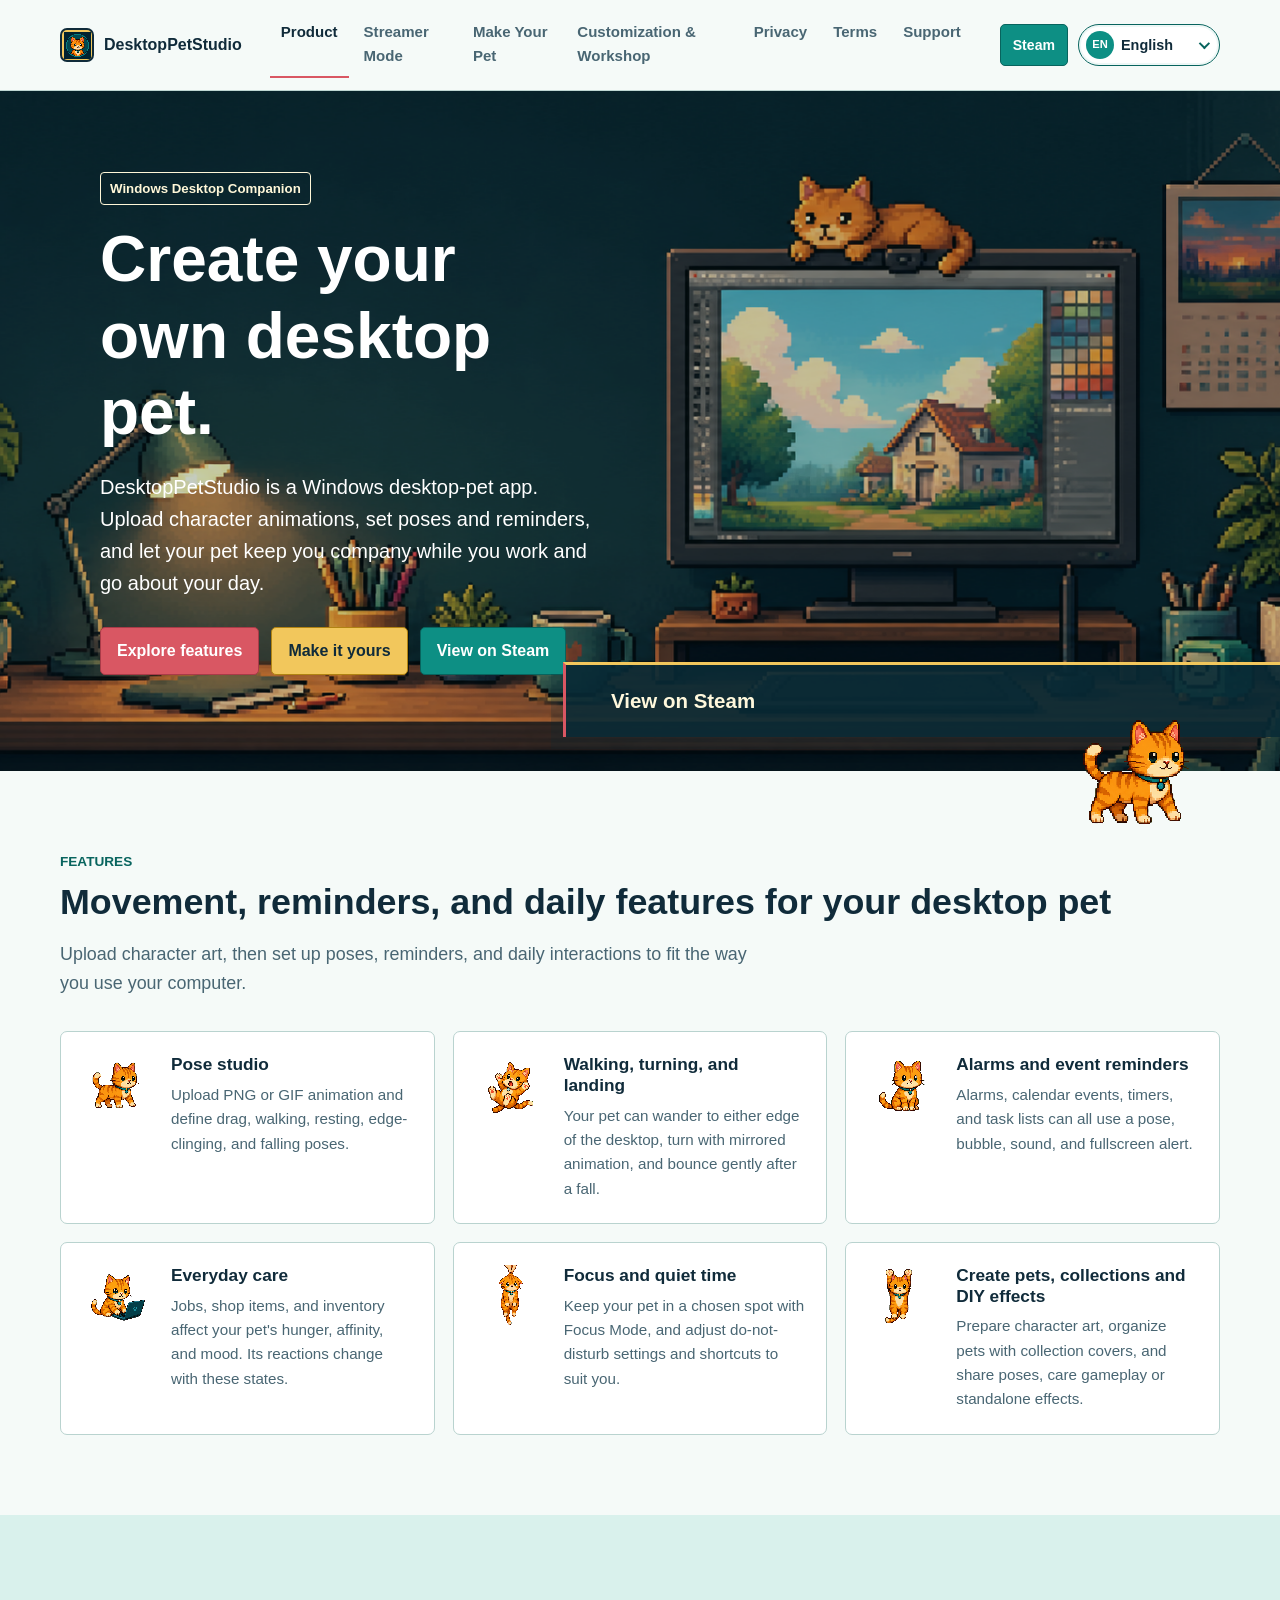
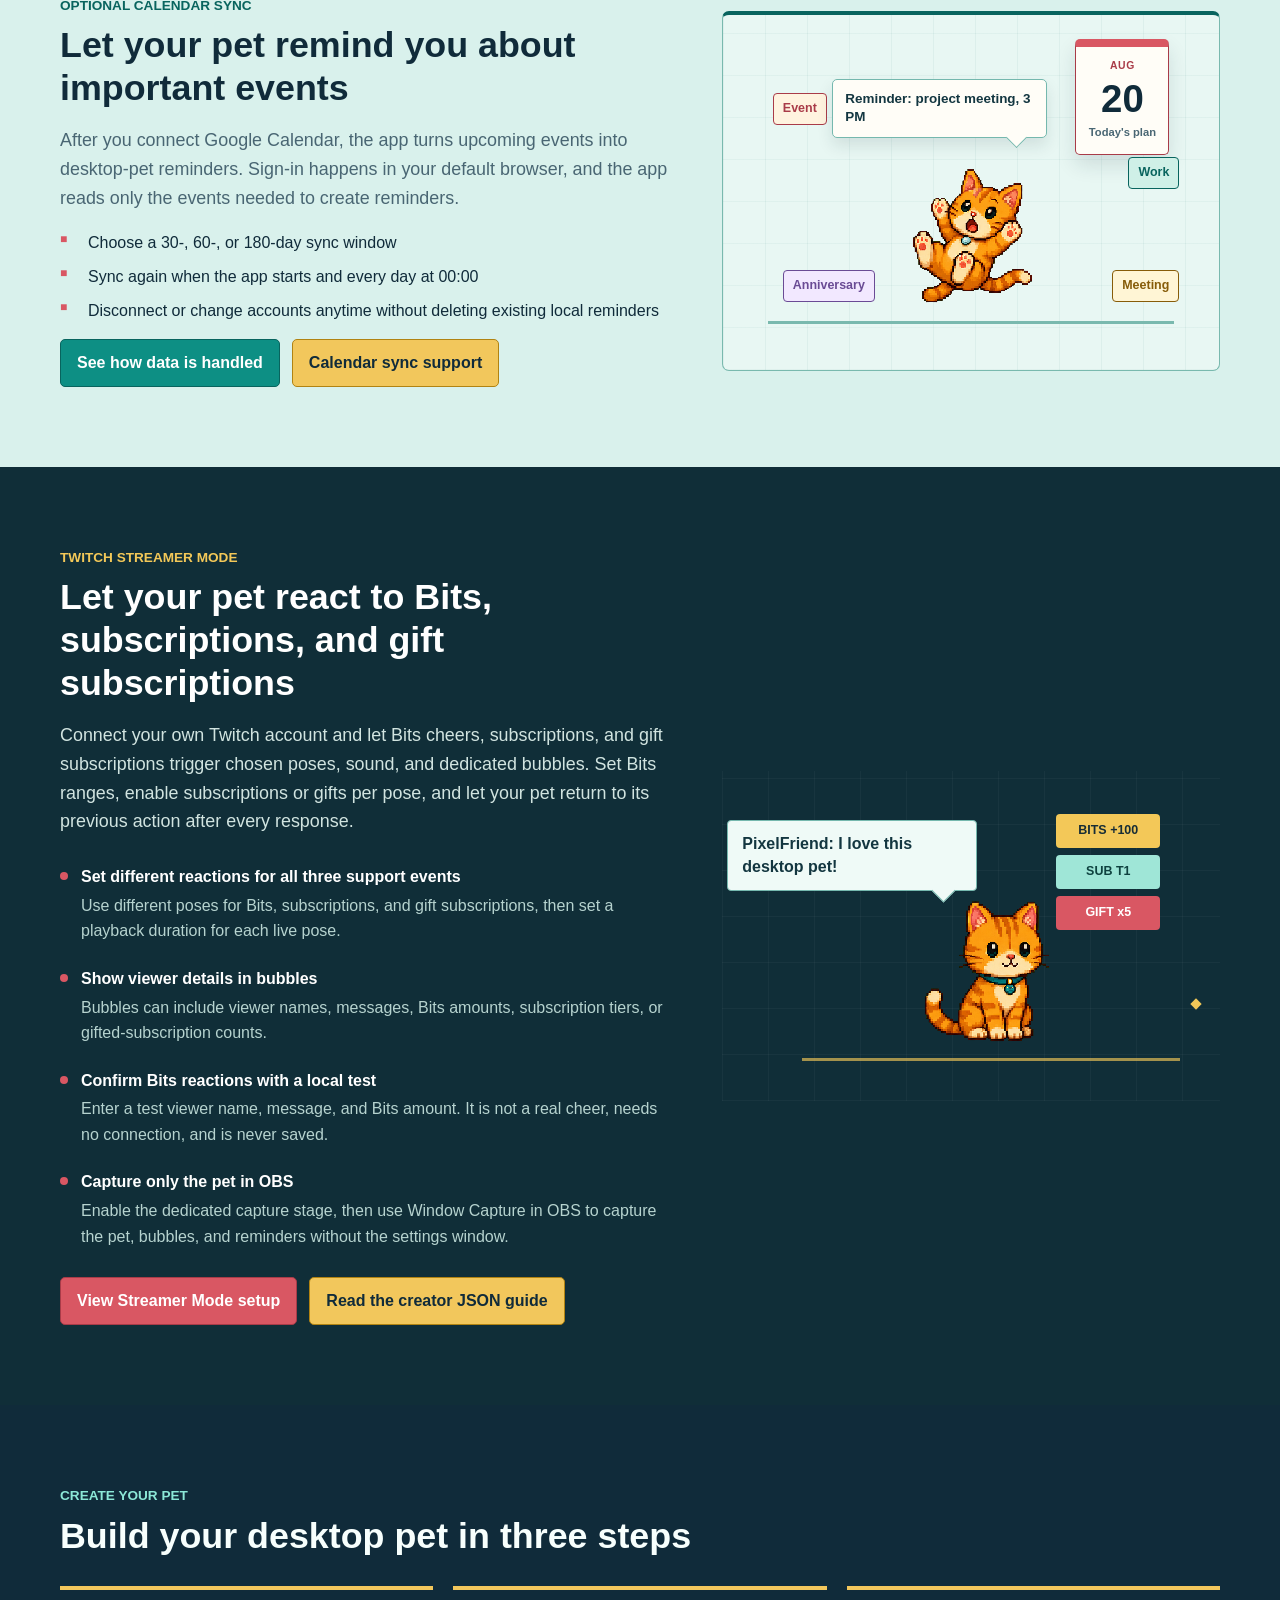
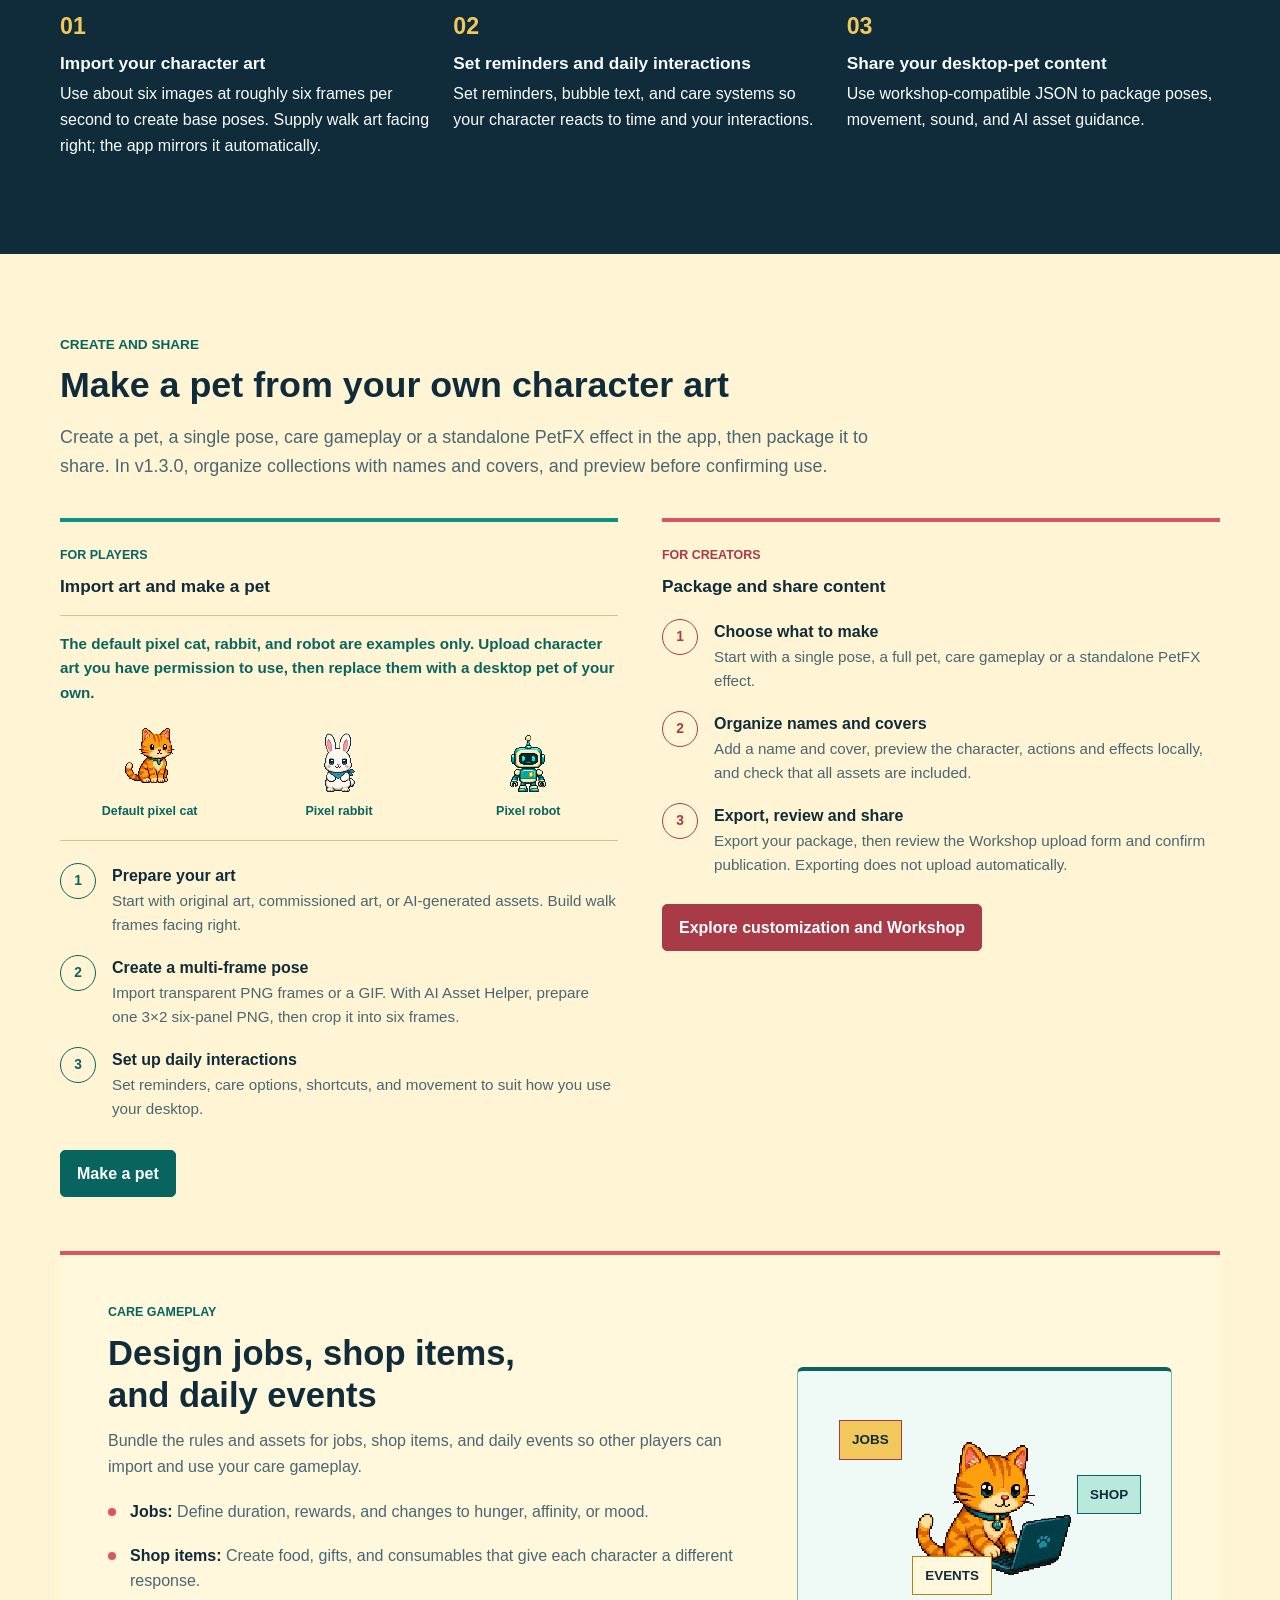
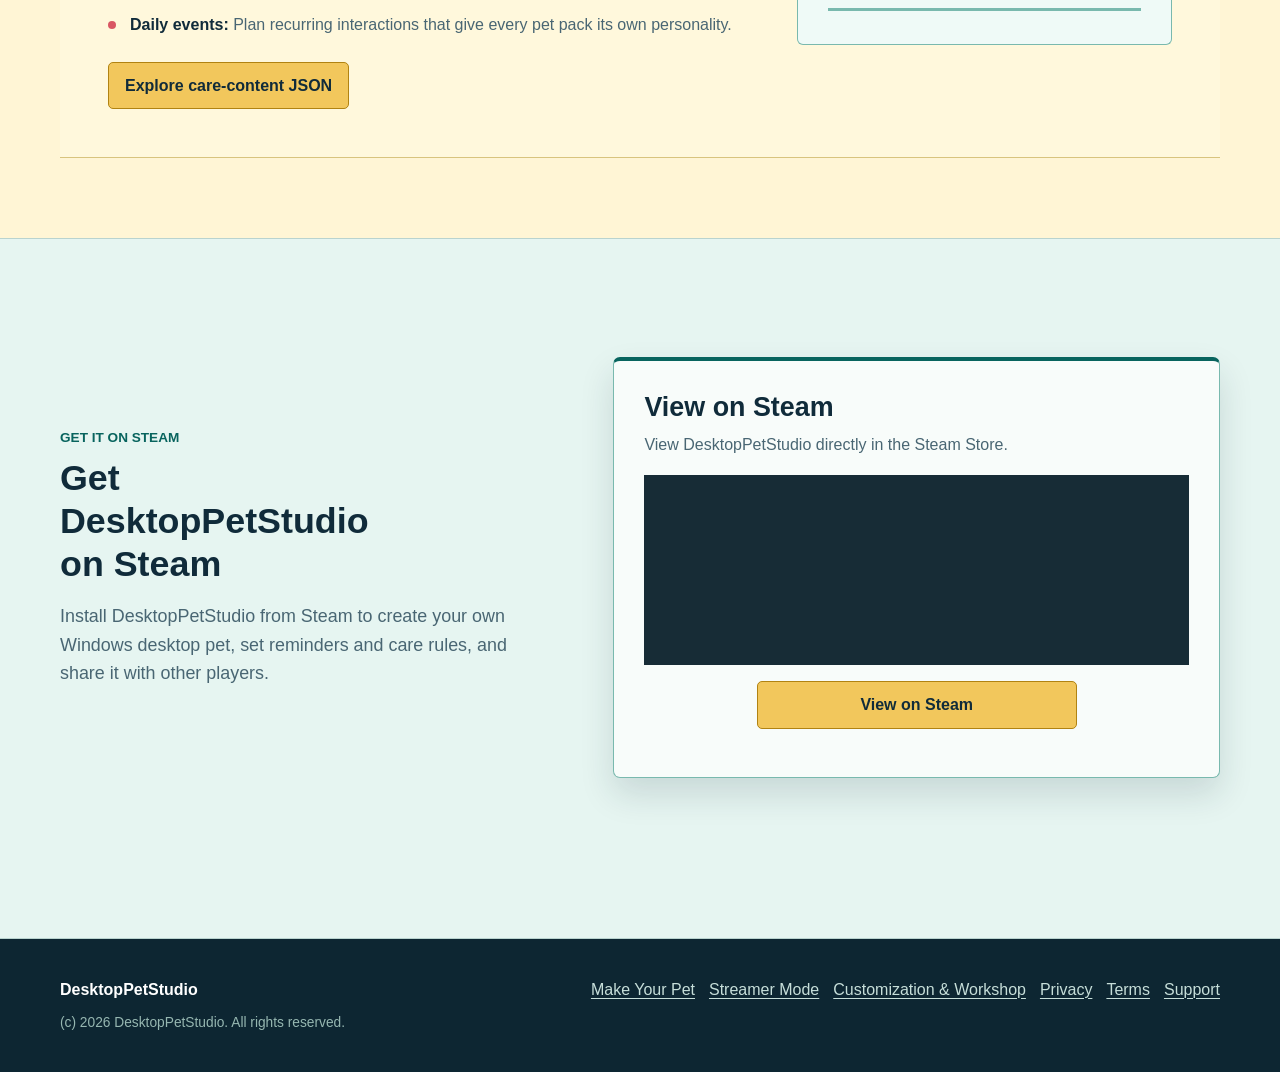
<file: index.html>
<!doctype html>
<html lang="zh-Hant">
<head>
  <meta charset="utf-8">
  <!-- Google tag (gtag.js) -->
  <script async src="https://www.googletagmanager.com/gtag/js?id=G-77XW5XVXXJ"></script>
  <script>
    window.dataLayer = window.dataLayer || [];
    function gtag(){dataLayer.push(arguments);}
    gtag('js', new Date());
    gtag('config', 'G-77XW5XVXXJ');
  </script>
  <meta name="viewport" content="width=device-width, initial-scale=1">
  <meta name="description" content="DesktopPetStudio 是 Windows 桌面寵物應用程式，可自訂姿勢動畫、設定提醒與照顧玩法，並讓 Twitch Bits、訂閱、贈送訂閱觸發直播互動。創作者也能分享工作、商城與日常事件玩法。">
  <meta name="theme-color" content="#0d8f84">
  <meta name="robots" content="index, follow">
  <meta property="og:type" content="website">
  <meta property="og:site_name" content="DesktopPetStudio">
  <meta property="og:locale" content="zh_TW">
  <meta property="og:locale:alternate" content="zh_CN">
  <meta property="og:locale:alternate" content="en_US">
  <meta property="og:title" content="DesktopPetStudio | 自訂你的桌面寵物">
  <meta property="og:description" content="用自己的角色素材建立姿勢動畫、提醒與日常互動；也能用 Twitch Bits、訂閱與贈送訂閱觸發桌寵反應，並在 OBS 單獨擷取桌寵與氣泡。">
  <meta property="og:url" content="https://www.desktoppetstudio.com/">
  <meta property="og:image" content="https://www.desktoppetstudio.com/assets/images/hero-pixel-studio.png">
  <meta property="og:image:alt" content="DesktopPetStudio customizable Windows desktop pet studio">
  <meta name="twitter:card" content="summary_large_image">
  <meta name="twitter:title" content="DesktopPetStudio | 自訂你的桌面寵物">
  <meta name="twitter:description" content="用自己的角色素材建立姿勢動畫、提醒與日常互動；也能用 Twitch Bits、訂閱與贈送訂閱觸發桌寵反應，並在 OBS 單獨擷取桌寵與氣泡。">
  <meta name="twitter:image" content="https://www.desktoppetstudio.com/assets/images/hero-pixel-studio.png">
  <meta name="twitter:image:alt" content="DesktopPetStudio customizable Windows desktop pet studio">
  <link rel="canonical" href="https://www.desktoppetstudio.com/">
  <meta name="application-name" content="DesktopPetStudio">
  <link rel="preload" as="image" href="assets/images/hero-pixel-studio-wide.png" fetchpriority="high">
  <title>DesktopPetStudio | 自訂你的桌面寵物</title>
  <link rel="icon" href="assets/images/app-icon.png" type="image/png">
  <link rel="stylesheet" href="assets/css/site.css?v=20261029-01">
  <script src="site.config.js"></script>
  <script src="assets/js/site.js?v=20261028-01" defer></script>
  <script type="application/ld+json">
  {
    "@context": "https://schema.org",
    "@graph": [
      {
        "@type": "WebSite",
        "@id": "https://www.desktoppetstudio.com/#website",
        "name": "DesktopPetStudio",
        "url": "https://www.desktoppetstudio.com/",
        "inLanguage": ["zh-Hant", "zh-Hans", "en"]
      },
      {
        "@type": "SoftwareApplication",
        "@id": "https://www.desktoppetstudio.com/#software",
        "name": "DesktopPetStudio",
        "applicationCategory": "UtilitiesApplication",
        "operatingSystem": "Windows",
        "description": "A customizable Windows desktop-pet creation and reminder application with multi-frame poses, care features, Twitch Bits, subscriptions, and gift subscription reactions, OBS pet capture, and Workshop creator content.",
        "url": "https://www.desktoppetstudio.com/",
        "image": "https://www.desktoppetstudio.com/assets/images/hero-pixel-studio.png",
        "isPartOf": { "@id": "https://www.desktoppetstudio.com/#website" },
        "inLanguage": ["zh-Hant", "zh-Hans", "en"]
      }
    ]
  }
  </script>
</head>
<body class="home-page">
  <a class="skip-link" href="#main" data-i18n="skip">跳至主要內容</a>
  <header class="site-header">
    <a class="brand" href="index.html" aria-label="DesktopPetStudio home">
      <span class="brand-mark"><img src="assets/images/app-icon.png" alt=""></span>
      <span>DesktopPetStudio</span>
    </a>
    <nav class="main-nav" id="primary-nav" aria-label="Primary navigation">
      <a href="index.html" aria-current="page" data-i18n="product">產品介紹</a>
      <a href="streamer-mode.html" data-i18n="streamer">實況模式</a>
      <a href="make-your-pet.html" data-i18n="createPet">製作專屬桌寵</a>
      <a href="creator-json.html" data-i18n="workshop">自訂與工作坊</a>
      <a href="privacy.html" data-i18n="privacy">隱私權政策</a>
      <a href="terms.html" data-i18n="terms">使用條款</a>
      <a href="support.html" data-i18n="support">支援資訊</a>
    </nav>
    <div class="header-actions">
      <a class="header-download" href="https://store.steampowered.com/app/5069160/__DesktopPetStudio/" target="_blank" rel="noopener noreferrer" data-i18n="download">Steam</a>
      <label class="sr-only" for="language" data-i18n="language">語言</label>
      <select class="language-select" id="language" aria-label="Language">
        <option value="zh-Hant">繁體中文</option>
        <option value="zh-Hans">简体中文</option>
        <option value="en">English</option>
      </select>
      <button class="menu-toggle" type="button" aria-controls="primary-nav" aria-expanded="false" aria-label="開啟導覽選單" data-i18n-aria="menu">&#8801;</button>
    </div>
  </header>

  <main id="main">
    <section class="hero">
      <div class="hero-content" data-lang-content="zh-Hant">
        <span class="eyebrow">Windows Desktop Companion</span>
        <h1>做出專屬於你的桌面寵物。</h1>
        <p class="hero-copy">DesktopPetStudio 是 Windows 桌面寵物應用程式。上傳角色動畫、設定動作與提醒，讓桌寵陪你工作和生活。</p>
        <div class="hero-actions"><a class="button button-primary" href="#features">探索功能</a><a class="button button-secondary" href="#workshop">打造你的桌寵</a><a class="button button-steam" href="https://store.steampowered.com/app/5069160/__DesktopPetStudio/" target="_blank" rel="noopener noreferrer">前往 Steam</a></div>
      </div>
      <div class="hero-content" data-lang-content="zh-Hans" hidden>
        <span class="eyebrow">Windows Desktop Companion</span>
        <h1>做出专属于你的桌面宠物。</h1>
        <p class="hero-copy">DesktopPetStudio 是 Windows 桌面宠物应用程序。上传角色动画、设置动作与提醒，让桌宠陪你工作和生活。</p>
        <div class="hero-actions"><a class="button button-primary" href="#features">探索功能</a><a class="button button-secondary" href="#workshop">打造你的桌宠</a><a class="button button-steam" href="https://store.steampowered.com/app/5069160/__DesktopPetStudio/" target="_blank" rel="noopener noreferrer">前往 Steam</a></div>
      </div>
      <div class="hero-content" data-lang-content="en" hidden>
        <span class="eyebrow">Windows Desktop Companion</span>
        <h1>Create your own desktop pet.</h1>
        <p class="hero-copy">DesktopPetStudio is a Windows desktop-pet app. Upload character animations, set poses and reminders, and let your pet keep you company while you work and go about your day.</p>
        <div class="hero-actions"><a class="button button-primary" href="#features">Explore features</a><a class="button button-secondary" href="#workshop">Make it yours</a><a class="button button-steam" href="https://store.steampowered.com/app/5069160/__DesktopPetStudio/" target="_blank" rel="noopener noreferrer">View on Steam</a></div>
      </div>
      <a class="hero-launch-strip" href="https://store.steampowered.com/app/5069160/__DesktopPetStudio/" target="_blank" rel="noopener noreferrer" aria-label="View DesktopPetStudio on Steam">
        <span class="hero-launch-date" data-launch-state data-lang-content="zh-Hant">Steam 預計發行日期：09 / 08</span>
        <span class="hero-launch-date" data-launch-state data-lang-content="zh-Hans" hidden>Steam 预计发行日期：09 / 08</span>
        <span class="hero-launch-date" data-launch-state data-lang-content="en" hidden>Planned Steam release: 09 / 08</span>
        <span class="hero-launch-discount" data-lang-content="zh-Hant">首發 -30% 優惠</span>
        <span class="hero-launch-discount" data-lang-content="zh-Hans" hidden>首发 -30% 优惠</span>
        <span class="hero-launch-discount" data-lang-content="en" hidden>Launch -30% Off</span>
      </a>
    </section>

    <div class="hero-pet" aria-hidden="true">
      <span class="hero-pixel hero-pixel-one"></span>
      <span class="hero-pixel hero-pixel-two"></span>
      <span class="hero-pixel hero-pixel-three"></span>
      <span class="hero-pixel hero-pixel-four"></span>
      <div class="hero-pet-stage">
        <img class="hero-pet-frame hero-pet-frame-01" src="assets/images/hero-walk/walk_01.png" alt="">
        <img class="hero-pet-frame hero-pet-frame-02" src="assets/images/hero-walk/walk_02.png" alt="">
        <img class="hero-pet-frame hero-pet-frame-03" src="assets/images/hero-walk/walk_03.png" alt="">
        <img class="hero-pet-frame hero-pet-frame-04" src="assets/images/hero-walk/walk_04.png" alt="">
        <img class="hero-pet-frame hero-pet-frame-05" src="assets/images/hero-walk/walk_05.png" alt="">
        <img class="hero-pet-frame hero-pet-frame-06" src="assets/images/hero-walk/walk_06.png" alt="">
      </div>
    </div>

    <section class="section" id="features">
      <div class="section-inner" data-lang-content="zh-Hant">
        <p class="section-kicker">FEATURES</p>
        <h2>桌寵需要的動作、提醒與日常功能</h2>
        <p class="lead">上傳角色素材後，就能設定動作、提醒和日常互動，讓桌寵配合你的使用習慣。</p>
        <div class="feature-grid">
          <article class="feature-card"><div class="pose-animation pose-animation-walk" role="img" aria-label="像素貓走路姿勢"><img src="assets/images/pose-animations/walk/walk_01.png" alt=""><img src="assets/images/pose-animations/walk/walk_02.png" alt=""><img src="assets/images/pose-animations/walk/walk_03.png" alt=""><img src="assets/images/pose-animations/walk/walk_04.png" alt=""><img src="assets/images/pose-animations/walk/walk_05.png" alt=""><img src="assets/images/pose-animations/walk/walk_06.png" alt=""></div><div><h3>姿勢工作台</h3><p>上傳 PNG 或 GIF 動畫，設定拖曳、走動、休息、攀附與下墜等姿勢。</p></div></article>
          <article class="feature-card"><div class="pose-animation pose-animation-fall" role="img" aria-label="像素貓下墜姿勢"><img src="assets/images/pose-animations/fall/fall_01.png" alt=""><img src="assets/images/pose-animations/fall/fall_02.png" alt=""><img src="assets/images/pose-animations/fall/fall_03.png" alt=""><img src="assets/images/pose-animations/fall/fall_04.png" alt=""><img src="assets/images/pose-animations/fall/fall_05.png" alt=""><img src="assets/images/pose-animations/fall/fall_06.png" alt=""></div><div><h3>走動、轉向與落地</h3><p>桌寵可隨機走到桌面左右邊界，轉向時會自動鏡像；掉落後還會輕輕彈跳。</p></div></article>
          <article class="feature-card"><div class="pose-animation pose-animation-idle" role="img" aria-label="像素貓原地休息姿勢"><img src="assets/images/pose-animations/idle/idle_01.png" alt=""><img src="assets/images/pose-animations/idle/idle_02.png" alt=""><img src="assets/images/pose-animations/idle/idle_03.png" alt=""><img src="assets/images/pose-animations/idle/idle_04.png" alt=""><img src="assets/images/pose-animations/idle/idle_05.png" alt=""><img src="assets/images/pose-animations/idle/idle_06.png" alt=""></div><div><h3>鬧鐘與行程提醒</h3><p>鬧鐘、行事曆、倒數計時與任務清單，都能搭配姿勢、氣泡、音效與全螢幕提醒。</p></div></article>
          <article class="feature-card"><div class="pose-animation pose-animation-focus" role="img" aria-label="像素貓專注姿勢"><img src="assets/images/pose-animations/focus/focus_01.png" alt=""><img src="assets/images/pose-animations/focus/focus_02.png" alt=""><img src="assets/images/pose-animations/focus/focus_03.png" alt=""><img src="assets/images/pose-animations/focus/focus_04.png" alt=""><img src="assets/images/pose-animations/focus/focus_05.png" alt=""><img src="assets/images/pose-animations/focus/focus_06.png" alt=""></div><div><h3>照顧日常</h3><p>透過工作、商城與背包調整桌寵的飽食度、親合度與心情，桌寵會依狀態做出不同回應。</p></div></article>
          <article class="feature-card"><div class="pose-animation pose-animation-drag" role="img" aria-label="左鍵提起像素貓姿勢"><img src="assets/images/pose-animations/drag/drag_01.png" alt=""><img src="assets/images/pose-animations/drag/drag_02.png" alt=""><img src="assets/images/pose-animations/drag/drag_03.png" alt=""><img src="assets/images/pose-animations/drag/drag_04.png" alt=""><img src="assets/images/pose-animations/drag/drag_05.png" alt=""><img src="assets/images/pose-animations/drag/drag_06.png" alt=""></div><div><h3>專注與免打擾</h3><p>固定專注模式讓桌寵停在指定位置，也可搭配免打擾與快捷鍵設定。</p></div></article>
          <article class="feature-card"><div class="pose-animation pose-animation-screen-top" role="img" aria-label="像素貓攀附螢幕姿勢"><img src="assets/images/pose-animations/screen_top/screen_top_01.png" alt=""><img src="assets/images/pose-animations/screen_top/screen_top_02.png" alt=""><img src="assets/images/pose-animations/screen_top/screen_top_03.png" alt=""><img src="assets/images/pose-animations/screen_top/screen_top_04.png" alt=""><img src="assets/images/pose-animations/screen_top/screen_top_05.png" alt=""><img src="assets/images/pose-animations/screen_top/screen_top_06.png" alt=""></div><div><h3>角色創作、收藏與 DIY 特效</h3><p>準備角色素材，整理桌寵收藏與封面，製作姿勢、照顧玩法或獨立特效，再打包分享。</p></div></article>
        </div>
      </div>
      <div class="section-inner" data-lang-content="zh-Hans" hidden>
        <p class="section-kicker">FEATURES</p>
        <h2>桌宠需要的动作、提醒与日常功能</h2>
        <p class="lead">上传角色素材后，就能设置动作、提醒和日常互动，让桌宠配合你的使用习惯。</p>
        <div class="feature-grid">
          <article class="feature-card"><div class="pose-animation pose-animation-walk" role="img" aria-label="像素猫走路姿势"><img src="assets/images/pose-animations/walk/walk_01.png" alt=""><img src="assets/images/pose-animations/walk/walk_02.png" alt=""><img src="assets/images/pose-animations/walk/walk_03.png" alt=""><img src="assets/images/pose-animations/walk/walk_04.png" alt=""><img src="assets/images/pose-animations/walk/walk_05.png" alt=""><img src="assets/images/pose-animations/walk/walk_06.png" alt=""></div><div><h3>姿势工作台</h3><p>上传 PNG 或 GIF 动画，设置拖曳、走动、休息、攀附与下坠等姿势。</p></div></article>
          <article class="feature-card"><div class="pose-animation pose-animation-fall" role="img" aria-label="像素猫下坠姿势"><img src="assets/images/pose-animations/fall/fall_01.png" alt=""><img src="assets/images/pose-animations/fall/fall_02.png" alt=""><img src="assets/images/pose-animations/fall/fall_03.png" alt=""><img src="assets/images/pose-animations/fall/fall_04.png" alt=""><img src="assets/images/pose-animations/fall/fall_05.png" alt=""><img src="assets/images/pose-animations/fall/fall_06.png" alt=""></div><div><h3>走动、转向与落地</h3><p>桌宠可随机走到桌面左右边界，转向时会自动镜像；掉落后还会轻轻弹跳。</p></div></article>
          <article class="feature-card"><div class="pose-animation pose-animation-idle" role="img" aria-label="像素猫原地休息姿势"><img src="assets/images/pose-animations/idle/idle_01.png" alt=""><img src="assets/images/pose-animations/idle/idle_02.png" alt=""><img src="assets/images/pose-animations/idle/idle_03.png" alt=""><img src="assets/images/pose-animations/idle/idle_04.png" alt=""><img src="assets/images/pose-animations/idle/idle_05.png" alt=""><img src="assets/images/pose-animations/idle/idle_06.png" alt=""></div><div><h3>闹钟与日程提醒</h3><p>闹钟、日历、倒数计时与任务清单，都能搭配姿势、气泡、音效与全屏提醒。</p></div></article>
          <article class="feature-card"><div class="pose-animation pose-animation-focus" role="img" aria-label="像素猫专注姿势"><img src="assets/images/pose-animations/focus/focus_01.png" alt=""><img src="assets/images/pose-animations/focus/focus_02.png" alt=""><img src="assets/images/pose-animations/focus/focus_03.png" alt=""><img src="assets/images/pose-animations/focus/focus_04.png" alt=""><img src="assets/images/pose-animations/focus/focus_05.png" alt=""><img src="assets/images/pose-animations/focus/focus_06.png" alt=""></div><div><h3>照顾日常</h3><p>通过工作、商城与背包调整桌宠的饱食度、亲合度与心情，桌宠会根据状态做出不同回应。</p></div></article>
          <article class="feature-card"><div class="pose-animation pose-animation-drag" role="img" aria-label="左键提起像素猫姿势"><img src="assets/images/pose-animations/drag/drag_01.png" alt=""><img src="assets/images/pose-animations/drag/drag_02.png" alt=""><img src="assets/images/pose-animations/drag/drag_03.png" alt=""><img src="assets/images/pose-animations/drag/drag_04.png" alt=""><img src="assets/images/pose-animations/drag/drag_05.png" alt=""><img src="assets/images/pose-animations/drag/drag_06.png" alt=""></div><div><h3>专注与免打扰</h3><p>固定专注模式让桌宠停在指定位置，也可搭配免打扰与快捷键设置。</p></div></article>
          <article class="feature-card"><div class="pose-animation pose-animation-screen-top" role="img" aria-label="像素猫攀附屏幕姿势"><img src="assets/images/pose-animations/screen_top/screen_top_01.png" alt=""><img src="assets/images/pose-animations/screen_top/screen_top_02.png" alt=""><img src="assets/images/pose-animations/screen_top/screen_top_03.png" alt=""><img src="assets/images/pose-animations/screen_top/screen_top_04.png" alt=""><img src="assets/images/pose-animations/screen_top/screen_top_05.png" alt=""><img src="assets/images/pose-animations/screen_top/screen_top_06.png" alt=""></div><div><h3>角色创作、收藏与 DIY 特效</h3><p>准备角色素材，整理桌宠收藏与封面，制作姿势、照顾玩法或独立特效，再打包分享。</p></div></article>
        </div>
      </div>
      <div class="section-inner" data-lang-content="en" hidden>
        <p class="section-kicker">FEATURES</p>
        <h2>Movement, reminders, and daily features for your desktop pet</h2>
        <p class="lead">Upload character art, then set up poses, reminders, and daily interactions to fit the way you use your computer.</p>
        <div class="feature-grid">
          <article class="feature-card"><div class="pose-animation pose-animation-walk" role="img" aria-label="Pixel cat walking pose"><img src="assets/images/pose-animations/walk/walk_01.png" alt=""><img src="assets/images/pose-animations/walk/walk_02.png" alt=""><img src="assets/images/pose-animations/walk/walk_03.png" alt=""><img src="assets/images/pose-animations/walk/walk_04.png" alt=""><img src="assets/images/pose-animations/walk/walk_05.png" alt=""><img src="assets/images/pose-animations/walk/walk_06.png" alt=""></div><div><h3>Pose studio</h3><p>Upload PNG or GIF animation and define drag, walking, resting, edge-clinging, and falling poses.</p></div></article>
          <article class="feature-card"><div class="pose-animation pose-animation-fall" role="img" aria-label="Pixel cat falling pose"><img src="assets/images/pose-animations/fall/fall_01.png" alt=""><img src="assets/images/pose-animations/fall/fall_02.png" alt=""><img src="assets/images/pose-animations/fall/fall_03.png" alt=""><img src="assets/images/pose-animations/fall/fall_04.png" alt=""><img src="assets/images/pose-animations/fall/fall_05.png" alt=""><img src="assets/images/pose-animations/fall/fall_06.png" alt=""></div><div><h3>Walking, turning, and landing</h3><p>Your pet can wander to either edge of the desktop, turn with mirrored animation, and bounce gently after a fall.</p></div></article>
          <article class="feature-card"><div class="pose-animation pose-animation-idle" role="img" aria-label="Pixel cat idle pose"><img src="assets/images/pose-animations/idle/idle_01.png" alt=""><img src="assets/images/pose-animations/idle/idle_02.png" alt=""><img src="assets/images/pose-animations/idle/idle_03.png" alt=""><img src="assets/images/pose-animations/idle/idle_04.png" alt=""><img src="assets/images/pose-animations/idle/idle_05.png" alt=""><img src="assets/images/pose-animations/idle/idle_06.png" alt=""></div><div><h3>Alarms and event reminders</h3><p>Alarms, calendar events, timers, and task lists can all use a pose, bubble, sound, and fullscreen alert.</p></div></article>
          <article class="feature-card"><div class="pose-animation pose-animation-focus" role="img" aria-label="Pixel cat focus pose"><img src="assets/images/pose-animations/focus/focus_01.png" alt=""><img src="assets/images/pose-animations/focus/focus_02.png" alt=""><img src="assets/images/pose-animations/focus/focus_03.png" alt=""><img src="assets/images/pose-animations/focus/focus_04.png" alt=""><img src="assets/images/pose-animations/focus/focus_05.png" alt=""><img src="assets/images/pose-animations/focus/focus_06.png" alt=""></div><div><h3>Everyday care</h3><p>Jobs, shop items, and inventory affect your pet's hunger, affinity, and mood. Its reactions change with these states.</p></div></article>
          <article class="feature-card"><div class="pose-animation pose-animation-drag" role="img" aria-label="Pixel cat lifted by the left mouse button"><img src="assets/images/pose-animations/drag/drag_01.png" alt=""><img src="assets/images/pose-animations/drag/drag_02.png" alt=""><img src="assets/images/pose-animations/drag/drag_03.png" alt=""><img src="assets/images/pose-animations/drag/drag_04.png" alt=""><img src="assets/images/pose-animations/drag/drag_05.png" alt=""><img src="assets/images/pose-animations/drag/drag_06.png" alt=""></div><div><h3>Focus and quiet time</h3><p>Keep your pet in a chosen spot with Focus Mode, and adjust do-not-disturb settings and shortcuts to suit you.</p></div></article>
          <article class="feature-card"><div class="pose-animation pose-animation-screen-top" role="img" aria-label="Pixel cat clinging to a screen"><img src="assets/images/pose-animations/screen_top/screen_top_01.png" alt=""><img src="assets/images/pose-animations/screen_top/screen_top_02.png" alt=""><img src="assets/images/pose-animations/screen_top/screen_top_03.png" alt=""><img src="assets/images/pose-animations/screen_top/screen_top_04.png" alt=""><img src="assets/images/pose-animations/screen_top/screen_top_05.png" alt=""><img src="assets/images/pose-animations/screen_top/screen_top_06.png" alt=""></div><div><h3>Create pets, collections and DIY effects</h3><p>Prepare character art, organize pets with collection covers, and share poses, care gameplay or standalone effects.</p></div></article>
        </div>
      </div>
    </section>

    <section class="section section-soft">
      <div class="section-inner split" data-lang-content="zh-Hant">
        <div><p class="section-kicker">OPTIONAL CALENDAR SYNC</p><h2>讓桌寵提醒你的重要行程</h2><p class="lead">連接 Google Calendar 後，程式會把近期行程建立成桌寵提醒。登入會在預設瀏覽器完成，程式只讀取建立提醒需要的行事曆事件。</p><ul class="check-list"><li>可選擇同步近 30、60 或 180 天</li><li>啟動程式與每日 00:00 會再次同步</li><li>可隨時中斷連線或切換帳號，既有本機提醒不會被刪除</li></ul><div class="button-row"><a class="button button-teal" href="privacy.html">閱讀資料處理方式</a><a class="button button-secondary" href="support.html">查看同步支援</a></div></div>
        <figure class="reminder-scene" role="img" aria-label="桌寵提醒活動、工作、會議與紀念日的情境"><div class="reminder-calendar-card" aria-hidden="true"><small>8 月</small><b>20</b><span>今日行程</span></div><span class="reminder-tag reminder-tag-event">活動</span><span class="reminder-tag reminder-tag-work">工作</span><span class="reminder-tag reminder-tag-meeting">會議</span><span class="reminder-tag reminder-tag-anniversary">紀念日</span><span class="reminder-bubble">提醒：下午 3:00 專案會議</span><div class="pose-animation pose-animation-fall reminder-pet" aria-hidden="true"><img src="assets/images/pose-animations/fall/fall_01.png" alt=""><img src="assets/images/pose-animations/fall/fall_02.png" alt=""><img src="assets/images/pose-animations/fall/fall_03.png" alt=""><img src="assets/images/pose-animations/fall/fall_04.png" alt=""><img src="assets/images/pose-animations/fall/fall_05.png" alt=""><img src="assets/images/pose-animations/fall/fall_06.png" alt=""></div></figure>
      </div>
      <div class="section-inner split" data-lang-content="zh-Hans" hidden>
        <div><p class="section-kicker">OPTIONAL CALENDAR SYNC</p><h2>让桌宠提醒你的重要日程</h2><p class="lead">连接 Google Calendar 后，程序会把近期日程建立成桌宠提醒。登录会在默认浏览器完成，程序只读取建立提醒需要的日历事件。</p><ul class="check-list"><li>可选择同步近 30、60 或 180 天</li><li>启动程序与每日 00:00 会再次同步</li><li>可随时断开连接或切换账号，既有本地提醒不会被删除</li></ul><div class="button-row"><a class="button button-teal" href="privacy.html">阅读数据处理方式</a><a class="button button-secondary" href="support.html">查看同步支持</a></div></div>
        <figure class="reminder-scene" role="img" aria-label="桌宠提醒活动、工作、会议与纪念日的情境"><div class="reminder-calendar-card" aria-hidden="true"><small>8 月</small><b>20</b><span>今日行程</span></div><span class="reminder-tag reminder-tag-event">活动</span><span class="reminder-tag reminder-tag-work">工作</span><span class="reminder-tag reminder-tag-meeting">会议</span><span class="reminder-tag reminder-tag-anniversary">纪念日</span><span class="reminder-bubble">提醒：下午 3:00 项目会议</span><div class="pose-animation pose-animation-fall reminder-pet" aria-hidden="true"><img src="assets/images/pose-animations/fall/fall_01.png" alt=""><img src="assets/images/pose-animations/fall/fall_02.png" alt=""><img src="assets/images/pose-animations/fall/fall_03.png" alt=""><img src="assets/images/pose-animations/fall/fall_04.png" alt=""><img src="assets/images/pose-animations/fall/fall_05.png" alt=""><img src="assets/images/pose-animations/fall/fall_06.png" alt=""></div></figure>
      </div>
      <div class="section-inner split" data-lang-content="en" hidden>
        <div><p class="section-kicker">OPTIONAL CALENDAR SYNC</p><h2>Let your pet remind you about important events</h2><p class="lead">After you connect Google Calendar, the app turns upcoming events into desktop-pet reminders. Sign-in happens in your default browser, and the app reads only the events needed to create reminders.</p><ul class="check-list"><li>Choose a 30-, 60-, or 180-day sync window</li><li>Sync again when the app starts and every day at 00:00</li><li>Disconnect or change accounts anytime without deleting existing local reminders</li></ul><div class="button-row"><a class="button button-teal" href="privacy.html">See how data is handled</a><a class="button button-secondary" href="support.html">Calendar sync support</a></div></div>
        <figure class="reminder-scene" role="img" aria-label="Desktop pet reminding you about events, work, meetings, and anniversaries"><div class="reminder-calendar-card" aria-hidden="true"><small>AUG</small><b>20</b><span>Today's plan</span></div><span class="reminder-tag reminder-tag-event">Event</span><span class="reminder-tag reminder-tag-work">Work</span><span class="reminder-tag reminder-tag-meeting">Meeting</span><span class="reminder-tag reminder-tag-anniversary">Anniversary</span><span class="reminder-bubble">Reminder: project meeting, 3 PM</span><div class="pose-animation pose-animation-fall reminder-pet" aria-hidden="true"><img src="assets/images/pose-animations/fall/fall_01.png" alt=""><img src="assets/images/pose-animations/fall/fall_02.png" alt=""><img src="assets/images/pose-animations/fall/fall_03.png" alt=""><img src="assets/images/pose-animations/fall/fall_04.png" alt=""><img src="assets/images/pose-animations/fall/fall_05.png" alt=""><img src="assets/images/pose-animations/fall/fall_06.png" alt=""></div></figure>
      </div>
    </section>

    <section class="section section-dark streamer-section" id="streamer-mode">
      <div class="section-inner split streamer-layout" data-lang-content="zh-Hant">
        <div><p class="section-kicker">TWITCH 實況主模式</p><h2>讓桌寵回應 Bits、訂閱與贈送訂閱</h2><p class="lead">連接你自己的 Twitch 後，觀眾送出的 Bits、一般訂閱與贈送訂閱都能觸發指定姿勢、音效與專屬氣泡。Bits 可設定金額區間；訂閱與贈送訂閱可在每個姿勢分別開啟，結束後桌寵會自動回到原本動作。</p><ul class="streamer-points"><li><strong>為三種支持事件設定不同反應</strong><span>用不同姿勢回應 Bits、一般訂閱或贈送訂閱，並為每個直播姿勢設定播放秒數。</span></li><li><strong>在氣泡顯示觀眾資訊</strong><span>氣泡可帶入觀眾暱稱、訊息、Bits 金額、訂閱層級或贈送數量。</span></li><li><strong>先用本機測試 Bits 效果</strong><span>直接填入測試暱稱、訊息和 Bits；不會真的斗內、不需先連線，也不會保存測試事件。</span></li><li><strong>搭配 OBS 只擷取桌寵</strong><span>啟用專用擷取舞台後，可在 OBS 視窗擷取桌寵、氣泡與提醒，不會擷取設定視窗。</span></li></ul><div class="button-row"><a class="button button-primary" href="streamer-mode.html">查看實況模式設定教學</a><a class="button button-secondary" href="creator-json.html">查看創作者 JSON 指南</a></div></div>
        <div class="streamer-scene" aria-hidden="true"><div class="streamer-event-stack"><span class="streamer-chip streamer-chip-bits">BITS +100</span><span class="streamer-chip streamer-chip-sub">訂閱 T1</span><span class="streamer-chip streamer-chip-gift">贈訂 x5</span></div><span class="streamer-bubble">PixelFriend：好喜歡這隻桌寵！</span><div class="pose-animation streamer-pet"><img src="assets/images/pose-animations/idle/idle_01.png" alt=""><img src="assets/images/pose-animations/idle/idle_02.png" alt=""><img src="assets/images/pose-animations/idle/idle_03.png" alt=""><img src="assets/images/pose-animations/idle/idle_04.png" alt=""><img src="assets/images/pose-animations/idle/idle_05.png" alt=""><img src="assets/images/pose-animations/idle/idle_06.png" alt=""></div><span class="streamer-spark streamer-spark-one"></span><span class="streamer-spark streamer-spark-two"></span></div>
      </div>
      <div class="section-inner split streamer-layout" data-lang-content="zh-Hans" hidden>
        <div><p class="section-kicker">TWITCH 主播模式</p><h2>让桌宠回应 Bits、订阅与赠送订阅</h2><p class="lead">连接你自己的 Twitch 后，观众送出的 Bits、普通订阅与赠送订阅都能触发指定姿势、音效与专属气泡。Bits 可设置金额区间；订阅与赠送订阅可在每个姿势分别开启，结束后桌宠会自动回到原本动作。</p><ul class="streamer-points"><li><strong>为三种支持事件设置不同反应</strong><span>用不同姿势回应 Bits、普通订阅或赠送订阅，并为每个直播姿势设置播放秒数。</span></li><li><strong>在气泡显示观众信息</strong><span>气泡可带入观众昵称、留言、Bits 数量、订阅等级或赠送数量。</span></li><li><strong>先用本地测试 Bits 效果</strong><span>直接填入测试昵称、消息和 Bits；不会真的打赏、不需先连接，也不会保存测试事件。</span></li><li><strong>搭配 OBS 只捕获桌宠</strong><span>启用专用捕获舞台后，可在 OBS 窗口捕获桌宠、气泡与提醒，不会捕获设置窗口。</span></li></ul><div class="button-row"><a class="button button-primary" href="streamer-mode.html">查看主播模式设置教学</a><a class="button button-secondary" href="creator-json.html">查看创作者 JSON 指南</a></div></div>
        <div class="streamer-scene" aria-hidden="true"><div class="streamer-event-stack"><span class="streamer-chip streamer-chip-bits">BITS +100</span><span class="streamer-chip streamer-chip-sub">订阅 T1</span><span class="streamer-chip streamer-chip-gift">赠订 x5</span></div><span class="streamer-bubble">PixelFriend：好喜欢这只桌宠！</span><div class="pose-animation streamer-pet"><img src="assets/images/pose-animations/idle/idle_01.png" alt=""><img src="assets/images/pose-animations/idle/idle_02.png" alt=""><img src="assets/images/pose-animations/idle/idle_03.png" alt=""><img src="assets/images/pose-animations/idle/idle_04.png" alt=""><img src="assets/images/pose-animations/idle/idle_05.png" alt=""><img src="assets/images/pose-animations/idle/idle_06.png" alt=""></div><span class="streamer-spark streamer-spark-one"></span><span class="streamer-spark streamer-spark-two"></span></div>
      </div>
      <div class="section-inner split streamer-layout" data-lang-content="en" hidden>
        <div><p class="section-kicker">TWITCH STREAMER MODE</p><h2>Let your pet react to Bits, subscriptions, and gift subscriptions</h2><p class="lead">Connect your own Twitch account and let Bits cheers, subscriptions, and gift subscriptions trigger chosen poses, sound, and dedicated bubbles. Set Bits ranges, enable subscriptions or gifts per pose, and let your pet return to its previous action after every response.</p><ul class="streamer-points"><li><strong>Set different reactions for all three support events</strong><span>Use different poses for Bits, subscriptions, and gift subscriptions, then set a playback duration for each live pose.</span></li><li><strong>Show viewer details in bubbles</strong><span>Bubbles can include viewer names, messages, Bits amounts, subscription tiers, or gifted-subscription counts.</span></li><li><strong>Confirm Bits reactions with a local test</strong><span>Enter a test viewer name, message, and Bits amount. It is not a real cheer, needs no connection, and is never saved.</span></li><li><strong>Capture only the pet in OBS</strong><span>Enable the dedicated capture stage, then use Window Capture in OBS to capture the pet, bubbles, and reminders without the settings window.</span></li></ul><div class="button-row"><a class="button button-primary" href="streamer-mode.html">View Streamer Mode setup</a><a class="button button-secondary" href="creator-json.html">Read the creator JSON guide</a></div></div>
        <div class="streamer-scene" aria-hidden="true"><div class="streamer-event-stack"><span class="streamer-chip streamer-chip-bits">BITS +100</span><span class="streamer-chip streamer-chip-sub">SUB T1</span><span class="streamer-chip streamer-chip-gift">GIFT x5</span></div><span class="streamer-bubble">PixelFriend: I love this desktop pet!</span><div class="pose-animation streamer-pet"><img src="assets/images/pose-animations/idle/idle_01.png" alt=""><img src="assets/images/pose-animations/idle/idle_02.png" alt=""><img src="assets/images/pose-animations/idle/idle_03.png" alt=""><img src="assets/images/pose-animations/idle/idle_04.png" alt=""><img src="assets/images/pose-animations/idle/idle_05.png" alt=""><img src="assets/images/pose-animations/idle/idle_06.png" alt=""></div><span class="streamer-spark streamer-spark-one"></span><span class="streamer-spark streamer-spark-two"></span></div>
      </div>
    </section>

    <section class="section section-dark">
      <div class="section-inner" data-lang-content="zh-Hant">
        <p class="section-kicker">CREATE YOUR PET</p><h2>三步建立你的桌寵</h2><div class="steps"><div class="step"><strong>01</strong><h3>匯入角色素材</h3><p>使用約 6 張、每秒約 6 幀的圖片建立基礎姿勢。走動圖請朝右，系統會自動鏡像。</p></div><div class="step"><strong>02</strong><h3>設定提醒與日常互動</h3><p>設定提醒、氣泡文字和照顧系統，讓角色依時間和互動做出不同反應。</p></div><div class="step"><strong>03</strong><h3>分享你的桌寵內容</h3><p>使用工作坊相容的 JSON，整理姿勢、移動、音效和 AI 素材說明。</p></div></div>
      </div>
      <div class="section-inner" data-lang-content="zh-Hans" hidden>
        <p class="section-kicker">CREATE YOUR PET</p><h2>三步建立你的桌宠</h2><div class="steps"><div class="step"><strong>01</strong><h3>导入角色素材</h3><p>使用约 6 张、每秒约 6 帧的图片建立基础姿势。走动图请朝右，系统会自动镜像。</p></div><div class="step"><strong>02</strong><h3>设置提醒与日常互动</h3><p>设置提醒、气泡文字和照顾系统，让角色依时间和互动做出不同反应。</p></div><div class="step"><strong>03</strong><h3>分享你的桌宠内容</h3><p>使用创意工坊兼容的 JSON，整理姿势、移动、音效和 AI 素材说明。</p></div></div>
      </div>
      <div class="section-inner" data-lang-content="en" hidden>
        <p class="section-kicker">CREATE YOUR PET</p><h2>Build your desktop pet in three steps</h2><div class="steps"><div class="step"><strong>01</strong><h3>Import your character art</h3><p>Use about six images at roughly six frames per second to create base poses. Supply walk art facing right; the app mirrors it automatically.</p></div><div class="step"><strong>02</strong><h3>Set reminders and daily interactions</h3><p>Set reminders, bubble text, and care systems so your character reacts to time and your interactions.</p></div><div class="step"><strong>03</strong><h3>Share your desktop-pet content</h3><p>Use workshop-compatible JSON to package poses, movement, sound, and AI asset guidance.</p></div></div>
      </div>
    </section>

    <section class="section section-butter workshop-spotlight" id="workshop">
<div class="section-inner" data-lang-content="zh-Hant">
<p class="section-kicker">CREATE AND SHARE</p>
<h2>用自己的角色素材製作桌寵</h2>
<p class="lead">在程式中製作桌寵、單一姿勢、照顧玩法或獨立 PetFX 特效，再打包分享。v1.3.0 可用名稱與封面整理收藏，使用前先預覽並確認。</p>
<div class="creator-paths">
<article class="creator-path"><p class="creator-path-kicker">FOR PLAYERS</p><h3>匯入角色素材，製作桌寵</h3><div class="creator-character-inline"><p>預設像素貓、兔子和機器人都只是範例。上傳你有使用權的角色素材，就能替換成專屬的桌面寵物。</p><div class="creator-character-choices"><div><div aria-label="預設像素貓六幀動畫" class="pose-animation pose-animation-idle" role="img"><img alt="" src="assets/images/pose-animations/idle/idle_01.png"/><img alt="" src="assets/images/pose-animations/idle/idle_02.png"/><img alt="" src="assets/images/pose-animations/idle/idle_03.png"/><img alt="" src="assets/images/pose-animations/idle/idle_04.png"/><img alt="" src="assets/images/pose-animations/idle/idle_05.png"/><img alt="" src="assets/images/pose-animations/idle/idle_06.png"/></div><span>預設像素貓</span></div><div><div aria-label="像素兔子六幀動畫" class="pose-animation" role="img"><img alt="" src="assets/images/demo-characters/bunny/bunny_01.png"/><img alt="" src="assets/images/demo-characters/bunny/bunny_02.png"/><img alt="" src="assets/images/demo-characters/bunny/bunny_03.png"/><img alt="" src="assets/images/demo-characters/bunny/bunny_04.png"/><img alt="" src="assets/images/demo-characters/bunny/bunny_05.png"/><img alt="" src="assets/images/demo-characters/bunny/bunny_06.png"/></div><span>像素兔子</span></div><div><div aria-label="像素機器人六幀動畫" class="pose-animation" role="img"><img alt="" src="assets/images/demo-characters/robot/robot_01.png"/><img alt="" src="assets/images/demo-characters/robot/robot_02.png"/><img alt="" src="assets/images/demo-characters/robot/robot_03.png"/><img alt="" src="assets/images/demo-characters/robot/robot_04.png"/><img alt="" src="assets/images/demo-characters/robot/robot_05.png"/><img alt="" src="assets/images/demo-characters/robot/robot_06.png"/></div><span>像素機器人</span></div></div></div><ol class="creator-flow"><li><strong>準備角色素材</strong><span>可從原創圖片、委託作品或 AI 素材開始；走動姿勢請製作朝右的影格。</span></li><li><strong>建立多幀姿勢</strong><span>匯入透明 PNG 影格或 GIF；使用 AI 素材助手時，先準備一張 3×2 六宮格 PNG，再裁切成六張影格。</span></li><li><strong>設定桌寵的日常互動</strong><span>依照使用習慣，設定桌寵的提醒、照顧、快捷鍵與移動方式。</span></li></ol><a class="button button-teal creator-tutorial-link" href="make-your-pet.html">製作桌寵</a></article>
<article class="creator-path creator-path-accent"><p class="creator-path-kicker">FOR CREATORS</p><h3>打包並分享作品</h3><ol class="creator-flow"><li><strong>選擇作品類型</strong><span>從單一姿勢、完整桌寵、照顧玩法或獨立 PetFX 特效開始。</span></li><li><strong>整理收藏與封面</strong><span>設定作品名稱與封面，在本機預覽角色、動作及效果，確認素材完整。</span></li><li><strong>匯出後確認分享</strong><span>將作品匯出為套件，再檢查工作坊上傳表單並確認發布；匯出不會自動上傳。</span></li></ol><a class="button button-primary" href="creator-json.html">探索自訂與工作坊</a></article>
</div>
<section aria-labelledby="creator-care-title-zh-hant" class="creator-care-highlight">
<div><p class="creator-path-kicker">CARE GAMEPLAY</p><h3 id="creator-care-title-zh-hant">設計桌寵的工作、商城與日常事件</h3><p>把工作、商城物品與日常事件的規則和素材一起打包，其他玩家匯入後就能使用這套照顧玩法。</p><ul class="creator-care-points"><li><strong>工作內容：</strong>設定完成時間、獎勵，以及會影響的飽食度、親合度或心情。</li><li><strong>商城物品：</strong>設計食物、禮物與消耗品，替角色帶來不同回應。</li><li><strong>日常事件：</strong>安排角色會遇到的互動，讓每一套桌寵有自己的個性。</li></ul><a class="button button-secondary" href="creator-json.html">查看照顧內容 JSON 說明</a></div>
<figure aria-label="照顧玩法動畫示範" class="care-label-stage"><span class="care-creator-chip">工作</span><span class="care-creator-chip care-creator-chip-shop">商城</span><span class="care-creator-chip care-creator-chip-event">事件</span><div aria-label="像素小貓正在專注工作" class="pose-animation pose-animation-focus creator-care-pet" role="img"><img alt="" src="assets/images/pose-animations/focus/focus_01.png"/><img alt="" src="assets/images/pose-animations/focus/focus_02.png"/><img alt="" src="assets/images/pose-animations/focus/focus_03.png"/><img alt="" src="assets/images/pose-animations/focus/focus_04.png"/><img alt="" src="assets/images/pose-animations/focus/focus_05.png"/><img alt="" src="assets/images/pose-animations/focus/focus_06.png"/></div></figure>
</section>
</div>
<div class="section-inner" data-lang-content="zh-Hans" hidden="">
<p class="section-kicker">CREATE AND SHARE</p>
<h2>用自己的角色素材制作桌宠</h2>
<p class="lead">在程序中制作桌宠、单一姿势、照顾玩法或独立 PetFX 特效，再打包分享。v1.3.0 可用名称与封面整理收藏，使用前先预览并确认。</p>
<div class="creator-paths">
<article class="creator-path"><p class="creator-path-kicker">FOR PLAYERS</p><h3>导入角色素材，制作桌宠</h3><div class="creator-character-inline"><p>默认像素猫、兔子和机器人都只是范例。上传你有使用权的角色素材，就能替换成专属的桌面宠物。</p><div class="creator-character-choices"><div><div aria-label="默认像素猫六帧动画" class="pose-animation pose-animation-idle" role="img"><img alt="" src="assets/images/pose-animations/idle/idle_01.png"/><img alt="" src="assets/images/pose-animations/idle/idle_02.png"/><img alt="" src="assets/images/pose-animations/idle/idle_03.png"/><img alt="" src="assets/images/pose-animations/idle/idle_04.png"/><img alt="" src="assets/images/pose-animations/idle/idle_05.png"/><img alt="" src="assets/images/pose-animations/idle/idle_06.png"/></div><span>默认像素猫</span></div><div><div aria-label="像素兔子六帧动画" class="pose-animation" role="img"><img alt="" src="assets/images/demo-characters/bunny/bunny_01.png"/><img alt="" src="assets/images/demo-characters/bunny/bunny_02.png"/><img alt="" src="assets/images/demo-characters/bunny/bunny_03.png"/><img alt="" src="assets/images/demo-characters/bunny/bunny_04.png"/><img alt="" src="assets/images/demo-characters/bunny/bunny_05.png"/><img alt="" src="assets/images/demo-characters/bunny/bunny_06.png"/></div><span>像素兔子</span></div><div><div aria-label="像素机器人六帧动画" class="pose-animation" role="img"><img alt="" src="assets/images/demo-characters/robot/robot_01.png"/><img alt="" src="assets/images/demo-characters/robot/robot_02.png"/><img alt="" src="assets/images/demo-characters/robot/robot_03.png"/><img alt="" src="assets/images/demo-characters/robot/robot_04.png"/><img alt="" src="assets/images/demo-characters/robot/robot_05.png"/><img alt="" src="assets/images/demo-characters/robot/robot_06.png"/></div><span>像素机器人</span></div></div></div><ol class="creator-flow"><li><strong>准备角色素材</strong><span>可从原创图片、委托作品或 AI 素材开始；走动姿势请制作朝右的帧。</span></li><li><strong>建立多帧姿势</strong><span>导入透明 PNG 帧或 GIF；使用 AI 素材助手时，先准备一张 3×2 六宫格 PNG，再裁切成六张帧。</span></li><li><strong>设置桌宠的日常互动</strong><span>根据使用习惯，设置桌宠的提醒、照顾、快捷键与移动方式。</span></li></ol><a class="button button-teal creator-tutorial-link" href="make-your-pet.html">制作桌宠</a></article>
<article class="creator-path creator-path-accent"><p class="creator-path-kicker">FOR CREATORS</p><h3>打包并分享作品</h3><ol class="creator-flow"><li><strong>选择作品类型</strong><span>从单一姿势、完整桌宠、照顾玩法或独立 PetFX 特效开始。</span></li><li><strong>整理收藏与封面</strong><span>设置作品名称与封面，在本地预览角色、动作及效果，确认素材完整。</span></li><li><strong>导出后确认分享</strong><span>将作品导出为套件，再检查创意工坊上传表单并确认发布；导出不会自动上传。</span></li></ol><a class="button button-primary" href="creator-json.html">探索自定义与创意工坊</a></article>
</div>
<section aria-labelledby="creator-care-title-zh-hans" class="creator-care-highlight">
<div><p class="creator-path-kicker">CARE GAMEPLAY</p><h3 id="creator-care-title-zh-hans">设计桌宠的工作、商城与日常事件</h3><p>把工作、商城物品与日常事件的规则和素材一起打包，其他玩家导入后就能使用这套照顾玩法。</p><ul class="creator-care-points"><li><strong>工作内容：</strong>设置完成时间、奖励，以及会影响的饱食度、亲合度或心情。</li><li><strong>商城物品：</strong>设计食物、礼物与消耗品，为角色带来不同回应。</li><li><strong>日常事件：</strong>安排角色会遇到的互动，让每一套桌宠有自己的个性。</li></ul><a class="button button-secondary" href="creator-json.html">查看照顾内容 JSON 说明</a></div>
<figure aria-label="照顾玩法动画示范" class="care-label-stage"><span class="care-creator-chip">工作</span><span class="care-creator-chip care-creator-chip-shop">商城</span><span class="care-creator-chip care-creator-chip-event">事件</span><div aria-label="像素小猫正在专注工作" class="pose-animation pose-animation-focus creator-care-pet" role="img"><img alt="" src="assets/images/pose-animations/focus/focus_01.png"/><img alt="" src="assets/images/pose-animations/focus/focus_02.png"/><img alt="" src="assets/images/pose-animations/focus/focus_03.png"/><img alt="" src="assets/images/pose-animations/focus/focus_04.png"/><img alt="" src="assets/images/pose-animations/focus/focus_05.png"/><img alt="" src="assets/images/pose-animations/focus/focus_06.png"/></div></figure>
</section>
</div>
<div class="section-inner" data-lang-content="en" hidden="">
<p class="section-kicker">CREATE AND SHARE</p>
<h2>Make a pet from your own character art</h2>
<p class="lead">Create a pet, a single pose, care gameplay or a standalone PetFX effect in the app, then package it to share. In v1.3.0, organize collections with names and covers, and preview before confirming use.</p>
<div class="creator-paths">
<article class="creator-path"><p class="creator-path-kicker">FOR PLAYERS</p><h3>Import art and make a pet</h3><div class="creator-character-inline"><p>The default pixel cat, rabbit, and robot are examples only. Upload character art you have permission to use, then replace them with a desktop pet of your own.</p><div class="creator-character-choices"><div><div aria-label="Default pixel cat six-frame animation" class="pose-animation pose-animation-idle" role="img"><img alt="" src="assets/images/pose-animations/idle/idle_01.png"/><img alt="" src="assets/images/pose-animations/idle/idle_02.png"/><img alt="" src="assets/images/pose-animations/idle/idle_03.png"/><img alt="" src="assets/images/pose-animations/idle/idle_04.png"/><img alt="" src="assets/images/pose-animations/idle/idle_05.png"/><img alt="" src="assets/images/pose-animations/idle/idle_06.png"/></div><span>Default pixel cat</span></div><div><div aria-label="Pixel rabbit six-frame animation" class="pose-animation" role="img"><img alt="" src="assets/images/demo-characters/bunny/bunny_01.png"/><img alt="" src="assets/images/demo-characters/bunny/bunny_02.png"/><img alt="" src="assets/images/demo-characters/bunny/bunny_03.png"/><img alt="" src="assets/images/demo-characters/bunny/bunny_04.png"/><img alt="" src="assets/images/demo-characters/bunny/bunny_05.png"/><img alt="" src="assets/images/demo-characters/bunny/bunny_06.png"/></div><span>Pixel rabbit</span></div><div><div aria-label="Pixel robot six-frame animation" class="pose-animation" role="img"><img alt="" src="assets/images/demo-characters/robot/robot_01.png"/><img alt="" src="assets/images/demo-characters/robot/robot_02.png"/><img alt="" src="assets/images/demo-characters/robot/robot_03.png"/><img alt="" src="assets/images/demo-characters/robot/robot_04.png"/><img alt="" src="assets/images/demo-characters/robot/robot_05.png"/><img alt="" src="assets/images/demo-characters/robot/robot_06.png"/></div><span>Pixel robot</span></div></div></div><ol class="creator-flow"><li><strong>Prepare your art</strong><span>Start with original art, commissioned art, or AI-generated assets. Build walk frames facing right.</span></li><li><strong>Create a multi-frame pose</strong><span>Import transparent PNG frames or a GIF. With AI Asset Helper, prepare one 3×2 six-panel PNG, then crop it into six frames.</span></li><li><strong>Set up daily interactions</strong><span>Set reminders, care options, shortcuts, and movement to suit how you use your desktop.</span></li></ol><a class="button button-teal creator-tutorial-link" href="make-your-pet.html">Make a pet</a></article>
<article class="creator-path creator-path-accent"><p class="creator-path-kicker">FOR CREATORS</p><h3>Package and share content</h3><ol class="creator-flow"><li><strong>Choose what to make</strong><span>Start with a single pose, a full pet, care gameplay or a standalone PetFX effect.</span></li><li><strong>Organize names and covers</strong><span>Add a name and cover, preview the character, actions and effects locally, and check that all assets are included.</span></li><li><strong>Export, review and share</strong><span>Export your package, then review the Workshop upload form and confirm publication. Exporting does not upload automatically.</span></li></ol><a class="button button-primary" href="creator-json.html">Explore customization and Workshop</a></article>
</div>
<section aria-labelledby="creator-care-title-en" class="creator-care-highlight">
<div><p class="creator-path-kicker">CARE GAMEPLAY</p><h3 id="creator-care-title-en">Design jobs, shop items, and daily events</h3><p>Bundle the rules and assets for jobs, shop items, and daily events so other players can import and use your care gameplay.</p><ul class="creator-care-points"><li><strong>Jobs:</strong> Define duration, rewards, and changes to hunger, affinity, or mood.</li><li><strong>Shop items:</strong> Create food, gifts, and consumables that give each character a different response.</li><li><strong>Daily events:</strong> Plan recurring interactions that give every pet pack its own personality.</li></ul><a class="button button-secondary" href="creator-json.html">Explore care-content JSON</a></div>
<figure aria-label="Care gameplay animation preview" class="care-label-stage"><span class="care-creator-chip">JOBS</span><span class="care-creator-chip care-creator-chip-shop">SHOP</span><span class="care-creator-chip care-creator-chip-event">EVENTS</span><div aria-label="Pixel cat focusing at work" class="pose-animation pose-animation-focus creator-care-pet" role="img"><img alt="" src="assets/images/pose-animations/focus/focus_01.png"/><img alt="" src="assets/images/pose-animations/focus/focus_02.png"/><img alt="" src="assets/images/pose-animations/focus/focus_03.png"/><img alt="" src="assets/images/pose-animations/focus/focus_04.png"/><img alt="" src="assets/images/pose-animations/focus/focus_05.png"/><img alt="" src="assets/images/pose-animations/focus/focus_06.png"/></div></figure>
</section>
</div>
</section>
    <section class="steam-download-section" aria-labelledby="steam-download-title">
      <div class="section-inner steam-download-layout">
        <div class="steam-download-copy">
          <p class="section-kicker">GET IT ON STEAM</p>
          <h2 id="steam-download-title"><span data-lang-content="zh-Hant">在 Steam 取得 DesktopPetStudio</span><span data-lang-content="zh-Hans" hidden>在 Steam 获取 DesktopPetStudio</span><span data-lang-content="en" hidden>Get DesktopPetStudio on Steam</span></h2>
          <p class="lead"><span data-lang-content="zh-Hant">從 Steam 安裝 DesktopPetStudio，建立自己的 Windows 桌寵，設定提醒與照顧玩法，再分享給其他玩家。</span><span data-lang-content="zh-Hans" hidden>从 Steam 安装 DesktopPetStudio，创建自己的 Windows 桌宠，设置提醒与照顾玩法，再分享给其他玩家。</span><span data-lang-content="en" hidden>Install DesktopPetStudio from Steam to create your own Windows desktop pet, set reminders and care rules, and share it with other players.</span></p>
        </div>
        <section class="steam-download-card" aria-labelledby="steam-widget-heading">
          <h3 id="steam-widget-heading"><span data-lang-content="zh-Hant">前往 Steam</span><span data-lang-content="zh-Hans" hidden>前往 Steam</span><span data-lang-content="en" hidden>View on Steam</span></h3>
          <p><span data-lang-content="zh-Hant">直接在 Steam 商店查看 DesktopPetStudio。</span><span data-lang-content="zh-Hans" hidden>直接在 Steam 商店查看 DesktopPetStudio。</span><span data-lang-content="en" hidden>View DesktopPetStudio directly in the Steam Store.</span></p>
          <iframe class="steam-store-widget" src="https://store.steampowered.com/widget/5069160/?utm_source=desktoppetstudio.com&amp;utm_campaign=official_download" title="DesktopPetStudio on Steam" width="646" height="190" frameborder="0" loading="lazy"></iframe>
          <p class="steam-store-fallback"><a class="button button-secondary" href="https://store.steampowered.com/app/5069160/__DesktopPetStudio/" target="_blank" rel="noopener noreferrer"><span data-lang-content="zh-Hant">前往 Steam</span><span data-lang-content="zh-Hans" hidden>前往 Steam</span><span data-lang-content="en" hidden>View on Steam</span></a></p>
        </section>
      </div>
    </section>
  </main>

  <footer class="site-footer"><div class="footer-inner"><div><div class="footer-brand">DesktopPetStudio</div><p class="footer-note">(c) <span data-year></span> <span data-i18n="copyright">DesktopPetStudio. 保留所有權利。</span></p></div><div class="footer-links"><a href="make-your-pet.html" data-i18n="createPet">製作專屬桌寵</a><a href="streamer-mode.html" data-i18n="streamer">實況模式</a><a href="creator-json.html" data-i18n="workshop">自訂與工作坊</a><a href="privacy.html" data-i18n="privacy">隱私權政策</a><a href="terms.html" data-i18n="terms">使用條款</a><a href="support.html" data-i18n="support">支援資訊</a></div></div></footer>
</body>
</html>
</file>
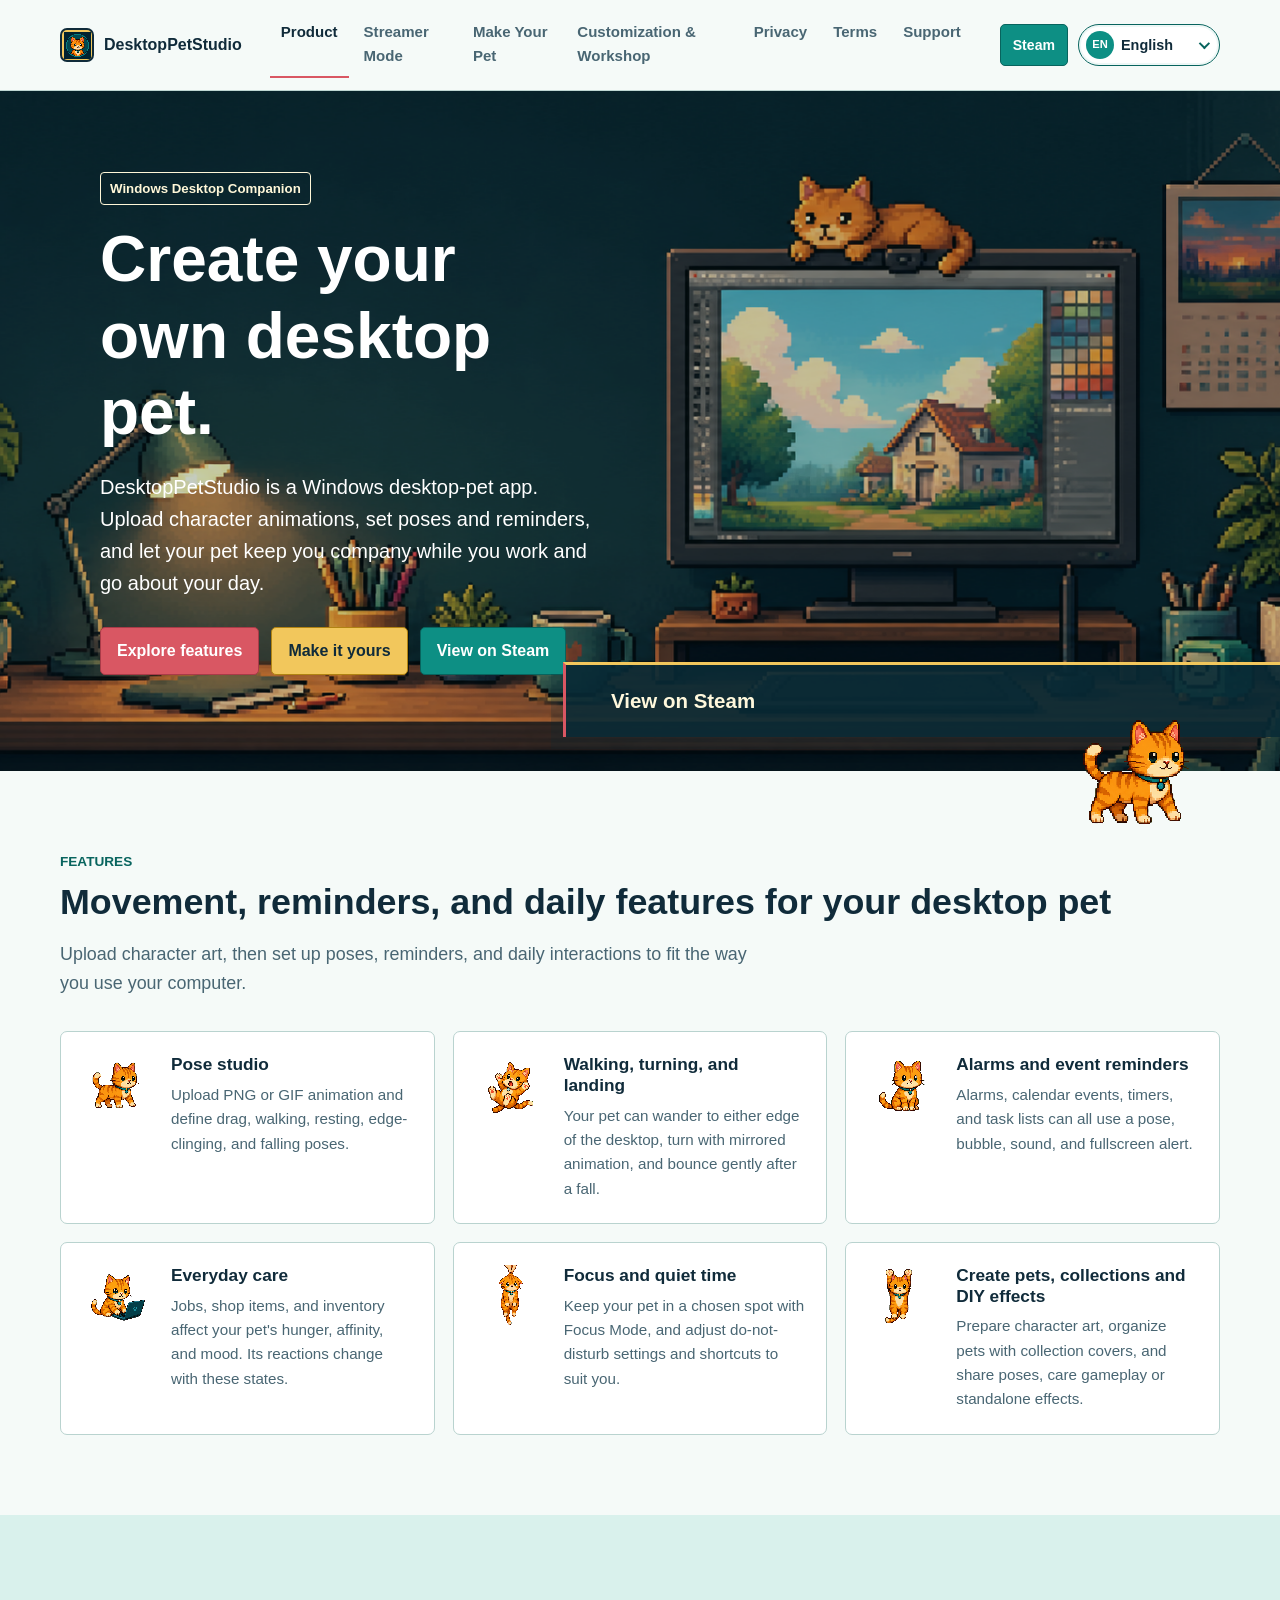
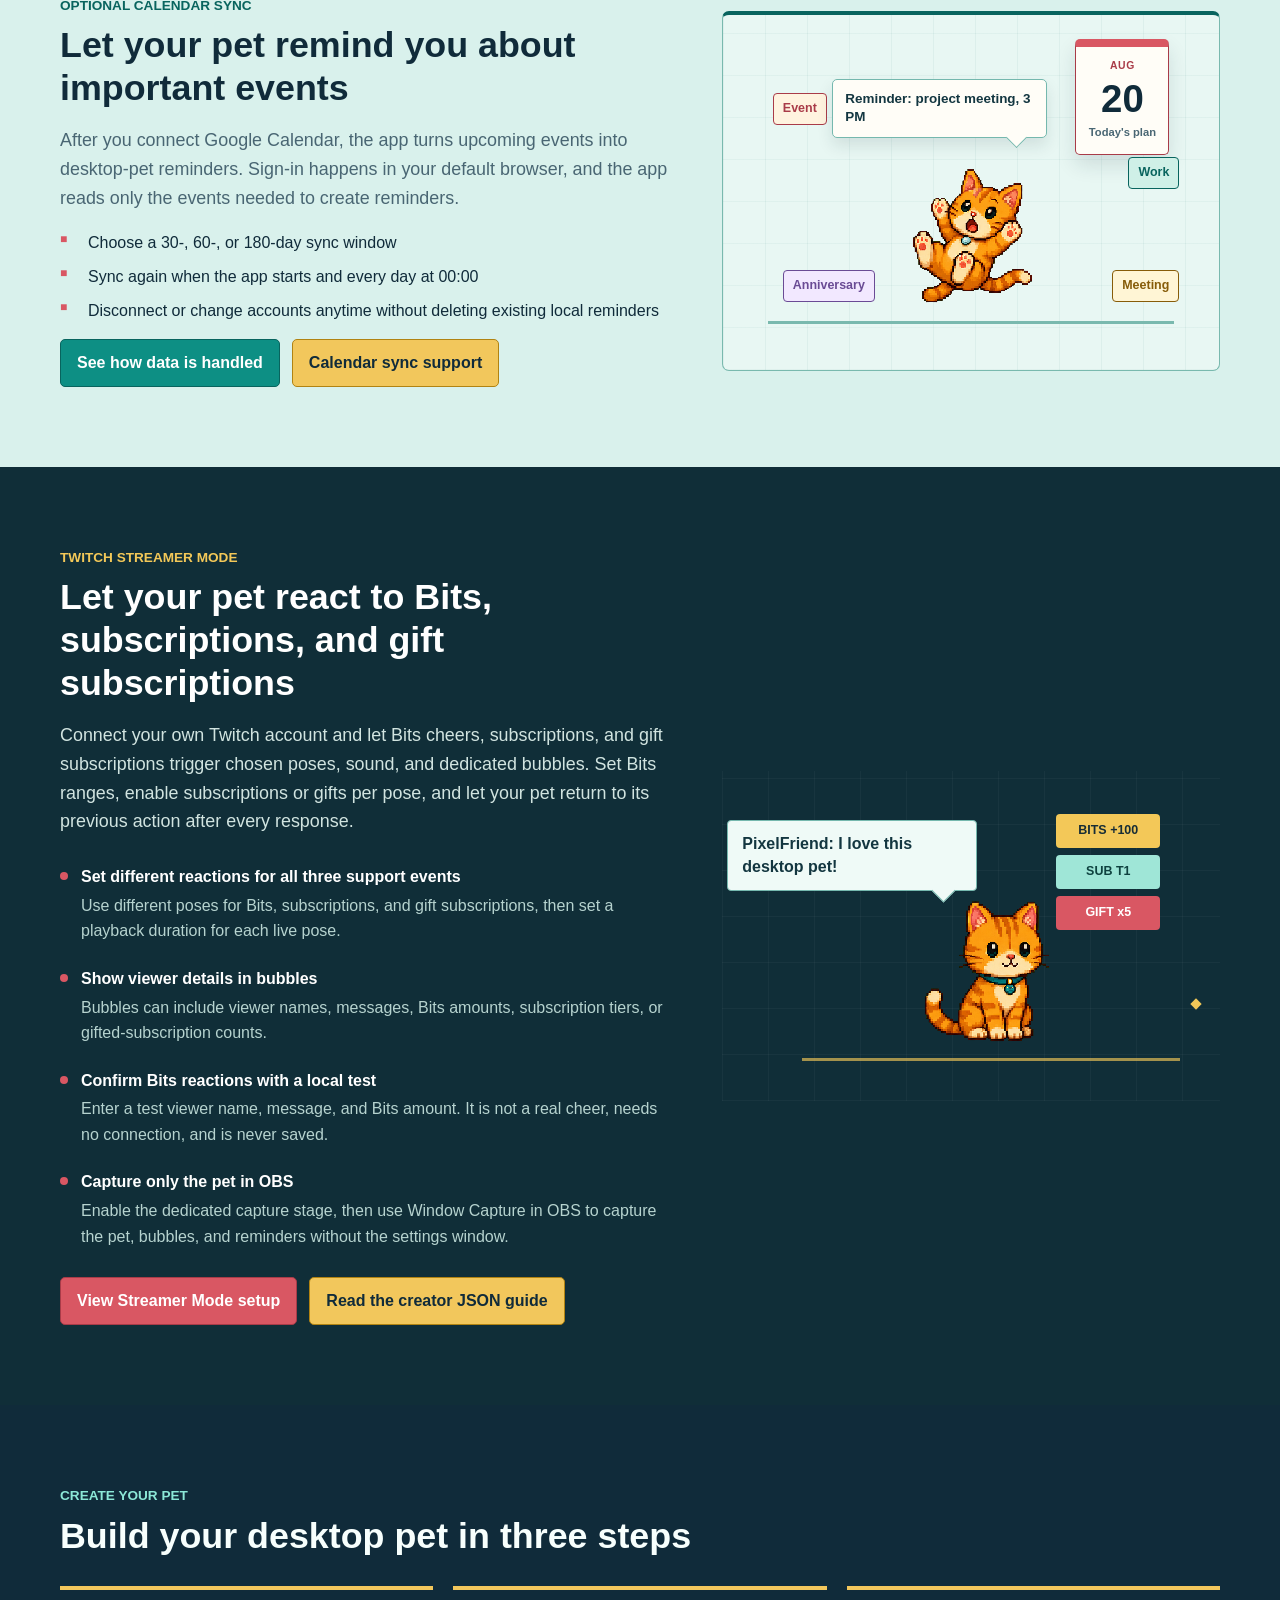
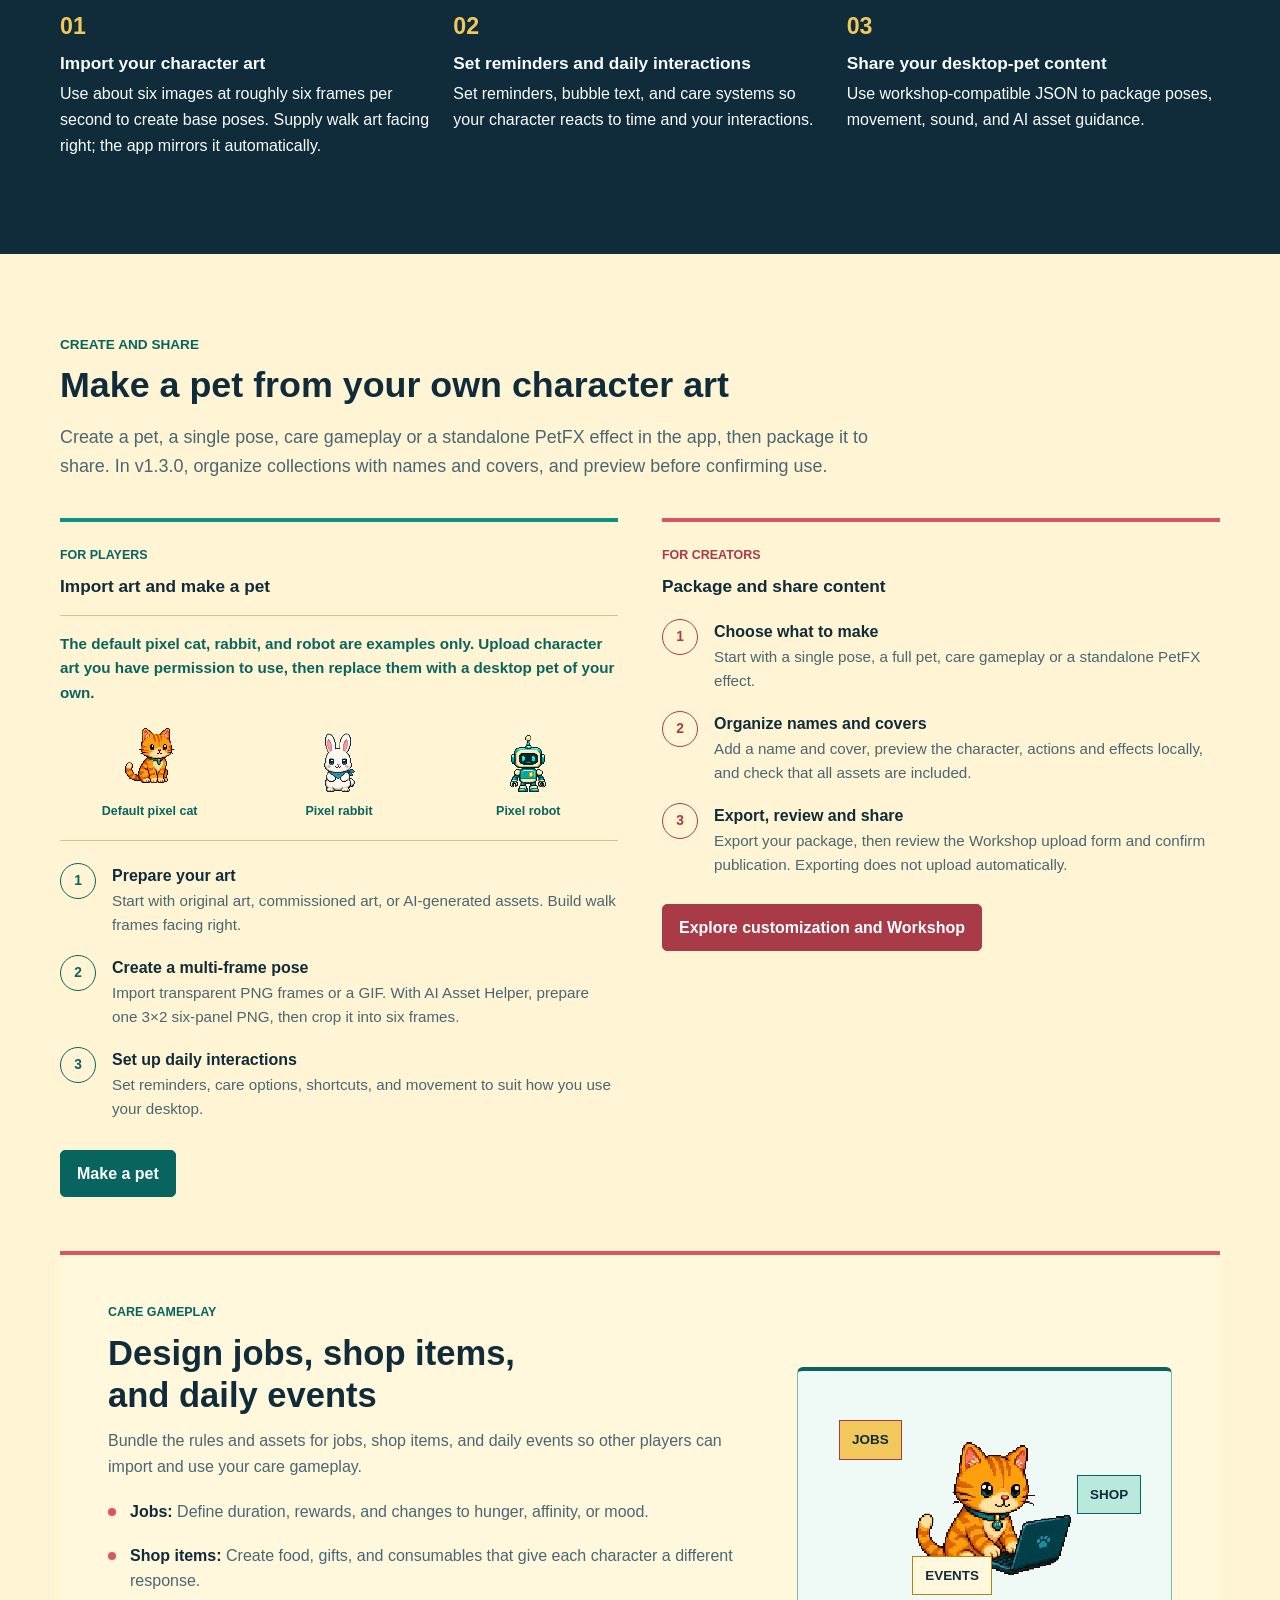
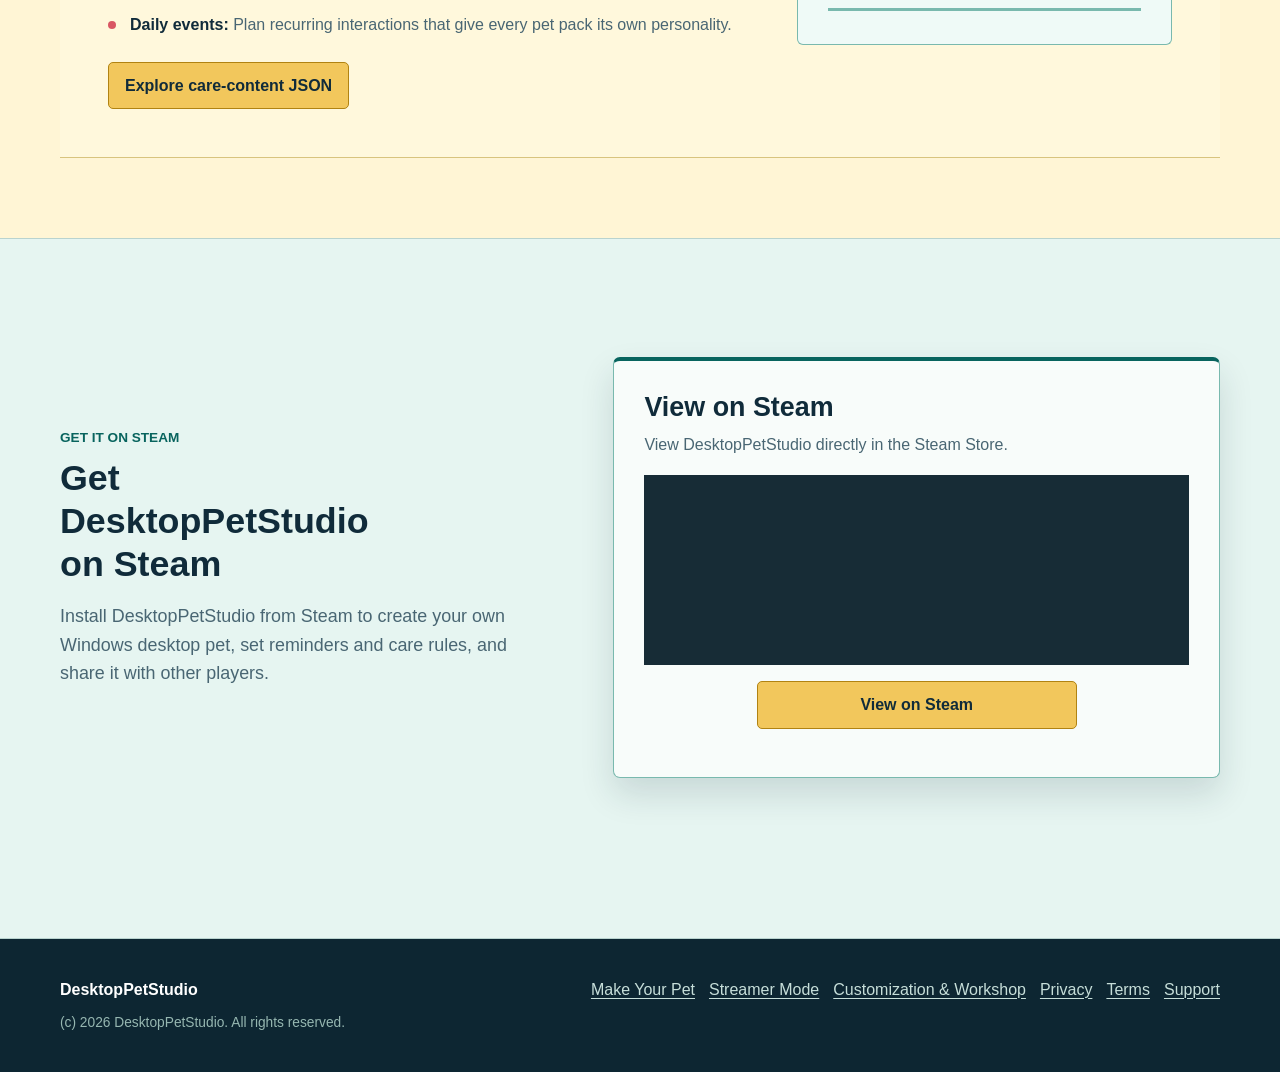
<file: docs/ai-team/design/2026-10-28-creator-overview/index.html>
<!DOCTYPE html>

<html lang="zh-Hant">
<head>
<meta charset="utf-8"/>
<!-- Google tag (gtag.js) -->
<meta content="width=device-width, initial-scale=1" name="viewport"/>
<meta content="DesktopPetStudio 是 Windows 桌面寵物應用程式，可自訂姿勢動畫、設定提醒與照顧玩法，並讓 Twitch Bits、訂閱、贈送訂閱觸發直播互動。創作者也能分享工作、商城與日常事件玩法。" name="description"/>
<meta content="#0d8f84" name="theme-color"/>
<meta content="noindex, nofollow" name="robots"/>
<meta content="website" property="og:type"/>
<meta content="DesktopPetStudio" property="og:site_name"/>
<meta content="zh_TW" property="og:locale"/>
<meta content="zh_CN" property="og:locale:alternate"/>
<meta content="en_US" property="og:locale:alternate"/>
<meta content="DesktopPetStudio | 自訂你的桌面寵物" property="og:title"/>
<meta content="用自己的角色素材建立姿勢動畫、提醒與日常互動；也能用 Twitch Bits、訂閱與贈送訂閱觸發桌寵反應，並在 OBS 單獨擷取桌寵與氣泡。" property="og:description"/>
<meta content="https://www.desktoppetstudio.com/" property="og:url"/>
<meta content="https://www.desktoppetstudio.com/assets/images/hero-pixel-studio.png" property="og:image"/>
<meta content="DesktopPetStudio customizable Windows desktop pet studio" property="og:image:alt"/>
<meta content="summary_large_image" name="twitter:card"/>
<meta content="DesktopPetStudio | 自訂你的桌面寵物" name="twitter:title"/>
<meta content="用自己的角色素材建立姿勢動畫、提醒與日常互動；也能用 Twitch Bits、訂閱與贈送訂閱觸發桌寵反應，並在 OBS 單獨擷取桌寵與氣泡。" name="twitter:description"/>
<meta content="https://www.desktoppetstudio.com/assets/images/hero-pixel-studio.png" name="twitter:image"/>
<meta content="DesktopPetStudio customizable Windows desktop pet studio" name="twitter:image:alt"/>
<link href="https://www.desktoppetstudio.com/" rel="canonical"/>
<meta content="DesktopPetStudio" name="application-name"/>
<link as="image" fetchpriority="high" href="../../../../assets/images/hero-pixel-studio-wide.png" rel="preload"/>
<title>DesktopPetStudio | 自訂你的桌面寵物</title>
<link href="../../../../assets/images/app-icon.png" rel="icon" type="image/png"/>
<link href="../../../../assets/css/site.css?v=20260826-05" rel="stylesheet"/>
<script src="../../../../site.config.js"></script>
<script defer="" src="../../../../assets/js/site.js?v=20261028-01"></script>
<script type="application/ld+json">
  {
    "@context": "https://schema.org",
    "@graph": [
      {
        "@type": "WebSite",
        "@id": "https://www.desktoppetstudio.com/#website",
        "name": "DesktopPetStudio",
        "url": "https://www.desktoppetstudio.com/",
        "inLanguage": ["zh-Hant", "zh-Hans", "en"]
      },
      {
        "@type": "SoftwareApplication",
        "@id": "https://www.desktoppetstudio.com/#software",
        "name": "DesktopPetStudio",
        "applicationCategory": "UtilitiesApplication",
        "operatingSystem": "Windows",
        "description": "A customizable Windows desktop-pet creation and reminder application with multi-frame poses, care features, Twitch Bits, subscriptions, and gift subscription reactions, OBS pet capture, and Workshop creator content.",
        "url": "https://www.desktoppetstudio.com/",
        "image": "https://www.desktoppetstudio.com/assets/images/hero-pixel-studio.png",
        "isPartOf": { "@id": "https://www.desktoppetstudio.com/#website" },
        "inLanguage": ["zh-Hant", "zh-Hans", "en"]
      }
    ]
  }
  </script>
<link href="overview.css?v=20261029-05" rel="stylesheet"/></head>
<body class="home-page">
<a class="skip-link" data-i18n="skip" href="#main">跳至主要內容</a>
<header class="site-header">
<a aria-label="DesktopPetStudio home" class="brand" href="index.html">
<span class="brand-mark"><img alt="" src="../../../../assets/images/app-icon.png"/></span>
<span>DesktopPetStudio</span>
</a>
<nav aria-label="Primary navigation" class="main-nav" id="primary-nav">
<a aria-current="page" data-i18n="product" href="index.html">產品介紹</a>
<a data-i18n="streamer" href="../../../../streamer-mode.html">實況模式</a>
<a data-i18n="createPet" href="../../../../make-your-pet.html">製作專屬桌寵</a>
<a data-i18n="workshop" href="creator-json.html">自訂與工作坊</a>
<a data-i18n="privacy" href="../../../../privacy.html">隱私權政策</a>
<a data-i18n="terms" href="../../../../terms.html">使用條款</a>
<a data-i18n="support" href="../../../../support.html">支援資訊</a>
</nav>
<div class="header-actions">
<a class="header-download" data-i18n="download" href="https://store.steampowered.com/app/5069160/__DesktopPetStudio/" rel="noopener noreferrer" target="_blank">Steam</a>
<label class="sr-only" data-i18n="language" for="language">語言</label>
<select aria-label="Language" class="language-select" id="language">
<option value="zh-Hant">繁體中文</option>
<option value="zh-Hans">简体中文</option>
<option value="en">English</option>
</select>
<button aria-controls="primary-nav" aria-expanded="false" aria-label="開啟導覽選單" class="menu-toggle" data-i18n-aria="menu" type="button">≡</button>
</div>
</header>
<main id="main">
<section class="hero">
<div class="hero-content" data-lang-content="zh-Hant">
<span class="eyebrow">Windows Desktop Companion</span>
<h1>做出專屬於你的桌面寵物。</h1>
<p class="hero-copy">DesktopPetStudio 是 Windows 桌面寵物應用程式。上傳角色動畫、設定動作與提醒，讓桌寵陪你工作和生活。</p>
<div class="hero-actions"><a class="button button-primary" href="#features">探索功能</a><a class="button button-secondary" href="#workshop">打造你的桌寵</a><a class="button button-steam" href="https://store.steampowered.com/app/5069160/__DesktopPetStudio/" rel="noopener noreferrer" target="_blank">前往 Steam</a></div>
</div>
<div class="hero-content" data-lang-content="zh-Hans" hidden="">
<span class="eyebrow">Windows Desktop Companion</span>
<h1>做出专属于你的桌面宠物。</h1>
<p class="hero-copy">DesktopPetStudio 是 Windows 桌面宠物应用程序。上传角色动画、设置动作与提醒，让桌宠陪你工作和生活。</p>
<div class="hero-actions"><a class="button button-primary" href="#features">探索功能</a><a class="button button-secondary" href="#workshop">打造你的桌宠</a><a class="button button-steam" href="https://store.steampowered.com/app/5069160/__DesktopPetStudio/" rel="noopener noreferrer" target="_blank">前往 Steam</a></div>
</div>
<div class="hero-content" data-lang-content="en" hidden="">
<span class="eyebrow">Windows Desktop Companion</span>
<h1>Create your own desktop pet.</h1>
<p class="hero-copy">DesktopPetStudio is a Windows desktop-pet app. Upload character animations, set poses and reminders, and let your pet keep you company while you work and go about your day.</p>
<div class="hero-actions"><a class="button button-primary" href="#features">Explore features</a><a class="button button-secondary" href="#workshop">Make it yours</a><a class="button button-steam" href="https://store.steampowered.com/app/5069160/__DesktopPetStudio/" rel="noopener noreferrer" target="_blank">View on Steam</a></div>
</div>
<a aria-label="View DesktopPetStudio on Steam" class="hero-launch-strip" href="https://store.steampowered.com/app/5069160/__DesktopPetStudio/" rel="noopener noreferrer" target="_blank">
<span class="hero-launch-date" data-lang-content="zh-Hant" data-launch-state="">Steam 預計發行日期：09 / 08</span>
<span class="hero-launch-date" data-lang-content="zh-Hans" data-launch-state="" hidden="">Steam 预计发行日期：09 / 08</span>
<span class="hero-launch-date" data-lang-content="en" data-launch-state="" hidden="">Planned Steam release: 09 / 08</span>
<span class="hero-launch-discount" data-lang-content="zh-Hant">首發 -30% 優惠</span>
<span class="hero-launch-discount" data-lang-content="zh-Hans" hidden="">首发 -30% 优惠</span>
<span class="hero-launch-discount" data-lang-content="en" hidden="">Launch -30% Off</span>
</a>
</section>
<div aria-hidden="true" class="hero-pet">
<span class="hero-pixel hero-pixel-one"></span>
<span class="hero-pixel hero-pixel-two"></span>
<span class="hero-pixel hero-pixel-three"></span>
<span class="hero-pixel hero-pixel-four"></span>
<div class="hero-pet-stage">
<img alt="" class="hero-pet-frame hero-pet-frame-01" src="../../../../assets/images/hero-walk/walk_01.png"/>
<img alt="" class="hero-pet-frame hero-pet-frame-02" src="../../../../assets/images/hero-walk/walk_02.png"/>
<img alt="" class="hero-pet-frame hero-pet-frame-03" src="../../../../assets/images/hero-walk/walk_03.png"/>
<img alt="" class="hero-pet-frame hero-pet-frame-04" src="../../../../assets/images/hero-walk/walk_04.png"/>
<img alt="" class="hero-pet-frame hero-pet-frame-05" src="../../../../assets/images/hero-walk/walk_05.png"/>
<img alt="" class="hero-pet-frame hero-pet-frame-06" src="../../../../assets/images/hero-walk/walk_06.png"/>
</div>
</div>
<section class="section" id="features">
<div class="section-inner" data-lang-content="zh-Hant">
<p class="section-kicker">FEATURES</p>
<h2>桌寵需要的動作、提醒與日常功能</h2>
<p class="lead">上傳角色素材後，就能設定動作、提醒和日常互動，讓桌寵配合你的使用習慣。</p>
<div class="feature-grid">
<article class="feature-card"><div aria-label="像素貓走路姿勢" class="pose-animation pose-animation-walk" role="img"><img alt="" src="../../../../assets/images/pose-animations/walk/walk_01.png"/><img alt="" src="../../../../assets/images/pose-animations/walk/walk_02.png"/><img alt="" src="../../../../assets/images/pose-animations/walk/walk_03.png"/><img alt="" src="../../../../assets/images/pose-animations/walk/walk_04.png"/><img alt="" src="../../../../assets/images/pose-animations/walk/walk_05.png"/><img alt="" src="../../../../assets/images/pose-animations/walk/walk_06.png"/></div><div><h3>姿勢工作台</h3><p>上傳 PNG 或 GIF 動畫，設定拖曳、走動、休息、攀附與下墜等姿勢。</p></div></article>
<article class="feature-card"><div aria-label="像素貓下墜姿勢" class="pose-animation pose-animation-fall" role="img"><img alt="" src="../../../../assets/images/pose-animations/fall/fall_01.png"/><img alt="" src="../../../../assets/images/pose-animations/fall/fall_02.png"/><img alt="" src="../../../../assets/images/pose-animations/fall/fall_03.png"/><img alt="" src="../../../../assets/images/pose-animations/fall/fall_04.png"/><img alt="" src="../../../../assets/images/pose-animations/fall/fall_05.png"/><img alt="" src="../../../../assets/images/pose-animations/fall/fall_06.png"/></div><div><h3>走動、轉向與落地</h3><p>桌寵可隨機走到桌面左右邊界，轉向時會自動鏡像；掉落後還會輕輕彈跳。</p></div></article>
<article class="feature-card"><div aria-label="像素貓原地休息姿勢" class="pose-animation pose-animation-idle" role="img"><img alt="" src="../../../../assets/images/pose-animations/idle/idle_01.png"/><img alt="" src="../../../../assets/images/pose-animations/idle/idle_02.png"/><img alt="" src="../../../../assets/images/pose-animations/idle/idle_03.png"/><img alt="" src="../../../../assets/images/pose-animations/idle/idle_04.png"/><img alt="" src="../../../../assets/images/pose-animations/idle/idle_05.png"/><img alt="" src="../../../../assets/images/pose-animations/idle/idle_06.png"/></div><div><h3>鬧鐘與行程提醒</h3><p>鬧鐘、行事曆、倒數計時與任務清單，都能搭配姿勢、氣泡、音效與全螢幕提醒。</p></div></article>
<article class="feature-card"><div aria-label="像素貓專注姿勢" class="pose-animation pose-animation-focus" role="img"><img alt="" src="../../../../assets/images/pose-animations/focus/focus_01.png"/><img alt="" src="../../../../assets/images/pose-animations/focus/focus_02.png"/><img alt="" src="../../../../assets/images/pose-animations/focus/focus_03.png"/><img alt="" src="../../../../assets/images/pose-animations/focus/focus_04.png"/><img alt="" src="../../../../assets/images/pose-animations/focus/focus_05.png"/><img alt="" src="../../../../assets/images/pose-animations/focus/focus_06.png"/></div><div><h3>照顧日常</h3><p>透過工作、商城與背包調整桌寵的飽食度、親合度與心情，桌寵會依狀態做出不同回應。</p></div></article>
<article class="feature-card"><div aria-label="左鍵提起像素貓姿勢" class="pose-animation pose-animation-drag" role="img"><img alt="" src="../../../../assets/images/pose-animations/drag/drag_01.png"/><img alt="" src="../../../../assets/images/pose-animations/drag/drag_02.png"/><img alt="" src="../../../../assets/images/pose-animations/drag/drag_03.png"/><img alt="" src="../../../../assets/images/pose-animations/drag/drag_04.png"/><img alt="" src="../../../../assets/images/pose-animations/drag/drag_05.png"/><img alt="" src="../../../../assets/images/pose-animations/drag/drag_06.png"/></div><div><h3>專注與免打擾</h3><p>固定專注模式讓桌寵停在指定位置，也可搭配免打擾與快捷鍵設定。</p></div></article>
<article class="feature-card"><div aria-label="像素貓攀附螢幕姿勢" class="pose-animation pose-animation-screen-top" role="img"><img alt="" src="../../../../assets/images/pose-animations/screen_top/screen_top_01.png"/><img alt="" src="../../../../assets/images/pose-animations/screen_top/screen_top_02.png"/><img alt="" src="../../../../assets/images/pose-animations/screen_top/screen_top_03.png"/><img alt="" src="../../../../assets/images/pose-animations/screen_top/screen_top_04.png"/><img alt="" src="../../../../assets/images/pose-animations/screen_top/screen_top_05.png"/><img alt="" src="../../../../assets/images/pose-animations/screen_top/screen_top_06.png"/></div><div><h3>角色創作、收藏與 DIY 特效</h3><p>準備角色素材，整理桌寵收藏與封面，製作姿勢、照顧玩法或獨立特效，再打包分享。</p></div></article>
</div>
</div>
<div class="section-inner" data-lang-content="zh-Hans" hidden="">
<p class="section-kicker">FEATURES</p>
<h2>桌宠需要的动作、提醒与日常功能</h2>
<p class="lead">上传角色素材后，就能设置动作、提醒和日常互动，让桌宠配合你的使用习惯。</p>
<div class="feature-grid">
<article class="feature-card"><div aria-label="像素猫走路姿势" class="pose-animation pose-animation-walk" role="img"><img alt="" src="../../../../assets/images/pose-animations/walk/walk_01.png"/><img alt="" src="../../../../assets/images/pose-animations/walk/walk_02.png"/><img alt="" src="../../../../assets/images/pose-animations/walk/walk_03.png"/><img alt="" src="../../../../assets/images/pose-animations/walk/walk_04.png"/><img alt="" src="../../../../assets/images/pose-animations/walk/walk_05.png"/><img alt="" src="../../../../assets/images/pose-animations/walk/walk_06.png"/></div><div><h3>姿势工作台</h3><p>上传 PNG 或 GIF 动画，设置拖曳、走动、休息、攀附与下坠等姿势。</p></div></article>
<article class="feature-card"><div aria-label="像素猫下坠姿势" class="pose-animation pose-animation-fall" role="img"><img alt="" src="../../../../assets/images/pose-animations/fall/fall_01.png"/><img alt="" src="../../../../assets/images/pose-animations/fall/fall_02.png"/><img alt="" src="../../../../assets/images/pose-animations/fall/fall_03.png"/><img alt="" src="../../../../assets/images/pose-animations/fall/fall_04.png"/><img alt="" src="../../../../assets/images/pose-animations/fall/fall_05.png"/><img alt="" src="../../../../assets/images/pose-animations/fall/fall_06.png"/></div><div><h3>走动、转向与落地</h3><p>桌宠可随机走到桌面左右边界，转向时会自动镜像；掉落后还会轻轻弹跳。</p></div></article>
<article class="feature-card"><div aria-label="像素猫原地休息姿势" class="pose-animation pose-animation-idle" role="img"><img alt="" src="../../../../assets/images/pose-animations/idle/idle_01.png"/><img alt="" src="../../../../assets/images/pose-animations/idle/idle_02.png"/><img alt="" src="../../../../assets/images/pose-animations/idle/idle_03.png"/><img alt="" src="../../../../assets/images/pose-animations/idle/idle_04.png"/><img alt="" src="../../../../assets/images/pose-animations/idle/idle_05.png"/><img alt="" src="../../../../assets/images/pose-animations/idle/idle_06.png"/></div><div><h3>闹钟与日程提醒</h3><p>闹钟、日历、倒数计时与任务清单，都能搭配姿势、气泡、音效与全屏提醒。</p></div></article>
<article class="feature-card"><div aria-label="像素猫专注姿势" class="pose-animation pose-animation-focus" role="img"><img alt="" src="../../../../assets/images/pose-animations/focus/focus_01.png"/><img alt="" src="../../../../assets/images/pose-animations/focus/focus_02.png"/><img alt="" src="../../../../assets/images/pose-animations/focus/focus_03.png"/><img alt="" src="../../../../assets/images/pose-animations/focus/focus_04.png"/><img alt="" src="../../../../assets/images/pose-animations/focus/focus_05.png"/><img alt="" src="../../../../assets/images/pose-animations/focus/focus_06.png"/></div><div><h3>照顾日常</h3><p>通过工作、商城与背包调整桌宠的饱食度、亲合度与心情，桌宠会根据状态做出不同回应。</p></div></article>
<article class="feature-card"><div aria-label="左键提起像素猫姿势" class="pose-animation pose-animation-drag" role="img"><img alt="" src="../../../../assets/images/pose-animations/drag/drag_01.png"/><img alt="" src="../../../../assets/images/pose-animations/drag/drag_02.png"/><img alt="" src="../../../../assets/images/pose-animations/drag/drag_03.png"/><img alt="" src="../../../../assets/images/pose-animations/drag/drag_04.png"/><img alt="" src="../../../../assets/images/pose-animations/drag/drag_05.png"/><img alt="" src="../../../../assets/images/pose-animations/drag/drag_06.png"/></div><div><h3>专注与免打扰</h3><p>固定专注模式让桌宠停在指定位置，也可搭配免打扰与快捷键设置。</p></div></article>
<article class="feature-card"><div aria-label="像素猫攀附屏幕姿势" class="pose-animation pose-animation-screen-top" role="img"><img alt="" src="../../../../assets/images/pose-animations/screen_top/screen_top_01.png"/><img alt="" src="../../../../assets/images/pose-animations/screen_top/screen_top_02.png"/><img alt="" src="../../../../assets/images/pose-animations/screen_top/screen_top_03.png"/><img alt="" src="../../../../assets/images/pose-animations/screen_top/screen_top_04.png"/><img alt="" src="../../../../assets/images/pose-animations/screen_top/screen_top_05.png"/><img alt="" src="../../../../assets/images/pose-animations/screen_top/screen_top_06.png"/></div><div><h3>角色创作、收藏与 DIY 特效</h3><p>准备角色素材，整理桌宠收藏与封面，制作姿势、照顾玩法或独立特效，再打包分享。</p></div></article>
</div>
</div>
<div class="section-inner" data-lang-content="en" hidden="">
<p class="section-kicker">FEATURES</p>
<h2>Movement, reminders, and daily features for your desktop pet</h2>
<p class="lead">Upload character art, then set up poses, reminders, and daily interactions to fit the way you use your computer.</p>
<div class="feature-grid">
<article class="feature-card"><div aria-label="Pixel cat walking pose" class="pose-animation pose-animation-walk" role="img"><img alt="" src="../../../../assets/images/pose-animations/walk/walk_01.png"/><img alt="" src="../../../../assets/images/pose-animations/walk/walk_02.png"/><img alt="" src="../../../../assets/images/pose-animations/walk/walk_03.png"/><img alt="" src="../../../../assets/images/pose-animations/walk/walk_04.png"/><img alt="" src="../../../../assets/images/pose-animations/walk/walk_05.png"/><img alt="" src="../../../../assets/images/pose-animations/walk/walk_06.png"/></div><div><h3>Pose studio</h3><p>Upload PNG or GIF animation and define drag, walking, resting, edge-clinging, and falling poses.</p></div></article>
<article class="feature-card"><div aria-label="Pixel cat falling pose" class="pose-animation pose-animation-fall" role="img"><img alt="" src="../../../../assets/images/pose-animations/fall/fall_01.png"/><img alt="" src="../../../../assets/images/pose-animations/fall/fall_02.png"/><img alt="" src="../../../../assets/images/pose-animations/fall/fall_03.png"/><img alt="" src="../../../../assets/images/pose-animations/fall/fall_04.png"/><img alt="" src="../../../../assets/images/pose-animations/fall/fall_05.png"/><img alt="" src="../../../../assets/images/pose-animations/fall/fall_06.png"/></div><div><h3>Walking, turning, and landing</h3><p>Your pet can wander to either edge of the desktop, turn with mirrored animation, and bounce gently after a fall.</p></div></article>
<article class="feature-card"><div aria-label="Pixel cat idle pose" class="pose-animation pose-animation-idle" role="img"><img alt="" src="../../../../assets/images/pose-animations/idle/idle_01.png"/><img alt="" src="../../../../assets/images/pose-animations/idle/idle_02.png"/><img alt="" src="../../../../assets/images/pose-animations/idle/idle_03.png"/><img alt="" src="../../../../assets/images/pose-animations/idle/idle_04.png"/><img alt="" src="../../../../assets/images/pose-animations/idle/idle_05.png"/><img alt="" src="../../../../assets/images/pose-animations/idle/idle_06.png"/></div><div><h3>Alarms and event reminders</h3><p>Alarms, calendar events, timers, and task lists can all use a pose, bubble, sound, and fullscreen alert.</p></div></article>
<article class="feature-card"><div aria-label="Pixel cat focus pose" class="pose-animation pose-animation-focus" role="img"><img alt="" src="../../../../assets/images/pose-animations/focus/focus_01.png"/><img alt="" src="../../../../assets/images/pose-animations/focus/focus_02.png"/><img alt="" src="../../../../assets/images/pose-animations/focus/focus_03.png"/><img alt="" src="../../../../assets/images/pose-animations/focus/focus_04.png"/><img alt="" src="../../../../assets/images/pose-animations/focus/focus_05.png"/><img alt="" src="../../../../assets/images/pose-animations/focus/focus_06.png"/></div><div><h3>Everyday care</h3><p>Jobs, shop items, and inventory affect your pet's hunger, affinity, and mood. Its reactions change with these states.</p></div></article>
<article class="feature-card"><div aria-label="Pixel cat lifted by the left mouse button" class="pose-animation pose-animation-drag" role="img"><img alt="" src="../../../../assets/images/pose-animations/drag/drag_01.png"/><img alt="" src="../../../../assets/images/pose-animations/drag/drag_02.png"/><img alt="" src="../../../../assets/images/pose-animations/drag/drag_03.png"/><img alt="" src="../../../../assets/images/pose-animations/drag/drag_04.png"/><img alt="" src="../../../../assets/images/pose-animations/drag/drag_05.png"/><img alt="" src="../../../../assets/images/pose-animations/drag/drag_06.png"/></div><div><h3>Focus and quiet time</h3><p>Keep your pet in a chosen spot with Focus Mode, and adjust do-not-disturb settings and shortcuts to suit you.</p></div></article>
<article class="feature-card"><div aria-label="Pixel cat clinging to a screen" class="pose-animation pose-animation-screen-top" role="img"><img alt="" src="../../../../assets/images/pose-animations/screen_top/screen_top_01.png"/><img alt="" src="../../../../assets/images/pose-animations/screen_top/screen_top_02.png"/><img alt="" src="../../../../assets/images/pose-animations/screen_top/screen_top_03.png"/><img alt="" src="../../../../assets/images/pose-animations/screen_top/screen_top_04.png"/><img alt="" src="../../../../assets/images/pose-animations/screen_top/screen_top_05.png"/><img alt="" src="../../../../assets/images/pose-animations/screen_top/screen_top_06.png"/></div><div><h3>Create pets, collections and DIY effects</h3><p>Prepare character art, organize pets with collection covers, and share poses, care gameplay or standalone effects.</p></div></article>
</div>
</div>
</section>
<section class="section section-soft">
<div class="section-inner split" data-lang-content="zh-Hant">
<div><p class="section-kicker">OPTIONAL CALENDAR SYNC</p><h2>讓桌寵提醒你的重要行程</h2><p class="lead">連接 Google Calendar 後，程式會把近期行程建立成桌寵提醒。登入會在預設瀏覽器完成，程式只讀取建立提醒需要的行事曆事件。</p><ul class="check-list"><li>可選擇同步近 30、60 或 180 天</li><li>啟動程式與每日 00:00 會再次同步</li><li>可隨時中斷連線或切換帳號，既有本機提醒不會被刪除</li></ul><div class="button-row"><a class="button button-teal" href="../../../../privacy.html">閱讀資料處理方式</a><a class="button button-secondary" href="../../../../support.html">查看同步支援</a></div></div>
<figure aria-label="桌寵提醒活動、工作、會議與紀念日的情境" class="reminder-scene" role="img"><div aria-hidden="true" class="reminder-calendar-card"><small>8 月</small><b>20</b><span>今日行程</span></div><span class="reminder-tag reminder-tag-event">活動</span><span class="reminder-tag reminder-tag-work">工作</span><span class="reminder-tag reminder-tag-meeting">會議</span><span class="reminder-tag reminder-tag-anniversary">紀念日</span><span class="reminder-bubble">提醒：下午 3:00 專案會議</span><div aria-hidden="true" class="pose-animation pose-animation-fall reminder-pet"><img alt="" src="../../../../assets/images/pose-animations/fall/fall_01.png"/><img alt="" src="../../../../assets/images/pose-animations/fall/fall_02.png"/><img alt="" src="../../../../assets/images/pose-animations/fall/fall_03.png"/><img alt="" src="../../../../assets/images/pose-animations/fall/fall_04.png"/><img alt="" src="../../../../assets/images/pose-animations/fall/fall_05.png"/><img alt="" src="../../../../assets/images/pose-animations/fall/fall_06.png"/></div></figure>
</div>
<div class="section-inner split" data-lang-content="zh-Hans" hidden="">
<div><p class="section-kicker">OPTIONAL CALENDAR SYNC</p><h2>让桌宠提醒你的重要日程</h2><p class="lead">连接 Google Calendar 后，程序会把近期日程建立成桌宠提醒。登录会在默认浏览器完成，程序只读取建立提醒需要的日历事件。</p><ul class="check-list"><li>可选择同步近 30、60 或 180 天</li><li>启动程序与每日 00:00 会再次同步</li><li>可随时断开连接或切换账号，既有本地提醒不会被删除</li></ul><div class="button-row"><a class="button button-teal" href="../../../../privacy.html">阅读数据处理方式</a><a class="button button-secondary" href="../../../../support.html">查看同步支持</a></div></div>
<figure aria-label="桌宠提醒活动、工作、会议与纪念日的情境" class="reminder-scene" role="img"><div aria-hidden="true" class="reminder-calendar-card"><small>8 月</small><b>20</b><span>今日行程</span></div><span class="reminder-tag reminder-tag-event">活动</span><span class="reminder-tag reminder-tag-work">工作</span><span class="reminder-tag reminder-tag-meeting">会议</span><span class="reminder-tag reminder-tag-anniversary">纪念日</span><span class="reminder-bubble">提醒：下午 3:00 项目会议</span><div aria-hidden="true" class="pose-animation pose-animation-fall reminder-pet"><img alt="" src="../../../../assets/images/pose-animations/fall/fall_01.png"/><img alt="" src="../../../../assets/images/pose-animations/fall/fall_02.png"/><img alt="" src="../../../../assets/images/pose-animations/fall/fall_03.png"/><img alt="" src="../../../../assets/images/pose-animations/fall/fall_04.png"/><img alt="" src="../../../../assets/images/pose-animations/fall/fall_05.png"/><img alt="" src="../../../../assets/images/pose-animations/fall/fall_06.png"/></div></figure>
</div>
<div class="section-inner split" data-lang-content="en" hidden="">
<div><p class="section-kicker">OPTIONAL CALENDAR SYNC</p><h2>Let your pet remind you about important events</h2><p class="lead">After you connect Google Calendar, the app turns upcoming events into desktop-pet reminders. Sign-in happens in your default browser, and the app reads only the events needed to create reminders.</p><ul class="check-list"><li>Choose a 30-, 60-, or 180-day sync window</li><li>Sync again when the app starts and every day at 00:00</li><li>Disconnect or change accounts anytime without deleting existing local reminders</li></ul><div class="button-row"><a class="button button-teal" href="../../../../privacy.html">See how data is handled</a><a class="button button-secondary" href="../../../../support.html">Calendar sync support</a></div></div>
<figure aria-label="Desktop pet reminding you about events, work, meetings, and anniversaries" class="reminder-scene" role="img"><div aria-hidden="true" class="reminder-calendar-card"><small>AUG</small><b>20</b><span>Today's plan</span></div><span class="reminder-tag reminder-tag-event">Event</span><span class="reminder-tag reminder-tag-work">Work</span><span class="reminder-tag reminder-tag-meeting">Meeting</span><span class="reminder-tag reminder-tag-anniversary">Anniversary</span><span class="reminder-bubble">Reminder: project meeting, 3 PM</span><div aria-hidden="true" class="pose-animation pose-animation-fall reminder-pet"><img alt="" src="../../../../assets/images/pose-animations/fall/fall_01.png"/><img alt="" src="../../../../assets/images/pose-animations/fall/fall_02.png"/><img alt="" src="../../../../assets/images/pose-animations/fall/fall_03.png"/><img alt="" src="../../../../assets/images/pose-animations/fall/fall_04.png"/><img alt="" src="../../../../assets/images/pose-animations/fall/fall_05.png"/><img alt="" src="../../../../assets/images/pose-animations/fall/fall_06.png"/></div></figure>
</div>
</section>
<section class="section section-dark streamer-section" id="streamer-mode">
<div class="section-inner split streamer-layout" data-lang-content="zh-Hant">
<div><p class="section-kicker">TWITCH 實況主模式</p><h2>讓桌寵回應 Bits、訂閱與贈送訂閱</h2><p class="lead">連接你自己的 Twitch 後，觀眾送出的 Bits、一般訂閱與贈送訂閱都能觸發指定姿勢、音效與專屬氣泡。Bits 可設定金額區間；訂閱與贈送訂閱可在每個姿勢分別開啟，結束後桌寵會自動回到原本動作。</p><ul class="streamer-points"><li><strong>為三種支持事件設定不同反應</strong><span>用不同姿勢回應 Bits、一般訂閱或贈送訂閱，並為每個直播姿勢設定播放秒數。</span></li><li><strong>在氣泡顯示觀眾資訊</strong><span>氣泡可帶入觀眾暱稱、訊息、Bits 金額、訂閱層級或贈送數量。</span></li><li><strong>先用本機測試 Bits 效果</strong><span>直接填入測試暱稱、訊息和 Bits；不會真的斗內、不需先連線，也不會保存測試事件。</span></li><li><strong>搭配 OBS 只擷取桌寵</strong><span>啟用專用擷取舞台後，可在 OBS 視窗擷取桌寵、氣泡與提醒，不會擷取設定視窗。</span></li></ul><div class="button-row"><a class="button button-primary" href="../../../../streamer-mode.html">查看實況模式設定教學</a><a class="button button-secondary" href="creator-json.html">查看創作者 JSON 指南</a></div></div>
<div aria-hidden="true" class="streamer-scene"><div class="streamer-event-stack"><span class="streamer-chip streamer-chip-bits">BITS +100</span><span class="streamer-chip streamer-chip-sub">訂閱 T1</span><span class="streamer-chip streamer-chip-gift">贈訂 x5</span></div><span class="streamer-bubble">PixelFriend：好喜歡這隻桌寵！</span><div class="pose-animation streamer-pet"><img alt="" src="../../../../assets/images/pose-animations/idle/idle_01.png"/><img alt="" src="../../../../assets/images/pose-animations/idle/idle_02.png"/><img alt="" src="../../../../assets/images/pose-animations/idle/idle_03.png"/><img alt="" src="../../../../assets/images/pose-animations/idle/idle_04.png"/><img alt="" src="../../../../assets/images/pose-animations/idle/idle_05.png"/><img alt="" src="../../../../assets/images/pose-animations/idle/idle_06.png"/></div><span class="streamer-spark streamer-spark-one"></span><span class="streamer-spark streamer-spark-two"></span></div>
</div>
<div class="section-inner split streamer-layout" data-lang-content="zh-Hans" hidden="">
<div><p class="section-kicker">TWITCH 主播模式</p><h2>让桌宠回应 Bits、订阅与赠送订阅</h2><p class="lead">连接你自己的 Twitch 后，观众送出的 Bits、普通订阅与赠送订阅都能触发指定姿势、音效与专属气泡。Bits 可设置金额区间；订阅与赠送订阅可在每个姿势分别开启，结束后桌宠会自动回到原本动作。</p><ul class="streamer-points"><li><strong>为三种支持事件设置不同反应</strong><span>用不同姿势回应 Bits、普通订阅或赠送订阅，并为每个直播姿势设置播放秒数。</span></li><li><strong>在气泡显示观众信息</strong><span>气泡可带入观众昵称、留言、Bits 数量、订阅等级或赠送数量。</span></li><li><strong>先用本地测试 Bits 效果</strong><span>直接填入测试昵称、消息和 Bits；不会真的打赏、不需先连接，也不会保存测试事件。</span></li><li><strong>搭配 OBS 只捕获桌宠</strong><span>启用专用捕获舞台后，可在 OBS 窗口捕获桌宠、气泡与提醒，不会捕获设置窗口。</span></li></ul><div class="button-row"><a class="button button-primary" href="../../../../streamer-mode.html">查看主播模式设置教学</a><a class="button button-secondary" href="creator-json.html">查看创作者 JSON 指南</a></div></div>
<div aria-hidden="true" class="streamer-scene"><div class="streamer-event-stack"><span class="streamer-chip streamer-chip-bits">BITS +100</span><span class="streamer-chip streamer-chip-sub">订阅 T1</span><span class="streamer-chip streamer-chip-gift">赠订 x5</span></div><span class="streamer-bubble">PixelFriend：好喜欢这只桌宠！</span><div class="pose-animation streamer-pet"><img alt="" src="../../../../assets/images/pose-animations/idle/idle_01.png"/><img alt="" src="../../../../assets/images/pose-animations/idle/idle_02.png"/><img alt="" src="../../../../assets/images/pose-animations/idle/idle_03.png"/><img alt="" src="../../../../assets/images/pose-animations/idle/idle_04.png"/><img alt="" src="../../../../assets/images/pose-animations/idle/idle_05.png"/><img alt="" src="../../../../assets/images/pose-animations/idle/idle_06.png"/></div><span class="streamer-spark streamer-spark-one"></span><span class="streamer-spark streamer-spark-two"></span></div>
</div>
<div class="section-inner split streamer-layout" data-lang-content="en" hidden="">
<div><p class="section-kicker">TWITCH STREAMER MODE</p><h2>Let your pet react to Bits, subscriptions, and gift subscriptions</h2><p class="lead">Connect your own Twitch account and let Bits cheers, subscriptions, and gift subscriptions trigger chosen poses, sound, and dedicated bubbles. Set Bits ranges, enable subscriptions or gifts per pose, and let your pet return to its previous action after every response.</p><ul class="streamer-points"><li><strong>Set different reactions for all three support events</strong><span>Use different poses for Bits, subscriptions, and gift subscriptions, then set a playback duration for each live pose.</span></li><li><strong>Show viewer details in bubbles</strong><span>Bubbles can include viewer names, messages, Bits amounts, subscription tiers, or gifted-subscription counts.</span></li><li><strong>Confirm Bits reactions with a local test</strong><span>Enter a test viewer name, message, and Bits amount. It is not a real cheer, needs no connection, and is never saved.</span></li><li><strong>Capture only the pet in OBS</strong><span>Enable the dedicated capture stage, then use Window Capture in OBS to capture the pet, bubbles, and reminders without the settings window.</span></li></ul><div class="button-row"><a class="button button-primary" href="../../../../streamer-mode.html">View Streamer Mode setup</a><a class="button button-secondary" href="creator-json.html">Read the creator JSON guide</a></div></div>
<div aria-hidden="true" class="streamer-scene"><div class="streamer-event-stack"><span class="streamer-chip streamer-chip-bits">BITS +100</span><span class="streamer-chip streamer-chip-sub">SUB T1</span><span class="streamer-chip streamer-chip-gift">GIFT x5</span></div><span class="streamer-bubble">PixelFriend: I love this desktop pet!</span><div class="pose-animation streamer-pet"><img alt="" src="../../../../assets/images/pose-animations/idle/idle_01.png"/><img alt="" src="../../../../assets/images/pose-animations/idle/idle_02.png"/><img alt="" src="../../../../assets/images/pose-animations/idle/idle_03.png"/><img alt="" src="../../../../assets/images/pose-animations/idle/idle_04.png"/><img alt="" src="../../../../assets/images/pose-animations/idle/idle_05.png"/><img alt="" src="../../../../assets/images/pose-animations/idle/idle_06.png"/></div><span class="streamer-spark streamer-spark-one"></span><span class="streamer-spark streamer-spark-two"></span></div>
</div>
</section>
<section class="section section-dark">
<div class="section-inner" data-lang-content="zh-Hant">
<p class="section-kicker">CREATE YOUR PET</p><h2>三步建立你的桌寵</h2><div class="steps"><div class="step"><strong>01</strong><h3>匯入角色素材</h3><p>使用約 6 張、每秒約 6 幀的圖片建立基礎姿勢。走動圖請朝右，系統會自動鏡像。</p></div><div class="step"><strong>02</strong><h3>設定提醒與日常互動</h3><p>設定提醒、氣泡文字和照顧系統，讓角色依時間和互動做出不同反應。</p></div><div class="step"><strong>03</strong><h3>分享你的桌寵內容</h3><p>使用工作坊相容的 JSON，整理姿勢、移動、音效和 AI 素材說明。</p></div></div>
</div>
<div class="section-inner" data-lang-content="zh-Hans" hidden="">
<p class="section-kicker">CREATE YOUR PET</p><h2>三步建立你的桌宠</h2><div class="steps"><div class="step"><strong>01</strong><h3>导入角色素材</h3><p>使用约 6 张、每秒约 6 帧的图片建立基础姿势。走动图请朝右，系统会自动镜像。</p></div><div class="step"><strong>02</strong><h3>设置提醒与日常互动</h3><p>设置提醒、气泡文字和照顾系统，让角色依时间和互动做出不同反应。</p></div><div class="step"><strong>03</strong><h3>分享你的桌宠内容</h3><p>使用创意工坊兼容的 JSON，整理姿势、移动、音效和 AI 素材说明。</p></div></div>
</div>
<div class="section-inner" data-lang-content="en" hidden="">
<p class="section-kicker">CREATE YOUR PET</p><h2>Build your desktop pet in three steps</h2><div class="steps"><div class="step"><strong>01</strong><h3>Import your character art</h3><p>Use about six images at roughly six frames per second to create base poses. Supply walk art facing right; the app mirrors it automatically.</p></div><div class="step"><strong>02</strong><h3>Set reminders and daily interactions</h3><p>Set reminders, bubble text, and care systems so your character reacts to time and your interactions.</p></div><div class="step"><strong>03</strong><h3>Share your desktop-pet content</h3><p>Use workshop-compatible JSON to package poses, movement, sound, and AI asset guidance.</p></div></div>
</div>
</section>
<section class="section section-butter workshop-spotlight" id="workshop">
<div class="section-inner" data-lang-content="zh-Hant">
<p class="section-kicker">CREATE AND SHARE</p>
<h2>用自己的角色素材製作桌寵</h2>
<p class="lead">在程式中製作桌寵、單一姿勢、照顧玩法或獨立 PetFX 特效，再打包分享。v1.3.0 可用名稱與封面整理收藏，使用前先預覽並確認。</p>
<div class="creator-paths">
<article class="creator-path"><p class="creator-path-kicker">FOR PLAYERS</p><h3>匯入角色素材，製作桌寵</h3><div class="creator-character-inline"><p>預設像素貓、兔子和機器人都只是範例。上傳你有使用權的角色素材，就能替換成專屬的桌面寵物。</p><div class="creator-character-choices"><div><div aria-label="預設像素貓六幀動畫" class="pose-animation pose-animation-idle" role="img"><img alt="" src="../../../../assets/images/pose-animations/idle/idle_01.png"/><img alt="" src="../../../../assets/images/pose-animations/idle/idle_02.png"/><img alt="" src="../../../../assets/images/pose-animations/idle/idle_03.png"/><img alt="" src="../../../../assets/images/pose-animations/idle/idle_04.png"/><img alt="" src="../../../../assets/images/pose-animations/idle/idle_05.png"/><img alt="" src="../../../../assets/images/pose-animations/idle/idle_06.png"/></div><span>預設像素貓</span></div><div><div aria-label="像素兔子六幀動畫" class="pose-animation" role="img"><img alt="" src="../../../../assets/images/demo-characters/bunny/bunny_01.png"/><img alt="" src="../../../../assets/images/demo-characters/bunny/bunny_02.png"/><img alt="" src="../../../../assets/images/demo-characters/bunny/bunny_03.png"/><img alt="" src="../../../../assets/images/demo-characters/bunny/bunny_04.png"/><img alt="" src="../../../../assets/images/demo-characters/bunny/bunny_05.png"/><img alt="" src="../../../../assets/images/demo-characters/bunny/bunny_06.png"/></div><span>像素兔子</span></div><div><div aria-label="像素機器人六幀動畫" class="pose-animation" role="img"><img alt="" src="../../../../assets/images/demo-characters/robot/robot_01.png"/><img alt="" src="../../../../assets/images/demo-characters/robot/robot_02.png"/><img alt="" src="../../../../assets/images/demo-characters/robot/robot_03.png"/><img alt="" src="../../../../assets/images/demo-characters/robot/robot_04.png"/><img alt="" src="../../../../assets/images/demo-characters/robot/robot_05.png"/><img alt="" src="../../../../assets/images/demo-characters/robot/robot_06.png"/></div><span>像素機器人</span></div></div></div><ol class="creator-flow"><li><strong>準備角色素材</strong><span>可從原創圖片、委託作品或 AI 素材開始；走動姿勢請製作朝右的影格。</span></li><li><strong>建立多幀姿勢</strong><span>匯入透明 PNG 影格或 GIF；使用 AI 素材助手時，先準備一張 3×2 六宮格 PNG，再裁切成六張影格。</span></li><li><strong>設定桌寵的日常互動</strong><span>依照使用習慣，設定桌寵的提醒、照顧、快捷鍵與移動方式。</span></li></ol><a class="button button-teal creator-tutorial-link" href="../../../../make-your-pet.html">製作桌寵</a></article>
<article class="creator-path creator-path-accent"><p class="creator-path-kicker">FOR CREATORS</p><h3>打包並分享作品</h3><ol class="creator-flow"><li><strong>選擇作品類型</strong><span>從單一姿勢、完整桌寵、照顧玩法或獨立 PetFX 特效開始。</span></li><li><strong>整理收藏與封面</strong><span>設定作品名稱與封面，在本機預覽角色、動作及效果，確認素材完整。</span></li><li><strong>匯出後確認分享</strong><span>將作品匯出為套件，再檢查工作坊上傳表單並確認發布；匯出不會自動上傳。</span></li></ol><a class="button button-primary" href="creator-json.html">探索自訂與工作坊</a></article>
</div>
<section aria-labelledby="creator-care-title-zh-hant" class="creator-care-highlight">
<div><p class="creator-path-kicker">CARE GAMEPLAY</p><h3 id="creator-care-title-zh-hant">設計桌寵的工作、商城與日常事件</h3><p>把工作、商城物品與日常事件的規則和素材一起打包，其他玩家匯入後就能使用這套照顧玩法。</p><ul class="creator-care-points"><li><strong>工作內容：</strong>設定完成時間、獎勵，以及會影響的飽食度、親合度或心情。</li><li><strong>商城物品：</strong>設計食物、禮物與消耗品，替角色帶來不同回應。</li><li><strong>日常事件：</strong>安排角色會遇到的互動，讓每一套桌寵有自己的個性。</li></ul><a class="button button-secondary" href="creator-json.html">查看照顧內容 JSON 說明</a></div>
<figure aria-label="照顧玩法動畫示範" class="care-label-stage"><span class="care-creator-chip">工作</span><span class="care-creator-chip care-creator-chip-shop">商城</span><span class="care-creator-chip care-creator-chip-event">事件</span><div aria-label="像素小貓正在專注工作" class="pose-animation pose-animation-focus creator-care-pet" role="img"><img alt="" src="../../../../assets/images/pose-animations/focus/focus_01.png"/><img alt="" src="../../../../assets/images/pose-animations/focus/focus_02.png"/><img alt="" src="../../../../assets/images/pose-animations/focus/focus_03.png"/><img alt="" src="../../../../assets/images/pose-animations/focus/focus_04.png"/><img alt="" src="../../../../assets/images/pose-animations/focus/focus_05.png"/><img alt="" src="../../../../assets/images/pose-animations/focus/focus_06.png"/></div></figure>
</section>
</div>
<div class="section-inner" data-lang-content="zh-Hans" hidden="">
<p class="section-kicker">CREATE AND SHARE</p>
<h2>用自己的角色素材制作桌宠</h2>
<p class="lead">在程序中制作桌宠、单一姿势、照顾玩法或独立 PetFX 特效，再打包分享。v1.3.0 可用名称与封面整理收藏，使用前先预览并确认。</p>
<div class="creator-paths">
<article class="creator-path"><p class="creator-path-kicker">FOR PLAYERS</p><h3>导入角色素材，制作桌宠</h3><div class="creator-character-inline"><p>默认像素猫、兔子和机器人都只是范例。上传你有使用权的角色素材，就能替换成专属的桌面宠物。</p><div class="creator-character-choices"><div><div aria-label="默认像素猫六帧动画" class="pose-animation pose-animation-idle" role="img"><img alt="" src="../../../../assets/images/pose-animations/idle/idle_01.png"/><img alt="" src="../../../../assets/images/pose-animations/idle/idle_02.png"/><img alt="" src="../../../../assets/images/pose-animations/idle/idle_03.png"/><img alt="" src="../../../../assets/images/pose-animations/idle/idle_04.png"/><img alt="" src="../../../../assets/images/pose-animations/idle/idle_05.png"/><img alt="" src="../../../../assets/images/pose-animations/idle/idle_06.png"/></div><span>默认像素猫</span></div><div><div aria-label="像素兔子六帧动画" class="pose-animation" role="img"><img alt="" src="../../../../assets/images/demo-characters/bunny/bunny_01.png"/><img alt="" src="../../../../assets/images/demo-characters/bunny/bunny_02.png"/><img alt="" src="../../../../assets/images/demo-characters/bunny/bunny_03.png"/><img alt="" src="../../../../assets/images/demo-characters/bunny/bunny_04.png"/><img alt="" src="../../../../assets/images/demo-characters/bunny/bunny_05.png"/><img alt="" src="../../../../assets/images/demo-characters/bunny/bunny_06.png"/></div><span>像素兔子</span></div><div><div aria-label="像素机器人六帧动画" class="pose-animation" role="img"><img alt="" src="../../../../assets/images/demo-characters/robot/robot_01.png"/><img alt="" src="../../../../assets/images/demo-characters/robot/robot_02.png"/><img alt="" src="../../../../assets/images/demo-characters/robot/robot_03.png"/><img alt="" src="../../../../assets/images/demo-characters/robot/robot_04.png"/><img alt="" src="../../../../assets/images/demo-characters/robot/robot_05.png"/><img alt="" src="../../../../assets/images/demo-characters/robot/robot_06.png"/></div><span>像素机器人</span></div></div></div><ol class="creator-flow"><li><strong>准备角色素材</strong><span>可从原创图片、委托作品或 AI 素材开始；走动姿势请制作朝右的帧。</span></li><li><strong>建立多帧姿势</strong><span>导入透明 PNG 帧或 GIF；使用 AI 素材助手时，先准备一张 3×2 六宫格 PNG，再裁切成六张帧。</span></li><li><strong>设置桌宠的日常互动</strong><span>根据使用习惯，设置桌宠的提醒、照顾、快捷键与移动方式。</span></li></ol><a class="button button-teal creator-tutorial-link" href="../../../../make-your-pet.html">制作桌宠</a></article>
<article class="creator-path creator-path-accent"><p class="creator-path-kicker">FOR CREATORS</p><h3>打包并分享作品</h3><ol class="creator-flow"><li><strong>选择作品类型</strong><span>从单一姿势、完整桌宠、照顾玩法或独立 PetFX 特效开始。</span></li><li><strong>整理收藏与封面</strong><span>设置作品名称与封面，在本地预览角色、动作及效果，确认素材完整。</span></li><li><strong>导出后确认分享</strong><span>将作品导出为套件，再检查创意工坊上传表单并确认发布；导出不会自动上传。</span></li></ol><a class="button button-primary" href="creator-json.html">探索自定义与创意工坊</a></article>
</div>
<section aria-labelledby="creator-care-title-zh-hans" class="creator-care-highlight">
<div><p class="creator-path-kicker">CARE GAMEPLAY</p><h3 id="creator-care-title-zh-hans">设计桌宠的工作、商城与日常事件</h3><p>把工作、商城物品与日常事件的规则和素材一起打包，其他玩家导入后就能使用这套照顾玩法。</p><ul class="creator-care-points"><li><strong>工作内容：</strong>设置完成时间、奖励，以及会影响的饱食度、亲合度或心情。</li><li><strong>商城物品：</strong>设计食物、礼物与消耗品，为角色带来不同回应。</li><li><strong>日常事件：</strong>安排角色会遇到的互动，让每一套桌宠有自己的个性。</li></ul><a class="button button-secondary" href="creator-json.html">查看照顾内容 JSON 说明</a></div>
<figure aria-label="照顾玩法动画示范" class="care-label-stage"><span class="care-creator-chip">工作</span><span class="care-creator-chip care-creator-chip-shop">商城</span><span class="care-creator-chip care-creator-chip-event">事件</span><div aria-label="像素小猫正在专注工作" class="pose-animation pose-animation-focus creator-care-pet" role="img"><img alt="" src="../../../../assets/images/pose-animations/focus/focus_01.png"/><img alt="" src="../../../../assets/images/pose-animations/focus/focus_02.png"/><img alt="" src="../../../../assets/images/pose-animations/focus/focus_03.png"/><img alt="" src="../../../../assets/images/pose-animations/focus/focus_04.png"/><img alt="" src="../../../../assets/images/pose-animations/focus/focus_05.png"/><img alt="" src="../../../../assets/images/pose-animations/focus/focus_06.png"/></div></figure>
</section>
</div>
<div class="section-inner" data-lang-content="en" hidden="">
<p class="section-kicker">CREATE AND SHARE</p>
<h2>Make a pet from your own character art</h2>
<p class="lead">Create a pet, a single pose, care gameplay or a standalone PetFX effect in the app, then package it to share. In v1.3.0, organize collections with names and covers, and preview before confirming use.</p>
<div class="creator-paths">
<article class="creator-path"><p class="creator-path-kicker">FOR PLAYERS</p><h3>Import art and make a pet</h3><div class="creator-character-inline"><p>The default pixel cat, rabbit, and robot are examples only. Upload character art you have permission to use, then replace them with a desktop pet of your own.</p><div class="creator-character-choices"><div><div aria-label="Default pixel cat six-frame animation" class="pose-animation pose-animation-idle" role="img"><img alt="" src="../../../../assets/images/pose-animations/idle/idle_01.png"/><img alt="" src="../../../../assets/images/pose-animations/idle/idle_02.png"/><img alt="" src="../../../../assets/images/pose-animations/idle/idle_03.png"/><img alt="" src="../../../../assets/images/pose-animations/idle/idle_04.png"/><img alt="" src="../../../../assets/images/pose-animations/idle/idle_05.png"/><img alt="" src="../../../../assets/images/pose-animations/idle/idle_06.png"/></div><span>Default pixel cat</span></div><div><div aria-label="Pixel rabbit six-frame animation" class="pose-animation" role="img"><img alt="" src="../../../../assets/images/demo-characters/bunny/bunny_01.png"/><img alt="" src="../../../../assets/images/demo-characters/bunny/bunny_02.png"/><img alt="" src="../../../../assets/images/demo-characters/bunny/bunny_03.png"/><img alt="" src="../../../../assets/images/demo-characters/bunny/bunny_04.png"/><img alt="" src="../../../../assets/images/demo-characters/bunny/bunny_05.png"/><img alt="" src="../../../../assets/images/demo-characters/bunny/bunny_06.png"/></div><span>Pixel rabbit</span></div><div><div aria-label="Pixel robot six-frame animation" class="pose-animation" role="img"><img alt="" src="../../../../assets/images/demo-characters/robot/robot_01.png"/><img alt="" src="../../../../assets/images/demo-characters/robot/robot_02.png"/><img alt="" src="../../../../assets/images/demo-characters/robot/robot_03.png"/><img alt="" src="../../../../assets/images/demo-characters/robot/robot_04.png"/><img alt="" src="../../../../assets/images/demo-characters/robot/robot_05.png"/><img alt="" src="../../../../assets/images/demo-characters/robot/robot_06.png"/></div><span>Pixel robot</span></div></div></div><ol class="creator-flow"><li><strong>Prepare your art</strong><span>Start with original art, commissioned art, or AI-generated assets. Build walk frames facing right.</span></li><li><strong>Create a multi-frame pose</strong><span>Import transparent PNG frames or a GIF. With AI Asset Helper, prepare one 3×2 six-panel PNG, then crop it into six frames.</span></li><li><strong>Set up daily interactions</strong><span>Set reminders, care options, shortcuts, and movement to suit how you use your desktop.</span></li></ol><a class="button button-teal creator-tutorial-link" href="../../../../make-your-pet.html">Make a pet</a></article>
<article class="creator-path creator-path-accent"><p class="creator-path-kicker">FOR CREATORS</p><h3>Package and share content</h3><ol class="creator-flow"><li><strong>Choose what to make</strong><span>Start with a single pose, a full pet, care gameplay or a standalone PetFX effect.</span></li><li><strong>Organize names and covers</strong><span>Add a name and cover, preview the character, actions and effects locally, and check that all assets are included.</span></li><li><strong>Export, review and share</strong><span>Export your package, then review the Workshop upload form and confirm publication. Exporting does not upload automatically.</span></li></ol><a class="button button-primary" href="creator-json.html">Explore customization and Workshop</a></article>
</div>
<section aria-labelledby="creator-care-title-en" class="creator-care-highlight">
<div><p class="creator-path-kicker">CARE GAMEPLAY</p><h3 id="creator-care-title-en">Design jobs, shop items, and daily events</h3><p>Bundle the rules and assets for jobs, shop items, and daily events so other players can import and use your care gameplay.</p><ul class="creator-care-points"><li><strong>Jobs:</strong> Define duration, rewards, and changes to hunger, affinity, or mood.</li><li><strong>Shop items:</strong> Create food, gifts, and consumables that give each character a different response.</li><li><strong>Daily events:</strong> Plan recurring interactions that give every pet pack its own personality.</li></ul><a class="button button-secondary" href="creator-json.html">Explore care-content JSON</a></div>
<figure aria-label="Care gameplay animation preview" class="care-label-stage"><span class="care-creator-chip">JOBS</span><span class="care-creator-chip care-creator-chip-shop">SHOP</span><span class="care-creator-chip care-creator-chip-event">EVENTS</span><div aria-label="Pixel cat focusing at work" class="pose-animation pose-animation-focus creator-care-pet" role="img"><img alt="" src="../../../../assets/images/pose-animations/focus/focus_01.png"/><img alt="" src="../../../../assets/images/pose-animations/focus/focus_02.png"/><img alt="" src="../../../../assets/images/pose-animations/focus/focus_03.png"/><img alt="" src="../../../../assets/images/pose-animations/focus/focus_04.png"/><img alt="" src="../../../../assets/images/pose-animations/focus/focus_05.png"/><img alt="" src="../../../../assets/images/pose-animations/focus/focus_06.png"/></div></figure>
</section>
</div>
</section>
<section aria-labelledby="steam-download-title" class="steam-download-section">
<div class="section-inner steam-download-layout">
<div class="steam-download-copy">
<p class="section-kicker">GET IT ON STEAM</p>
<h2 id="steam-download-title"><span data-lang-content="zh-Hant">在 Steam 取得 DesktopPetStudio</span><span data-lang-content="zh-Hans" hidden="">在 Steam 获取 DesktopPetStudio</span><span data-lang-content="en" hidden="">Get DesktopPetStudio on Steam</span></h2>
<p class="lead"><span data-lang-content="zh-Hant">從 Steam 安裝 DesktopPetStudio，建立自己的 Windows 桌寵，設定提醒與照顧玩法，再分享給其他玩家。</span><span data-lang-content="zh-Hans" hidden="">从 Steam 安装 DesktopPetStudio，创建自己的 Windows 桌宠，设置提醒与照顾玩法，再分享给其他玩家。</span><span data-lang-content="en" hidden="">Install DesktopPetStudio from Steam to create your own Windows desktop pet, set reminders and care rules, and share it with other players.</span></p>
</div>
<section aria-labelledby="steam-widget-heading" class="steam-download-card">
<h3 id="steam-widget-heading"><span data-lang-content="zh-Hant">前往 Steam</span><span data-lang-content="zh-Hans" hidden="">前往 Steam</span><span data-lang-content="en" hidden="">View on Steam</span></h3>
<p><span data-lang-content="zh-Hant">直接在 Steam 商店查看 DesktopPetStudio。</span><span data-lang-content="zh-Hans" hidden="">直接在 Steam 商店查看 DesktopPetStudio。</span><span data-lang-content="en" hidden="">View DesktopPetStudio directly in the Steam Store.</span></p>
<iframe class="steam-store-widget" frameborder="0" height="190" loading="lazy" src="https://store.steampowered.com/widget/5069160/?utm_source=desktoppetstudio.com&amp;utm_campaign=official_download" title="DesktopPetStudio on Steam" width="646"></iframe>
<p class="steam-store-fallback"><a class="button button-secondary" href="https://store.steampowered.com/app/5069160/__DesktopPetStudio/" rel="noopener noreferrer" target="_blank"><span data-lang-content="zh-Hant">前往 Steam</span><span data-lang-content="zh-Hans" hidden="">前往 Steam</span><span data-lang-content="en" hidden="">View on Steam</span></a></p>
</section>
</div>
</section>
</main>
<footer class="site-footer"><div class="footer-inner"><div><div class="footer-brand">DesktopPetStudio</div><p class="footer-note">(c) <span data-year=""></span> <span data-i18n="copyright">DesktopPetStudio. 保留所有權利。</span></p></div><div class="footer-links"><a data-i18n="createPet" href="../../../../make-your-pet.html">製作專屬桌寵</a><a data-i18n="streamer" href="../../../../streamer-mode.html">實況模式</a><a data-i18n="workshop" href="creator-json.html">自訂與工作坊</a><a data-i18n="privacy" href="../../../../privacy.html">隱私權政策</a><a data-i18n="terms" href="../../../../terms.html">使用條款</a><a data-i18n="support" href="../../../../support.html">支援資訊</a></div></div></footer>
</body>
</html>
</file>
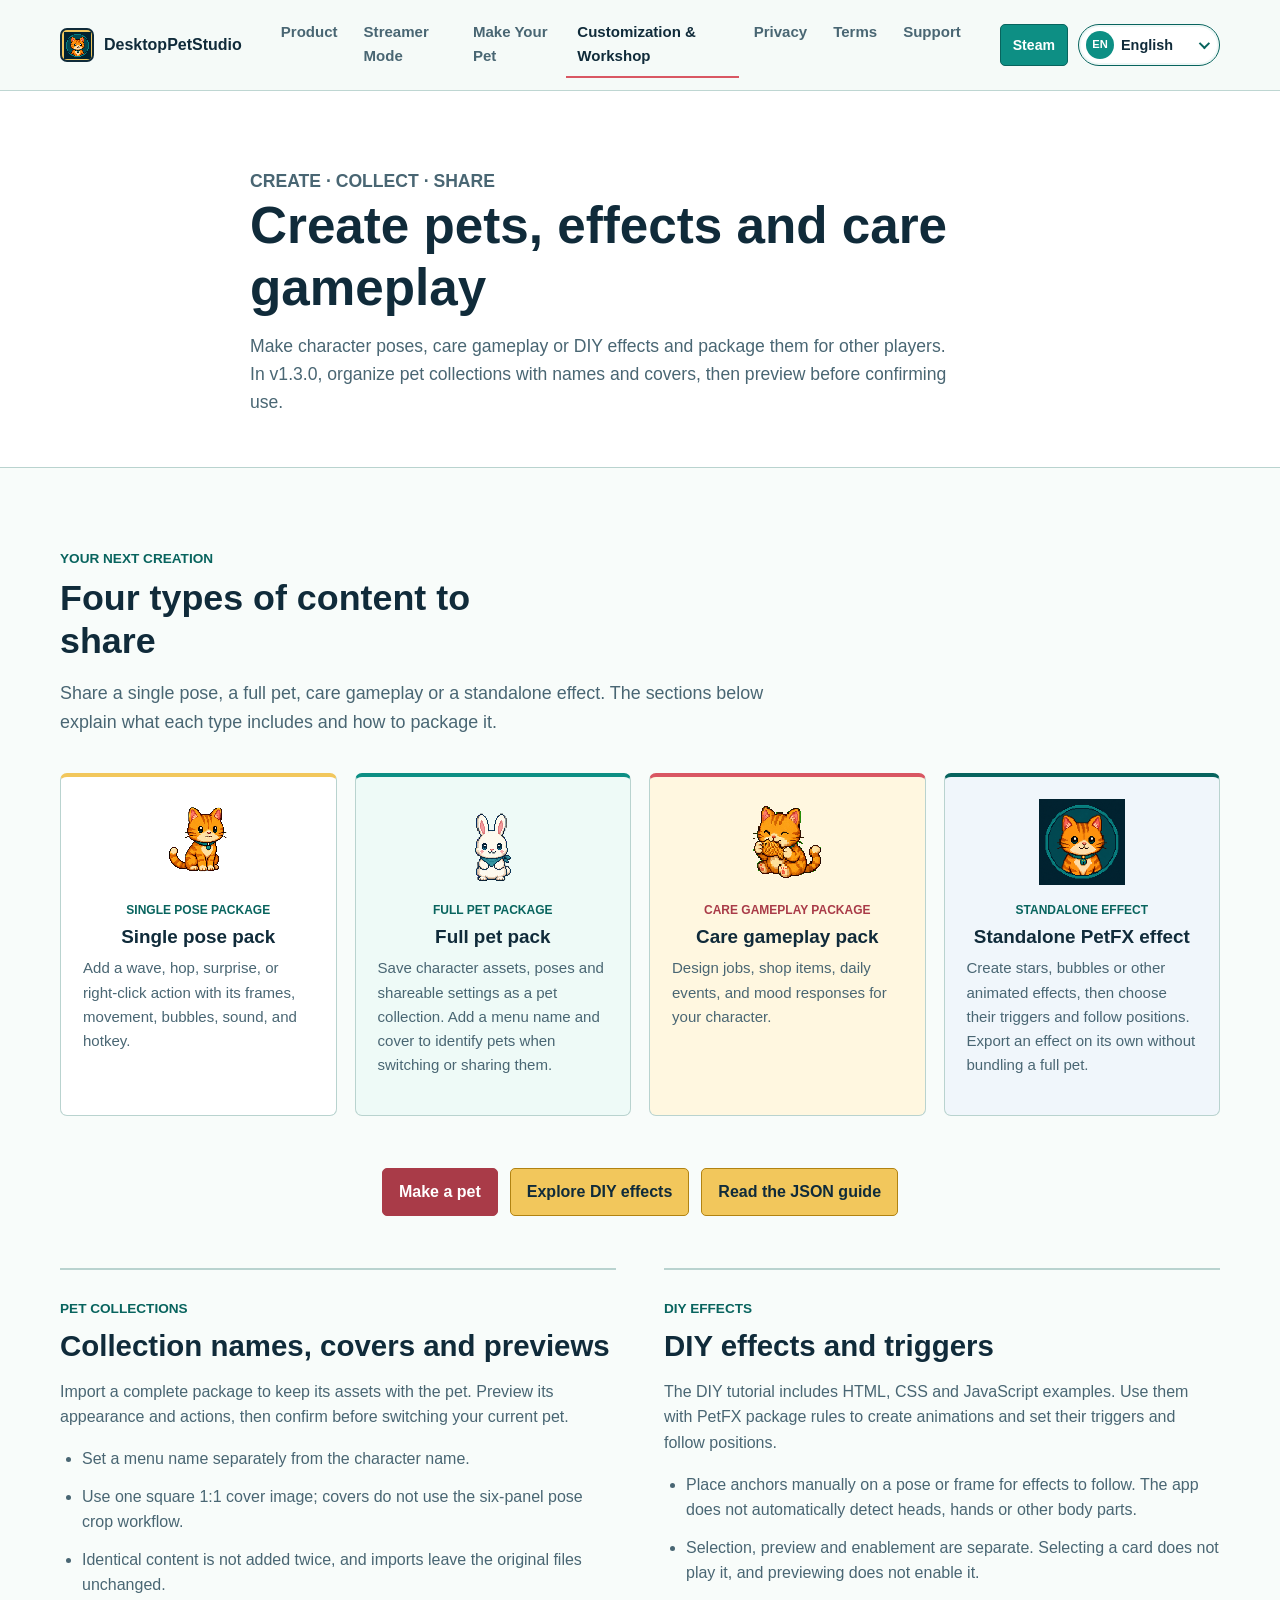
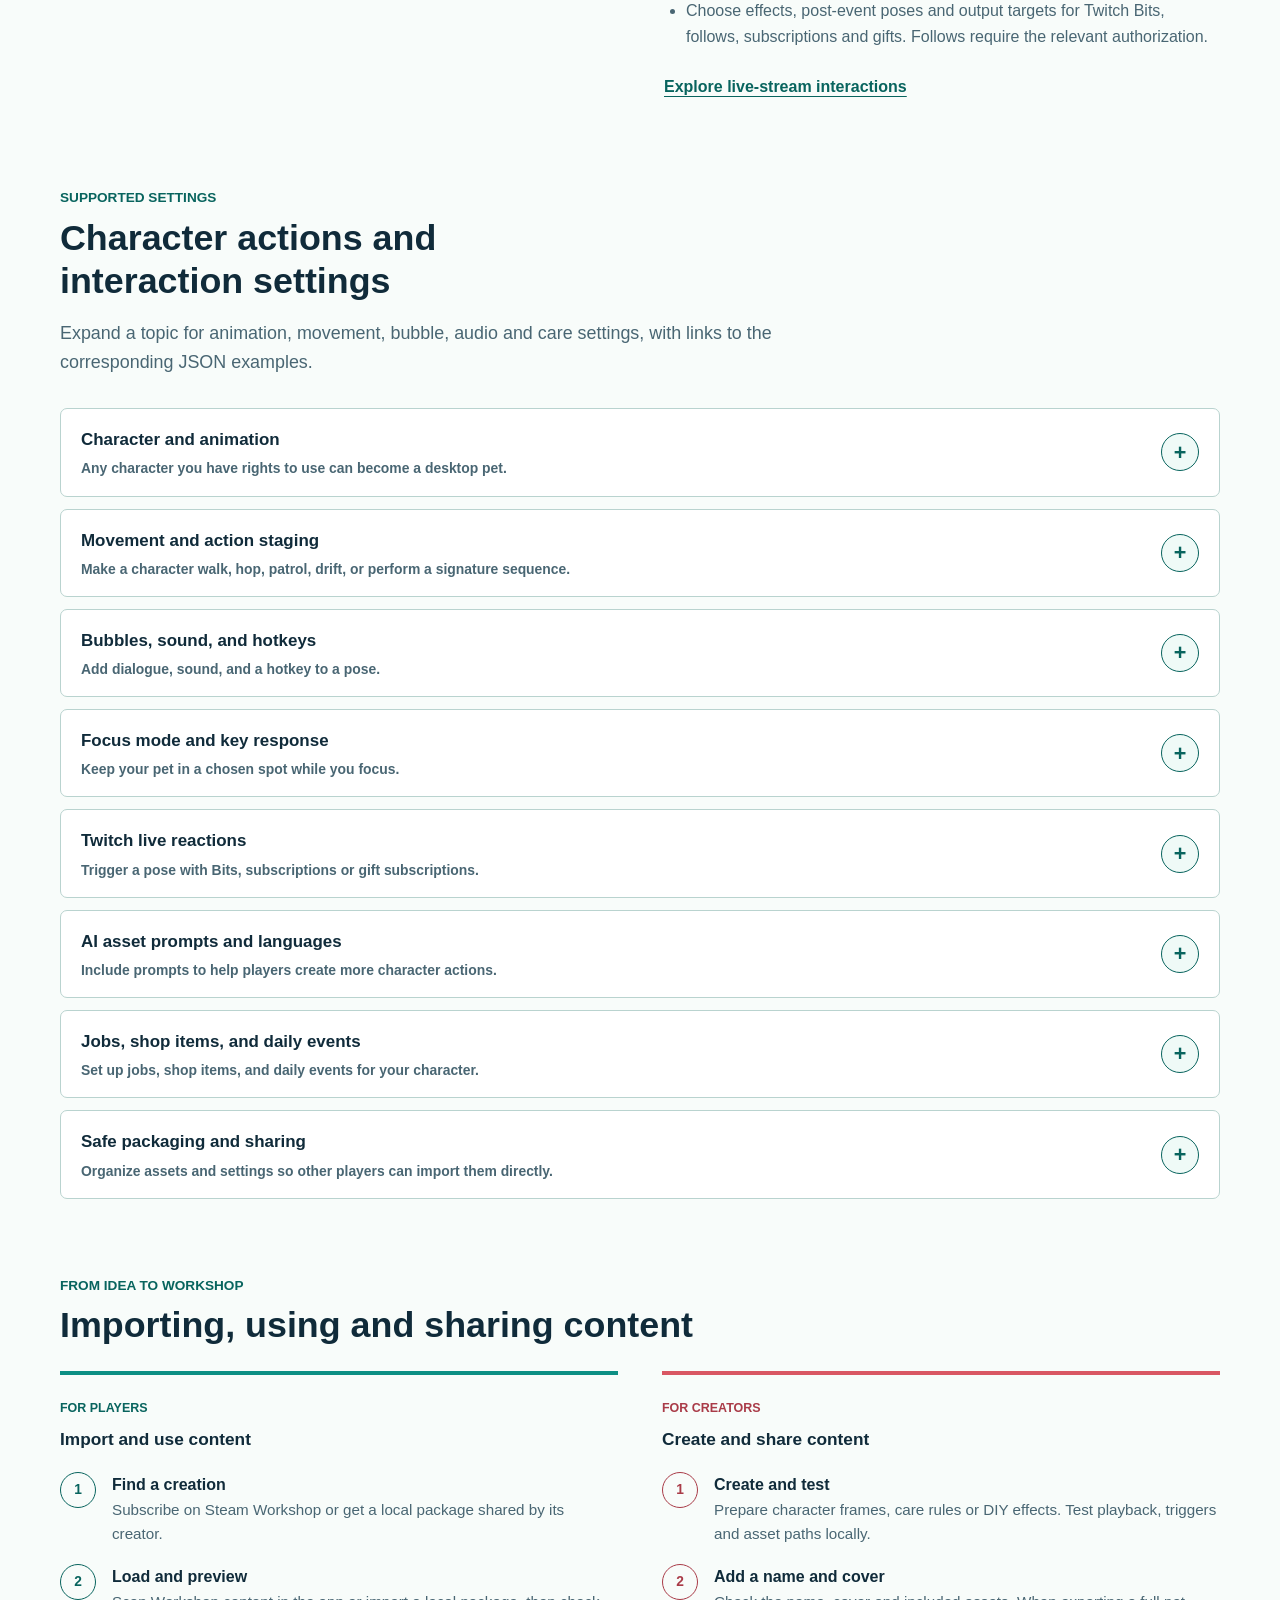
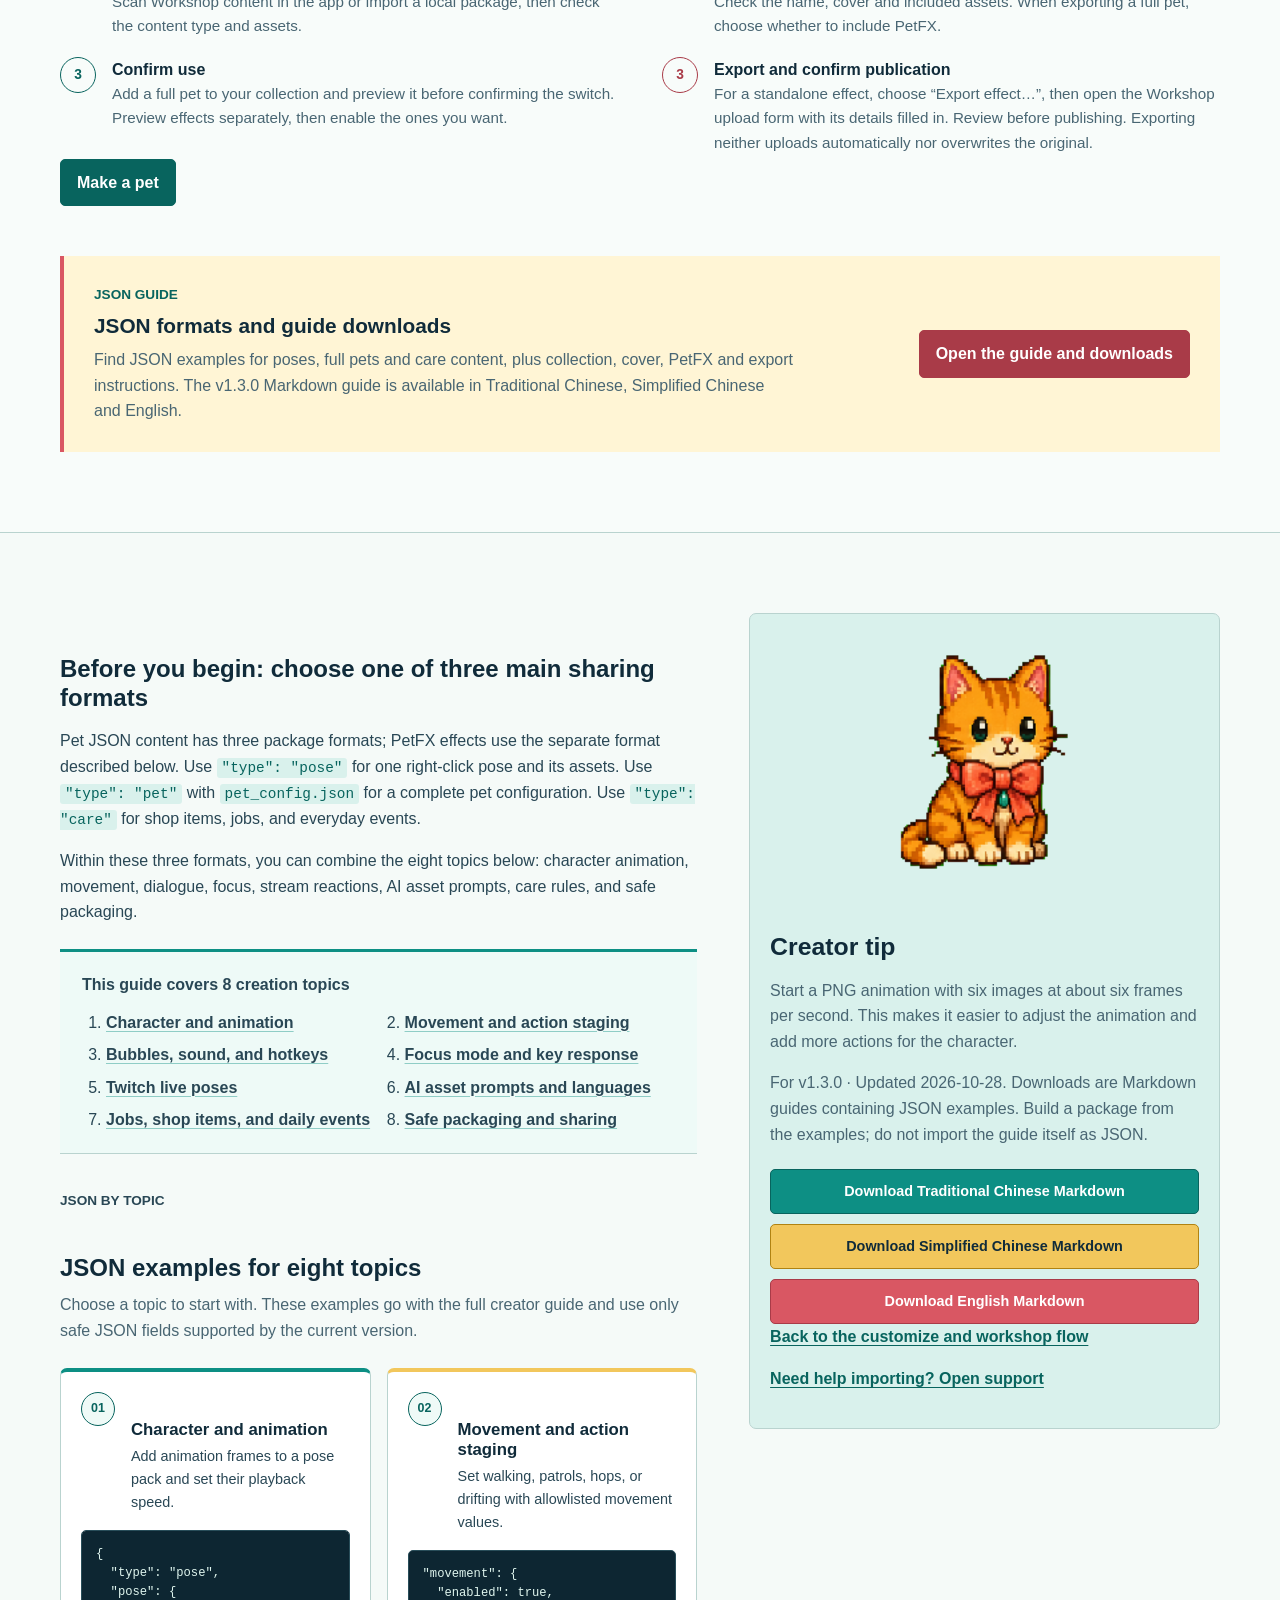
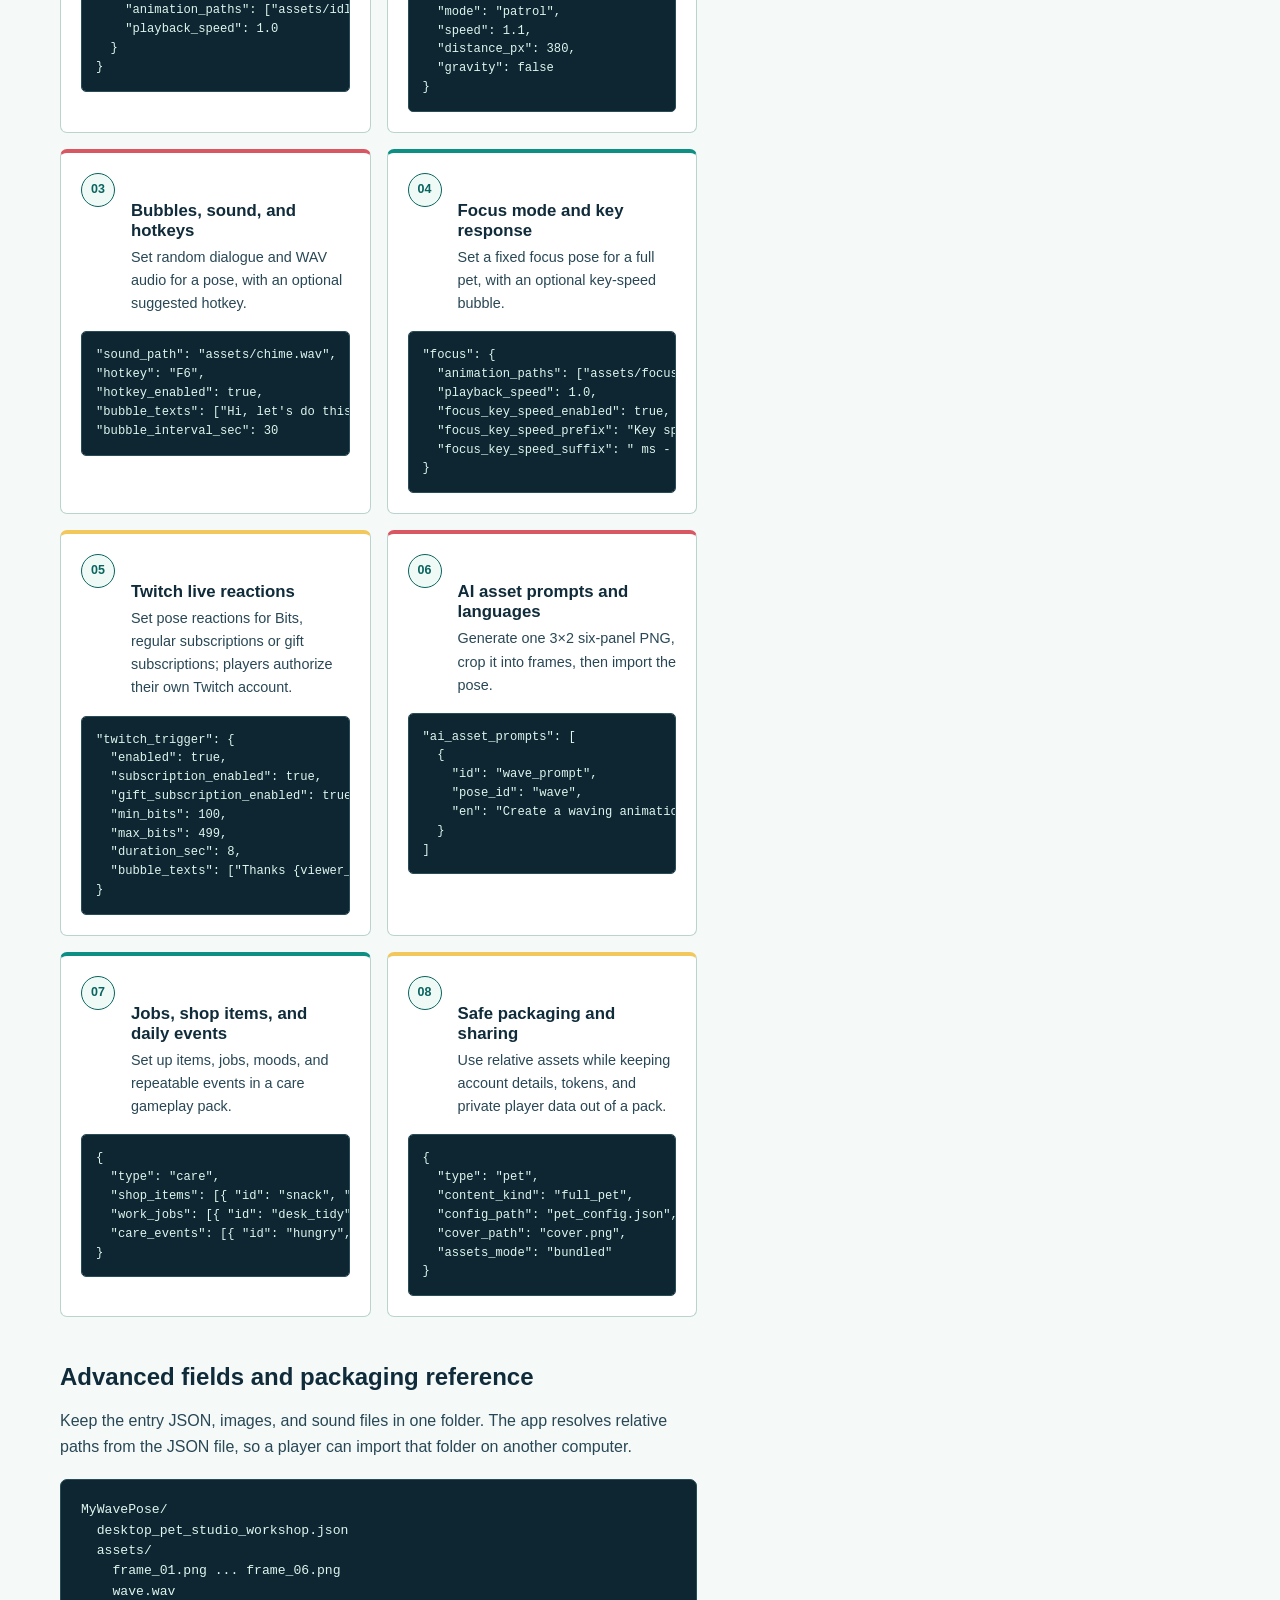
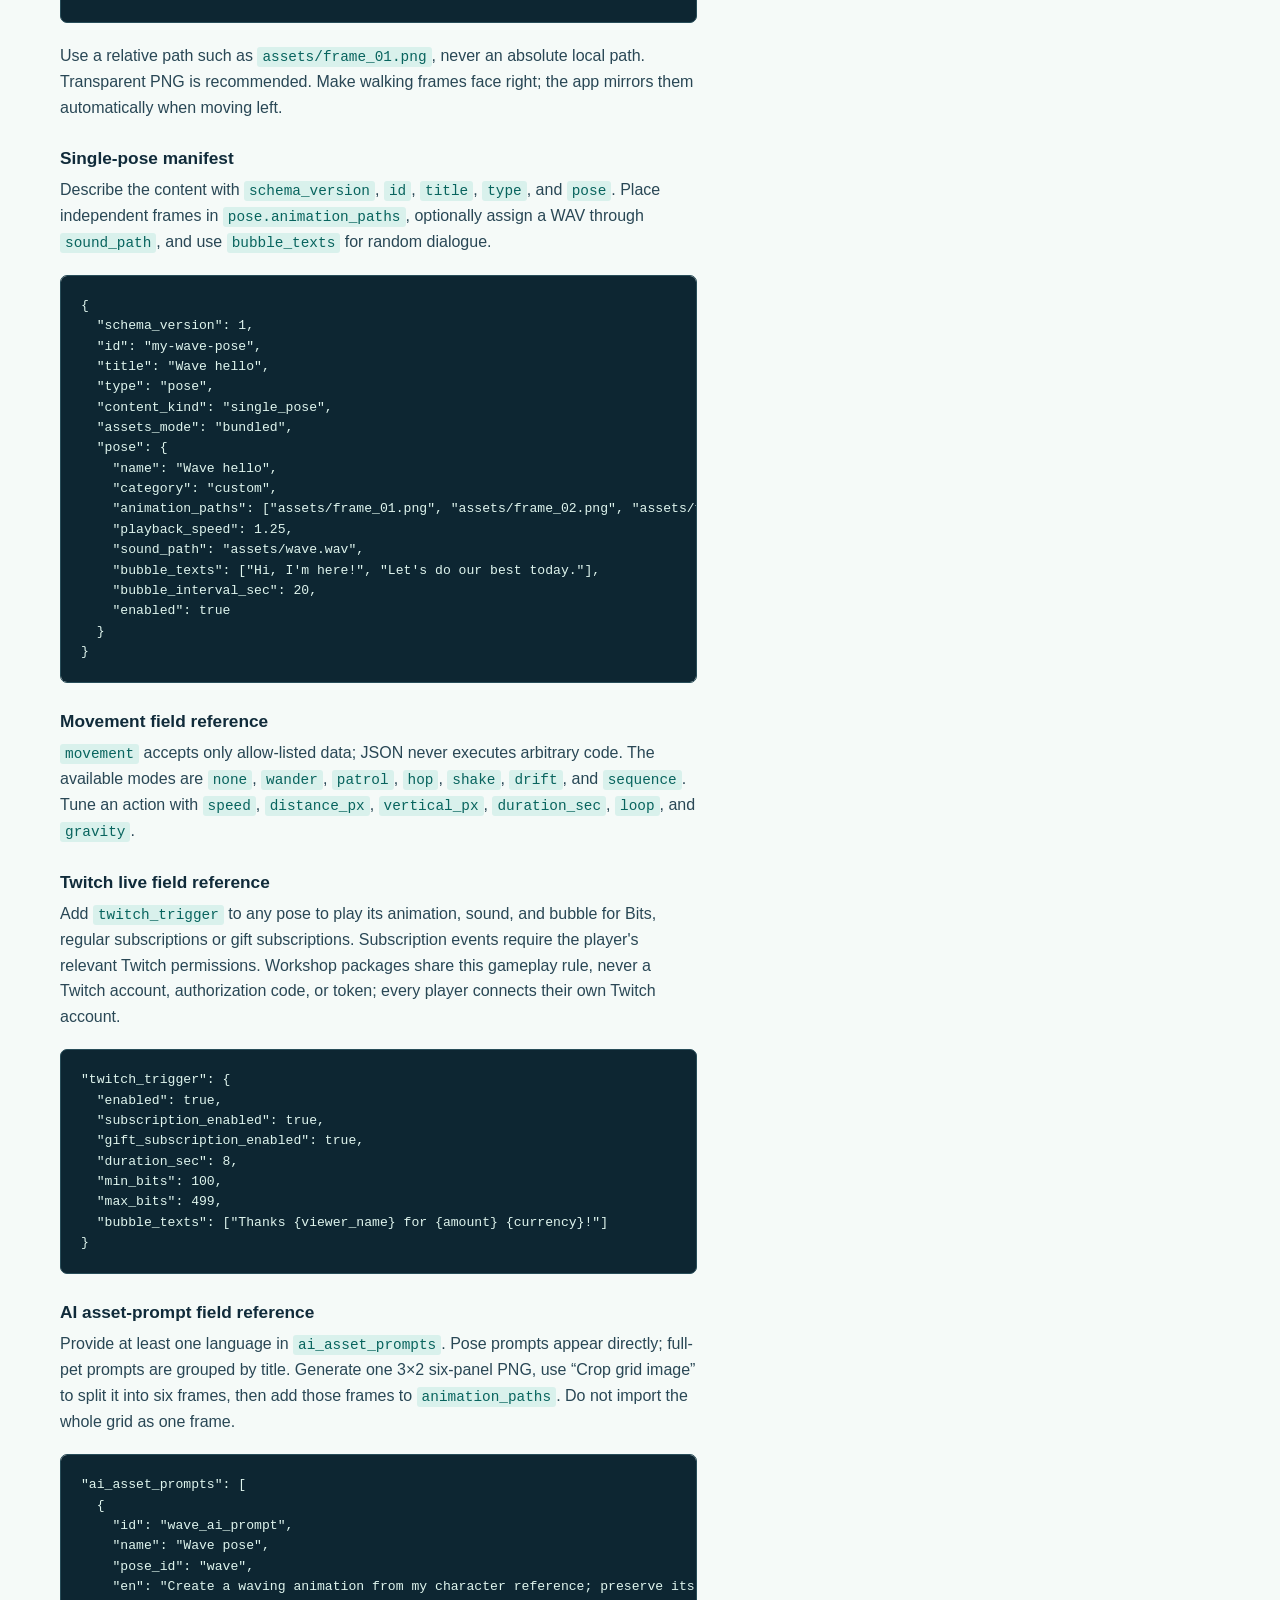
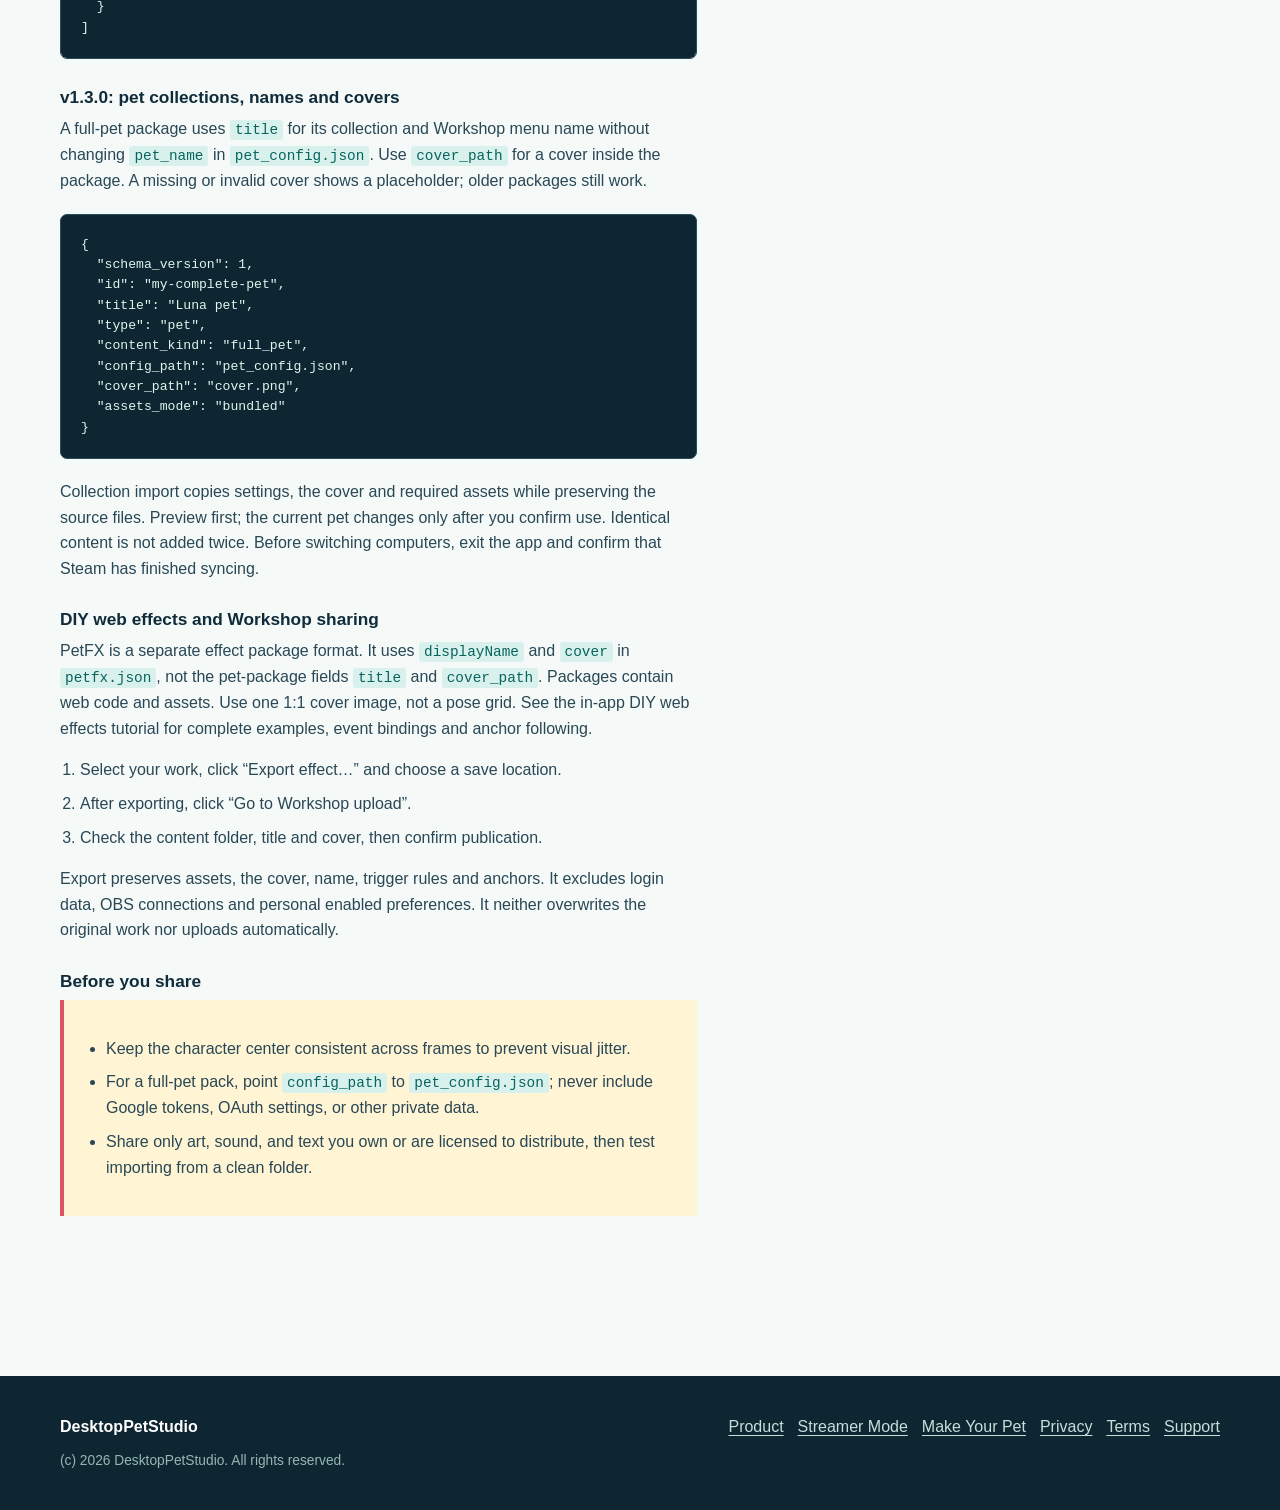
<file: creator-json.html>
<!DOCTYPE html>
<html lang="zh-Hant">
<head>
  <meta charset="utf-8">
  <!-- Google tag (gtag.js) -->
  <script async src="https://www.googletagmanager.com/gtag/js?id=G-77XW5XVXXJ"></script>
  <script>
    window.dataLayer = window.dataLayer || [];
    function gtag(){dataLayer.push(arguments);}
    gtag('js', new Date());
    gtag('config', 'G-77XW5XVXXJ');
  </script>
  <meta name="viewport" content="width=device-width, initial-scale=1">
  <meta name="description" content="探索單一姿勢、完整桌寵、照顧玩法與獨立 PetFX 特效，了解 v1.3.0 收藏、封面、預覽與工作坊分享流程，並下載三語 JSON 指南。">
  <meta name="theme-color" content="#0d8f84">
  <meta name="robots" content="index, follow">
  <meta property="og:type" content="article">
  <meta property="og:site_name" content="DesktopPetStudio">
  <meta property="og:locale" content="zh_TW">
  <meta property="og:locale:alternate" content="zh_CN">
  <meta property="og:locale:alternate" content="en_US">
  <meta property="og:title" content="自訂桌寵、收藏與 DIY 特效 | DesktopPetStudio">
  <meta property="og:description" content="探索單一姿勢、完整桌寵、照顧玩法與獨立 PetFX 特效，了解 v1.3.0 收藏、封面、預覽與工作坊分享流程，並下載三語 JSON 指南。">
  <meta property="og:url" content="https://www.desktoppetstudio.com/creator-json.html">
  <meta property="og:image" content="https://www.desktoppetstudio.com/assets/images/cat-ribbon.png">
  <meta property="og:image:alt" content="DesktopPetStudio creator JSON guide">
  <meta name="twitter:card" content="summary_large_image">
  <meta name="twitter:title" content="自訂桌寵、收藏與 DIY 特效 | DesktopPetStudio">
  <meta name="twitter:description" content="探索單一姿勢、完整桌寵、照顧玩法與獨立 PetFX 特效，了解 v1.3.0 收藏、封面、預覽與工作坊分享流程，並下載三語 JSON 指南。">
  <meta name="twitter:image" content="https://www.desktoppetstudio.com/assets/images/cat-ribbon.png">
  <meta name="twitter:image:alt" content="DesktopPetStudio creator JSON guide">
  <link rel="canonical" href="https://www.desktoppetstudio.com/creator-json.html">
  <title>自訂桌寵、收藏與 DIY 特效 | DesktopPetStudio</title>
  <link rel="icon" href="assets/images/app-icon.png" type="image/png">
  <link rel="stylesheet" href="assets/css/site.css?v=20261029-01">
  <script src="site.config.js"></script>
  <script src="assets/js/site.js?v=20261028-01" defer></script>
  <script type="application/ld+json">
{
  "@context": "https://schema.org",
  "@type": "TechArticle",
  "headline": "自訂桌寵、收藏與 DIY 特效",
  "description": "探索單一姿勢、完整桌寵、照顧玩法與獨立 PetFX 特效，了解 v1.3.0 收藏、封面、預覽與工作坊分享流程，並下載三語 JSON 指南。",
  "url": "https://www.desktoppetstudio.com/creator-json.html",
  "mainEntityOfPage": "https://www.desktoppetstudio.com/creator-json.html",
  "inLanguage": "zh-Hant",
  "publisher": {
    "@type": "Organization",
    "name": "DesktopPetStudio"
  }
}
  </script>
</head>
<body>
  <a class="skip-link" href="#main" data-i18n="skip">跳至主要內容</a>
  <header class="site-header">
    <a class="brand" href="index.html" aria-label="DesktopPetStudio home"><span class="brand-mark"><img src="assets/images/app-icon.png" alt=""></span><span>DesktopPetStudio</span></a>
    <nav class="main-nav" id="primary-nav" aria-label="Primary navigation"><a href="index.html" data-i18n="product">產品介紹</a><a href="streamer-mode.html" data-i18n="streamer">實況模式</a><a href="make-your-pet.html" data-i18n="createPet">製作專屬桌寵</a><a href="creator-json.html" aria-current="page" data-i18n="workshop">自訂與工作坊</a><a href="privacy.html" data-i18n="privacy">隱私權政策</a><a href="terms.html" data-i18n="terms">使用條款</a><a href="support.html" data-i18n="support">支援資訊</a></nav>
    <div class="header-actions"><a class="header-download" href="https://store.steampowered.com/app/5069160/__DesktopPetStudio/" target="_blank" rel="noopener noreferrer" data-i18n="download">Steam</a><label class="sr-only" for="language" data-i18n="language">語言</label><select class="language-select" id="language" aria-label="Language"><option value="zh-Hant">繁體中文</option><option value="zh-Hans">简体中文</option><option value="en">English</option></select><button class="menu-toggle" type="button" aria-controls="primary-nav" aria-expanded="false" aria-label="開啟導覽選單" data-i18n-aria="menu">&#8801;</button></div>
  </header>

  <main id="main">
    <section class="page-hero">
<div class="section-inner creator-guide-intro" data-lang-content="zh-Hant"><p class="section-kicker">CREATE · COLLECT · SHARE</p><h1><span class="creator-title-phrase">製作桌寵、</span><wbr/><span class="creator-title-phrase">特效與照顧玩法</span></h1><p>製作角色動作、照顧玩法或 DIY 特效，打包分享給其他玩家。v1.3.0 可用名稱與封面整理桌寵收藏，預覽後再確認使用。</p></div>
<div class="section-inner creator-guide-intro" data-lang-content="zh-Hans" hidden=""><p class="section-kicker">CREATE · COLLECT · SHARE</p><h1><span class="creator-title-phrase">制作桌宠、</span><wbr/><span class="creator-title-phrase">特效与照顾玩法</span></h1><p>制作角色动作、照顾玩法或 DIY 特效，打包分享给其他玩家。v1.3.0 可用名称与封面整理桌宠收藏，预览后再确认使用。</p></div>
<div class="section-inner creator-guide-intro" data-lang-content="en" hidden=""><p class="section-kicker">CREATE · COLLECT · SHARE</p><h1>Create pets, effects and care gameplay</h1><p>Make character poses, care gameplay or DIY effects and package them for other players. In v1.3.0, organize pet collections with names and covers, then preview before confirming use.</p></div>
</section>

    <section class="section creator-overview-section" id="creator-capabilities">
<div class="section-inner creator-overview" data-lang-content="zh-Hant">
<div class="creator-overview-heading" data-reveal=""><p class="section-kicker">YOUR NEXT CREATION</p><h2>四種可分享的作品</h2><p class="lead">單一姿勢、完整桌寵、照顧玩法與獨立特效都能分開分享。下方說明各類型的用途與格式。</p></div>
<div class="creator-pack-grid" data-reveal="">
<article class="creator-pack-card"><div aria-hidden="true" class="creator-pack-art creator-pack-art-pose"><img alt="" src="assets/images/pose-animations/idle/idle_01.png"/></div><p class="creator-card-kicker">SINGLE POSE PACKAGE</p><h3>單一姿勢包</h3><p>替角色新增揮手、跳躍、驚訝或右鍵呼叫動作，連同影格、移動、氣泡、音效與快捷鍵一起分享。</p></article>
<article class="creator-pack-card creator-pack-card-teal"><div aria-hidden="true" class="creator-pack-art creator-pack-art-pet"><img alt="" src="assets/images/demo-characters/bunny/bunny_01.png"/></div><p class="creator-card-kicker">FULL PET PACKAGE</p><h3>完整桌寵包</h3><p>將角色素材、姿勢與可分享的設定存成桌寵收藏，並設定選單名稱與封面，方便切換或分享。</p></article>
<article class="creator-pack-card creator-pack-card-coral"><div aria-hidden="true" class="creator-pack-art creator-pack-art-care"><img alt="" src="assets/images/cat-eat.png"/></div><p class="creator-card-kicker">CARE GAMEPLAY PACKAGE</p><h3>照顧玩法包</h3><p>為角色設計工作、商城、道具、日常事件與心情回應。</p></article>
<article class="creator-pack-card creator-pack-card-effects"><div aria-hidden="true" class="creator-pack-art"><img alt="" src="assets/images/app-icon.png"/></div><p class="creator-card-kicker">STANDALONE EFFECT</p><h3>獨立 PetFX 特效</h3><p>製作星光、泡泡或其他動畫效果，設定觸發與跟隨位置。特效可獨立匯出，不必打包成完整桌寵。</p></article></div>
<div class="creator-pack-action" data-reveal=""><a class="button button-primary" href="make-your-pet.html">製作桌寵</a><a class="button button-secondary" href="#creator-effects-zh-Hant">了解 DIY 特效</a><a class="button button-secondary" href="#technical-guide">閱讀 JSON 指南</a></div>
<div class="creator-update-grid"><section aria-labelledby="collection-title-zh-Hant" class="creator-update-block" id="creator-collection-zh-Hant">
<p class="section-kicker">PET COLLECTIONS</p><h2 id="collection-title-zh-Hant">收藏名稱、封面與預覽</h2>
<p class="lead">匯入完整套件後，素材會和桌寵一起保存。先預覽外觀與動作，確認使用後再切換目前的桌寵。</p><ul class="creator-update-points"><li>選單名稱用來辨識作品，與角色名稱分開設定。</li><li>封面使用一張 1:1 圖片，不必走姿勢六宮格裁切流程。</li><li>相同內容不重複收藏，匯入不會改動原始檔案。</li></ul></section><section aria-labelledby="effects-title-zh-Hant" class="creator-update-block" id="creator-effects-zh-Hant">
<p class="section-kicker">DIY EFFECTS</p><h2 id="effects-title-zh-Hant">DIY 特效與觸發設定</h2>
<p class="lead">DIY 教學提供 HTML、CSS 與 JavaScript 範例，可搭配 PetFX 套件規則製作動畫，設定觸發事件與跟隨位置。</p><ul class="creator-update-points"><li>為指定姿勢或影格手動標記位置，讓效果跟隨標點；程式不會自動辨識頭、手等部位。</li><li>選取、預覽與啟用分開操作：點選卡片不會直接播放，預覽也不代表已啟用。</li><li>可為 Twitch Bits、追隨、訂閱與贈禮設定不同效果、事件後姿勢及輸出目標；追隨需要相應授權。</li></ul><a class="creator-overview-link" href="streamer-mode.html">查看實況互動介紹</a></section></div><div class="creator-overview-heading creator-topic-heading" data-reveal=""><p class="section-kicker">SUPPORTED SETTINGS</p><h2>角色動作與互動設定</h2><p class="lead">展開下列主題，可查看動畫、移動、氣泡、音效與照顧玩法的設定，以及對應 JSON 範例。</p></div>
<div class="creator-capability-grid">
<details class="creator-capability-card"><summary><span>角色與動畫</span><small>任何有授權的角色，都能成為桌寵。</small></summary><div class="creator-capability-detail"><div class="creator-capability-copy"><p>可放入多張透明 PNG 或 GIF 動畫，設定播放速度，讓原創角色、兔子、機器人或其他形象都有自己的動作。</p></div><div aria-hidden="true" class="creator-capability-visual visual-character"><img alt="" src="assets/images/demo-characters/robot/robot_01.png"/></div></div><ul class="creator-capability-list"><li>多幀動畫影格與相對素材路徑</li><li>動畫速度 0.25x 到 4x</li><li>走動素材面向右方，向左移動會自動鏡像</li></ul></details>
<details class="creator-capability-card"><summary><span>移動與動作演出</span><small>讓角色走、跳、巡邏、漂浮，或演出一段專屬動作。</small></summary><div class="creator-capability-detail"><div class="creator-capability-copy"><p>用安全的 JSON 參數設定移動距離、速度、重力與循環，不需要在工作坊內容裡執行程式。</p></div><div aria-hidden="true" class="creator-capability-visual visual-motion"><img alt="" src="assets/images/pose-animations/walk/walk_01.png"/></div></div><ul class="creator-capability-list"><li>隨機走動、巡邏、跳躍、抖動、漂浮</li><li>多段 sequence 與 easing 演出曲線</li><li>可決定姿勢期間是否受到自然下墜影響</li></ul></details>
<details class="creator-capability-card"><summary><span>氣泡、音效與快捷鍵</span><small>替姿勢加入對話、音效與快捷鍵。</small></summary><div class="creator-capability-detail"><div class="creator-capability-copy"><p>每個姿勢都能有隨機文字氣泡、WAV 音效、啟用狀態與建議快捷鍵，玩家仍能依自己的習慣調整。</p></div><div aria-hidden="true" class="creator-capability-visual visual-dialogue"><img alt="" src="assets/images/pose-animations/idle/idle_01.png"/></div></div><ul class="creator-capability-list"><li>多句隨機氣泡與出現間隔</li><li>右鍵呼叫姿勢的 WAV 音效</li><li>建議快捷鍵與預設啟用狀態</li></ul></details>
<details class="creator-capability-card"><summary><span>專注模式與按鍵反應</span><small>專注時，讓桌寵停在你指定的位置。</small></summary><div class="creator-capability-detail"><div class="creator-capability-copy"><p>完整桌寵包可設定固定專注姿勢。玩家能拖曳桌寵調整位置，也能選擇顯示按鍵反應速度，並自訂數值前後的文字。</p></div><div aria-hidden="true" class="creator-capability-visual visual-focus"><img alt="" src="assets/images/pose-animations/focus/focus_01.png"/></div></div><ul class="creator-capability-list"><li>固定位置，不觸發走動、攀附或下墜</li><li>按鍵時重新播放專注動畫</li><li>可自訂毫秒數前後文字，不記錄按鍵內容</li></ul></details>
<details class="creator-capability-card"><summary><span>Twitch 實況反應</span><small>依 Bits、訂閱或贈送訂閱觸發指定姿勢。</small></summary><div class="creator-capability-detail"><div class="creator-capability-copy"><p>為姿勢設定 Bits 金額範圍、一般訂閱或贈送訂閱觸發規則與持續秒數，氣泡可帶入觀眾暱稱、留言和 Bits 數量；觸發後會回到原本動作。</p></div><div aria-hidden="true" class="creator-capability-visual visual-stream"><img alt="" src="assets/images/pose-animations/fall/fall_01.png"/></div></div><ul class="creator-capability-list"><li>金額區間與播放持續時間</li><li>專屬動畫、音效與文字氣泡</li><li>不會打包任何 Twitch 帳號或授權資料</li></ul></details>
<details class="creator-capability-card"><summary><span>AI 素材提示與多語系</span><small>附上 Prompt，讓玩家製作更多角色動作。</small></summary><div class="creator-capability-detail"><div class="creator-capability-copy"><p>可為作品提供 AI 素材助手 Prompt，玩家能依自己的角色圖延伸新姿勢；提示可提供多種語言版本。</p></div><div aria-hidden="true" class="creator-capability-visual visual-prompt"><img alt="" src="assets/images/pose-animations/drag/drag_01.png"/></div></div><ul class="creator-capability-list"><li>姿勢包直接顯示，完整桌寵可分組展開</li><li>支援繁中、簡中、英文、日文與更多語系文案</li><li>指定一張 3×2 六宮格，裁切後再匯入姿勢</li></ul></details>
<details class="creator-capability-card"><summary><span>工作、商城與日常事件</span><small>設定角色的工作、商品與日常事件。</small></summary><div class="creator-capability-detail"><div class="creator-capability-copy"><p>創作者能做出角色專屬的工作、商品和事件，改變飽食度、親合度、心情與遊戲內金幣，並安排刷新規則。</p></div><div aria-hidden="true" class="creator-capability-visual visual-care"><img alt="" src="assets/images/cat-eat.png"/></div></div><ul class="creator-capability-list"><li>食物、禮物、收藏品與有限庫存</li><li>工作時長、獎勵、消耗與心情風險</li><li>依飽食度、親合度、心情觸發日常對話</li></ul></details>
<details class="creator-capability-card"><summary><span>安全打包與分享</span><small>把素材和設定整理好，其他玩家就能直接匯入。</small></summary><div class="creator-capability-detail"><div class="creator-capability-copy"><p>桌寵、姿勢與養成包使用相對路徑與允許的 JSON 欄位。程式不會執行 JSON 程式碼，也不需要把私人帳號資訊分享出去。</p></div><div aria-hidden="true" class="creator-capability-visual visual-share"><img alt="" src="assets/images/app-icon.png"/></div></div><ul class="creator-capability-list"><li>支援姿勢、完整桌寵與養成內容分開分享</li><li>素材與 WAV 音效可一併打包</li><li>不包含 Google、Twitch 權杖或玩家私密設定</li></ul></details>
</div>
<section aria-labelledby="flow-title-zh-Hant" class="creator-workflow"><p class="section-kicker">FROM IDEA TO WORKSHOP</p><h2 id="flow-title-zh-Hant">匯入、使用與分享流程</h2><div class="creator-paths"><article class="creator-path"><p class="creator-path-kicker">FOR PLAYERS</p><h3>匯入與使用作品</h3><ol class="creator-flow"><li><strong>選擇作品</strong><span>在 Steam 工作坊訂閱作品，或準備創作者分享的本機套件。</span></li><li><strong>載入並預覽</strong><span>在程式中掃描工作坊內容或匯入本機套件，確認作品類型與素材。</span></li><li><strong>確認使用</strong><span>完整桌寵先加入收藏並預覽，再確認切換；特效則先預覽，再依需要啟用。</span></li></ol><a class="button button-teal creator-tutorial-link" href="make-your-pet.html">製作桌寵</a></article><article class="creator-path creator-path-accent"><p class="creator-path-kicker">FOR CREATORS</p><h3>製作與分享作品</h3><ol class="creator-flow"><li><strong>製作與測試</strong><span>整理角色影格、照顧規則或 DIY 特效，先在本機測試播放、觸發與素材路徑。</span></li><li><strong>整理名稱與封面</strong><span>確認作品名稱、封面及要包含的素材；完整桌寵可依需要選擇是否附帶 PetFX。</span></li><li><strong>匯出並確認發布</strong><span>獨立特效使用「匯出特效…」，再按「前往工作坊上傳」帶入表單。檢查內容後確認發布；匯出不會自動上傳，也不覆寫原作品。</span></li></ol></article></div></section><div class="creator-overview-cta" data-reveal=""><div><p class="section-kicker">JSON GUIDE</p><h3>JSON 格式與指南下載</h3><p>提供姿勢、完整桌寵與照顧內容的 JSON 範例，以及收藏、封面、PetFX 與匯出說明。v1.3.0 Markdown 指南有繁中、簡中、英文版本。</p></div><a class="button button-primary" href="#technical-guide">前往技術指南與下載</a></div>
</div>
<div class="section-inner creator-overview" data-lang-content="zh-Hans" hidden="">
<div class="creator-overview-heading" data-reveal=""><p class="section-kicker">YOUR NEXT CREATION</p><h2>四种可分享的作品</h2><p class="lead">单一姿势、完整桌宠、照顾玩法与独立特效都能分开分享。下方说明各类型的用途与格式。</p></div>
<div class="creator-pack-grid" data-reveal="">
<article class="creator-pack-card"><div aria-hidden="true" class="creator-pack-art creator-pack-art-pose"><img alt="" src="assets/images/pose-animations/idle/idle_01.png"/></div><p class="creator-card-kicker">SINGLE POSE PACKAGE</p><h3>单一姿势包</h3><p>替角色新增挥手、跳跃、惊讶或右键调用动作，连同帧、移动、气泡、音效与快捷键一起分享。</p></article>
<article class="creator-pack-card creator-pack-card-teal"><div aria-hidden="true" class="creator-pack-art creator-pack-art-pet"><img alt="" src="assets/images/demo-characters/bunny/bunny_01.png"/></div><p class="creator-card-kicker">FULL PET PACKAGE</p><h3>完整桌宠包</h3><p>将角色素材、姿势与可分享的设置存为桌宠收藏，并设置菜单名称与封面，方便切换或分享。</p></article>
<article class="creator-pack-card creator-pack-card-coral"><div aria-hidden="true" class="creator-pack-art creator-pack-art-care"><img alt="" src="assets/images/cat-eat.png"/></div><p class="creator-card-kicker">CARE GAMEPLAY PACKAGE</p><h3>照顾玩法包</h3><p>为角色设计工作、商城、道具、日常事件与心情回应。</p></article>
<article class="creator-pack-card creator-pack-card-effects"><div aria-hidden="true" class="creator-pack-art"><img alt="" src="assets/images/app-icon.png"/></div><p class="creator-card-kicker">STANDALONE EFFECT</p><h3>独立 PetFX 特效</h3><p>制作星光、泡泡或其他动画效果，设置触发与跟随位置。特效可独立导出，不必打包成完整桌宠。</p></article></div>
<div class="creator-pack-action" data-reveal=""><a class="button button-primary" href="make-your-pet.html">制作桌宠</a><a class="button button-secondary" href="#creator-effects-zh-Hans">了解 DIY 特效</a><a class="button button-secondary" href="#technical-guide">阅读 JSON 指南</a></div>
<div class="creator-update-grid"><section aria-labelledby="collection-title-zh-Hans" class="creator-update-block" id="creator-collection-zh-Hans">
<p class="section-kicker">PET COLLECTIONS</p><h2 id="collection-title-zh-Hans">收藏名称、封面与预览</h2>
<p class="lead">导入完整套件后，素材会和桌宠一起保存。先预览外观与动作，确认使用后再切换当前桌宠。</p><ul class="creator-update-points"><li>菜单名称用来辨识作品，与角色名称分开设置。</li><li>封面使用一张 1:1 图片，不必走姿势六宫格裁切流程。</li><li>相同内容不重复收藏，导入不会改动原始文件。</li></ul></section><section aria-labelledby="effects-title-zh-Hans" class="creator-update-block" id="creator-effects-zh-Hans">
<p class="section-kicker">DIY EFFECTS</p><h2 id="effects-title-zh-Hans">DIY 特效与触发设置</h2>
<p class="lead">DIY 教程提供 HTML、CSS 与 JavaScript 示例，可搭配 PetFX 套件规则制作动画，设置触发事件与跟随位置。</p><ul class="creator-update-points"><li>为指定姿势或帧手动标记位置，让效果跟随标记；程序不会自动识别头、手等部位。</li><li>选取、预览与启用分开操作：点击卡片不会直接播放，预览也不代表已启用。</li><li>可为 Twitch Bits、关注、订阅与赠礼设置不同效果、事件后姿势及输出目标；关注需要相应授权。</li></ul><a class="creator-overview-link" href="streamer-mode.html">查看直播互动介绍</a></section></div><div class="creator-overview-heading creator-topic-heading" data-reveal=""><p class="section-kicker">SUPPORTED SETTINGS</p><h2>角色动作与互动设置</h2><p class="lead">展开下列主题，可查看动画、移动、气泡、音效与照顾玩法的设置，以及对应 JSON 示例。</p></div>
<div class="creator-capability-grid">
<details class="creator-capability-card"><summary><span>角色与动画</span><small>任何有授权的角色，都能成为桌宠。</small></summary><div class="creator-capability-detail"><div class="creator-capability-copy"><p>可放入多张透明 PNG 或 GIF 动画，设置播放速度，让原创角色、兔子、机器人或其他形象都有自己的动作。</p></div><div aria-hidden="true" class="creator-capability-visual visual-character"><img alt="" src="assets/images/demo-characters/robot/robot_01.png"/></div></div><ul class="creator-capability-list"><li>多帧动画与相对素材路径</li><li>动画速度 0.25x 到 4x</li><li>走动素材面向右方，向左移动会自动镜像</li></ul></details>
<details class="creator-capability-card"><summary><span>移动与动作演出</span><small>让角色走、跳、巡逻、漂浮，或演出一段专属动作。</small></summary><div class="creator-capability-detail"><div class="creator-capability-copy"><p>用安全的 JSON 参数设置移动距离、速度、重力与循环，不需要在创意工坊内容里执行程序。</p></div><div aria-hidden="true" class="creator-capability-visual visual-motion"><img alt="" src="assets/images/pose-animations/walk/walk_01.png"/></div></div><ul class="creator-capability-list"><li>随机走动、巡逻、跳跃、抖动、漂浮</li><li>多段 sequence 与 easing 演出曲线</li><li>可决定姿势期间是否受到自然下坠影响</li></ul></details>
<details class="creator-capability-card"><summary><span>气泡、音效与快捷键</span><small>为姿势加入对话、音效与快捷键。</small></summary><div class="creator-capability-detail"><div class="creator-capability-copy"><p>每个姿势都能有随机文字气泡、WAV 音效、启用状态与建议快捷键，玩家仍能依自己的习惯调整。</p></div><div aria-hidden="true" class="creator-capability-visual visual-dialogue"><img alt="" src="assets/images/pose-animations/idle/idle_01.png"/></div></div><ul class="creator-capability-list"><li>多句随机气泡与出现间隔</li><li>右键调用姿势的 WAV 音效</li><li>建议快捷键与默认启用状态</li></ul></details>
<details class="creator-capability-card"><summary><span>专注模式与按键反应</span><small>专注时，让桌宠停在你指定的位置。</small></summary><div class="creator-capability-detail"><div class="creator-capability-copy"><p>完整桌宠包可设置固定专注姿势。玩家能拖动桌宠调整位置，也能选择显示按键反应速度，并自定义数值前后的文字。</p></div><div aria-hidden="true" class="creator-capability-visual visual-focus"><img alt="" src="assets/images/pose-animations/focus/focus_01.png"/></div></div><ul class="creator-capability-list"><li>固定位置，不触发走动、攀附或下坠</li><li>按键时重新播放专注动画</li><li>可自定义毫秒数前后文字，不记录按键内容</li></ul></details>
<details class="creator-capability-card"><summary><span>Twitch 直播反应</span><small>按 Bits、订阅或赠送订阅触发指定姿势。</small></summary><div class="creator-capability-detail"><div class="creator-capability-copy"><p>为姿势设置 Bits 金额范围、一般订阅或赠送订阅触发规则与持续秒数，气泡可带入观众昵称、留言和 Bits 数量；触发后会回到原本动作。</p></div><div aria-hidden="true" class="creator-capability-visual visual-stream"><img alt="" src="assets/images/pose-animations/fall/fall_01.png"/></div></div><ul class="creator-capability-list"><li>金额区间与播放持续时间</li><li>专属动画、音效与文字气泡</li><li>不会打包任何 Twitch 账号或授权资料</li></ul></details>
<details class="creator-capability-card"><summary><span>AI 素材提示与多语言</span><small>附上 Prompt，让玩家制作更多角色动作。</small></summary><div class="creator-capability-detail"><div class="creator-capability-copy"><p>可为作品提供 AI 素材助手 Prompt，玩家能依自己的角色图延伸新姿势；提示可提供多种语言版本。</p></div><div aria-hidden="true" class="creator-capability-visual visual-prompt"><img alt="" src="assets/images/pose-animations/drag/drag_01.png"/></div></div><ul class="creator-capability-list"><li>姿势包直接显示，完整桌宠可分组展开</li><li>支持繁中、简中、英文、日文与更多语言文案</li><li>指定一张 3×2 六宫格，裁切后再导入姿势</li></ul></details>
<details class="creator-capability-card"><summary><span>工作、商城与日常事件</span><small>设置角色的工作、商品与日常事件。</small></summary><div class="creator-capability-detail"><div class="creator-capability-copy"><p>创作者能做出角色专属的工作、商品和事件，改变饱食度、亲合度、心情与游戏内金币，并安排刷新规则。</p></div><div aria-hidden="true" class="creator-capability-visual visual-care"><img alt="" src="assets/images/cat-eat.png"/></div></div><ul class="creator-capability-list"><li>食物、礼物、收藏品与有限库存</li><li>工作时长、奖励、消耗与心情风险</li><li>依饱食度、亲合度、心情触发日常对话</li></ul></details>
<details class="creator-capability-card"><summary><span>安全打包与分享</span><small>把素材和设置整理好，其他玩家就能直接导入。</small></summary><div class="creator-capability-detail"><div class="creator-capability-copy"><p>桌宠、姿势与养成包使用相对路径与允许的 JSON 字段。程序不会执行 JSON 代码，也不需要把私人账号信息分享出去。</p></div><div aria-hidden="true" class="creator-capability-visual visual-share"><img alt="" src="assets/images/app-icon.png"/></div></div><ul class="creator-capability-list"><li>支持姿势、完整桌宠与养成内容分开分享</li><li>素材与 WAV 音效可一并打包</li><li>不包含 Google、Twitch 令牌或玩家私密设置</li></ul></details>
</div>
<section aria-labelledby="flow-title-zh-Hans" class="creator-workflow"><p class="section-kicker">FROM IDEA TO WORKSHOP</p><h2 id="flow-title-zh-Hans">导入、使用与分享流程</h2><div class="creator-paths"><article class="creator-path"><p class="creator-path-kicker">FOR PLAYERS</p><h3>导入与使用作品</h3><ol class="creator-flow"><li><strong>选择作品</strong><span>在 Steam 创意工坊订阅作品，或准备创作者分享的本地套件。</span></li><li><strong>加载并预览</strong><span>在程序中扫描创意工坊内容或导入本地套件，确认作品类型与素材。</span></li><li><strong>确认使用</strong><span>完整桌宠先加入收藏并预览，再确认切换；特效则先预览，再按需启用。</span></li></ol><a class="button button-teal creator-tutorial-link" href="make-your-pet.html">制作桌宠</a></article><article class="creator-path creator-path-accent"><p class="creator-path-kicker">FOR CREATORS</p><h3>制作与分享作品</h3><ol class="creator-flow"><li><strong>制作与测试</strong><span>整理角色帧、照顾规则或 DIY 特效，先在本地测试播放、触发与素材路径。</span></li><li><strong>整理名称与封面</strong><span>确认作品名称、封面及要包含的素材；完整桌宠可按需选择是否附带 PetFX。</span></li><li><strong>导出并确认发布</strong><span>独立特效使用“导出特效…”，再点击“前往创意工坊上传”带入表单。检查内容后确认发布；导出不会自动上传，也不覆盖原作品。</span></li></ol></article></div></section><div class="creator-overview-cta" data-reveal=""><div><p class="section-kicker">JSON GUIDE</p><h3>JSON 格式与指南下载</h3><p>提供姿势、完整桌宠与照顾内容的 JSON 示例，以及收藏、封面、PetFX 与导出说明。v1.3.0 Markdown 指南有繁中、简中、英文版本。</p></div><a class="button button-primary" href="#technical-guide">前往技术指南与下载</a></div>
</div>
<div class="section-inner creator-overview" data-lang-content="en" hidden="">
<div class="creator-overview-heading" data-reveal=""><p class="section-kicker">YOUR NEXT CREATION</p><h2>Four types of content to share</h2><p class="lead">Share a single pose, a full pet, care gameplay or a standalone effect. The sections below explain what each type includes and how to package it.</p></div>
<div class="creator-pack-grid" data-reveal="">
<article class="creator-pack-card"><div aria-hidden="true" class="creator-pack-art creator-pack-art-pose"><img alt="" src="assets/images/pose-animations/idle/idle_01.png"/></div><p class="creator-card-kicker">SINGLE POSE PACKAGE</p><h3>Single pose pack</h3><p>Add a wave, hop, surprise, or right-click action with its frames, movement, bubbles, sound, and hotkey.</p></article>
<article class="creator-pack-card creator-pack-card-teal"><div aria-hidden="true" class="creator-pack-art creator-pack-art-pet"><img alt="" src="assets/images/demo-characters/bunny/bunny_01.png"/></div><p class="creator-card-kicker">FULL PET PACKAGE</p><h3>Full pet pack</h3><p>Save character assets, poses and shareable settings as a pet collection. Add a menu name and cover to identify pets when switching or sharing them.</p></article>
<article class="creator-pack-card creator-pack-card-coral"><div aria-hidden="true" class="creator-pack-art creator-pack-art-care"><img alt="" src="assets/images/cat-eat.png"/></div><p class="creator-card-kicker">CARE GAMEPLAY PACKAGE</p><h3>Care gameplay pack</h3><p>Design jobs, shop items, daily events, and mood responses for your character.</p></article>
<article class="creator-pack-card creator-pack-card-effects"><div aria-hidden="true" class="creator-pack-art"><img alt="" src="assets/images/app-icon.png"/></div><p class="creator-card-kicker">STANDALONE EFFECT</p><h3>Standalone PetFX effect</h3><p>Create stars, bubbles or other animated effects, then choose their triggers and follow positions. Export an effect on its own without bundling a full pet.</p></article></div>
<div class="creator-pack-action" data-reveal=""><a class="button button-primary" href="make-your-pet.html">Make a pet</a><a class="button button-secondary" href="#creator-effects-en">Explore DIY effects</a><a class="button button-secondary" href="#technical-guide">Read the JSON guide</a></div>
<div class="creator-update-grid"><section aria-labelledby="collection-title-en" class="creator-update-block" id="creator-collection-en">
<p class="section-kicker">PET COLLECTIONS</p><h2 id="collection-title-en">Collection names, covers and previews</h2>
<p class="lead">Import a complete package to keep its assets with the pet. Preview its appearance and actions, then confirm before switching your current pet.</p><ul class="creator-update-points"><li>Set a menu name separately from the character name.</li><li>Use one square 1:1 cover image; covers do not use the six-panel pose crop workflow.</li><li>Identical content is not added twice, and imports leave the original files unchanged.</li></ul></section><section aria-labelledby="effects-title-en" class="creator-update-block" id="creator-effects-en">
<p class="section-kicker">DIY EFFECTS</p><h2 id="effects-title-en">DIY effects and triggers</h2>
<p class="lead">The DIY tutorial includes HTML, CSS and JavaScript examples. Use them with PetFX package rules to create animations and set their triggers and follow positions.</p><ul class="creator-update-points"><li>Place anchors manually on a pose or frame for effects to follow. The app does not automatically detect heads, hands or other body parts.</li><li>Selection, preview and enablement are separate. Selecting a card does not play it, and previewing does not enable it.</li><li>Choose effects, post-event poses and output targets for Twitch Bits, follows, subscriptions and gifts. Follows require the relevant authorization.</li></ul><a class="creator-overview-link" href="streamer-mode.html">Explore live-stream interactions</a></section></div><div class="creator-overview-heading creator-topic-heading" data-reveal=""><p class="section-kicker">SUPPORTED SETTINGS</p><h2>Character actions and interaction settings</h2><p class="lead">Expand a topic for animation, movement, bubble, audio and care settings, with links to the corresponding JSON examples.</p></div>
<div class="creator-capability-grid">
<details class="creator-capability-card"><summary><span>Character and animation</span><small>Any character you have rights to use can become a desktop pet.</small></summary><div class="creator-capability-detail"><div class="creator-capability-copy"><p>Add multiple transparent PNG frames or a GIF, adjust playback speed, and give an original character, rabbit, robot, or another design its own movement.</p></div><div aria-hidden="true" class="creator-capability-visual visual-character"><img alt="" src="assets/images/demo-characters/robot/robot_01.png"/></div></div><ul class="creator-capability-list"><li>Multi-frame animation and relative asset paths</li><li>Playback from 0.25x to 4x</li><li>Right-facing walk art mirrors automatically when moving left</li></ul></details>
<details class="creator-capability-card"><summary><span>Movement and action staging</span><small>Make a character walk, hop, patrol, drift, or perform a signature sequence.</small></summary><div class="creator-capability-detail"><div class="creator-capability-copy"><p>Use safe JSON values for distance, speed, gravity, and looping. Workshop content never needs to run executable code.</p></div><div aria-hidden="true" class="creator-capability-visual visual-motion"><img alt="" src="assets/images/pose-animations/walk/walk_01.png"/></div></div><ul class="creator-capability-list"><li>Wander, patrol, hop, shake, and drift</li><li>Multi-step sequences with easing curves</li><li>Choose whether gravity applies during a pose</li></ul></details>
<details class="creator-capability-card"><summary><span>Bubbles, sound, and hotkeys</span><small>Add dialogue, sound, and a hotkey to a pose.</small></summary><div class="creator-capability-detail"><div class="creator-capability-copy"><p>Each pose can include random bubble text, a WAV sound, an enabled state, and a suggested hotkey. Players can adjust these settings.</p></div><div aria-hidden="true" class="creator-capability-visual visual-dialogue"><img alt="" src="assets/images/pose-animations/idle/idle_01.png"/></div></div><ul class="creator-capability-list"><li>Multiple random bubbles and intervals</li><li>WAV sound for right-click poses</li><li>Suggested hotkeys and default enabled state</li></ul></details>
<details class="creator-capability-card"><summary><span>Focus mode and key response</span><small>Keep your pet in a chosen spot while you focus.</small></summary><div class="creator-capability-detail"><div class="creator-capability-copy"><p>A full pet pack can include a fixed focus pose. Players can drag the pet to a new position and optionally show key-response speed with custom text before and after the value.</p></div><div aria-hidden="true" class="creator-capability-visual visual-focus"><img alt="" src="assets/images/pose-animations/focus/focus_01.png"/></div></div><ul class="creator-capability-list"><li>Stay put without walking, clinging, or falling</li><li>Replay the focus animation on key input</li><li>Customize the millisecond bubble without recording keys</li></ul></details>
<details class="creator-capability-card"><summary><span>Twitch live reactions</span><small>Trigger a pose with Bits, subscriptions or gift subscriptions.</small></summary><div class="creator-capability-detail"><div class="creator-capability-copy"><p>Set a Bits range, regular or gift subscription triggers, and a duration for a pose. Bubbles can include a viewer name, message, and Bits amount; the pet returns to its earlier action afterward.</p></div><div aria-hidden="true" class="creator-capability-visual visual-stream"><img alt="" src="assets/images/pose-animations/fall/fall_01.png"/></div></div><ul class="creator-capability-list"><li>Amount ranges and playback duration</li><li>Dedicated animation, sound, and bubbles</li><li>No Twitch account or authorization data is packaged</li></ul></details>
<details class="creator-capability-card"><summary><span>AI asset prompts and languages</span><small>Include prompts to help players create more character actions.</small></summary><div class="creator-capability-detail"><div class="creator-capability-copy"><p>Add AI Asset Helper prompts so a player can create more poses from their own reference art. Prompts may include multiple languages.</p></div><div aria-hidden="true" class="creator-capability-visual visual-prompt"><img alt="" src="assets/images/pose-animations/drag/drag_01.png"/></div></div><ul class="creator-capability-list"><li>Pose packs display directly; full pets group prompts</li><li>Traditional Chinese, Simplified Chinese, English, Japanese, and more</li><li>Ask for one 3×2 six-panel PNG; crop it into frames before import</li></ul></details>
<details class="creator-capability-card"><summary><span>Jobs, shop items, and daily events</span><small>Set up jobs, shop items, and daily events for your character.</small></summary><div class="creator-capability-detail"><div class="creator-capability-copy"><p>Creators can make character-specific jobs, items, and events that affect hunger, affinity, mood, and in-game coins, and set rules for when they refresh.</p></div><div aria-hidden="true" class="creator-capability-visual visual-care"><img alt="" src="assets/images/cat-eat.png"/></div></div><ul class="creator-capability-list"><li>Food, gifts, collectibles, and limited stock</li><li>Job duration, rewards, costs, and mood risk</li><li>Daily dialogue triggered by hunger, affinity, and mood</li></ul></details>
<details class="creator-capability-card"><summary><span>Safe packaging and sharing</span><small>Organize assets and settings so other players can import them directly.</small></summary><div class="creator-capability-detail"><div class="creator-capability-copy"><p>Pet, pose and care packs use relative paths and allow-listed JSON data. The app never runs JSON as code, and private account information stays out of a shared pack.</p></div><div aria-hidden="true" class="creator-capability-visual visual-share"><img alt="" src="assets/images/app-icon.png"/></div></div><ul class="creator-capability-list"><li>Share poses, full pets, and care content separately</li><li>Bundle art and WAV sound together</li><li>No Google or Twitch tokens, or private player settings</li></ul></details>
</div>
<section aria-labelledby="flow-title-en" class="creator-workflow"><p class="section-kicker">FROM IDEA TO WORKSHOP</p><h2 id="flow-title-en">Importing, using and sharing content</h2><div class="creator-paths"><article class="creator-path"><p class="creator-path-kicker">FOR PLAYERS</p><h3>Import and use content</h3><ol class="creator-flow"><li><strong>Find a creation</strong><span>Subscribe on Steam Workshop or get a local package shared by its creator.</span></li><li><strong>Load and preview</strong><span>Scan Workshop content in the app or import a local package, then check the content type and assets.</span></li><li><strong>Confirm use</strong><span>Add a full pet to your collection and preview it before confirming the switch. Preview effects separately, then enable the ones you want.</span></li></ol><a class="button button-teal creator-tutorial-link" href="make-your-pet.html">Make a pet</a></article><article class="creator-path creator-path-accent"><p class="creator-path-kicker">FOR CREATORS</p><h3>Create and share content</h3><ol class="creator-flow"><li><strong>Create and test</strong><span>Prepare character frames, care rules or DIY effects. Test playback, triggers and asset paths locally.</span></li><li><strong>Add a name and cover</strong><span>Check the name, cover and included assets. When exporting a full pet, choose whether to include PetFX.</span></li><li><strong>Export and confirm publication</strong><span>For a standalone effect, choose “Export effect…”, then open the Workshop upload form with its details filled in. Review before publishing. Exporting neither uploads automatically nor overwrites the original.</span></li></ol></article></div></section><div class="creator-overview-cta" data-reveal=""><div><p class="section-kicker">JSON GUIDE</p><h3>JSON formats and guide downloads</h3><p>Find JSON examples for poses, full pets and care content, plus collection, cover, PetFX and export instructions. The v1.3.0 Markdown guide is available in Traditional Chinese, Simplified Chinese and English.</p></div><a class="button button-primary" href="#technical-guide">Open the guide and downloads</a></div>
</div>
</section>

    <section class="section" id="technical-guide">
      <div class="section-inner creator-guide-layout" data-lang-content="zh-Hant">
        <article class="legal-copy">
          <h2>開始前：從三種主要分享方式中選擇</h2>
          <p>桌寵 JSON 有三種封裝方式；PetFX 特效使用另列的獨立格式：姿勢包使用 <code>"type": "pose"</code>，適合分享一個右鍵呼叫姿勢與它的素材；完整桌寵包使用 <code>"type": "pet"</code>，以 <code>pet_config.json</code> 帶入基礎姿勢、提醒、快捷鍵與其他設定；養成內容則使用 <code>"type": "care"</code>，提供商城物品、工作與日常事件。</p>
          <p>你可以在這三種封裝方式中，組合下方八個創作主題：角色動畫、移動、對話、專注、實況反應、AI 素材提示、養成規則與安全打包。</p>
          <div class="creator-guide-topic-map"><p>本指南涵蓋的 8 個創作主題</p><ol><li>角色與動畫</li><li>移動與動作演出</li><li>氣泡、音效與快捷鍵</li><li>專注模式與按鍵反應</li><li>Twitch 直播姿勢</li><li>AI 素材提示與多語系</li><li>工作、商城與日常事件</li><li>安全打包與分享</li></ol></div>
          <div class="creator-topic-examples" data-topic-examples></div>
          <h2>進階欄位與打包參考</h2>
          <p>把入口 JSON 和所有圖片、音效放在同一個資料夾，方便整包分享。其他玩家匯入時，程式會從 JSON 所在位置解析相對路徑。</p>
          <pre class="code-panel"><code>MyWavePose/
  desktop_pet_studio_workshop.json
  assets/
    frame_01.png
    frame_02.png
    frame_03.png
    frame_04.png
    frame_05.png
    frame_06.png
    wave.wav</code></pre>
          <p>請使用 <code>assets/frame_01.png</code> 這類相對路徑，不要填入 <code>C:\Users\...</code> 等本機絕對路徑。素材建議使用透明背景 PNG；走動影格請面向右方，桌寵在往左移動時會自動鏡像。</p>
          <h3>單一姿勢 manifest</h3>
          <p>以下範例能建立一個揮手姿勢：使用六張獨立影格、播放音效、隨機氣泡，並以小跳躍方式移動。</p>
          <pre class="code-panel"><code>{
  "schema_version": 1,
  "id": "my-wave-pose",
  "title": "揮手打招呼",
  "type": "pose",
  "content_kind": "single_pose",
  "assets_mode": "bundled",
  "pose": {
    "name": "揮手打招呼",
    "category": "custom",
    "animation_paths": [
      "assets/frame_01.png", "assets/frame_02.png", "assets/frame_03.png",
      "assets/frame_04.png", "assets/frame_05.png", "assets/frame_06.png"
    ],
    "playback_speed": 1.25,
    "sound_path": "assets/wave.wav",
    "bubble_texts": ["嗨，我在這裡！", "今天也一起加油"],
    "bubble_interval_sec": 20,
    "enabled": true,
    "movement": {
      "enabled": true,
      "mode": "hop",
      "speed": 1.2,
      "distance_px": 160,
      "vertical_px": 36,
      "duration_sec": 2.4,
      "loop": false,
      "gravity": false
    }
  }
}</code></pre>
          <h3>移動參數補充</h3>
          <p><code>movement</code> 只接受白名單資料，JSON 不會執行任意程式碼。可用模式為 <code>none</code>、<code>wander</code>、<code>patrol</code>、<code>hop</code>、<code>shake</code>、<code>drift</code> 與 <code>sequence</code>。其中 <code>sequence</code> 可用多段 <code>dx</code>、<code>dy</code>、<code>duration_ms</code> 與 <code>easing</code> 組成演出。</p>
          <div class="creator-field-list">
            <div class="creator-field"><code>playback_speed</code><p>動畫倍率，支援 0.25 到 4.0；多數姿勢建議 0.75 到 1.5。</p></div>
            <div class="creator-field"><code>distance_px</code><p>水平距離或抖動幅度，範圍 0 到 2400。</p></div>
            <div class="creator-field"><code>vertical_px</code><p>垂直距離或跳躍高度；負數可用於向上漂移。</p></div>
            <div class="creator-field"><code>gravity</code><p>設為 false 時，姿勢期間不會進入自然下墜流程。</p></div>
          </div>
          <h3>Twitch 直播欄位補充</h3>
          <p>可在任一姿勢內加入 <code>twitch_trigger</code>，依觀眾 Bits 金額、一般訂閱或贈送訂閱播放對應動畫、音效與氣泡。訂閱事件需要玩家授予相應 Twitch 權限。工作坊會分享這組玩法規則，但不會包含 Twitch 帳號、授權碼或權杖；每位玩家都必須連接自己的 Twitch。</p>
          <pre class="code-panel"><code>"twitch_trigger": {
  "enabled": true,
  "subscription_enabled": true,
  "gift_subscription_enabled": true,
  "duration_sec": 8,
  "min_bits": 100,
  "max_bits": 499,
  "bubble_texts": ["謝謝 {viewer_name} 的 {amount} {currency}！"]
}</code></pre>
          <h3>AI 素材提示欄位補充</h3>
          <p><code>ai_asset_prompts</code> 至少提供一個語系。姿勢包直接顯示提示，完整桌寵包以標題分組。請 AI 先輸出一張 3×2 六宮格 PNG，再用「宮格圖片裁切」拆成六張影格，最後加入 <code>animation_paths</code>；不要直接把整張宮格當作單一影格。</p>
          <pre class="code-panel"><code>"ai_asset_prompts": [
  {
    "id": "wave_ai_prompt",
    "name": "揮手姿勢",
    "pose_id": "wave",
    "zh": "使用我的角色參考圖製作揮手動畫，保留原有特徵與配件。輸出 1 張 3 x 2 六宮格透明 PNG，不拆成獨立檔案；每格 256 x 256 px，角色大小、中心點與底部定位一致，格間正好 5px。只在外側留白放 #0CB8EC 細虛線與 90 度直角裁切標記，不壓到角色；不要文字、格號或浮水印。"
  }
]</code></pre>
          <h3>v1.3.0：桌寵收藏、名稱與封面</h3>
          <p>完整桌寵包的 <code>title</code> 是收藏與工作坊選單名稱，不會改寫 <code>pet_config.json</code> 的 <code>pet_name</code>。可用 <code>cover_path</code> 指定包內封面；沒有有效封面時顯示占位圖，舊包仍可使用。</p>
          <pre class="code-panel"><code>{
  "schema_version": 1,
  "id": "my-complete-pet",
  "title": "小露娜桌寵",
  "type": "pet",
  "content_kind": "full_pet",
  "config_path": "pet_config.json",
  "cover_path": "cover.png",
  "assets_mode": "bundled"
}</code></pre>
          <p>匯入收藏會複製設定、封面與必要素材，保留原始檔案；先預覽，確認使用後才替換目前桌寵。同內容不重複收藏。跨電腦使用前，請先退出程式並在 Steam 確認同步完成。</p>
          <h3>DIY 網頁特效與工作坊分享</h3>
          <p>PetFX 是獨立的特效套件，使用 <code>petfx.json</code> 的 <code>displayName</code> 與 <code>cover</code>，不可替換成桌寵包的 <code>title</code>／<code>cover_path</code>。套件包含網頁程式與素材；封面用 1:1 單張圖片，不走姿勢六宮格裁切流程。完整範例、事件綁定與標點跟隨請參考程式內的 DIY 網頁特效教學。</p>
          <ol><li>選取作品，按「匯出特效…」並選擇存放位置。</li><li>匯出完成後，按「前往工作坊上傳」。</li><li>檢查內容資料夾、標題與封面，再確認發布。</li></ol>
          <p>匯出保留素材、封面、名稱、觸發規則與標點，不含登入資料、OBS 連線或個人啟停偏好；不覆寫原作品，也不會自動上傳。</p>
          <h3>分享前檢查</h3>
          <div class="creator-checklist"><ul><li>每張影格的角色中心點盡量一致，避免播放時晃動。</li><li>完整桌寵包以 <code>config_path</code> 指向 <code>pet_config.json</code>；不要包含 Google token、OAuth 設定、本機訂閱清單或其他私密資料。</li><li>只放入你擁有或已取得授權的圖片、音效與文字；為素材來源與使用條件做清楚標記。</li><li>先以工作坊頁的掃描與匯入流程在乾淨資料夾測試，再分享給其他玩家。</li></ul></div>
        </article>
        <aside class="creator-aside" aria-labelledby="creator-tip-zh-hant"><img src="assets/images/cat-ribbon.png" alt="像素貓與緞帶"><h2 id="creator-tip-zh-hant">創作小提醒</h2><p>PNG 多幀動畫可先用 6 張圖片、每秒約 6 幀。這樣容易調整，也方便玩家替角色建立更多動作。</p><p>適用 v1.3.0・更新於 2026-10-28。下載的是含 JSON 範例的 Markdown 指南；請依範例建立套件，不要把指南當作 JSON 匯入。</p><div class="guide-downloads"><a class="button button-teal" href="docs/workshop-creator-json-guide.zh-Hant.md?v=1.3.0" download>下載繁中 Markdown</a><a class="button button-secondary" href="docs/workshop-creator-json-guide.zh-Hans.md?v=1.3.0" download>下載簡中 Markdown</a><a class="button button-primary" href="docs/workshop-creator-json-guide.en.md?v=1.3.0" download>下載英文 Markdown</a></div><p><a href="index.html#workshop">回到自訂與工作坊流程</a></p><p><a href="support.html">遇到匯入問題？前往支援資訊</a></p></aside>
      </div>
      <div class="section-inner creator-guide-layout" data-lang-content="zh-Hans" hidden>
        <article class="legal-copy">
          <h2>开始前：从三种主要分享方式中选择</h2>
          <p>桌宠 JSON 有三种封装方式；PetFX 特效使用下文说明的独立格式：姿势包使用 <code>"type": "pose"</code>，适合分享一个右键调用姿势与它的素材；完整桌宠包使用 <code>"type": "pet"</code>，以 <code>pet_config.json</code> 带入基础姿势、提醒、快捷键与其他设置；养成内容使用 <code>"type": "care"</code>，提供商城物品、工作与日常事件。</p>
          <p>你可以在这三种封装方式中，组合下方八个创作主题：角色动画、移动、对话、专注、直播反应、AI 素材提示、养成规则与安全打包。</p>
          <div class="creator-guide-topic-map"><p>本指南涵盖的 8 个创作主题</p><ol><li>角色与动画</li><li>移动与动作演出</li><li>气泡、音效与快捷键</li><li>专注模式与按键反应</li><li>Twitch 直播姿势</li><li>AI 素材提示与多语言</li><li>工作、商城与日常事件</li><li>安全打包与分享</li></ol></div>
          <div class="creator-topic-examples" data-topic-examples></div>
          <h2>进阶字段与打包参考</h2>
          <p>把入口 JSON 和所有图片、音效放在同一个文件夹，方便整包分享。其他玩家导入时，程序会从 JSON 所在位置解析相对路径。</p>
          <pre class="code-panel"><code>MyWavePose/
  desktop_pet_studio_workshop.json
  assets/
    frame_01.png ... frame_06.png
    wave.wav</code></pre>
          <p>请使用 <code>assets/frame_01.png</code> 这类相对路径，不要填入本机绝对路径。素材建议使用透明背景 PNG；走动帧请面向右方，桌宠在往左移动时会自动镜像。</p>
          <h3>单一姿势 manifest</h3>
          <p>使用 <code>schema_version</code>、<code>id</code>、<code>title</code>、<code>type</code> 与 <code>pose</code> 描述内容。<code>pose.animation_paths</code> 放入六张独立帧，<code>sound_path</code> 可指定 WAV，<code>bubble_texts</code> 可设置随机气泡。</p>
          <pre class="code-panel"><code>{
  "schema_version": 1,
  "id": "my-wave-pose",
  "title": "挥手打招呼",
  "type": "pose",
  "content_kind": "single_pose",
  "assets_mode": "bundled",
  "pose": {
    "name": "挥手打招呼",
    "category": "custom",
    "animation_paths": ["assets/frame_01.png", "assets/frame_02.png", "assets/frame_03.png", "assets/frame_04.png", "assets/frame_05.png", "assets/frame_06.png"],
    "playback_speed": 1.25,
    "sound_path": "assets/wave.wav",
    "bubble_texts": ["嗨，我在这里！", "今天也一起加油"],
    "bubble_interval_sec": 20,
    "enabled": true
  }
}</code></pre>
          <h3>移动参数补充</h3>
          <p><code>movement</code> 只接受白名单数据，JSON 不会执行任意代码。可用模式为 <code>none</code>、<code>wander</code>、<code>patrol</code>、<code>hop</code>、<code>shake</code>、<code>drift</code> 与 <code>sequence</code>。可用 <code>speed</code>、<code>distance_px</code>、<code>vertical_px</code>、<code>duration_sec</code>、<code>loop</code> 与 <code>gravity</code> 调整演出。</p>
          <h3>Twitch 直播字段补充</h3>
          <p>可在任一姿势内加入 <code>twitch_trigger</code>，依观众 Bits 金额、一般订阅或赠送订阅播放对应动画、音效与气泡。订阅事件需要玩家授予相应 Twitch 权限。创意工坊会分享这组玩法规则，但不会包含 Twitch 账号、授权码或令牌；每位玩家都必须连接自己的 Twitch。</p>
          <pre class="code-panel"><code>"twitch_trigger": {
  "enabled": true,
  "subscription_enabled": true,
  "gift_subscription_enabled": true,
  "duration_sec": 8,
  "min_bits": 100,
  "max_bits": 499,
  "bubble_texts": ["谢谢 {viewer_name} 的 {amount} {currency}！"]
}</code></pre>
          <h3>AI 素材提示字段补充</h3>
          <p><code>ai_asset_prompts</code> 至少提供一种语言。姿势包直接显示提示，完整桌宠包按标题分组。请 AI 先输出一张 3×2 六宫格 PNG，再用“宫格图片裁切”拆成六张帧，最后加入 <code>animation_paths</code>；不要直接把整张宫格作为单帧。</p>
          <pre class="code-panel"><code>"ai_asset_prompts": [
  {
    "id": "wave_ai_prompt",
    "name": "挥手姿势",
    "pose_id": "wave",
    "zh_cn": "使用我的角色参考图制作挥手动画，保留原有特征与配件。输出 1 张 3 x 2 六宫格透明 PNG，不拆成独立文件；每格 256 x 256 px，角色大小、中心点与底部定位一致，格间正好 5px。只在外侧留白放 #0CB8EC 细虚线与 90 度直角裁切标记，不压到角色；不要文字、格号或水印。"
  }
]</code></pre>
          <h3>v1.3.0：桌宠收藏、名称与封面</h3>
          <p>完整桌宠包的 <code>title</code> 是收藏与创意工坊菜单名称，不会改写 <code>pet_config.json</code> 的 <code>pet_name</code>。可用 <code>cover_path</code> 指定包内封面；没有有效封面时显示占位图，旧包仍可使用。</p>
          <pre class="code-panel"><code>{
  "schema_version": 1,
  "id": "my-complete-pet",
  "title": "小露娜桌宠",
  "type": "pet",
  "content_kind": "full_pet",
  "config_path": "pet_config.json",
  "cover_path": "cover.png",
  "assets_mode": "bundled"
}</code></pre>
          <p>导入收藏会复制设置、封面与必要素材，保留原始文件；先预览，确认使用后才替换当前桌宠。相同内容不重复收藏。跨电脑使用前，请先退出程序并在 Steam 确认同步完成。</p>
          <h3>DIY 网页特效与创意工坊分享</h3>
          <p>PetFX 是独立的特效套件，使用 <code>petfx.json</code> 的 <code>displayName</code> 与 <code>cover</code>，不可替换为桌宠包的 <code>title</code>／<code>cover_path</code>。套件包含网页代码与素材；封面使用 1:1 单张图片，不走姿势六宫格裁切流程。完整示例、事件绑定与标点跟随请参考程序内的 DIY 网页特效教学。</p>
          <ol><li>选择作品，点击“导出特效…”并选择保存位置。</li><li>导出完成后，点击“前往创意工坊上传”。</li><li>检查内容文件夹、标题与封面，再确认发布。</li></ol>
          <p>导出保留素材、封面、名称、触发规则与标点，不包含登录资料、OBS 连接或个人启停偏好；不覆盖原作品，也不会自动上传。</p>
          <h3>分享前检查</h3>
          <div class="creator-checklist"><ul><li>每张帧的角色中心点尽量一致，避免播放时晃动。</li><li>完整桌宠包以 <code>config_path</code> 指向 <code>pet_config.json</code>，不要包含 Google token、OAuth 设置或其他私密资料。</li><li>只放入你拥有或已取得授权的图片、音效与文字，并先在干净资料夹测试导入。</li></ul></div>
        </article>
        <aside class="creator-aside" aria-labelledby="creator-tip-zh-hans"><img src="assets/images/cat-ribbon.png" alt="像素猫与缎带"><h2 id="creator-tip-zh-hans">创作小提醒</h2><p>PNG 多帧动画可先用 6 张图片、每秒约 6 帧。这样容易调整，也方便玩家为角色建立更多动作。</p><p>适用 v1.3.0・更新于 2026-10-28。下载的是包含 JSON 示例的 Markdown 指南；请按示例建立套件，不要把指南作为 JSON 导入。</p><div class="guide-downloads"><a class="button button-teal" href="docs/workshop-creator-json-guide.zh-Hant.md?v=1.3.0" download>下载繁中 Markdown</a><a class="button button-secondary" href="docs/workshop-creator-json-guide.zh-Hans.md?v=1.3.0" download>下载简中 Markdown</a><a class="button button-primary" href="docs/workshop-creator-json-guide.en.md?v=1.3.0" download>下载英文 Markdown</a></div><p><a href="index.html#workshop">回到自定义与创意工坊流程</a></p><p><a href="support.html">遇到导入问题？前往支持信息</a></p></aside>
      </div>
      <div class="section-inner creator-guide-layout" data-lang-content="en" hidden>
        <article class="legal-copy">
          <h2>Before you begin: choose one of three main sharing formats</h2>
          <p>Pet JSON content has three package formats; PetFX effects use the separate format described below. Use <code>"type": "pose"</code> for one right-click pose and its assets. Use <code>"type": "pet"</code> with <code>pet_config.json</code> for a complete pet configuration. Use <code>"type": "care"</code> for shop items, jobs, and everyday events.</p>
          <p>Within these three formats, you can combine the eight topics below: character animation, movement, dialogue, focus, stream reactions, AI asset prompts, care rules, and safe packaging.</p>
          <div class="creator-guide-topic-map"><p>This guide covers 8 creation topics</p><ol><li>Character and animation</li><li>Movement and action staging</li><li>Bubbles, sound, and hotkeys</li><li>Focus mode and key response</li><li>Twitch live poses</li><li>AI asset prompts and languages</li><li>Jobs, shop items, and daily events</li><li>Safe packaging and sharing</li></ol></div>
          <div class="creator-topic-examples" data-topic-examples></div>
          <h2>Advanced fields and packaging reference</h2>
          <p>Keep the entry JSON, images, and sound files in one folder. The app resolves relative paths from the JSON file, so a player can import that folder on another computer.</p>
          <pre class="code-panel"><code>MyWavePose/
  desktop_pet_studio_workshop.json
  assets/
    frame_01.png ... frame_06.png
    wave.wav</code></pre>
          <p>Use a relative path such as <code>assets/frame_01.png</code>, never an absolute local path. Transparent PNG is recommended. Make walking frames face right; the app mirrors them automatically when moving left.</p>
          <h3>Single-pose manifest</h3>
          <p>Describe the content with <code>schema_version</code>, <code>id</code>, <code>title</code>, <code>type</code>, and <code>pose</code>. Place independent frames in <code>pose.animation_paths</code>, optionally assign a WAV through <code>sound_path</code>, and use <code>bubble_texts</code> for random dialogue.</p>
          <pre class="code-panel"><code>{
  "schema_version": 1,
  "id": "my-wave-pose",
  "title": "Wave hello",
  "type": "pose",
  "content_kind": "single_pose",
  "assets_mode": "bundled",
  "pose": {
    "name": "Wave hello",
    "category": "custom",
    "animation_paths": ["assets/frame_01.png", "assets/frame_02.png", "assets/frame_03.png", "assets/frame_04.png", "assets/frame_05.png", "assets/frame_06.png"],
    "playback_speed": 1.25,
    "sound_path": "assets/wave.wav",
    "bubble_texts": ["Hi, I'm here!", "Let's do our best today."],
    "bubble_interval_sec": 20,
    "enabled": true
  }
}</code></pre>
          <h3>Movement field reference</h3>
          <p><code>movement</code> accepts only allow-listed data; JSON never executes arbitrary code. The available modes are <code>none</code>, <code>wander</code>, <code>patrol</code>, <code>hop</code>, <code>shake</code>, <code>drift</code>, and <code>sequence</code>. Tune an action with <code>speed</code>, <code>distance_px</code>, <code>vertical_px</code>, <code>duration_sec</code>, <code>loop</code>, and <code>gravity</code>.</p>
          <h3>Twitch live field reference</h3>
          <p>Add <code>twitch_trigger</code> to any pose to play its animation, sound, and bubble for Bits, regular subscriptions or gift subscriptions. Subscription events require the player's relevant Twitch permissions. Workshop packages share this gameplay rule, never a Twitch account, authorization code, or token; every player connects their own Twitch account.</p>
          <pre class="code-panel"><code>"twitch_trigger": {
  "enabled": true,
  "subscription_enabled": true,
  "gift_subscription_enabled": true,
  "duration_sec": 8,
  "min_bits": 100,
  "max_bits": 499,
  "bubble_texts": ["Thanks {viewer_name} for {amount} {currency}!"]
}</code></pre>
          <h3>AI asset-prompt field reference</h3>
          <p>Provide at least one language in <code>ai_asset_prompts</code>. Pose prompts appear directly; full-pet prompts are grouped by title. Generate one 3×2 six-panel PNG, use “Crop grid image” to split it into six frames, then add those frames to <code>animation_paths</code>. Do not import the whole grid as one frame.</p>
          <pre class="code-panel"><code>"ai_asset_prompts": [
  {
    "id": "wave_ai_prompt",
    "name": "Wave pose",
    "pose_id": "wave",
    "en": "Create a waving animation from my character reference; preserve its features and accessories. Output one transparent 3 x 2 six-panel PNG, not separate files. Use 256 x 256 px panels, identical scale, centers and bottom anchors, and exactly 5px gaps. Place thin #0CB8EC dashed guides and sharp 90-degree crop marks only in outer margins, never over the character. No text, panel numbers or watermark."
  }
]</code></pre>
          <h3>v1.3.0: pet collections, names and covers</h3>
          <p>A full-pet package uses <code>title</code> for its collection and Workshop menu name without changing <code>pet_name</code> in <code>pet_config.json</code>. Use <code>cover_path</code> for a cover inside the package. A missing or invalid cover shows a placeholder; older packages still work.</p>
          <pre class="code-panel"><code>{
  "schema_version": 1,
  "id": "my-complete-pet",
  "title": "Luna pet",
  "type": "pet",
  "content_kind": "full_pet",
  "config_path": "pet_config.json",
  "cover_path": "cover.png",
  "assets_mode": "bundled"
}</code></pre>
          <p>Collection import copies settings, the cover and required assets while preserving the source files. Preview first; the current pet changes only after you confirm use. Identical content is not added twice. Before switching computers, exit the app and confirm that Steam has finished syncing.</p>
          <h3>DIY web effects and Workshop sharing</h3>
          <p>PetFX is a separate effect package format. It uses <code>displayName</code> and <code>cover</code> in <code>petfx.json</code>, not the pet-package fields <code>title</code> and <code>cover_path</code>. Packages contain web code and assets. Use one 1:1 cover image, not a pose grid. See the in-app DIY web effects tutorial for complete examples, event bindings and anchor following.</p>
          <ol><li>Select your work, click “Export effect…” and choose a save location.</li><li>After exporting, click “Go to Workshop upload”.</li><li>Check the content folder, title and cover, then confirm publication.</li></ol>
          <p>Export preserves assets, the cover, name, trigger rules and anchors. It excludes login data, OBS connections and personal enabled preferences. It neither overwrites the original work nor uploads automatically.</p>
          <h3>Before you share</h3>
          <div class="creator-checklist"><ul><li>Keep the character center consistent across frames to prevent visual jitter.</li><li>For a full-pet pack, point <code>config_path</code> to <code>pet_config.json</code>; never include Google tokens, OAuth settings, or other private data.</li><li>Share only art, sound, and text you own or are licensed to distribute, then test importing from a clean folder.</li></ul></div>
        </article>
        <aside class="creator-aside" aria-labelledby="creator-tip-en"><img src="assets/images/cat-ribbon.png" alt="Pixel cat with a ribbon"><h2 id="creator-tip-en">Creator tip</h2><p>Start a PNG animation with six images at about six frames per second. This makes it easier to adjust the animation and add more actions for the character.</p><p>For v1.3.0 · Updated 2026-10-28. Downloads are Markdown guides containing JSON examples. Build a package from the examples; do not import the guide itself as JSON.</p><div class="guide-downloads"><a class="button button-teal" href="docs/workshop-creator-json-guide.zh-Hant.md?v=1.3.0" download>Download Traditional Chinese Markdown</a><a class="button button-secondary" href="docs/workshop-creator-json-guide.zh-Hans.md?v=1.3.0" download>Download Simplified Chinese Markdown</a><a class="button button-primary" href="docs/workshop-creator-json-guide.en.md?v=1.3.0" download>Download English Markdown</a></div><p><a href="index.html#workshop">Back to the customize and workshop flow</a></p><p><a href="support.html">Need help importing? Open support</a></p></aside>
      </div>
    </section>
  </main>

  <footer class="site-footer"><div class="footer-inner"><div><div class="footer-brand">DesktopPetStudio</div><p class="footer-note">(c) <span data-year></span> <span data-i18n="copyright">DesktopPetStudio. 保留所有權利。</span></p></div><div class="footer-links"><a href="index.html" data-i18n="product">產品介紹</a><a href="streamer-mode.html" data-i18n="streamer">實況模式</a><a href="make-your-pet.html" data-i18n="createPet">製作專屬桌寵</a><a href="privacy.html" data-i18n="privacy">隱私權政策</a><a href="terms.html" data-i18n="terms">使用條款</a><a href="support.html" data-i18n="support">支援資訊</a></div></div></footer>
</body>
</html>
</file>
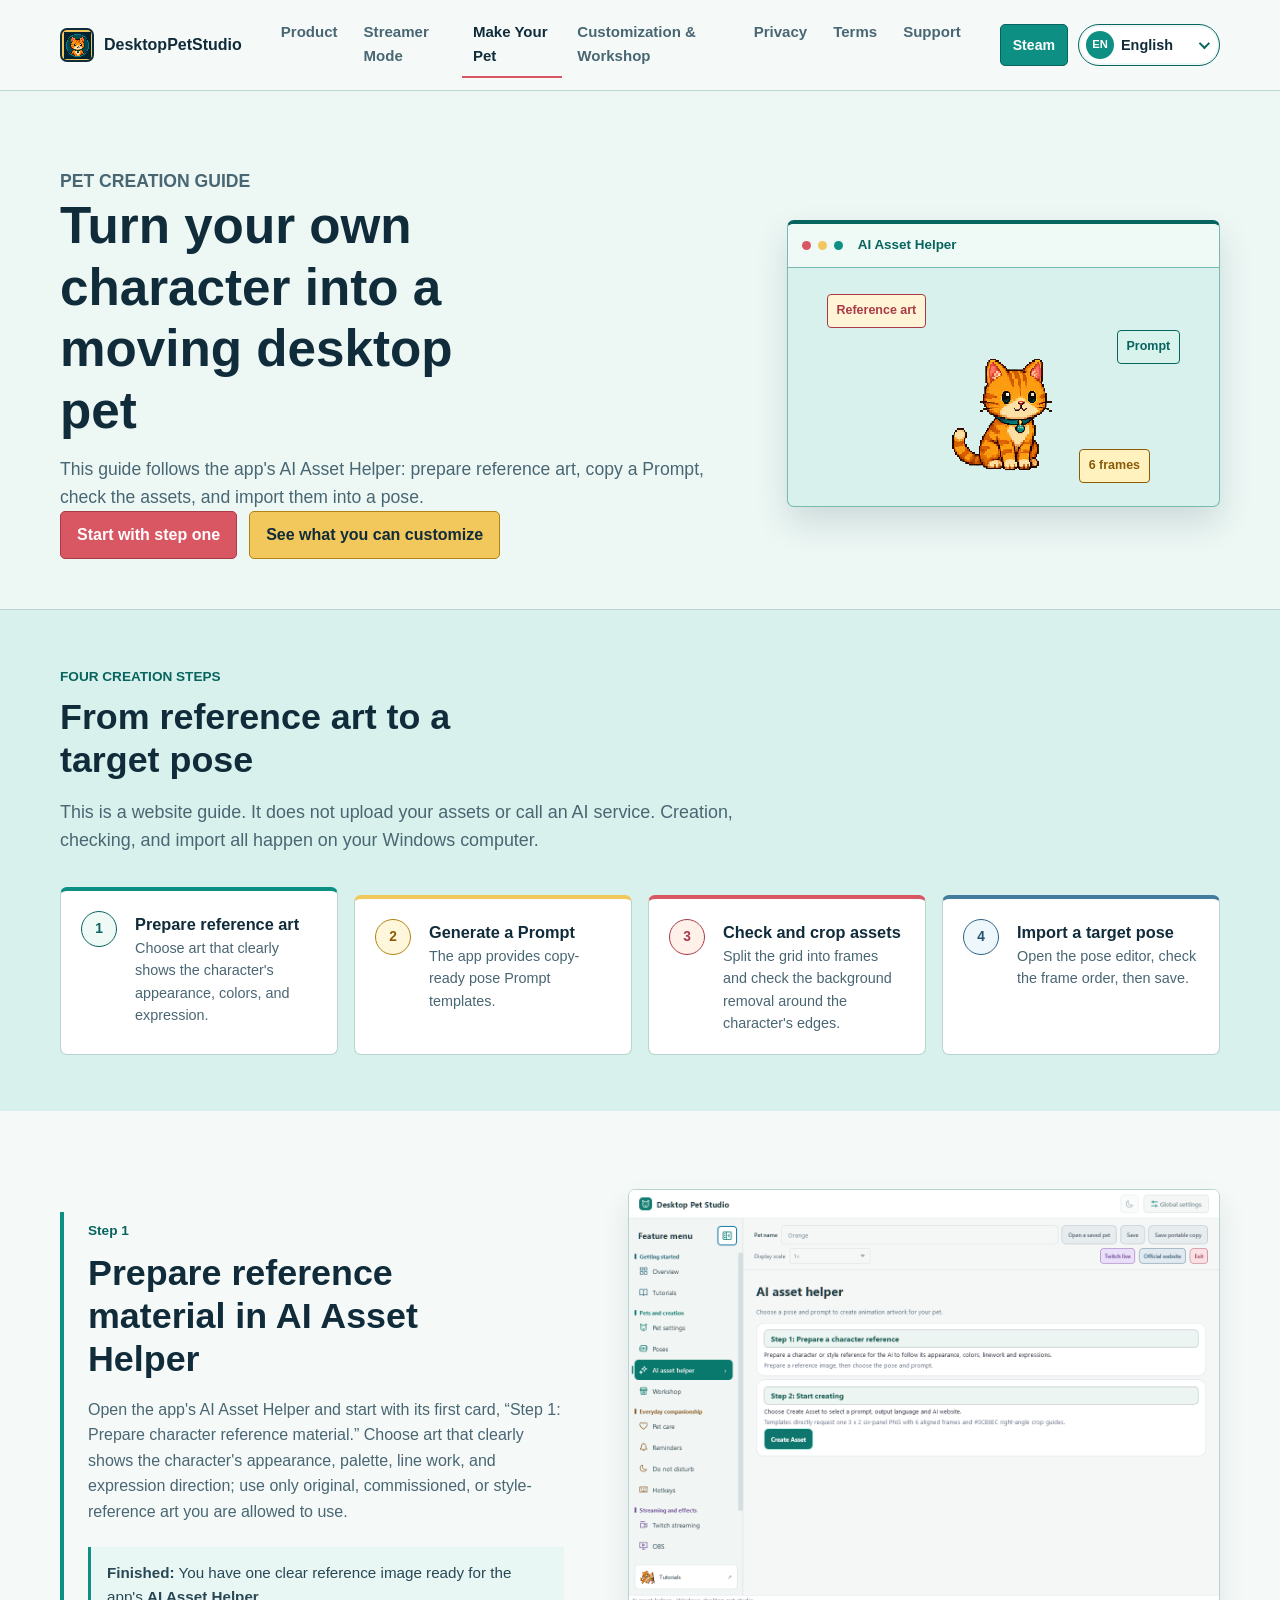
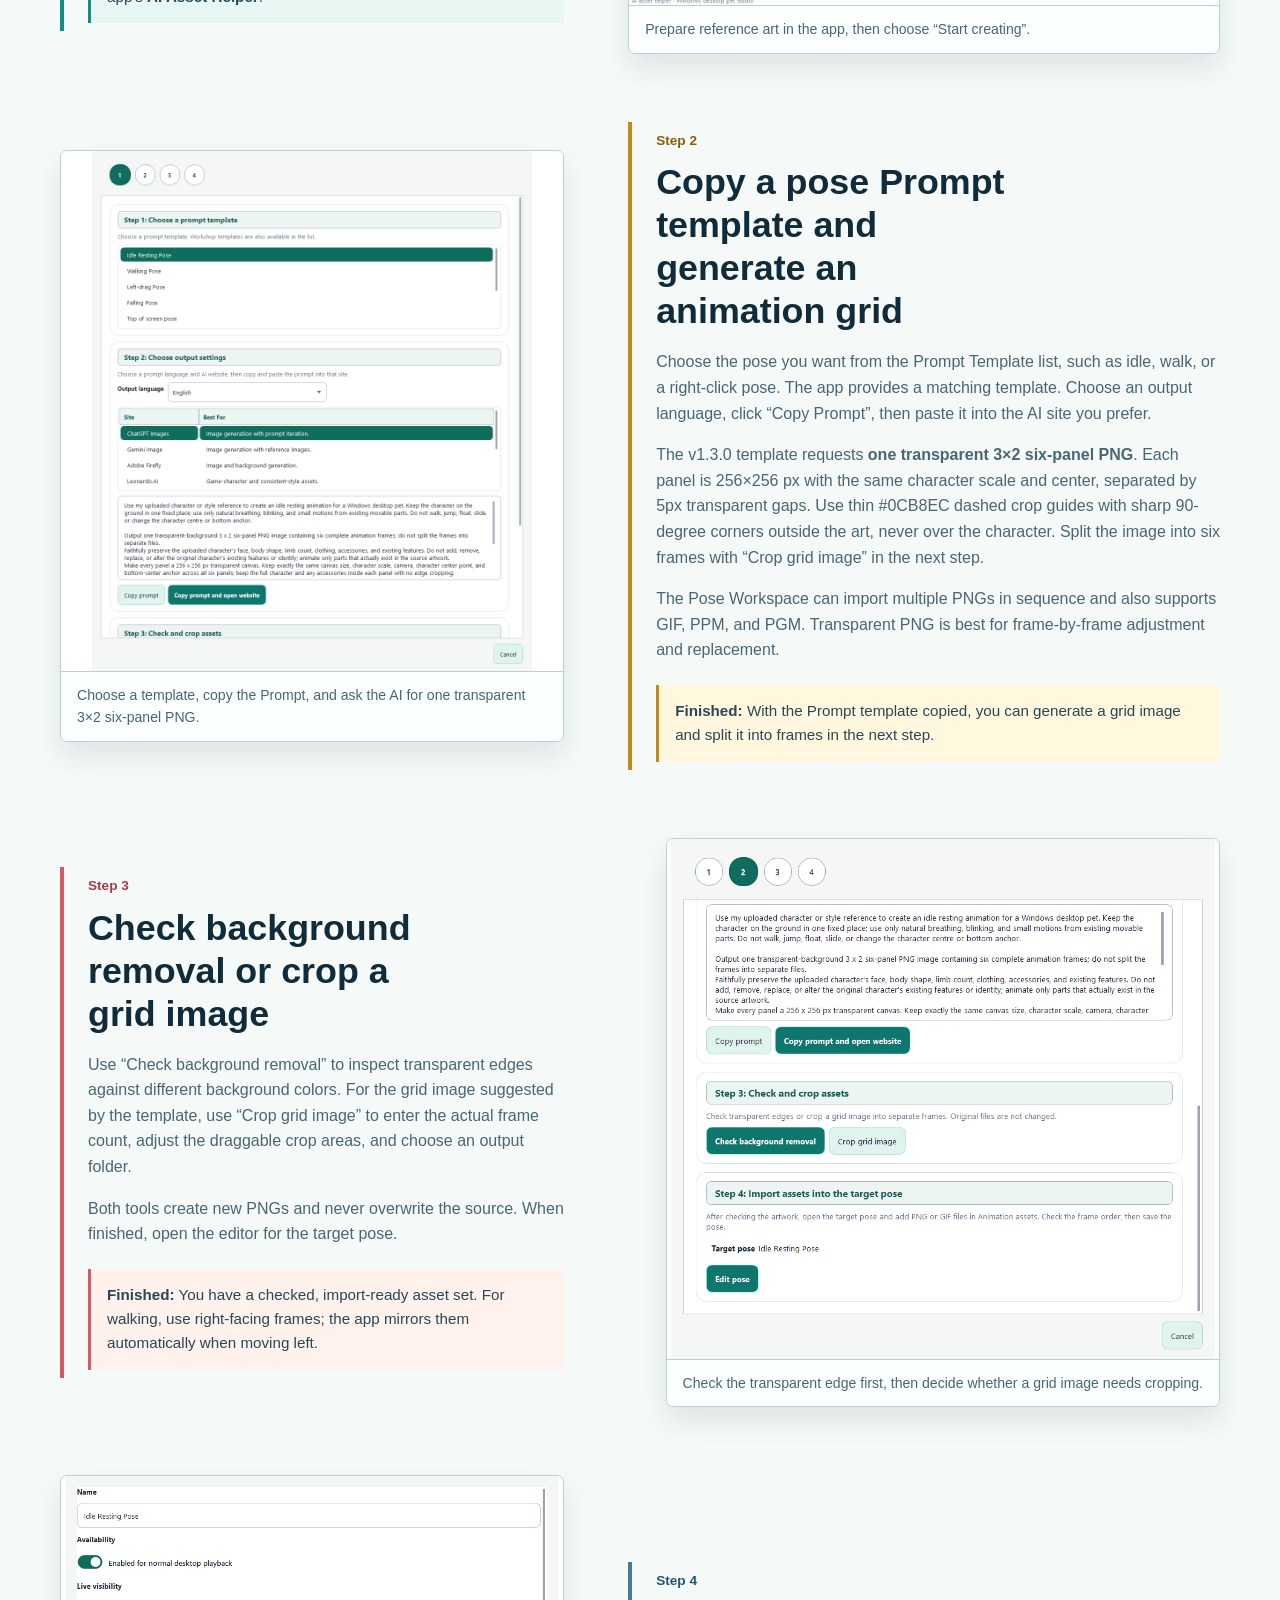
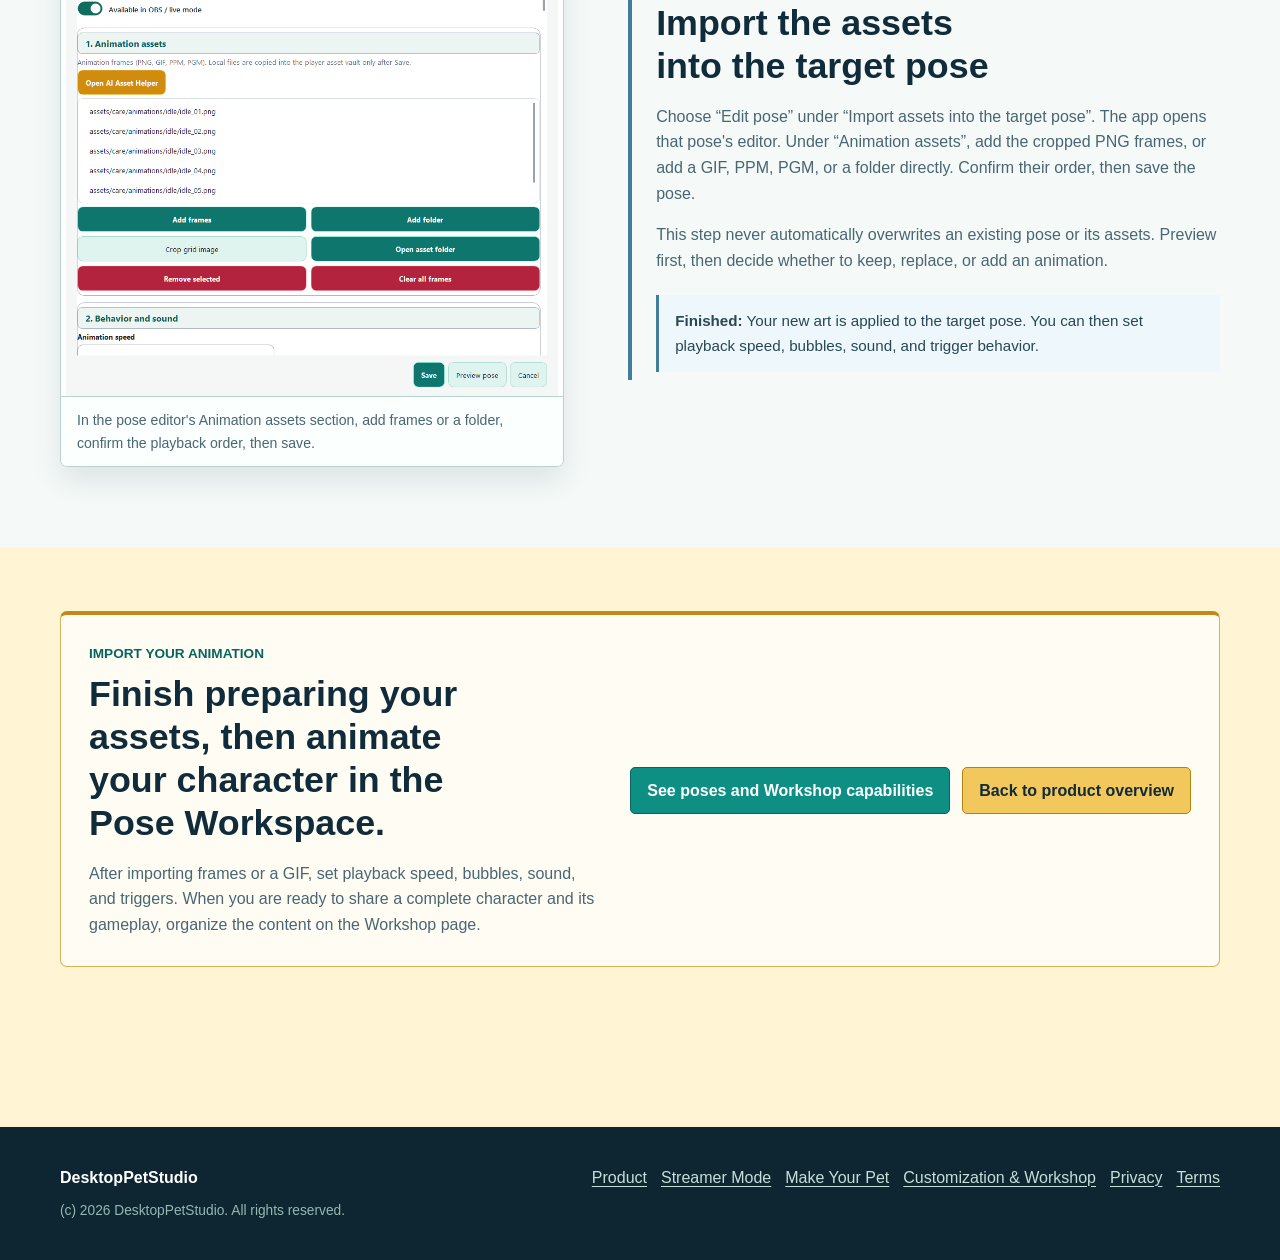
<file: make-your-pet.html>
﻿<!doctype html>
<html lang="zh-Hant">
<head>
  <meta charset="utf-8">
  <!-- Google tag (gtag.js) -->
  <script async src="https://www.googletagmanager.com/gtag/js?id=G-77XW5XVXXJ"></script>
  <script>
    window.dataLayer = window.dataLayer || [];
    function gtag(){dataLayer.push(arguments);}
    gtag('js', new Date());
    gtag('config', 'G-77XW5XVXXJ');
  </script>
  <meta name="viewport" content="width=device-width, initial-scale=1">
  <meta name="description" content="依 DesktopPetStudio AI 素材助手的四個步驟，複製姿勢 Prompt 模板、產生一張 3×2 六宮格 PNG、裁切並匯入指定姿勢，製作專屬 Windows 桌面寵物。">
  <meta name="theme-color" content="#0d8f84">
  <meta name="robots" content="index, follow">
  <meta property="og:type" content="article">
  <meta property="og:site_name" content="DesktopPetStudio">
  <meta property="og:locale" content="zh_TW">
  <meta property="og:locale:alternate" content="zh_CN">
  <meta property="og:locale:alternate" content="en_US">
  <meta property="og:title" content="製作專屬桌寵 | DesktopPetStudio">
  <meta property="og:description" content="用可複製的 Prompt 模板、宮格裁切與姿勢匯入，把角色素材整理成會動的桌面寵物。">
  <meta property="og:url" content="https://www.desktoppetstudio.com/make-your-pet.html">
  <meta property="og:image" content="https://www.desktoppetstudio.com/assets/images/make-pet/v1.3.0/step-1-qt-ai-helper-entry-zh-Hant.png">
  <meta property="og:image:alt" content="DesktopPetStudio Qt AI Asset Helper entry screen">
  <meta name="twitter:card" content="summary_large_image">
  <meta name="twitter:title" content="製作專屬桌寵 | DesktopPetStudio">
  <meta name="twitter:description" content="複製姿勢 Prompt 模板，產生宮格素材、裁切並匯入，開始製作自己的桌面寵物。">
  <meta name="twitter:image" content="https://www.desktoppetstudio.com/assets/images/make-pet/v1.3.0/step-1-qt-ai-helper-entry-zh-Hant.png">
  <meta name="twitter:image:alt" content="DesktopPetStudio Qt AI Asset Helper entry screen">
  <link rel="canonical" href="https://www.desktoppetstudio.com/make-your-pet.html">
  <title>製作專屬桌寵 | DesktopPetStudio</title>
  <link rel="icon" href="assets/images/app-icon.png" type="image/png">
  <link rel="stylesheet" href="assets/css/site.css?v=20261029-01">
  <script src="site.config.js"></script>
  <script src="assets/js/site.js?v=20261028-01" defer></script>
  <script type="application/ld+json">
  {
    "@context": "https://schema.org",
    "@type": "HowTo",
    "name": "製作專屬桌寵的四個步驟",
    "description": "使用 DesktopPetStudio AI 素材助手，從角色參考圖、Prompt、宮格圖片裁切到姿勢匯入，製作專屬 Windows 桌面寵物。",
    "url": "https://www.desktoppetstudio.com/make-your-pet.html",
    "inLanguage": "zh-Hant",
    "step": [
      { "@type": "HowToStep", "name": "準備角色或風格參考圖", "text": "準備一張能清楚呈現外觀、配色與表情方向的角色或風格參考圖。" },
      { "@type": "HowToStep", "name": "複製姿勢 Prompt 模板並產生宮格素材", "text": "在程式中選擇姿勢並複製模板，請 AI 產生一張 3×2 六宮格 PNG，各格維持相同角色中心點。" },
      { "@type": "HowToStep", "name": "檢查去背或裁切宮格圖片", "text": "檢查透明邊緣，必要時以宮格圖片裁切工具輸出獨立 PNG 影格。" },
      { "@type": "HowToStep", "name": "把素材匯入指定姿勢", "text": "在姿勢工作台匯入影格或 GIF、確認播放順序並保存姿勢。" }
    ]
  }
  </script>
</head>
<body class="make-pet-page">
  <a class="skip-link" href="#main" data-i18n="skip">跳至主要內容</a>
  <header class="site-header">
    <a class="brand" href="index.html" aria-label="DesktopPetStudio home"><span class="brand-mark"><img src="assets/images/app-icon.png" alt=""></span><span>DesktopPetStudio</span></a>
    <nav class="main-nav" id="primary-nav" aria-label="Primary navigation">
      <a href="index.html" data-i18n="product">產品介紹</a>
      <a href="streamer-mode.html" data-i18n="streamer">實況模式</a>
      <a href="make-your-pet.html" aria-current="page" data-i18n="createPet">製作專屬桌寵</a>
      <a href="creator-json.html" data-i18n="workshop">自訂與工作坊</a>
      <a href="privacy.html" data-i18n="privacy">隱私權政策</a>
      <a href="terms.html" data-i18n="terms">使用條款</a>
      <a href="support.html" data-i18n="support">支援資訊</a>
    </nav>
    <div class="header-actions"><a class="header-download" href="https://store.steampowered.com/app/5069160/__DesktopPetStudio/" target="_blank" rel="noopener noreferrer" data-i18n="download">Steam</a><label class="sr-only" for="language" data-i18n="language">語言</label><select class="language-select" id="language" aria-label="Language"><option value="zh-Hant">繁體中文</option><option value="zh-Hans">简体中文</option><option value="en">English</option></select><button class="menu-toggle" type="button" aria-controls="primary-nav" aria-expanded="false" aria-label="開啟導覽選單" data-i18n-aria="menu">&#8801;</button></div>
  </header>

  <main id="main">
    <section class="page-hero make-pet-page-hero">
      <div class="section-inner page-hero-grid" data-lang-content="zh-Hant">
        <div class="page-hero-copy" data-reveal>
          <p class="section-kicker">PET CREATION GUIDE</p>
          <h1>用自己的角色，做成會動的桌面寵物</h1>
          <p>這份教學依照主程式的 AI 素材助手，說明如何準備角色參考圖、複製 Prompt、檢查素材，再匯入指定姿勢。</p>
          <div class="button-row"><a class="button button-primary" href="#make-pet-flow">從第一步開始</a><a class="button button-secondary" href="creator-json.html">查看可自訂內容</a></div>
        </div>
        <figure class="make-pet-hero-visual" aria-label="角色素材製作流程示意" data-reveal>
          <div class="make-pet-hero-window"><span class="make-pet-window-dot"></span><span class="make-pet-window-dot"></span><span class="make-pet-window-dot"></span><span class="make-pet-window-title">AI 素材助手</span></div>
          <div class="make-pet-hero-board"><span class="make-pet-reference-card">角色參考圖</span><span class="make-pet-prompt-card">Prompt</span><div class="pose-animation make-pet-hero-pet" aria-hidden="true"><img src="assets/images/pose-animations/idle/idle_01.png" alt=""><img src="assets/images/pose-animations/idle/idle_02.png" alt=""><img src="assets/images/pose-animations/idle/idle_03.png" alt=""><img src="assets/images/pose-animations/idle/idle_04.png" alt=""><img src="assets/images/pose-animations/idle/idle_05.png" alt=""><img src="assets/images/pose-animations/idle/idle_06.png" alt=""></div><span class="make-pet-frame-chip">6 幀</span></div>
        </figure>
      </div>
      <div class="section-inner page-hero-grid" data-lang-content="zh-Hans" hidden>
        <div class="page-hero-copy" data-reveal>
          <p class="section-kicker">PET CREATION GUIDE</p>
          <h1>用自己的角色，做成会动的桌面宠物</h1>
          <p>这份教程按照主程序的 AI 素材助手，说明如何准备角色参考图、复制 Prompt、检查素材，再导入指定姿势。</p>
          <div class="button-row"><a class="button button-primary" href="#make-pet-flow">从第一步开始</a><a class="button button-secondary" href="creator-json.html">查看可自定义内容</a></div>
        </div>
        <figure class="make-pet-hero-visual" aria-label="角色素材制作流程示意" data-reveal>
          <div class="make-pet-hero-window"><span class="make-pet-window-dot"></span><span class="make-pet-window-dot"></span><span class="make-pet-window-dot"></span><span class="make-pet-window-title">AI 素材助手</span></div>
          <div class="make-pet-hero-board"><span class="make-pet-reference-card">角色参考图</span><span class="make-pet-prompt-card">Prompt</span><div class="pose-animation make-pet-hero-pet" aria-hidden="true"><img src="assets/images/pose-animations/idle/idle_01.png" alt=""><img src="assets/images/pose-animations/idle/idle_02.png" alt=""><img src="assets/images/pose-animations/idle/idle_03.png" alt=""><img src="assets/images/pose-animations/idle/idle_04.png" alt=""><img src="assets/images/pose-animations/idle/idle_05.png" alt=""><img src="assets/images/pose-animations/idle/idle_06.png" alt=""></div><span class="make-pet-frame-chip">6 帧</span></div>
        </figure>
      </div>
      <div class="section-inner page-hero-grid" data-lang-content="en" hidden>
        <div class="page-hero-copy" data-reveal>
          <p class="section-kicker">PET CREATION GUIDE</p>
          <h1>Turn your own character into a moving desktop pet</h1>
          <p>This guide follows the app's AI Asset Helper: prepare reference art, copy a Prompt, check the assets, and import them into a pose.</p>
          <div class="button-row"><a class="button button-primary" href="#make-pet-flow">Start with step one</a><a class="button button-secondary" href="creator-json.html">See what you can customize</a></div>
        </div>
        <figure class="make-pet-hero-visual" aria-label="Character asset creation flow" data-reveal>
          <div class="make-pet-hero-window"><span class="make-pet-window-dot"></span><span class="make-pet-window-dot"></span><span class="make-pet-window-dot"></span><span class="make-pet-window-title">AI Asset Helper</span></div>
          <div class="make-pet-hero-board"><span class="make-pet-reference-card">Reference art</span><span class="make-pet-prompt-card">Prompt</span><div class="pose-animation make-pet-hero-pet" aria-hidden="true"><img src="assets/images/pose-animations/idle/idle_01.png" alt=""><img src="assets/images/pose-animations/idle/idle_02.png" alt=""><img src="assets/images/pose-animations/idle/idle_03.png" alt=""><img src="assets/images/pose-animations/idle/idle_04.png" alt=""><img src="assets/images/pose-animations/idle/idle_05.png" alt=""><img src="assets/images/pose-animations/idle/idle_06.png" alt=""></div><span class="make-pet-frame-chip">6 frames</span></div>
        </figure>
      </div>
    </section>

    <section class="section section-soft make-pet-overview">
      <div class="section-inner" data-lang-content="zh-Hant" data-reveal>
        <p class="section-kicker">FOUR CREATION STEPS</p><h2>從參考圖到指定姿勢</h2>
        <p class="lead">這是網站導覽，不會把素材上傳到網站，也不會替你呼叫 AI。實際製作、檢查與匯入都在你的 Windows 電腦上完成。</p>
        <ol class="make-pet-progress"><li><span>1</span><strong>準備參考圖</strong><small>準備能看清外觀、配色與表情的角色圖。</small></li><li><span>2</span><strong>產生 Prompt</strong><small>主程式提供可複製的姿勢 Prompt 模板。</small></li><li><span>3</span><strong>檢查與裁切素材</strong><small>把宮格圖片拆成影格，檢查角色邊緣的去背效果。</small></li><li><span>4</span><strong>匯入指定姿勢</strong><small>打開姿勢編輯，手動確認素材順序後儲存。</small></li></ol>
      </div>
      <div class="section-inner" data-lang-content="zh-Hans" hidden data-reveal>
        <p class="section-kicker">FOUR CREATION STEPS</p><h2>从参考图到指定姿势</h2>
        <p class="lead">这是网站导览，不会把素材上传到网站，也不会替你调用 AI。实际制作、检查与导入都在你的 Windows 电脑上完成。</p>
        <ol class="make-pet-progress"><li><span>1</span><strong>准备参考图</strong><small>准备能看清外观、配色与表情的角色图。</small></li><li><span>2</span><strong>生成 Prompt</strong><small>主程序提供可复制的姿势 Prompt 模板。</small></li><li><span>3</span><strong>检查并裁切素材</strong><small>把宫格图片拆成帧，检查角色边缘的去背效果。</small></li><li><span>4</span><strong>导入指定姿势</strong><small>打开姿势编辑，手动确认素材顺序后保存。</small></li></ol>
      </div>
      <div class="section-inner" data-lang-content="en" hidden data-reveal>
        <p class="section-kicker">FOUR CREATION STEPS</p><h2>From reference art to a target pose</h2>
        <p class="lead">This is a website guide. It does not upload your assets or call an AI service. Creation, checking, and import all happen on your Windows computer.</p>
        <ol class="make-pet-progress"><li><span>1</span><strong>Prepare reference art</strong><small>Choose art that clearly shows the character's appearance, colors, and expression.</small></li><li><span>2</span><strong>Generate a Prompt</strong><small>The app provides copy-ready pose Prompt templates.</small></li><li><span>3</span><strong>Check and crop assets</strong><small>Split the grid into frames and check the background removal around the character's edges.</small></li><li><span>4</span><strong>Import a target pose</strong><small>Open the pose editor, check the frame order, then save.</small></li></ol>
      </div>
    </section>

    <section class="section make-pet-flow" id="make-pet-flow">
      <div class="section-inner" data-lang-content="zh-Hant">
        <article class="make-pet-step" data-reveal>
          <div class="make-pet-step-copy"><p class="make-pet-step-number">步驟 1</p><h2>在 AI 素材助手準備角色參考素材</h2><p>開啟主程式的 AI 素材助手後，先閱讀第一個區塊「步驟 1：準備角色參考素材」。準備能清楚呈現外觀、配色、線條與表情方向的角色圖；可使用你擁有使用權的原創角色、委託作品或風格參考。</p><p class="make-pet-step-note"><strong>完成後：</strong>你有一張清楚的參考圖，可以帶進主程式的 <strong>AI 素材助手</strong>。</p></div>
          <figure class="make-pet-screenshot"><img src="assets/images/make-pet/v1.3.0/step-1-qt-ai-helper-entry-zh-Hant.png" alt="DesktopPetStudio AI 素材助手，顯示準備角色參考素材與開始製作素材入口" width="1280" height="900"><figcaption>主程式內先準備參考圖，再按下「開始製作素材」。</figcaption></figure>
        </article>
        <article class="make-pet-step make-pet-step-reverse" data-reveal>
          <div class="make-pet-step-copy"><p class="make-pet-step-number">步驟 2</p><h2>複製姿勢 Prompt 模板並產生宮格素材</h2><p>在「Prompt 模板」清單選擇要製作的姿勢，例如原地休息、走動或右鍵姿勢。主程式已提供對應模板；選好輸出語言後，直接按「複製 Prompt」，再貼到你選擇的 AI 網站。</p><p>v1.3.0 模板要求 AI 產出<strong>一張 3×2 六宮格透明背景 PNG</strong>。每格 256×256 px，角色大小與中心點一致，格間保留 5px 透明間距；外側使用 #0CB8EC 細虛線與 90 度直角裁切標記，不能壓到角色。下一步用「宮格圖片裁切」拆成六張獨立影格。</p><p>姿勢工作台可依序匯入多張 PNG，也支援 GIF、PPM、PGM；透明 PNG 最適合逐格調整與替換。</p><p class="make-pet-step-note"><strong>完成後：</strong>複製好 Prompt 模板後，就能用它產生宮格圖片，並在下一步裁切成影格。</p></div>
          <figure class="make-pet-screenshot make-pet-screenshot-portrait"><img src="assets/images/make-pet/v1.3.0/step-2-qt-prompt-output-zh-Hant.png" alt="素材製作視窗，顯示 Prompt 模板、輸出語言、推薦 AI 網站與複製 Prompt 按鈕" width="1000" height="1180"><figcaption>選好模板後，直接複製 Prompt，請 AI 產出一張 3×2 六宮格 PNG。</figcaption></figure>
        </article>
        <article class="make-pet-step" data-reveal>
          <div class="make-pet-step-copy"><p class="make-pet-step-number">步驟 3</p><h2>檢查去背或裁切宮格圖片</h2><p>用「檢查素材去背」在不同背景色上檢視透明邊緣。若拿到的是模板建議的宮格圖片，使用「宮格圖片裁切」輸入實際影格數、調整可拖曳的裁切範圍，再選擇輸出資料夾。</p><p>這兩項工具都只會建立新的 PNG 檔，不會改寫原圖。完成後即可進入指定姿勢的編輯畫面。</p><p class="make-pet-step-note"><strong>完成後：</strong>你有一組已檢查、可匯入的素材；走動圖請使用朝右影格，向左移動會由系統自動鏡像。</p></div>
          <figure class="make-pet-screenshot make-pet-screenshot-portrait"><img src="assets/images/make-pet/v1.3.0/step-3-qt-inspect-crop-zh-Hant.png" alt="素材製作視窗，顯示檢查素材去背和宮格圖片裁切按鈕" width="900" height="860"><figcaption>先確認透明邊緣，再決定是否要裁切宮格圖片。</figcaption></figure>
        </article>
        <article class="make-pet-step make-pet-step-reverse" data-reveal>
          <div class="make-pet-step-copy"><p class="make-pet-step-number">步驟 4</p><h2>把素材匯入指定姿勢</h2><p>在「將素材匯入指定姿勢」按下「編輯姿勢」，主程式會開啟對應姿勢的編輯畫面。到「動畫素材」加入裁切完成的多張 PNG，或直接加入 GIF、PPM、PGM、資料夾，確認順序後儲存姿勢。</p><p>這一步不會自動覆蓋你的既有姿勢或素材。你可以先預覽，再自行決定要保留、替換或新增動畫。</p><p class="make-pet-step-note"><strong>完成後：</strong>你的新素材已套用到指定姿勢，接著可設定播放速度、氣泡、音效與觸發方式。</p></div>
          <figure class="make-pet-screenshot"><img src="assets/images/make-pet/v1.3.0/step-4-qt-pose-assets-zh-Hant.png" alt="繁體中文的原地休息姿勢編輯畫面，顯示動畫素材清單與加入影格按鈕" width="900" height="950"><figcaption>在姿勢編輯畫面的「動畫素材」加入影格或資料夾，確認播放順序後儲存。</figcaption></figure>
        </article>
      </div>
      <div class="section-inner" data-lang-content="zh-Hans" hidden>
        <article class="make-pet-step" data-reveal>
          <div class="make-pet-step-copy"><p class="make-pet-step-number">步骤 1</p><h2>在 AI 素材助手准备角色参考素材</h2><p>打开主程序的 AI 素材助手后，先阅读第一个区块「步骤 1：准备角色参考素材」。准备能清楚呈现外观、配色、线条与表情方向的角色图；可使用你拥有使用权的原创角色、委托作品或风格参考。</p><p class="make-pet-step-note"><strong>完成后：</strong>你有一张清楚的参考图，可以带进主程序的 <strong>AI 素材助手</strong>。</p></div>
          <figure class="make-pet-screenshot"><img src="assets/images/make-pet/v1.3.0/step-1-qt-ai-helper-entry-zh-Hans.png" alt="DesktopPetStudio AI 素材助手，显示准备角色参考素材与开始制作素材入口" width="1280" height="900"><figcaption>在主程序内先准备参考图，再点击“开始制作素材”。</figcaption></figure>
        </article>
        <article class="make-pet-step make-pet-step-reverse" data-reveal>
          <div class="make-pet-step-copy"><p class="make-pet-step-number">步骤 2</p><h2>复制姿势 Prompt 模板并生成宫格素材</h2><p>在“Prompt 模板”列表选择要制作的姿势，例如原地休息、走动或右键姿势。主程序已提供对应模板；选择输出语言后，直接点击“复制 Prompt”，再粘贴到你选择的 AI 网站。</p><p>v1.3.0 模板要求 AI 生成<strong>一张 3×2 六宫格透明背景 PNG</strong>。每格 256×256 px，角色大小与中心点一致，格间保留 5px 透明间距；外侧使用 #0CB8EC 细虚线与 90 度直角裁切标记，不能压到角色。下一步用“宫格图片裁切”拆成六张独立帧。</p><p>姿势工作台可依序导入多张 PNG，也支持 GIF、PPM、PGM；透明 PNG 最适合逐帧调整与替换。</p><p class="make-pet-step-note"><strong>完成后：</strong>复制好 Prompt 模板后，就能用它生成宫格图片，并在下一步裁切成帧。</p></div>
          <figure class="make-pet-screenshot make-pet-screenshot-portrait"><img src="assets/images/make-pet/v1.3.0/step-2-qt-prompt-output-zh-Hans.png" alt="素材制作窗口，显示 Prompt 模板、输出语言、推荐 AI 网站与复制 Prompt 按钮" width="1000" height="1180"><figcaption>选好模板后，直接复制 Prompt，请 AI 生成一张 3×2 六宫格 PNG。</figcaption></figure>
        </article>
        <article class="make-pet-step" data-reveal>
          <div class="make-pet-step-copy"><p class="make-pet-step-number">步骤 3</p><h2>检查去背或裁切宫格图片</h2><p>用“检查素材去背”在不同背景色上查看透明边缘。如果拿到的是模板建议的宫格图片，使用“宫格图片裁切”输入实际帧数、调整可拖动的裁切范围，再选择输出文件夹。</p><p>这两项工具都只会建立新的 PNG 文件，不会改写原图。完成后即可进入指定姿势的编辑画面。</p><p class="make-pet-step-note"><strong>完成后：</strong>你有一组已检查、可导入的素材；走动图请使用朝右帧，向左移动会由系统自动镜像。</p></div>
          <figure class="make-pet-screenshot make-pet-screenshot-portrait"><img src="assets/images/make-pet/v1.3.0/step-3-qt-inspect-crop-zh-Hans.png" alt="素材制作窗口，显示检查素材去背和宫格图片裁切按钮" width="900" height="860"><figcaption>先确认透明边缘，再决定是否要裁切宫格图片。</figcaption></figure>
        </article>
        <article class="make-pet-step make-pet-step-reverse" data-reveal>
          <div class="make-pet-step-copy"><p class="make-pet-step-number">步骤 4</p><h2>把素材导入指定姿势</h2><p>在“将素材导入指定姿势”点击“编辑姿势”，主程序会打开对应姿势的编辑页面。到“动画素材”加入裁切完成的多张 PNG，或直接加入 GIF、PPM、PGM、文件夹，确认顺序后保存姿势。</p><p>这一步不会自动覆盖你已有的姿势或素材。你可以先预览，再自行决定要保留、替换或新增动画。</p><p class="make-pet-step-note"><strong>完成后：</strong>你的新素材已套用到指定姿势，接着可设置播放速度、气泡、音效与触发方式。</p></div>
          <figure class="make-pet-screenshot"><img src="assets/images/make-pet/v1.3.0/step-4-qt-pose-assets-zh-Hans.png" alt="简体中文的原地休息姿势编辑画面，显示动画素材列表与加入帧按钮" width="900" height="950"><figcaption>在姿势编辑画面的「动画素材」加入帧或文件夹，确认播放顺序后保存。</figcaption></figure>
        </article>
      </div>
      <div class="section-inner" data-lang-content="en" hidden>
        <article class="make-pet-step" data-reveal>
          <div class="make-pet-step-copy"><p class="make-pet-step-number">Step 1</p><h2>Prepare reference material in AI Asset Helper</h2><p>Open the app's AI Asset Helper and start with its first card, “Step 1: Prepare character reference material.” Choose art that clearly shows the character's appearance, palette, line work, and expression direction; use only original, commissioned, or style-reference art you are allowed to use.</p><p class="make-pet-step-note"><strong>Finished:</strong> You have one clear reference image ready for the app's <strong>AI Asset Helper</strong>.</p></div>
          <figure class="make-pet-screenshot"><img src="assets/images/make-pet/v1.3.0/step-1-qt-ai-helper-entry-en.png" alt="DesktopPetStudio AI Asset Helper showing reference preparation and the Start creating button" width="1280" height="900"><figcaption>Prepare reference art in the app, then choose “Start creating”.</figcaption></figure>
        </article>
        <article class="make-pet-step make-pet-step-reverse" data-reveal>
          <div class="make-pet-step-copy"><p class="make-pet-step-number">Step 2</p><h2>Copy a pose Prompt template and generate an animation grid</h2><p>Choose the pose you want from the Prompt Template list, such as idle, walk, or a right-click pose. The app provides a matching template. Choose an output language, click “Copy Prompt”, then paste it into the AI site you prefer.</p><p>The v1.3.0 template requests <strong>one transparent 3×2 six-panel PNG</strong>. Each panel is 256×256 px with the same character scale and center, separated by 5px transparent gaps. Use thin #0CB8EC dashed crop guides with sharp 90-degree corners outside the art, never over the character. Split the image into six frames with “Crop grid image” in the next step.</p><p>The Pose Workspace can import multiple PNGs in sequence and also supports GIF, PPM, and PGM. Transparent PNG is best for frame-by-frame adjustment and replacement.</p><p class="make-pet-step-note"><strong>Finished:</strong> With the Prompt template copied, you can generate a grid image and split it into frames in the next step.</p></div>
          <figure class="make-pet-screenshot make-pet-screenshot-portrait"><img src="assets/images/make-pet/v1.3.0/step-2-qt-prompt-output-en.png" alt="Create Asset window showing Prompt templates, output language, recommended AI sites, and a Copy Prompt button" width="1000" height="1180"><figcaption>Choose a template, copy the Prompt, and ask the AI for one transparent 3×2 six-panel PNG.</figcaption></figure>
        </article>
        <article class="make-pet-step" data-reveal>
          <div class="make-pet-step-copy"><p class="make-pet-step-number">Step 3</p><h2>Check background removal or crop a grid image</h2><p>Use “Check background removal” to inspect transparent edges against different background colors. For the grid image suggested by the template, use “Crop grid image” to enter the actual frame count, adjust the draggable crop areas, and choose an output folder.</p><p>Both tools create new PNGs and never overwrite the source. When finished, open the editor for the target pose.</p><p class="make-pet-step-note"><strong>Finished:</strong> You have a checked, import-ready asset set. For walking, use right-facing frames; the app mirrors them automatically when moving left.</p></div>
          <figure class="make-pet-screenshot make-pet-screenshot-portrait"><img src="assets/images/make-pet/v1.3.0/step-3-qt-inspect-crop-en.png" alt="Create Asset window showing the Check background removal and Crop grid image buttons" width="900" height="860"><figcaption>Check the transparent edge first, then decide whether a grid image needs cropping.</figcaption></figure>
        </article>
        <article class="make-pet-step make-pet-step-reverse" data-reveal>
          <div class="make-pet-step-copy"><p class="make-pet-step-number">Step 4</p><h2>Import the assets into the target pose</h2><p>Choose “Edit pose” under “Import assets into the target pose”. The app opens that pose's editor. Under “Animation assets”, add the cropped PNG frames, or add a GIF, PPM, PGM, or a folder directly. Confirm their order, then save the pose.</p><p>This step never automatically overwrites an existing pose or its assets. Preview first, then decide whether to keep, replace, or add an animation.</p><p class="make-pet-step-note"><strong>Finished:</strong> Your new art is applied to the target pose. You can then set playback speed, bubbles, sound, and trigger behavior.</p></div>
          <figure class="make-pet-screenshot"><img src="assets/images/make-pet/v1.3.0/step-4-qt-pose-assets-en.png" alt="English Idle Resting Pose editor showing the Animation assets list and Add Frames button" width="900" height="950"><figcaption>In the pose editor's Animation assets section, add frames or a folder, confirm the playback order, then save.</figcaption></figure>
        </article>
      </div>
    </section>

    <section class="section section-butter make-pet-finish">
      <div class="section-inner make-pet-finish-inner" data-lang-content="zh-Hant" data-reveal><div><p class="section-kicker">IMPORT YOUR ANIMATION</p><h2>素材整理完成，回到姿勢工作台讓角色動起來</h2><p>匯入影格或 GIF 後，設定播放速度、氣泡、音效與觸發方式。想把整套角色與玩法分享給其他玩家，也可以再前往工作坊頁整理內容。</p></div><div class="button-row"><a class="button button-teal" href="creator-json.html">查看姿勢與工作坊能力</a><a class="button button-secondary" href="index.html">回到產品介紹</a></div></div>
      <div class="section-inner make-pet-finish-inner" data-lang-content="zh-Hans" hidden data-reveal><div><p class="section-kicker">IMPORT YOUR ANIMATION</p><h2>素材整理完成，回到姿势工作台让角色动起来</h2><p>导入帧或 GIF 后，设置播放速度、气泡、音效与触发方式。想把整套角色与玩法分享给其他玩家，也可以再前往创意工坊页面整理内容。</p></div><div class="button-row"><a class="button button-teal" href="creator-json.html">查看姿势与创意工坊能力</a><a class="button button-secondary" href="index.html">回到产品介绍</a></div></div>
      <div class="section-inner make-pet-finish-inner" data-lang-content="en" hidden data-reveal><div><p class="section-kicker">IMPORT YOUR ANIMATION</p><h2>Finish preparing your assets, then animate your character in the Pose Workspace.</h2><p>After importing frames or a GIF, set playback speed, bubbles, sound, and triggers. When you are ready to share a complete character and its gameplay, organize the content on the Workshop page.</p></div><div class="button-row"><a class="button button-teal" href="creator-json.html">See poses and Workshop capabilities</a><a class="button button-secondary" href="index.html">Back to product overview</a></div></div>
    </section>
  </main>

  <footer class="site-footer"><div class="footer-inner"><div><div class="footer-brand">DesktopPetStudio</div><p class="footer-note">(c) <span data-year></span> <span data-i18n="copyright">DesktopPetStudio. 保留所有權利。</span></p></div><div class="footer-links"><a href="index.html" data-i18n="product">產品介紹</a><a href="streamer-mode.html" data-i18n="streamer">實況模式</a><a href="make-your-pet.html" data-i18n="createPet">製作專屬桌寵</a><a href="creator-json.html" data-i18n="workshop">自訂與工作坊</a><a href="privacy.html" data-i18n="privacy">隱私權政策</a><a href="terms.html" data-i18n="terms">使用條款</a></div></div></footer>
</body>
</html>
</file>
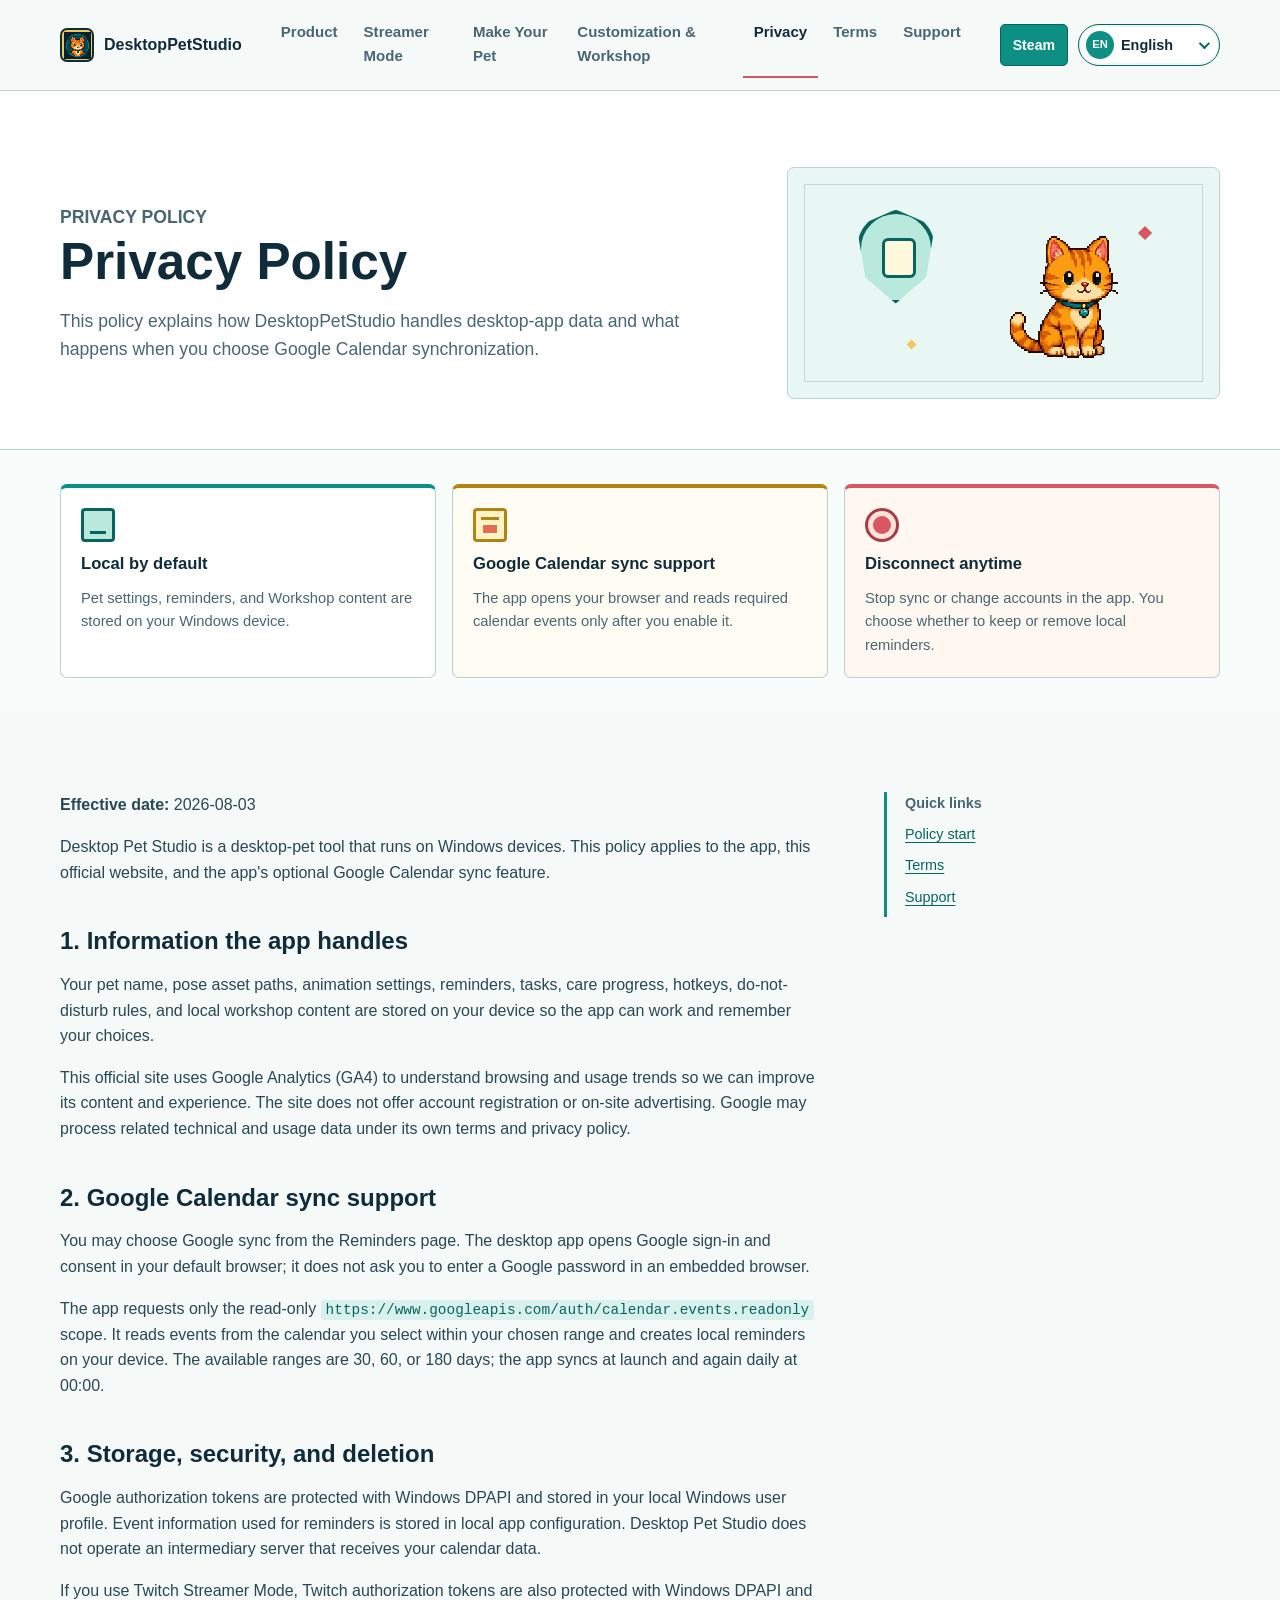
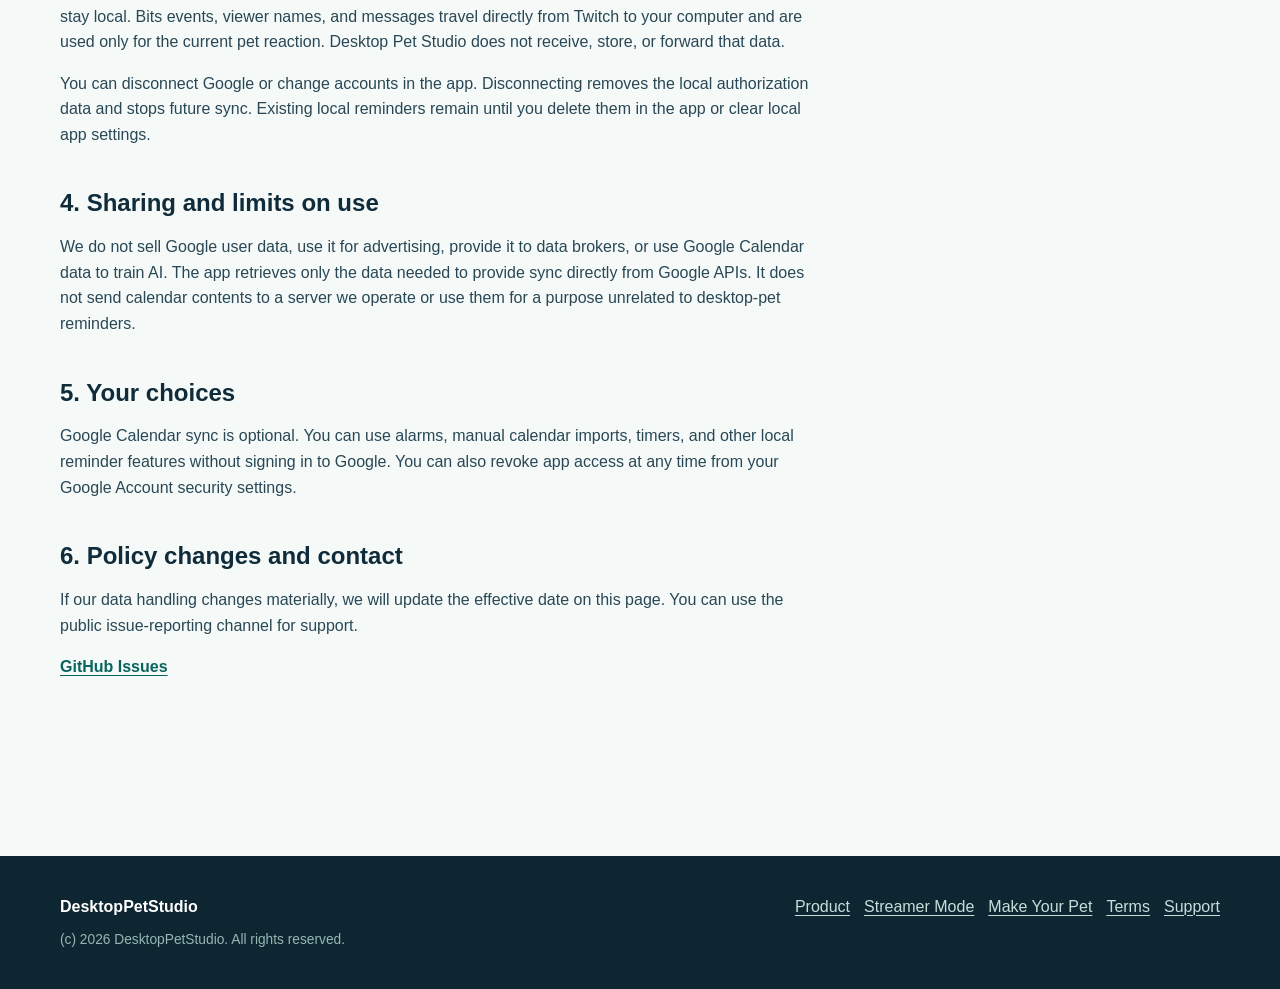
<file: privacy.html>
<!doctype html>
<html lang="zh-Hant">
<head>
  <meta charset="utf-8">
  <!-- Google tag (gtag.js) -->
  <script async src="https://www.googletagmanager.com/gtag/js?id=G-77XW5XVXXJ"></script>
  <script>
    window.dataLayer = window.dataLayer || [];
    function gtag(){dataLayer.push(arguments);}
    gtag('js', new Date());
    gtag('config', 'G-77XW5XVXXJ');
  </script>
  <meta name="viewport" content="width=device-width, initial-scale=1">
  <meta name="description" content="了解 DesktopPetStudio 以本機資料為主的處理方式、可選的 Google Calendar 行事曆同步，以及如何隨時中斷連線。">
  <meta name="theme-color" content="#0d8f84">
  <meta name="robots" content="index, follow">
  <meta property="og:type" content="website">
  <meta property="og:site_name" content="DesktopPetStudio">
  <meta property="og:locale" content="zh_TW">
  <meta property="og:locale:alternate" content="zh_CN">
  <meta property="og:locale:alternate" content="en_US">
  <meta property="og:title" content="隱私權政策 | DesktopPetStudio">
  <meta property="og:description" content="了解 DesktopPetStudio 的本機資料、選用 Google Calendar 同步與帳號中斷方式。">
  <meta property="og:url" content="https://www.desktoppetstudio.com/privacy.html">
  <meta property="og:image" content="https://www.desktoppetstudio.com/assets/images/cat-idle.png">
  <meta property="og:image:alt" content="DesktopPetStudio privacy policy">
  <meta name="twitter:card" content="summary_large_image">
  <meta name="twitter:title" content="隱私權政策 | DesktopPetStudio">
  <meta name="twitter:description" content="了解 DesktopPetStudio 的本機資料、選用 Google Calendar 同步與帳號中斷方式。">
  <meta name="twitter:image" content="https://www.desktoppetstudio.com/assets/images/cat-idle.png">
  <meta name="twitter:image:alt" content="DesktopPetStudio privacy policy">
  <link rel="canonical" href="https://www.desktoppetstudio.com/privacy.html">
  <title>隱私權政策與 Google 行事曆同步 | DesktopPetStudio</title>
  <link rel="icon" href="assets/images/app-icon.png" type="image/png">
  <link rel="stylesheet" href="assets/css/site.css?v=20261029-01">
  <script src="site.config.js"></script>
  <script src="assets/js/site.js?v=20261028-01" defer></script>
  <script type="application/ld+json">
  {
    "@context": "https://schema.org",
    "@type": "WebPage",
    "name": "隱私權政策與 Google 行事曆同步",
    "description": "了解 DesktopPetStudio 以本機資料為主的處理方式、可選的 Google Calendar 行事曆同步，以及如何隨時中斷連線。",
    "url": "https://www.desktoppetstudio.com/privacy.html",
    "isPartOf": { "@type": "WebSite", "name": "DesktopPetStudio", "url": "https://www.desktoppetstudio.com/" },
    "inLanguage": "zh-Hant"
  }
  </script>
</head>
<body>
  <a class="skip-link" href="#main" data-i18n="skip">跳至主要內容</a>
  <header class="site-header">
    <a class="brand" href="index.html" aria-label="DesktopPetStudio home"><span class="brand-mark"><img src="assets/images/app-icon.png" alt=""></span><span>DesktopPetStudio</span></a>
    <nav class="main-nav" id="primary-nav" aria-label="Primary navigation"><a href="index.html" data-i18n="product">產品介紹</a><a href="streamer-mode.html" data-i18n="streamer">實況模式</a><a href="make-your-pet.html" data-i18n="createPet">製作專屬桌寵</a><a href="creator-json.html" data-i18n="workshop">自訂與工作坊</a><a href="privacy.html" aria-current="page" data-i18n="privacy">隱私權政策</a><a href="terms.html" data-i18n="terms">使用條款</a><a href="support.html" data-i18n="support">支援資訊</a></nav>
    <div class="header-actions"><a class="header-download" href="https://store.steampowered.com/app/5069160/__DesktopPetStudio/" target="_blank" rel="noopener noreferrer" data-i18n="download">Steam</a><label class="sr-only" for="language" data-i18n="language">語言</label><select class="language-select" id="language" aria-label="Language"><option value="zh-Hant">繁體中文</option><option value="zh-Hans">简体中文</option><option value="en">English</option></select><button class="menu-toggle" type="button" aria-controls="primary-nav" aria-expanded="false" aria-label="開啟導覽選單" data-i18n-aria="menu">&#8801;</button></div>
  </header>
  <main id="main">
    <section class="page-hero page-hero-privacy">
      <div class="section-inner page-hero-grid" data-lang-content="zh-Hant"><div class="page-hero-copy"><p class="section-kicker">PRIVACY POLICY</p><h1>隱私權政策</h1><p>本政策說明 DesktopPetStudio 如何處理桌面程式資料，以及你選擇使用 Google Calendar 同步時的資料處理方式。</p></div><div class="info-hero-scene info-hero-scene-privacy" aria-hidden="true"><span class="info-scene-shield"></span><span class="info-scene-spark info-scene-spark-one"></span><span class="info-scene-spark info-scene-spark-two"></span><div class="pose-animation pose-animation-idle info-hero-pet"><img src="assets/images/pose-animations/idle/idle_01.png" alt=""><img src="assets/images/pose-animations/idle/idle_02.png" alt=""><img src="assets/images/pose-animations/idle/idle_03.png" alt=""><img src="assets/images/pose-animations/idle/idle_04.png" alt=""><img src="assets/images/pose-animations/idle/idle_05.png" alt=""><img src="assets/images/pose-animations/idle/idle_06.png" alt=""></div></div></div>
      <div class="section-inner page-hero-grid" data-lang-content="zh-Hans" hidden><div class="page-hero-copy"><p class="section-kicker">PRIVACY POLICY</p><h1>隐私政策</h1><p>本政策说明 DesktopPetStudio 如何处理桌面程序数据，以及你选择使用 Google Calendar 同步时的数据处理方式。</p></div><div class="info-hero-scene info-hero-scene-privacy" aria-hidden="true"><span class="info-scene-shield"></span><span class="info-scene-spark info-scene-spark-one"></span><span class="info-scene-spark info-scene-spark-two"></span><div class="pose-animation pose-animation-idle info-hero-pet"><img src="assets/images/pose-animations/idle/idle_01.png" alt=""><img src="assets/images/pose-animations/idle/idle_02.png" alt=""><img src="assets/images/pose-animations/idle/idle_03.png" alt=""><img src="assets/images/pose-animations/idle/idle_04.png" alt=""><img src="assets/images/pose-animations/idle/idle_05.png" alt=""><img src="assets/images/pose-animations/idle/idle_06.png" alt=""></div></div></div>
      <div class="section-inner page-hero-grid" data-lang-content="en" hidden><div class="page-hero-copy"><p class="section-kicker">PRIVACY POLICY</p><h1>Privacy Policy</h1><p>This policy explains how DesktopPetStudio handles desktop-app data and what happens when you choose Google Calendar synchronization.</p></div><div class="info-hero-scene info-hero-scene-privacy" aria-hidden="true"><span class="info-scene-shield"></span><span class="info-scene-spark info-scene-spark-one"></span><span class="info-scene-spark info-scene-spark-two"></span><div class="pose-animation pose-animation-idle info-hero-pet"><img src="assets/images/pose-animations/idle/idle_01.png" alt=""><img src="assets/images/pose-animations/idle/idle_02.png" alt=""><img src="assets/images/pose-animations/idle/idle_03.png" alt=""><img src="assets/images/pose-animations/idle/idle_04.png" alt=""><img src="assets/images/pose-animations/idle/idle_05.png" alt=""><img src="assets/images/pose-animations/idle/idle_06.png" alt=""></div></div></div>
    </section>

    <section class="section section-legal-summary"><div class="section-inner">
      <div class="legal-summary-grid" data-lang-content="zh-Hant"><a class="legal-summary-card legal-summary-card-teal" href="#privacy-local-zh-hant"><span class="legal-summary-symbol legal-summary-symbol-device" aria-hidden="true"></span><strong>資料以本機為主</strong><span>桌寵設定、提醒和工作坊內容預設保存在你的 Windows 裝置。</span></a><a class="legal-summary-card legal-summary-card-butter" href="#privacy-google-zh-hant"><span class="legal-summary-symbol legal-summary-symbol-calendar" aria-hidden="true"></span><strong>支援 Google 行事曆同步</strong><span>只有你啟用時才會開啟瀏覽器登入並讀取所需行事曆事件。</span></a><a class="legal-summary-card legal-summary-card-coral" href="#privacy-choice-zh-hant"><span class="legal-summary-symbol legal-summary-symbol-switch" aria-hidden="true"></span><strong>隨時可以中斷</strong><span>你可以在程式內停止同步或更換帳號，既有本機提醒由你保留或刪除。</span></a></div>
      <div class="legal-summary-grid" data-lang-content="zh-Hans" hidden><a class="legal-summary-card legal-summary-card-teal" href="#privacy-local-zh-hans"><span class="legal-summary-symbol legal-summary-symbol-device" aria-hidden="true"></span><strong>数据以本地为主</strong><span>桌宠设置、提醒与创意工坊内容默认保存在你的 Windows 设备。</span></a><a class="legal-summary-card legal-summary-card-butter" href="#privacy-google-zh-hans"><span class="legal-summary-symbol legal-summary-symbol-calendar" aria-hidden="true"></span><strong>支持 Google 日历同步</strong><span>只有你启用时才会打开浏览器登录并读取所需日历事件。</span></a><a class="legal-summary-card legal-summary-card-coral" href="#privacy-choice-zh-hans"><span class="legal-summary-symbol legal-summary-symbol-switch" aria-hidden="true"></span><strong>随时可以断开</strong><span>你可以在程序内停止同步或更换账号，既有本地提醒由你保留或删除。</span></a></div>
      <div class="legal-summary-grid" data-lang-content="en" hidden><a class="legal-summary-card legal-summary-card-teal" href="#privacy-local-en"><span class="legal-summary-symbol legal-summary-symbol-device" aria-hidden="true"></span><strong>Local by default</strong><span>Pet settings, reminders, and Workshop content are stored on your Windows device.</span></a><a class="legal-summary-card legal-summary-card-butter" href="#privacy-google-en"><span class="legal-summary-symbol legal-summary-symbol-calendar" aria-hidden="true"></span><strong>Google Calendar sync support</strong><span>The app opens your browser and reads required calendar events only after you enable it.</span></a><a class="legal-summary-card legal-summary-card-coral" href="#privacy-choice-en"><span class="legal-summary-symbol legal-summary-symbol-switch" aria-hidden="true"></span><strong>Disconnect anytime</strong><span>Stop sync or change accounts in the app. You choose whether to keep or remove local reminders.</span></a></div>
    </div></section>

    <section class="section"><div class="section-inner legal-layout">
      <article class="legal-copy" data-lang-content="zh-Hant">
        <p><strong>生效日：</strong>2026-08-03</p>
        <p>Desktop Pet Studio 是一款在 Windows 裝置上執行的桌面寵物工具。本政策適用於程式、本官方網站，以及程式提供的選用 Google Calendar 同步功能。</p>
        <h2 id="privacy-local-zh-hant">1. 我們處理的資料</h2>
        <p>桌寵名稱、姿勢素材路徑、動畫設定、提醒、任務、照顧日常、快捷鍵、免打擾設定與本機工作坊內容，會保存在你的裝置上，讓程式能運作並保留你的設定。</p>
        <p>本官方網站使用 Google Analytics（GA4）了解網站的瀏覽與使用趨勢，以改善內容與體驗；網站不提供帳號註冊或站內廣告功能。Google 可能依其服務條款與隱私權政策處理相關技術與使用資料。</p>
        <h2 id="privacy-google-zh-hant">2. 支援 Google 行事曆同步</h2>
        <p>你可以自行選擇在提醒頁使用 Google 同步。啟動後，桌面程式會在你的預設瀏覽器開啟 Google 登入與同意畫面；不會在內嵌瀏覽器中要求你輸入 Google 密碼。</p>
        <p>程式只請求 <code>https://www.googleapis.com/auth/calendar.events.readonly</code> 唯讀權限，用來讀取你選定日曆在同步範圍內的事件，並在你的裝置建立本機提醒。同步範圍可選近 30、60 或 180 天；程式啟動時與每天 00:00 會再次同步。</p>
        <h2>3. 保存、安全與刪除</h2>
        <p>Google 授權權杖使用 Windows DPAPI 保護並儲存在你的 Windows 使用者帳戶本機。事件資料會作為本機提醒保存於程式設定中；Desktop Pet Studio 不營運接收你行事曆資料的中介伺服器。</p>
        <p>若你選用 Twitch 直播主模式，Twitch 授權權杖同樣以 Windows DPAPI 保護並只存在本機。Bits 事件、觀眾暱稱與訊息直接由 Twitch 連到你的電腦，僅用於當次桌寵反應；Desktop Pet Studio 不接收、不儲存或轉送這些資料。</p>
        <p>你可在程式中中斷 Google 連線或更換帳號。中斷連線會移除本機授權資料並停止後續同步；既有的本機提醒會保留，直到你在程式中自行刪除或清除本機設定。</p>
        <h2>4. 分享與用途限制</h2>
        <p>我們不出售 Google 使用者資料、不將其用於廣告、不交給資料經紀商，也不使用 Google Calendar 資料訓練 AI。程式僅直接向 Google API 讀取提供同步所需的資料，不會將日曆內容傳送至我們經營的伺服器或用於與桌寵提醒無關的用途。</p>
        <h2 id="privacy-choice-zh-hant">5. 你的選擇</h2>
        <p>Google Calendar 同步完全為選用功能。你可不登入 Google，仍使用鬧鐘、手動行事曆匯入、計時器與其他本機提醒功能。你也可隨時在 Google 帳戶的安全性設定撤銷應用程式存取權。</p>
        <h2>6. 政策更新與聯絡</h2>
        <p>若資料處理方式有重大變更，我們會在此頁更新生效日。你可先透過公開問題回報入口聯絡支援。</p>
        <p data-support-pending><strong>公開支援聯絡方式尚待發佈。</strong></p><p data-config-email hidden></p><p data-config-support-url hidden></p>
      </article>
      <article class="legal-copy" data-lang-content="zh-Hans" hidden>
        <p><strong>生效日：</strong>2026-08-03</p>
        <p>Desktop Pet Studio 是一款在 Windows 设备上运行的桌面宠物工具。本政策适用于程序、本官方网站，以及程序提供的可选 Google Calendar 同步功能。</p>
        <h2 id="privacy-local-zh-hans">1. 我们处理的数据</h2>
        <p>桌宠名称、姿势素材路径、动画设置、提醒、任务、照顾日常、快捷键、免打扰设置与本地创意工坊内容，会保存在你的设备上，让程序能运行并保留你的设置。</p>
        <p>本官方网站使用 Google Analytics（GA4）了解网站的浏览与使用趋势，以改善内容与体验；网站不提供账号注册或站内广告功能。Google 可能依其服务条款与隐私政策处理相关技术与使用数据。</p>
        <h2 id="privacy-google-zh-hans">2. 支持 Google 日历同步</h2>
        <p>你可以自行选择在提醒页面使用 Google 同步。启动后，桌面程序会在你的默认浏览器打开 Google 登录与同意画面；不会在内嵌浏览器中要求你输入 Google 密码。</p>
        <p>程序只请求 <code>https://www.googleapis.com/auth/calendar.events.readonly</code> 只读权限，用来读取你选定日历在同步范围内的事件，并在你的设备建立本地提醒。同步范围可选近 30、60 或 180 天；程序启动时与每天 00:00 会再次同步。</p>
        <h2>3. 保存、安全与删除</h2>
        <p>Google 授权令牌使用 Windows DPAPI 保护并储存在你的 Windows 用户账户本地。事件数据会作为本地提醒保存于程序设置中；Desktop Pet Studio 不运营接收你日历数据的中介服务器。</p>
        <p>若你选用 Twitch 直播模式，Twitch 授权令牌同样由 Windows DPAPI 保护并只保存在本机。Bits 事件、观众昵称与讯息会直接从 Twitch 传到你的电脑，只用于当次桌宠反应；Desktop Pet Studio 不接收、储存或转送这些资料。</p>
        <p>你可在程序中断开 Google 连接或更换账号。断开连接会移除本地授权数据并停止后续同步；既有的本地提醒会保留，直到你在程序中自行删除或清除本地设置。</p>
        <h2>4. 分享与用途限制</h2>
        <p>我们不出售 Google 用户数据、不将其用于广告、不交给数据经纪商，也不使用 Google Calendar 数据训练 AI。程序仅直接向 Google API 读取提供同步所需的数据，不会将日历内容传送至我们运营的服务器或用于与桌宠提醒无关的用途。</p>
        <h2 id="privacy-choice-zh-hans">5. 你的选择</h2>
        <p>Google Calendar 同步完全为可选功能。你可不登录 Google，仍使用闹钟、手动日历导入、计时器与其他本地提醒功能。你也可随时在 Google 账号的安全设置撤销应用程序访问权。</p>
        <h2>6. 政策更新与联系</h2>
        <p>若数据处理方式有重大变更，我们会在此页更新生效日。你可先通过公开问题反馈入口联系支持。</p>
        <p data-support-pending><strong>公开支持联系方式尚待发布。</strong></p><p data-config-email hidden></p><p data-config-support-url hidden></p>
      </article>
      <article class="legal-copy" data-lang-content="en" hidden>
        <p><strong>Effective date:</strong> 2026-08-03</p>
        <p>Desktop Pet Studio is a desktop-pet tool that runs on Windows devices. This policy applies to the app, this official website, and the app's optional Google Calendar sync feature.</p>
        <h2 id="privacy-local-en">1. Information the app handles</h2>
        <p>Your pet name, pose asset paths, animation settings, reminders, tasks, care progress, hotkeys, do-not-disturb rules, and local workshop content are stored on your device so the app can work and remember your choices.</p>
        <p>This official site uses Google Analytics (GA4) to understand browsing and usage trends so we can improve its content and experience. The site does not offer account registration or on-site advertising. Google may process related technical and usage data under its own terms and privacy policy.</p>
        <h2 id="privacy-google-en">2. Google Calendar sync support</h2>
        <p>You may choose Google sync from the Reminders page. The desktop app opens Google sign-in and consent in your default browser; it does not ask you to enter a Google password in an embedded browser.</p>
        <p>The app requests only the read-only <code>https://www.googleapis.com/auth/calendar.events.readonly</code> scope. It reads events from the calendar you select within your chosen range and creates local reminders on your device. The available ranges are 30, 60, or 180 days; the app syncs at launch and again daily at 00:00.</p>
        <h2>3. Storage, security, and deletion</h2>
        <p>Google authorization tokens are protected with Windows DPAPI and stored in your local Windows user profile. Event information used for reminders is stored in local app configuration. Desktop Pet Studio does not operate an intermediary server that receives your calendar data.</p>
        <p>If you use Twitch Streamer Mode, Twitch authorization tokens are also protected with Windows DPAPI and stay local. Bits events, viewer names, and messages travel directly from Twitch to your computer and are used only for the current pet reaction. Desktop Pet Studio does not receive, store, or forward that data.</p>
        <p>You can disconnect Google or change accounts in the app. Disconnecting removes the local authorization data and stops future sync. Existing local reminders remain until you delete them in the app or clear local app settings.</p>
        <h2>4. Sharing and limits on use</h2>
        <p>We do not sell Google user data, use it for advertising, provide it to data brokers, or use Google Calendar data to train AI. The app retrieves only the data needed to provide sync directly from Google APIs. It does not send calendar contents to a server we operate or use them for a purpose unrelated to desktop-pet reminders.</p>
        <h2 id="privacy-choice-en">5. Your choices</h2>
        <p>Google Calendar sync is optional. You can use alarms, manual calendar imports, timers, and other local reminder features without signing in to Google. You can also revoke app access at any time from your Google Account security settings.</p>
        <h2>6. Policy changes and contact</h2>
        <p>If our data handling changes materially, we will update the effective date on this page. You can use the public issue-reporting channel for support.</p>
        <p data-support-pending><strong>A public support contact has not been published yet.</strong></p><p data-config-email hidden></p><p data-config-support-url hidden></p>
      </article>
      <aside class="legal-aside" data-lang-content="zh-Hant"><strong>快速前往</strong><a href="#main">政策開頭</a><a href="terms.html">使用條款</a><a href="support.html">支援資訊</a></aside>
      <aside class="legal-aside" data-lang-content="zh-Hans" hidden><strong>快速前往</strong><a href="#main">政策开头</a><a href="terms.html">使用条款</a><a href="support.html">支持信息</a></aside>
      <aside class="legal-aside" data-lang-content="en" hidden><strong>Quick links</strong><a href="#main">Policy start</a><a href="terms.html">Terms</a><a href="support.html">Support</a></aside>
    </div></section>
  </main>
  <footer class="site-footer"><div class="footer-inner"><div><div class="footer-brand">DesktopPetStudio</div><p class="footer-note">(c) <span data-year></span> <span data-i18n="copyright">DesktopPetStudio. 保留所有權利。</span></p></div><div class="footer-links"><a href="index.html" data-i18n="product">產品介紹</a><a href="streamer-mode.html" data-i18n="streamer">實況模式</a><a href="make-your-pet.html" data-i18n="createPet">製作專屬桌寵</a><a href="terms.html" data-i18n="terms">使用條款</a><a href="support.html" data-i18n="support">支援資訊</a></div></div></footer>
</body>
</html>
</file>
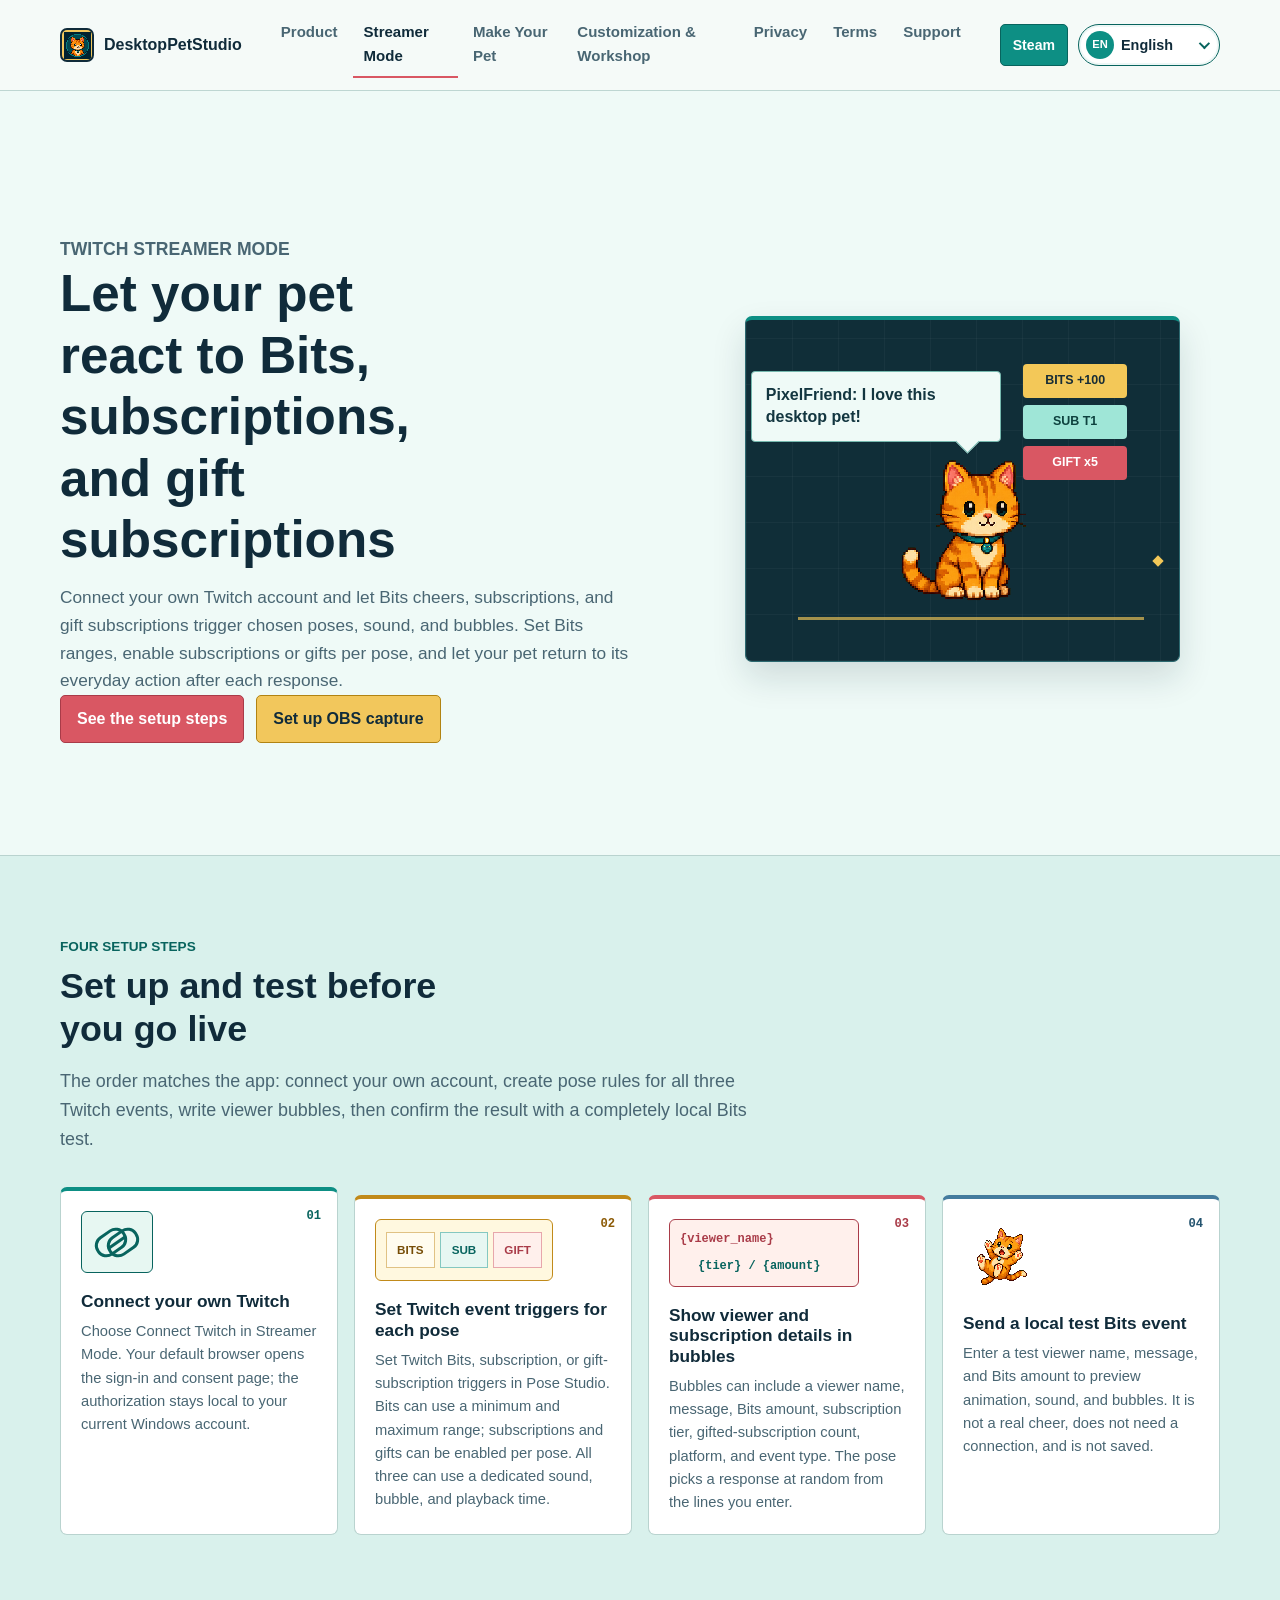
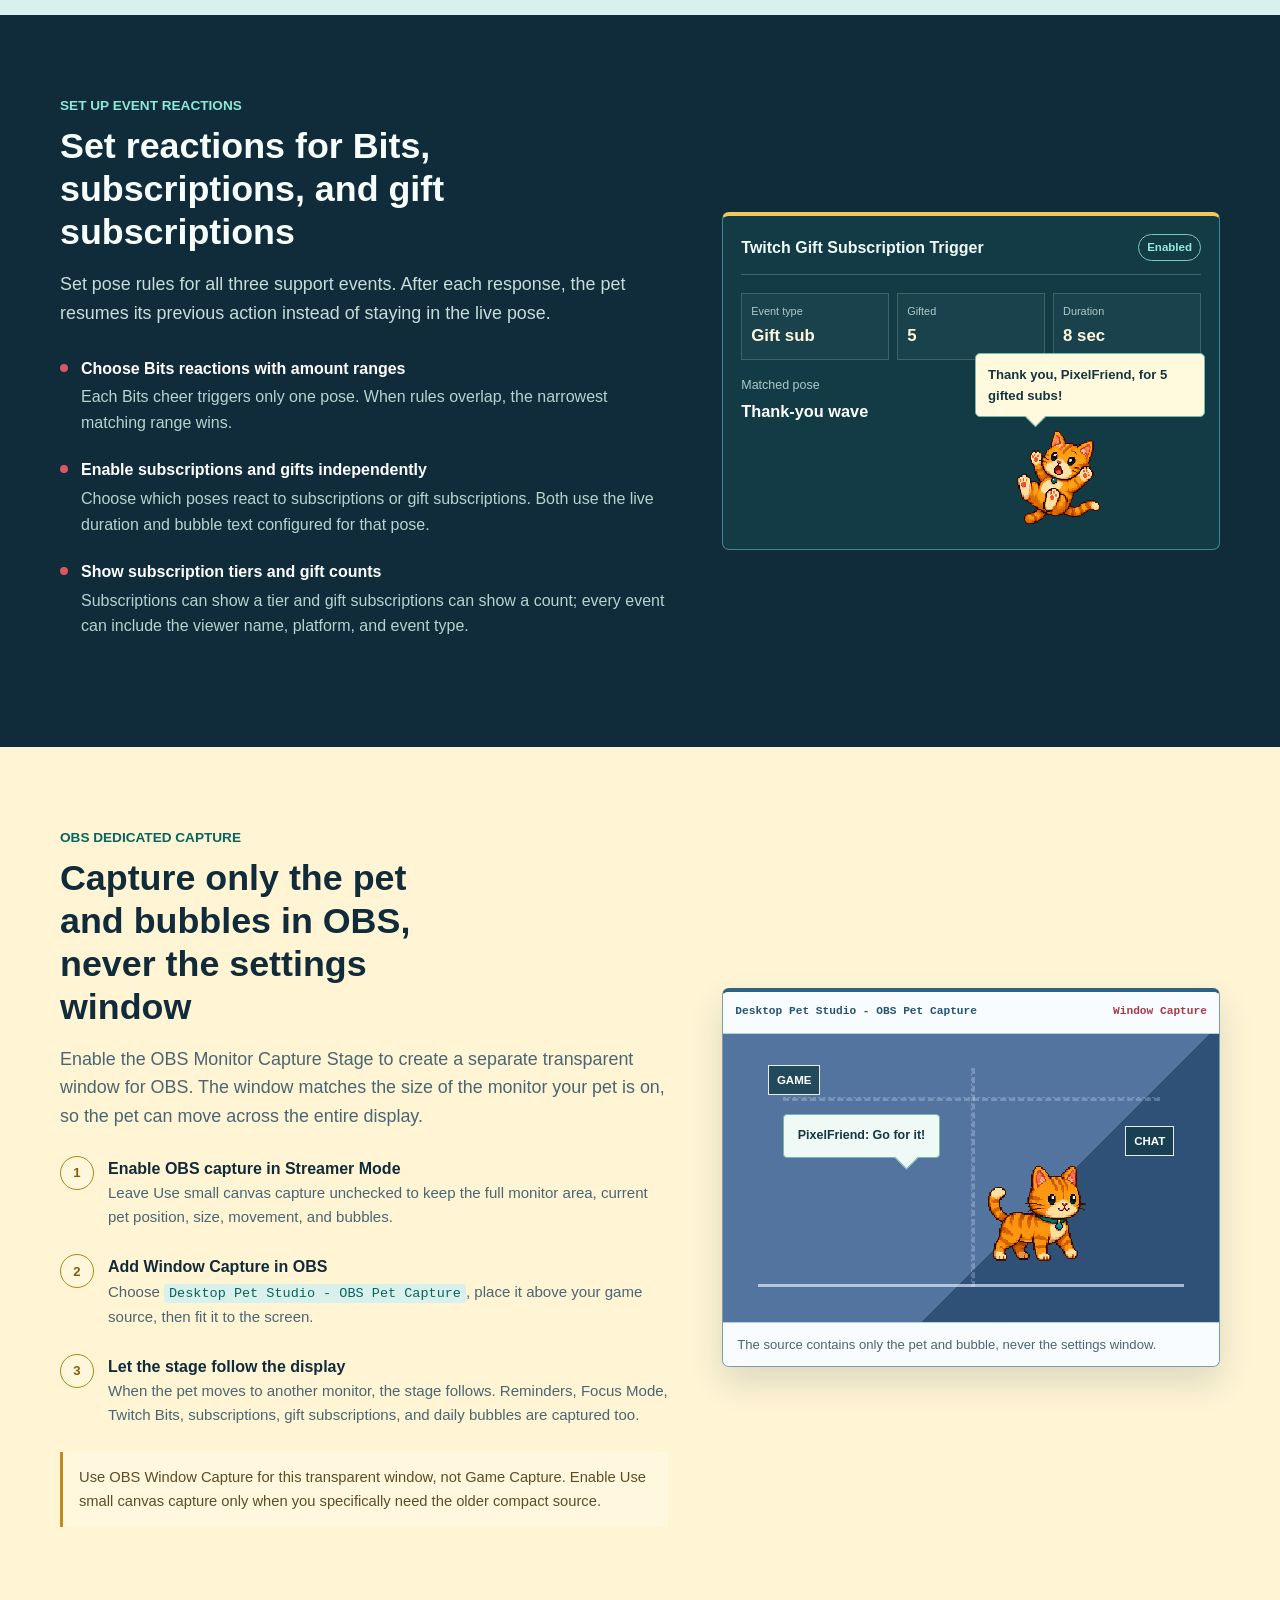
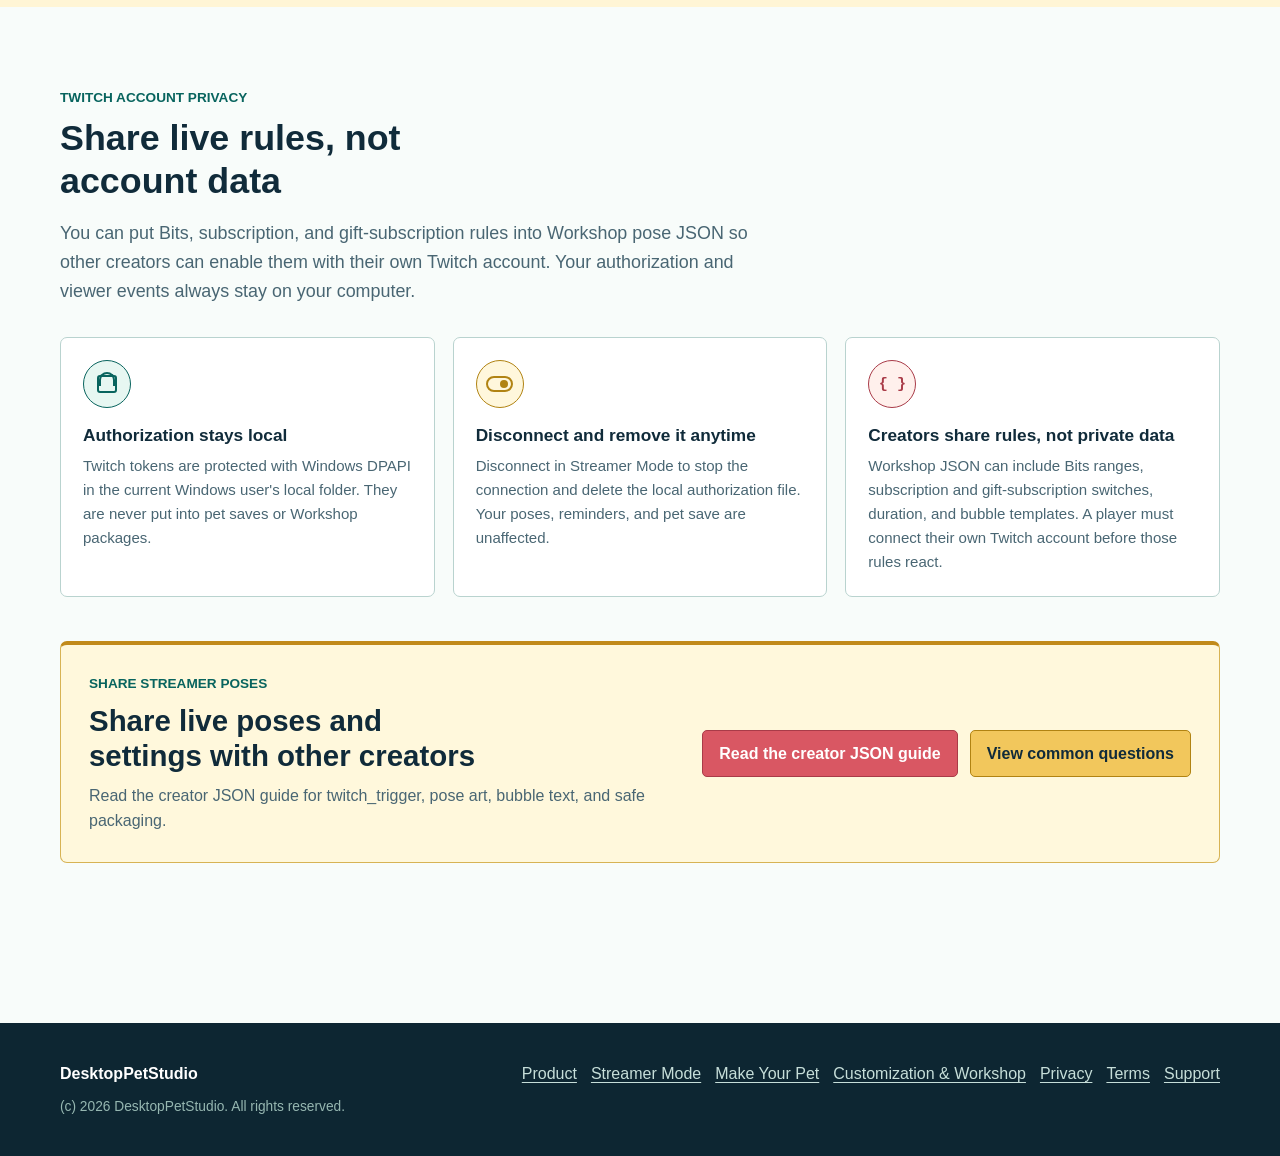
<file: streamer-mode.html>
<!doctype html>
<html lang="zh-Hant">
<head>
  <meta charset="utf-8">
  <!-- Google tag (gtag.js) -->
  <script async src="https://www.googletagmanager.com/gtag/js?id=G-77XW5XVXXJ"></script>
  <script>
    window.dataLayer = window.dataLayer || [];
    function gtag(){dataLayer.push(arguments);}
    gtag('js', new Date());
    gtag('config', 'G-77XW5XVXXJ');
  </script>
  <meta name="viewport" content="width=device-width, initial-scale=1">
  <meta name="description" content="DesktopPetStudio Twitch 實況模式：以 Bits、一般訂閱與贈送訂閱觸發桌寵姿勢、音效與觀眾文字氣泡，並使用 OBS 專用視窗擷取桌寵與提醒。">
  <meta name="theme-color" content="#0d8f84">
  <meta name="robots" content="index, follow">
  <meta property="og:type" content="website">
  <meta property="og:site_name" content="DesktopPetStudio">
  <meta property="og:locale" content="zh_TW">
  <meta property="og:locale:alternate" content="zh_CN">
  <meta property="og:locale:alternate" content="en_US">
  <meta property="og:title" content="Twitch 實況模式 | DesktopPetStudio">
  <meta property="og:description" content="將 Twitch Bits、訂閱與贈送訂閱變成桌寵姿勢、音效與觀眾互動氣泡；在 OBS 中單獨擷取桌寵和提醒。">
  <meta property="og:url" content="https://www.desktoppetstudio.com/streamer-mode.html">
  <meta property="og:image" content="https://www.desktoppetstudio.com/assets/images/cat-ribbon.png">
  <meta property="og:image:alt" content="DesktopPetStudio Twitch streamer mode">
  <meta name="twitter:card" content="summary_large_image">
  <meta name="twitter:title" content="Twitch 實況模式 | DesktopPetStudio">
  <meta name="twitter:description" content="讓 Twitch Bits、訂閱與贈送訂閱觸發桌寵反應，並在 OBS 中單獨擷取桌寵與文字氣泡。">
  <meta name="twitter:image" content="https://www.desktoppetstudio.com/assets/images/cat-ribbon.png">
  <meta name="twitter:image:alt" content="DesktopPetStudio Twitch streamer mode">
  <link rel="canonical" href="https://www.desktoppetstudio.com/streamer-mode.html">
  <title>Twitch 實況模式、訂閱與 OBS 擷取 | DesktopPetStudio</title>
  <link rel="icon" href="assets/images/app-icon.png" type="image/png">
  <link rel="stylesheet" href="assets/css/site.css?v=20261029-01">
  <script src="site.config.js"></script>
  <script src="assets/js/site.js?v=20261028-01" defer></script>
  <script type="application/ld+json">
  {
    "@context": "https://schema.org",
    "@type": "WebPage",
    "name": "Twitch 實況模式、訂閱與 OBS 擷取",
    "description": "DesktopPetStudio Twitch 實況模式：以 Bits、一般訂閱與贈送訂閱觸發桌寵姿勢、音效與觀眾文字氣泡，並使用 OBS 專用視窗擷取桌寵與提醒。",
    "url": "https://www.desktoppetstudio.com/streamer-mode.html",
    "isPartOf": { "@type": "WebSite", "name": "DesktopPetStudio", "url": "https://www.desktoppetstudio.com/" },
    "inLanguage": "zh-Hant"
  }
  </script>
</head>
<body class="streamer-mode-page">
  <a class="skip-link" href="#main" data-i18n="skip">跳至主要內容</a>
  <header class="site-header">
    <a class="brand" href="index.html" aria-label="DesktopPetStudio home"><span class="brand-mark"><img src="assets/images/app-icon.png" alt=""></span><span>DesktopPetStudio</span></a>
    <nav class="main-nav" id="primary-nav" aria-label="Primary navigation">
      <a href="index.html" data-i18n="product">產品介紹</a>
      <a href="streamer-mode.html" aria-current="page" data-i18n="streamer">實況模式</a>
      <a href="make-your-pet.html" data-i18n="createPet">製作專屬桌寵</a>
      <a href="creator-json.html" data-i18n="workshop">自訂與工作坊</a>
      <a href="privacy.html" data-i18n="privacy">隱私權政策</a>
      <a href="terms.html" data-i18n="terms">使用條款</a>
      <a href="support.html" data-i18n="support">支援資訊</a>
    </nav>
    <div class="header-actions"><a class="header-download" href="https://store.steampowered.com/app/5069160/__DesktopPetStudio/" target="_blank" rel="noopener noreferrer" data-i18n="download">Steam</a><label class="sr-only" for="language" data-i18n="language">語言</label><select class="language-select" id="language" aria-label="Language"><option value="zh-Hant">繁體中文</option><option value="zh-Hans">简体中文</option><option value="en">English</option></select><button class="menu-toggle" type="button" aria-controls="primary-nav" aria-expanded="false" aria-label="開啟導覽選單" data-i18n-aria="menu">&#8801;</button></div>
  </header>

  <main id="main">
    <section class="page-hero streamer-page-hero">
      <div class="section-inner streamer-page-hero-layout" data-lang-content="zh-Hant">
        <div class="page-hero-copy" data-reveal>
          <p class="section-kicker">TWITCH STREAMER MODE</p>
          <h1>讓桌寵回應 Bits、訂閱與贈送訂閱</h1>
          <p>連接你自己的 Twitch 後，觀眾送出的 Bits、一般訂閱與贈送訂閱都可立即觸發指定姿勢、音效與專屬文字氣泡。Bits 可設定金額區間；訂閱與贈送訂閱則可在每個姿勢分別開啟，觸發結束後桌寵會回到原本的日常動作。</p>
          <div class="button-row"><a class="button button-primary" href="#streamer-setup">查看設定步驟</a><a class="button button-secondary" href="#obs-capture">設定 OBS 擷取</a></div>
        </div>
        <figure class="streamer-scene streamer-hero-scene" aria-label="Twitch Bits、訂閱與贈送訂閱觸發桌寵和觀眾文字氣泡的示意" data-reveal>
          <div class="streamer-event-stack" aria-hidden="true"><span class="streamer-chip streamer-chip-bits">BITS +100</span><span class="streamer-chip streamer-chip-sub">訂閱 T1</span><span class="streamer-chip streamer-chip-gift">贈訂 x5</span></div>
          <span class="streamer-bubble">PixelFriend：好喜歡這隻桌寵！</span>
          <div class="pose-animation streamer-pet" aria-hidden="true"><img src="assets/images/pose-animations/idle/idle_01.png" alt=""><img src="assets/images/pose-animations/idle/idle_02.png" alt=""><img src="assets/images/pose-animations/idle/idle_03.png" alt=""><img src="assets/images/pose-animations/idle/idle_04.png" alt=""><img src="assets/images/pose-animations/idle/idle_05.png" alt=""><img src="assets/images/pose-animations/idle/idle_06.png" alt=""></div>
          <span class="streamer-spark streamer-spark-one"></span><span class="streamer-spark streamer-spark-two"></span>
        </figure>
      </div>
      <div class="section-inner streamer-page-hero-layout" data-lang-content="zh-Hans" hidden>
        <div class="page-hero-copy" data-reveal>
          <p class="section-kicker">TWITCH STREAMER MODE</p>
          <h1>让桌宠回应 Bits、订阅与赠送订阅</h1>
          <p>连接你自己的 Twitch 后，观众送出的 Bits、普通订阅与赠送订阅都可立即触发指定姿势、音效与专属文字气泡。Bits 可设置金额区间；订阅与赠送订阅则可在每个姿势分别开启，触发结束后桌宠会回到原本的日常动作。</p>
          <div class="button-row"><a class="button button-primary" href="#streamer-setup">查看设置步骤</a><a class="button button-secondary" href="#obs-capture">设置 OBS 捕获</a></div>
        </div>
        <figure class="streamer-scene streamer-hero-scene" aria-label="Twitch Bits、订阅与赠送订阅触发桌宠和观众文字气泡的示意" data-reveal>
          <div class="streamer-event-stack" aria-hidden="true"><span class="streamer-chip streamer-chip-bits">BITS +100</span><span class="streamer-chip streamer-chip-sub">订阅 T1</span><span class="streamer-chip streamer-chip-gift">赠订 x5</span></div>
          <span class="streamer-bubble">PixelFriend：好喜欢这只桌宠！</span>
          <div class="pose-animation streamer-pet" aria-hidden="true"><img src="assets/images/pose-animations/idle/idle_01.png" alt=""><img src="assets/images/pose-animations/idle/idle_02.png" alt=""><img src="assets/images/pose-animations/idle/idle_03.png" alt=""><img src="assets/images/pose-animations/idle/idle_04.png" alt=""><img src="assets/images/pose-animations/idle/idle_05.png" alt=""><img src="assets/images/pose-animations/idle/idle_06.png" alt=""></div>
          <span class="streamer-spark streamer-spark-one"></span><span class="streamer-spark streamer-spark-two"></span>
        </figure>
      </div>
      <div class="section-inner streamer-page-hero-layout" data-lang-content="en" hidden>
        <div class="page-hero-copy" data-reveal>
          <p class="section-kicker">TWITCH STREAMER MODE</p>
          <h1>Let your pet react to Bits, subscriptions, and gift subscriptions</h1>
          <p>Connect your own Twitch account and let Bits cheers, subscriptions, and gift subscriptions trigger chosen poses, sound, and bubbles. Set Bits ranges, enable subscriptions or gifts per pose, and let your pet return to its everyday action after each response.</p>
          <div class="button-row"><a class="button button-primary" href="#streamer-setup">See the setup steps</a><a class="button button-secondary" href="#obs-capture">Set up OBS capture</a></div>
        </div>
        <figure class="streamer-scene streamer-hero-scene" aria-label="Twitch Bits, subscriptions, and gift subscriptions triggering a desktop pet and viewer message bubble" data-reveal>
          <div class="streamer-event-stack" aria-hidden="true"><span class="streamer-chip streamer-chip-bits">BITS +100</span><span class="streamer-chip streamer-chip-sub">SUB T1</span><span class="streamer-chip streamer-chip-gift">GIFT x5</span></div>
          <span class="streamer-bubble">PixelFriend: I love this desktop pet!</span>
          <div class="pose-animation streamer-pet" aria-hidden="true"><img src="assets/images/pose-animations/idle/idle_01.png" alt=""><img src="assets/images/pose-animations/idle/idle_02.png" alt=""><img src="assets/images/pose-animations/idle/idle_03.png" alt=""><img src="assets/images/pose-animations/idle/idle_04.png" alt=""><img src="assets/images/pose-animations/idle/idle_05.png" alt=""><img src="assets/images/pose-animations/idle/idle_06.png" alt=""></div>
          <span class="streamer-spark streamer-spark-one"></span><span class="streamer-spark streamer-spark-two"></span>
        </figure>
      </div>
    </section>

    <section class="section section-soft" id="streamer-setup">
      <div class="section-inner" data-lang-content="zh-Hant">
        <div class="streamer-section-heading" data-reveal><p class="section-kicker">FOUR SETUP STEPS</p><h2>從登入到測試，直播前照著做就好</h2><p class="lead">設定順序和主程式一致：先連接自己的帳號，再替三種 Twitch 事件建立姿勢規則、寫好觀眾氣泡，最後用完全本機的 Bits 測試確認效果。</p></div>
        <ol class="streamer-setup-grid">
          <li class="streamer-setup-card" data-reveal><span class="streamer-step-number">01</span><div class="streamer-setup-icon streamer-setup-icon-link" aria-hidden="true"><span></span></div><h3>連接自己的 Twitch</h3><p>在「直播主模式」按下連接 Twitch。預設瀏覽器會開啟登入與授權頁；授權只保留在你目前使用的 Windows 帳號本機。</p></li>
          <li class="streamer-setup-card" data-reveal><span class="streamer-step-number">02</span><div class="streamer-event-mini" aria-hidden="true"><span>BITS</span><span>訂閱</span><span>贈訂</span></div><h3>設定姿勢的 Twitch 觸發條件</h3><p>在姿勢工作台設定 Twitch Bits、一般訂閱或贈送訂閱觸發。Bits 可設定最低與最高金額；訂閱與贈送訂閱可在每個姿勢分別開啟，三者都能使用專用音效、氣泡與播放秒數。</p></li>
          <li class="streamer-setup-card" data-reveal><span class="streamer-step-number">03</span><div class="streamer-template-mini" aria-hidden="true"><span>{viewer_name}</span><span>{tier} / {amount}</span></div><h3>在氣泡顯示觀眾與訂閱資訊</h3><p>氣泡可帶入觀眾暱稱、留言、Bits 金額、訂閱層級、贈送數量、平台與事件類型。每一行可作為一則隨機顯示的專屬回應。</p></li>
          <li class="streamer-setup-card" data-reveal><span class="streamer-step-number">04</span><div class="pose-animation streamer-test-pet" aria-hidden="true"><img src="assets/images/pose-animations/fall/fall_01.png" alt=""><img src="assets/images/pose-animations/fall/fall_02.png" alt=""><img src="assets/images/pose-animations/fall/fall_03.png" alt=""><img src="assets/images/pose-animations/fall/fall_04.png" alt=""><img src="assets/images/pose-animations/fall/fall_05.png" alt=""><img src="assets/images/pose-animations/fall/fall_06.png" alt=""></div><h3>先發送本機測試 Bits</h3><p>輸入測試暱稱、訊息和 Bits 後即可查看動畫、音效與氣泡。測試不會真的斗內、不需先連線，也不會保存測試事件。</p></li>
        </ol>
      </div>
      <div class="section-inner" data-lang-content="zh-Hans" hidden>
        <div class="streamer-section-heading" data-reveal><p class="section-kicker">FOUR SETUP STEPS</p><h2>从登录到测试，直播前照着做就好</h2><p class="lead">设置顺序和主程序一致：先连接自己的账号，再为三种 Twitch 事件建立姿势规则、写好观众气泡，最后用完全本地的 Bits 测试确认效果。</p></div>
        <ol class="streamer-setup-grid">
          <li class="streamer-setup-card" data-reveal><span class="streamer-step-number">01</span><div class="streamer-setup-icon streamer-setup-icon-link" aria-hidden="true"><span></span></div><h3>连接自己的 Twitch</h3><p>在“主播模式”按下连接 Twitch。默认浏览器会打开登录与授权页面；授权只保留在你目前使用的 Windows 账号本地。</p></li>
          <li class="streamer-setup-card" data-reveal><span class="streamer-step-number">02</span><div class="streamer-event-mini" aria-hidden="true"><span>BITS</span><span>订阅</span><span>赠订</span></div><h3>设置姿势的 Twitch 触发条件</h3><p>在姿势工作台设置 Twitch Bits、普通订阅或赠送订阅触发。Bits 可设置最低与最高金额；订阅与赠送订阅可在每个姿势分别开启，三者都能使用专用音效、气泡与播放秒数。</p></li>
          <li class="streamer-setup-card" data-reveal><span class="streamer-step-number">03</span><div class="streamer-template-mini" aria-hidden="true"><span>{viewer_name}</span><span>{tier} / {amount}</span></div><h3>在气泡显示观众与订阅信息</h3><p>气泡可带入观众昵称、留言、Bits 数量、订阅等级、赠送数量、平台与事件类型。每一行可作为一则随机显示的专属回应。</p></li>
          <li class="streamer-setup-card" data-reveal><span class="streamer-step-number">04</span><div class="pose-animation streamer-test-pet" aria-hidden="true"><img src="assets/images/pose-animations/fall/fall_01.png" alt=""><img src="assets/images/pose-animations/fall/fall_02.png" alt=""><img src="assets/images/pose-animations/fall/fall_03.png" alt=""><img src="assets/images/pose-animations/fall/fall_04.png" alt=""><img src="assets/images/pose-animations/fall/fall_05.png" alt=""><img src="assets/images/pose-animations/fall/fall_06.png" alt=""></div><h3>先发送本地测试 Bits</h3><p>输入测试昵称、消息和 Bits 后即可查看动画、音效与气泡。测试不会真的打赏、不需先连接，也不会保存测试事件。</p></li>
        </ol>
      </div>
      <div class="section-inner" data-lang-content="en" hidden>
        <div class="streamer-section-heading" data-reveal><p class="section-kicker">FOUR SETUP STEPS</p><h2>Set up and test before you go live</h2><p class="lead">The order matches the app: connect your own account, create pose rules for all three Twitch events, write viewer bubbles, then confirm the result with a completely local Bits test.</p></div>
        <ol class="streamer-setup-grid">
          <li class="streamer-setup-card" data-reveal><span class="streamer-step-number">01</span><div class="streamer-setup-icon streamer-setup-icon-link" aria-hidden="true"><span></span></div><h3>Connect your own Twitch</h3><p>Choose Connect Twitch in Streamer Mode. Your default browser opens the sign-in and consent page; the authorization stays local to your current Windows account.</p></li>
          <li class="streamer-setup-card" data-reveal><span class="streamer-step-number">02</span><div class="streamer-event-mini" aria-hidden="true"><span>BITS</span><span>SUB</span><span>GIFT</span></div><h3>Set Twitch event triggers for each pose</h3><p>Set Twitch Bits, subscription, or gift-subscription triggers in Pose Studio. Bits can use a minimum and maximum range; subscriptions and gifts can be enabled per pose. All three can use a dedicated sound, bubble, and playback time.</p></li>
          <li class="streamer-setup-card" data-reveal><span class="streamer-step-number">03</span><div class="streamer-template-mini" aria-hidden="true"><span>{viewer_name}</span><span>{tier} / {amount}</span></div><h3>Show viewer and subscription details in bubbles</h3><p>Bubbles can include a viewer name, message, Bits amount, subscription tier, gifted-subscription count, platform, and event type. The pose picks a response at random from the lines you enter.</p></li>
          <li class="streamer-setup-card" data-reveal><span class="streamer-step-number">04</span><div class="pose-animation streamer-test-pet" aria-hidden="true"><img src="assets/images/pose-animations/fall/fall_01.png" alt=""><img src="assets/images/pose-animations/fall/fall_02.png" alt=""><img src="assets/images/pose-animations/fall/fall_03.png" alt=""><img src="assets/images/pose-animations/fall/fall_04.png" alt=""><img src="assets/images/pose-animations/fall/fall_05.png" alt=""><img src="assets/images/pose-animations/fall/fall_06.png" alt=""></div><h3>Send a local test Bits event</h3><p>Enter a test viewer name, message, and Bits amount to preview animation, sound, and bubbles. It is not a real cheer, does not need a connection, and is not saved.</p></li>
        </ol>
      </div>
    </section>

    <section class="section section-dark streamer-rules-section">
      <div class="section-inner split streamer-rule-layout" data-lang-content="zh-Hant">
        <div data-reveal><p class="section-kicker">SET UP EVENT REACTIONS</p><h2>分別設定 Bits、訂閱與贈送訂閱的反應</h2><p class="lead">用姿勢規則安排三種支持事件的反應。觸發完成後，系統會自動回到觸發前的動作，不會把角色卡在直播姿勢。</p><ul class="streamer-points"><li><strong>Bits 用金額範圍選擇反應</strong><span>同一次 Bits 只會觸發一個姿勢。多個規則重疊時，範圍較精準的規則優先。</span></li><li><strong>訂閱與贈送訂閱可分別啟用</strong><span>在每個姿勢勾選要回應一般訂閱、贈送訂閱，兩者會使用同一姿勢的播放秒數與直播氣泡文字。</span></li><li><strong>顯示訂閱層級與贈送數量</strong><span>訂閱可帶入訂閱層級，贈送訂閱可帶入份數；所有事件都可帶入觀眾暱稱、平台與事件類型。</span></li></ul></div>
        <figure class="streamer-rule-board" aria-label="Twitch 贈送訂閱姿勢規則設定示意" data-reveal><div class="streamer-rule-board-top"><span>Twitch 贈送訂閱觸發</span><i>已啟用</i></div><div class="streamer-rule-board-values"><span><small>事件類型</small><b>贈送訂閱</b></span><span><small>贈送數量</small><b>5</b></span><span><small>播放時間</small><b>8 秒</b></span></div><div class="streamer-rule-board-result"><span>命中姿勢</span><strong>感謝揮手</strong></div><div class="streamer-rule-board-bubble">謝謝 PixelFriend 贈送 5 份訂閱！</div><div class="pose-animation streamer-rule-board-pet" aria-hidden="true"><img src="assets/images/pose-animations/fall/fall_01.png" alt=""><img src="assets/images/pose-animations/fall/fall_02.png" alt=""><img src="assets/images/pose-animations/fall/fall_03.png" alt=""><img src="assets/images/pose-animations/fall/fall_04.png" alt=""><img src="assets/images/pose-animations/fall/fall_05.png" alt=""><img src="assets/images/pose-animations/fall/fall_06.png" alt=""></div></figure>
      </div>
      <div class="section-inner split streamer-rule-layout" data-lang-content="zh-Hans" hidden>
        <div data-reveal><p class="section-kicker">SET UP EVENT REACTIONS</p><h2>分别设置 Bits、订阅与赠送订阅的反应</h2><p class="lead">用姿势规则安排三种支持事件的反应。触发完成后，系统会自动回到触发前的动作，不会把角色卡在直播姿势。</p><ul class="streamer-points"><li><strong>Bits 用金额范围选择反应</strong><span>同一次 Bits 只会触发一个姿势。多个规则重叠时，范围更精确的规则优先。</span></li><li><strong>订阅与赠送订阅可分别开启</strong><span>在每个姿势勾选要回应普通订阅、赠送订阅，两者会使用同一姿势的播放秒数与直播气泡文字。</span></li><li><strong>显示订阅等级与赠送数量</strong><span>订阅可带入订阅等级，赠送订阅可带入份数；所有事件都可带入观众昵称、平台与事件类型。</span></li></ul></div>
        <figure class="streamer-rule-board" aria-label="Twitch 赠送订阅姿势规则设置示意" data-reveal><div class="streamer-rule-board-top"><span>Twitch 赠送订阅触发</span><i>已启用</i></div><div class="streamer-rule-board-values"><span><small>事件类型</small><b>赠送订阅</b></span><span><small>赠送数量</small><b>5</b></span><span><small>播放时间</small><b>8 秒</b></span></div><div class="streamer-rule-board-result"><span>命中姿势</span><strong>感谢挥手</strong></div><div class="streamer-rule-board-bubble">谢谢 PixelFriend 赠送 5 份订阅！</div><div class="pose-animation streamer-rule-board-pet" aria-hidden="true"><img src="assets/images/pose-animations/fall/fall_01.png" alt=""><img src="assets/images/pose-animations/fall/fall_02.png" alt=""><img src="assets/images/pose-animations/fall/fall_03.png" alt=""><img src="assets/images/pose-animations/fall/fall_04.png" alt=""><img src="assets/images/pose-animations/fall/fall_05.png" alt=""><img src="assets/images/pose-animations/fall/fall_06.png" alt=""></div></figure>
      </div>
      <div class="section-inner split streamer-rule-layout" data-lang-content="en" hidden>
        <div data-reveal><p class="section-kicker">SET UP EVENT REACTIONS</p><h2>Set reactions for Bits, subscriptions, and gift subscriptions</h2><p class="lead">Set pose rules for all three support events. After each response, the pet resumes its previous action instead of staying in the live pose.</p><ul class="streamer-points"><li><strong>Choose Bits reactions with amount ranges</strong><span>Each Bits cheer triggers only one pose. When rules overlap, the narrowest matching range wins.</span></li><li><strong>Enable subscriptions and gifts independently</strong><span>Choose which poses react to subscriptions or gift subscriptions. Both use the live duration and bubble text configured for that pose.</span></li><li><strong>Show subscription tiers and gift counts</strong><span>Subscriptions can show a tier and gift subscriptions can show a count; every event can include the viewer name, platform, and event type.</span></li></ul></div>
        <figure class="streamer-rule-board" aria-label="Twitch gift subscription pose rule example" data-reveal><div class="streamer-rule-board-top"><span>Twitch Gift Subscription Trigger</span><i>Enabled</i></div><div class="streamer-rule-board-values"><span><small>Event type</small><b>Gift sub</b></span><span><small>Gifted</small><b>5</b></span><span><small>Duration</small><b>8 sec</b></span></div><div class="streamer-rule-board-result"><span>Matched pose</span><strong>Thank-you wave</strong></div><div class="streamer-rule-board-bubble">Thank you, PixelFriend, for 5 gifted subs!</div><div class="pose-animation streamer-rule-board-pet" aria-hidden="true"><img src="assets/images/pose-animations/fall/fall_01.png" alt=""><img src="assets/images/pose-animations/fall/fall_02.png" alt=""><img src="assets/images/pose-animations/fall/fall_03.png" alt=""><img src="assets/images/pose-animations/fall/fall_04.png" alt=""><img src="assets/images/pose-animations/fall/fall_05.png" alt=""><img src="assets/images/pose-animations/fall/fall_06.png" alt=""></div></figure>
      </div>
    </section>

    <section class="section section-butter" id="obs-capture">
      <div class="section-inner split streamer-obs-layout" data-lang-content="zh-Hant">
        <div data-reveal><p class="section-kicker">OBS DEDICATED CAPTURE</p><h2>讓 OBS 只抓桌寵與文字氣泡，不抓設定視窗</h2><p class="lead">啟用「OBS 顯示器擷取舞台」後，DesktopPetStudio 會提供一個獨立的透明視窗給 OBS 擷取。它和你目前桌寵所在的顯示器同尺寸，因此桌寵可以在整個畫面活動。</p><ol class="streamer-obs-flow"><li><strong>在直播主模式啟用 OBS 擷取</strong><span>預設不勾選「使用小畫布擷取」，即可保留目前顯示器的完整範圍、桌寵位置、大小、走動與文字氣泡。</span></li><li><strong>在 OBS 新增「視窗擷取」</strong><span>選擇 <code>Desktop Pet Studio - OBS Pet Capture</code>，放到遊戲畫面來源上方，再使用「符合螢幕」。</span></li><li><strong>讓舞台隨顯示器切換</strong><span>桌寵移到另一台顯示器時，舞台會跟著切換。提醒、固定專注、Twitch Bits、訂閱、贈送訂閱與日常氣泡也會一起被擷取。</span></li></ol><p class="streamer-note">請使用 OBS 的「視窗擷取」擷取這個透明視窗，不要使用「遊戲擷取」。只有需要舊式小範圍來源時，才啟用「使用小畫布擷取」。</p></div>
        <figure class="obs-capture-board" aria-label="OBS 視窗擷取桌寵與文字氣泡的示意" data-reveal><div class="obs-capture-bar"><span>Desktop Pet Studio - OBS Pet Capture</span><i>Window Capture</i></div><div class="obs-capture-stage"><span class="obs-capture-grid-line obs-capture-grid-one"></span><span class="obs-capture-grid-line obs-capture-grid-two"></span><span class="obs-capture-label obs-capture-label-game">遊戲畫面</span><span class="obs-capture-label obs-capture-label-chat">聊天</span><span class="streamer-bubble obs-capture-bubble">PixelFriend：加油！</span><div class="pose-animation obs-capture-pet" aria-hidden="true"><img src="assets/images/pose-animations/walk/walk_01.png" alt=""><img src="assets/images/pose-animations/walk/walk_02.png" alt=""><img src="assets/images/pose-animations/walk/walk_03.png" alt=""><img src="assets/images/pose-animations/walk/walk_04.png" alt=""><img src="assets/images/pose-animations/walk/walk_05.png" alt=""><img src="assets/images/pose-animations/walk/walk_06.png" alt=""></div></div><figcaption>來源只包含桌寵和氣泡，設定視窗不會出現在 OBS 中。</figcaption></figure>
      </div>
      <div class="section-inner split streamer-obs-layout" data-lang-content="zh-Hans" hidden>
        <div data-reveal><p class="section-kicker">OBS DEDICATED CAPTURE</p><h2>让 OBS 只抓桌宠与文字气泡，不抓设置窗口</h2><p class="lead">启用“OBS 显示器捕获舞台”后，DesktopPetStudio 会提供一个独立的透明窗口给 OBS 捕获。它和你目前桌宠所在的显示器同尺寸，因此桌宠可以在整个画面活动。</p><ol class="streamer-obs-flow"><li><strong>在主播模式启用 OBS 捕获</strong><span>默认不勾选“使用小画布捕获”，即可保留目前显示器的完整范围、桌宠位置、大小、走动与文字气泡。</span></li><li><strong>在 OBS 新增“窗口捕获”</strong><span>选择 <code>Desktop Pet Studio - OBS Pet Capture</code>，放到游戏画面来源上方，再使用“适配屏幕”。</span></li><li><strong>让舞台随显示器切换</strong><span>桌宠移到另一台显示器时，舞台会跟着切换。提醒、固定专注、Twitch Bits、订阅、赠送订阅与日常气泡也会一起被捕获。</span></li></ol><p class="streamer-note">请使用 OBS 的“窗口捕获”捕获这个透明窗口，不要使用“游戏捕获”。只有需要旧式小范围来源时，才启用“使用小画布捕获”。</p></div>
        <figure class="obs-capture-board" aria-label="OBS 窗口捕获桌宠与文字气泡的示意" data-reveal><div class="obs-capture-bar"><span>Desktop Pet Studio - OBS Pet Capture</span><i>Window Capture</i></div><div class="obs-capture-stage"><span class="obs-capture-grid-line obs-capture-grid-one"></span><span class="obs-capture-grid-line obs-capture-grid-two"></span><span class="obs-capture-label obs-capture-label-game">游戏画面</span><span class="obs-capture-label obs-capture-label-chat">聊天</span><span class="streamer-bubble obs-capture-bubble">PixelFriend：加油！</span><div class="pose-animation obs-capture-pet" aria-hidden="true"><img src="assets/images/pose-animations/walk/walk_01.png" alt=""><img src="assets/images/pose-animations/walk/walk_02.png" alt=""><img src="assets/images/pose-animations/walk/walk_03.png" alt=""><img src="assets/images/pose-animations/walk/walk_04.png" alt=""><img src="assets/images/pose-animations/walk/walk_05.png" alt=""><img src="assets/images/pose-animations/walk/walk_06.png" alt=""></div></div><figcaption>来源只包含桌宠和气泡，设置窗口不会出现在 OBS 中。</figcaption></figure>
      </div>
      <div class="section-inner split streamer-obs-layout" data-lang-content="en" hidden>
        <div data-reveal><p class="section-kicker">OBS DEDICATED CAPTURE</p><h2>Capture only the pet and bubbles in OBS, never the settings window</h2><p class="lead">Enable the OBS Monitor Capture Stage to create a separate transparent window for OBS. The window matches the size of the monitor your pet is on, so the pet can move across the entire display.</p><ol class="streamer-obs-flow"><li><strong>Enable OBS capture in Streamer Mode</strong><span>Leave Use small canvas capture unchecked to keep the full monitor area, current pet position, size, movement, and bubbles.</span></li><li><strong>Add Window Capture in OBS</strong><span>Choose <code>Desktop Pet Studio - OBS Pet Capture</code>, place it above your game source, then fit it to the screen.</span></li><li><strong>Let the stage follow the display</strong><span>When the pet moves to another monitor, the stage follows. Reminders, Focus Mode, Twitch Bits, subscriptions, gift subscriptions, and daily bubbles are captured too.</span></li></ol><p class="streamer-note">Use OBS Window Capture for this transparent window, not Game Capture. Enable Use small canvas capture only when you specifically need the older compact source.</p></div>
        <figure class="obs-capture-board" aria-label="OBS Window Capture example for the pet and message bubble" data-reveal><div class="obs-capture-bar"><span>Desktop Pet Studio - OBS Pet Capture</span><i>Window Capture</i></div><div class="obs-capture-stage"><span class="obs-capture-grid-line obs-capture-grid-one"></span><span class="obs-capture-grid-line obs-capture-grid-two"></span><span class="obs-capture-label obs-capture-label-game">GAME</span><span class="obs-capture-label obs-capture-label-chat">CHAT</span><span class="streamer-bubble obs-capture-bubble">PixelFriend: Go for it!</span><div class="pose-animation obs-capture-pet" aria-hidden="true"><img src="assets/images/pose-animations/walk/walk_01.png" alt=""><img src="assets/images/pose-animations/walk/walk_02.png" alt=""><img src="assets/images/pose-animations/walk/walk_03.png" alt=""><img src="assets/images/pose-animations/walk/walk_04.png" alt=""><img src="assets/images/pose-animations/walk/walk_05.png" alt=""><img src="assets/images/pose-animations/walk/walk_06.png" alt=""></div></div><figcaption>The source contains only the pet and bubble, never the settings window.</figcaption></figure>
      </div>
    </section>

    <section class="section streamer-trust-section">
      <div class="section-inner" data-lang-content="zh-Hant">
        <div class="streamer-section-heading" data-reveal><p class="section-kicker">TWITCH ACCOUNT PRIVACY</p><h2>實況設定可分享，帳號資料不會被帶走</h2><p class="lead">你可以把 Bits、訂閱與贈送訂閱規則放進工作坊姿勢 JSON，讓其他創作者使用自己的 Twitch 帳號啟用；你的授權與觀眾事件始終只在自己的電腦上處理。</p></div>
        <div class="streamer-trust-grid">
          <article class="streamer-trust-card" data-reveal><span class="streamer-trust-symbol streamer-trust-symbol-lock" aria-hidden="true"></span><h3>授權只留在本機</h3><p>Twitch 權杖由 Windows DPAPI 保護，僅存於目前 Windows 使用者的本機資料夾，不會被放進桌寵存檔或工作坊包。</p></article>
          <article class="streamer-trust-card" data-reveal><span class="streamer-trust-symbol streamer-trust-symbol-switch" aria-hidden="true"></span><h3>隨時中斷並移除授權</h3><p>在直播主模式選擇中斷，即可停止連線並刪除這台電腦上的授權檔；你的姿勢、提醒與桌寵存檔不會受影響。</p></article>
          <article class="streamer-trust-card" data-reveal><span class="streamer-trust-symbol streamer-trust-symbol-json" aria-hidden="true">{ }</span><h3>創作者可分享規則，不分享私密資料</h3><p>工作坊 JSON 可包含 Bits 範圍、訂閱和贈送訂閱開關、持續秒數與氣泡模板。下載作品的玩家必須連接自己的 Twitch，規則才會開始反應。</p></article>
        </div>
        <div class="streamer-mode-cta" data-reveal><div><p class="section-kicker">SHARE STREAMER POSES</p><h2>把直播姿勢與設定分享給其他創作者</h2><p>查看創作者 JSON 指南，了解 twitch_trigger、姿勢素材、氣泡文字與安全打包方式。</p></div><div class="button-row"><a class="button button-primary" href="creator-json.html">查看創作者 JSON 指南</a><a class="button button-secondary" href="support.html">查看常見問題</a></div></div>
      </div>
      <div class="section-inner" data-lang-content="zh-Hans" hidden>
        <div class="streamer-section-heading" data-reveal><p class="section-kicker">TWITCH ACCOUNT PRIVACY</p><h2>直播设置可以分享，账号数据不会被带走</h2><p class="lead">你可以把 Bits、订阅与赠送订阅规则放进创意工坊姿势 JSON，让其他创作者使用自己的 Twitch 账号启用；你的授权与观众事件始终只在自己的电脑上处理。</p></div>
        <div class="streamer-trust-grid">
          <article class="streamer-trust-card" data-reveal><span class="streamer-trust-symbol streamer-trust-symbol-lock" aria-hidden="true"></span><h3>授权只留在本地</h3><p>Twitch 权杖由 Windows DPAPI 保护，仅存于目前 Windows 用户的本地文件夹，不会被放进桌宠存档或创意工坊包。</p></article>
          <article class="streamer-trust-card" data-reveal><span class="streamer-trust-symbol streamer-trust-symbol-switch" aria-hidden="true"></span><h3>随时断开并移除授权</h3><p>在主播模式选择断开，即可停止连接并删除这台电脑上的授权文件；你的姿势、提醒与桌宠存档不会受影响。</p></article>
          <article class="streamer-trust-card" data-reveal><span class="streamer-trust-symbol streamer-trust-symbol-json" aria-hidden="true">{ }</span><h3>创作者可分享规则，不分享私密数据</h3><p>创意工坊 JSON 可包含 Bits 范围、订阅和赠送订阅开关、持续秒数与气泡模板。下载作品的玩家必须连接自己的 Twitch，规则才会开始反应。</p></article>
        </div>
        <div class="streamer-mode-cta" data-reveal><div><p class="section-kicker">SHARE STREAMER POSES</p><h2>把直播姿势与设置分享给其他创作者</h2><p>查看创作者 JSON 指南，了解 twitch_trigger、姿势素材、气泡文字与安全打包方式。</p></div><div class="button-row"><a class="button button-primary" href="creator-json.html">查看创作者 JSON 指南</a><a class="button button-secondary" href="support.html">查看常见问题</a></div></div>
      </div>
      <div class="section-inner" data-lang-content="en" hidden>
        <div class="streamer-section-heading" data-reveal><p class="section-kicker">TWITCH ACCOUNT PRIVACY</p><h2>Share live rules, not account data</h2><p class="lead">You can put Bits, subscription, and gift-subscription rules into Workshop pose JSON so other creators can enable them with their own Twitch account. Your authorization and viewer events always stay on your computer.</p></div>
        <div class="streamer-trust-grid">
          <article class="streamer-trust-card" data-reveal><span class="streamer-trust-symbol streamer-trust-symbol-lock" aria-hidden="true"></span><h3>Authorization stays local</h3><p>Twitch tokens are protected with Windows DPAPI in the current Windows user's local folder. They are never put into pet saves or Workshop packages.</p></article>
          <article class="streamer-trust-card" data-reveal><span class="streamer-trust-symbol streamer-trust-symbol-switch" aria-hidden="true"></span><h3>Disconnect and remove it anytime</h3><p>Disconnect in Streamer Mode to stop the connection and delete the local authorization file. Your poses, reminders, and pet save are unaffected.</p></article>
          <article class="streamer-trust-card" data-reveal><span class="streamer-trust-symbol streamer-trust-symbol-json" aria-hidden="true">{ }</span><h3>Creators share rules, not private data</h3><p>Workshop JSON can include Bits ranges, subscription and gift-subscription switches, duration, and bubble templates. A player must connect their own Twitch account before those rules react.</p></article>
        </div>
        <div class="streamer-mode-cta" data-reveal><div><p class="section-kicker">SHARE STREAMER POSES</p><h2>Share live poses and settings with other creators</h2><p>Read the creator JSON guide for twitch_trigger, pose art, bubble text, and safe packaging.</p></div><div class="button-row"><a class="button button-primary" href="creator-json.html">Read the creator JSON guide</a><a class="button button-secondary" href="support.html">View common questions</a></div></div>
      </div>
    </section>
  </main>

  <footer class="site-footer"><div class="footer-inner"><div><div class="footer-brand">DesktopPetStudio</div><p class="footer-note">(c) <span data-year></span> <span data-i18n="copyright">DesktopPetStudio. 保留所有權利。</span></p></div><div class="footer-links"><a href="index.html" data-i18n="product">產品介紹</a><a href="streamer-mode.html" data-i18n="streamer">實況模式</a><a href="make-your-pet.html" data-i18n="createPet">製作專屬桌寵</a><a href="creator-json.html" data-i18n="workshop">自訂與工作坊</a><a href="privacy.html" data-i18n="privacy">隱私權政策</a><a href="terms.html" data-i18n="terms">使用條款</a><a href="support.html" data-i18n="support">支援資訊</a></div></div></footer>
</body>
</html>
</file>
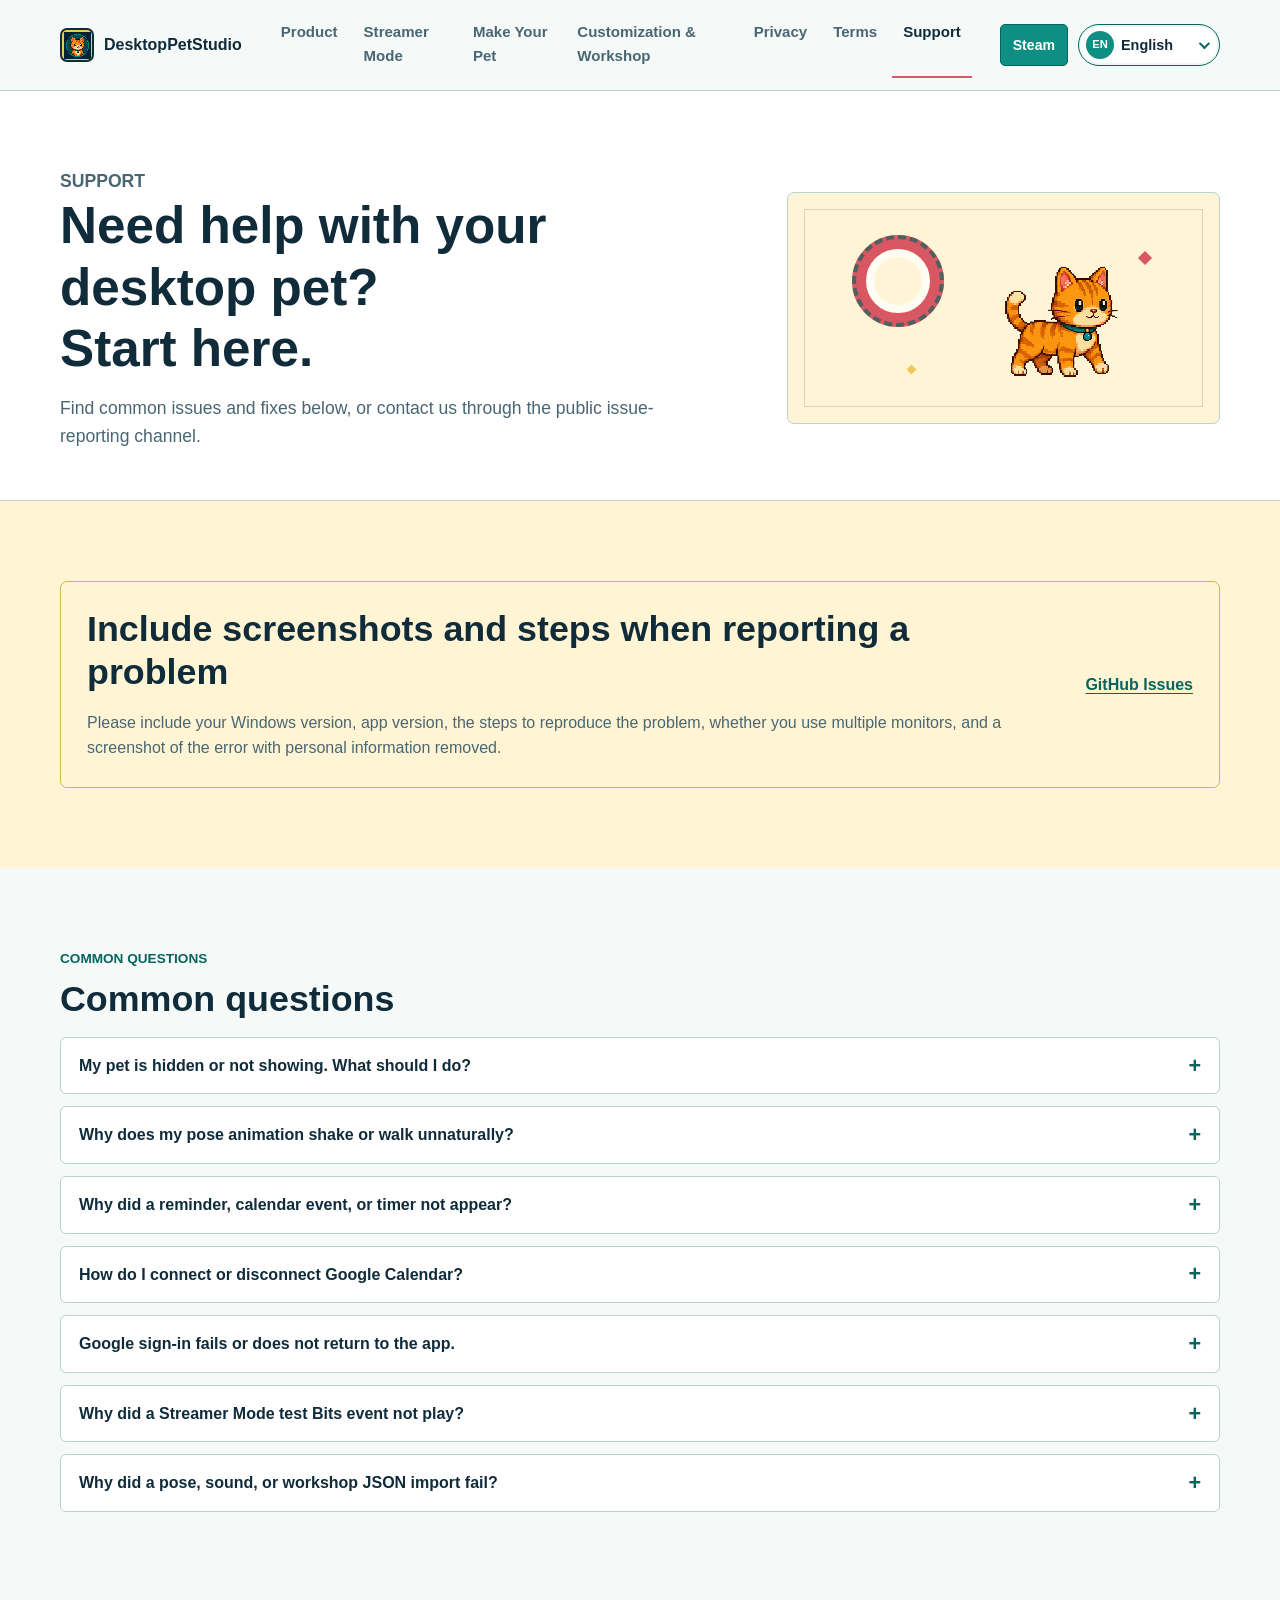
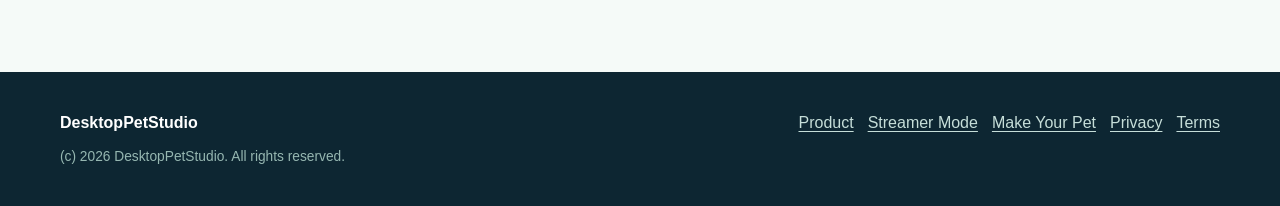
<file: support.html>
<!doctype html>
<html lang="zh-Hant">
<head>
  <meta charset="utf-8">
  <!-- Google tag (gtag.js) -->
  <script async src="https://www.googletagmanager.com/gtag/js?id=G-77XW5XVXXJ"></script>
  <script>
    window.dataLayer = window.dataLayer || [];
    function gtag(){dataLayer.push(arguments);}
    gtag('js', new Date());
    gtag('config', 'G-77XW5XVXXJ');
  </script>
  <meta name="viewport" content="width=device-width, initial-scale=1">
  <meta name="description" content="DesktopPetStudio 常見問題與處理方式：桌寵顯示、姿勢動畫、提醒、Google Calendar、Twitch 實況模式與工作坊匯入。">
  <meta name="theme-color" content="#0d8f84">
  <meta name="robots" content="index, follow">
  <meta property="og:type" content="website">
  <meta property="og:site_name" content="DesktopPetStudio">
  <meta property="og:locale" content="zh_TW">
  <meta property="og:locale:alternate" content="zh_CN">
  <meta property="og:locale:alternate" content="en_US">
  <meta property="og:title" content="支援資訊 | DesktopPetStudio">
  <meta property="og:description" content="桌寵顯示、姿勢動畫、提醒、Google Calendar、直播模式與工作坊匯入的常見問題與處理方式。">
  <meta property="og:url" content="https://www.desktoppetstudio.com/support.html">
  <meta property="og:image" content="https://www.desktoppetstudio.com/assets/images/cat-work.png">
  <meta property="og:image:alt" content="DesktopPetStudio support and troubleshooting">
  <meta name="twitter:card" content="summary_large_image">
  <meta name="twitter:title" content="支援資訊 | DesktopPetStudio">
  <meta name="twitter:description" content="桌寵顯示、姿勢動畫、提醒、Google Calendar、直播模式與工作坊匯入的常見問題與處理方式。">
  <meta name="twitter:image" content="https://www.desktoppetstudio.com/assets/images/cat-work.png">
  <meta name="twitter:image:alt" content="DesktopPetStudio support and troubleshooting">
  <link rel="canonical" href="https://www.desktoppetstudio.com/support.html">
  <title>支援資訊與常見問題 | DesktopPetStudio</title>
  <link rel="icon" href="assets/images/app-icon.png" type="image/png">
  <link rel="stylesheet" href="assets/css/site.css?v=20261029-01">
  <script src="site.config.js"></script>
  <script src="assets/js/site.js?v=20261028-01" defer></script>
  <script type="application/ld+json">
  {
    "@context": "https://schema.org",
    "@type": "FAQPage",
    "name": "DesktopPetStudio 支援資訊與常見問題",
    "url": "https://www.desktoppetstudio.com/support.html",
    "inLanguage": "zh-Hant",
    "mainEntity": [
      {
        "@type": "Question",
        "name": "桌寵沒有顯示或不小心隱藏了，怎麼辦？",
        "acceptedAnswer": { "@type": "Answer", "text": "開啟設定視窗，使用顯示桌寵切換鈕確認目前狀態；也可檢查快捷鍵頁籤的顯示／隱藏設定，預設為 F12。" }
      },
      {
        "@type": "Question",
        "name": "姿勢動畫看起來抖動或走動不自然？",
        "acceptedAnswer": { "@type": "Answer", "text": "確認各影格的角色中心點一致。走動素材建議上傳朝右的連續動作，系統會在左行時自動鏡像。" }
      },
      {
        "@type": "Question",
        "name": "如何連接或中斷 Google Calendar？",
        "acceptedAnswer": { "@type": "Answer", "text": "在行事曆提醒區按下 Google 同步，預設瀏覽器會開啟登入與授權畫面。成功後程式會於啟動與每天 00:00 同步一次；選擇中斷 Google 即可停止後續同步，不會刪除既有本機提醒。" }
      },
      {
        "@type": "Question",
        "name": "匯入姿勢、音效或工作坊 JSON 失敗？",
        "acceptedAnswer": { "@type": "Answer", "text": "確認檔案仍在原始位置、格式符合程式提示，再使用工作坊頁的掃描或匯入功能。" }
      }
    ]
  }
  </script>
</head>
<body>
  <a class="skip-link" href="#main" data-i18n="skip">跳至主要內容</a>
  <header class="site-header">
    <a class="brand" href="index.html" aria-label="DesktopPetStudio home"><span class="brand-mark"><img src="assets/images/app-icon.png" alt=""></span><span>DesktopPetStudio</span></a>
    <nav class="main-nav" id="primary-nav" aria-label="Primary navigation"><a href="index.html" data-i18n="product">產品介紹</a><a href="streamer-mode.html" data-i18n="streamer">實況模式</a><a href="make-your-pet.html" data-i18n="createPet">製作專屬桌寵</a><a href="creator-json.html" data-i18n="workshop">自訂與工作坊</a><a href="privacy.html" data-i18n="privacy">隱私權政策</a><a href="terms.html" data-i18n="terms">使用條款</a><a href="support.html" aria-current="page" data-i18n="support">支援資訊</a></nav>
    <div class="header-actions"><a class="header-download" href="https://store.steampowered.com/app/5069160/__DesktopPetStudio/" target="_blank" rel="noopener noreferrer" data-i18n="download">Steam</a><label class="sr-only" for="language" data-i18n="language">語言</label><select class="language-select" id="language" aria-label="Language"><option value="zh-Hant">繁體中文</option><option value="zh-Hans">简体中文</option><option value="en">English</option></select><button class="menu-toggle" type="button" aria-controls="primary-nav" aria-expanded="false" aria-label="開啟導覽選單" data-i18n-aria="menu">&#8801;</button></div>
  </header>
  <main id="main">
    <section class="page-hero page-hero-support">
      <div class="section-inner page-hero-grid" data-lang-content="zh-Hant"><div class="page-hero-copy"><p class="section-kicker">SUPPORT</p><h1>桌寵遇到問題？<br>從這裡開始排查。</h1><p>查看下方的常見問題與處理方式，或透過公開問題回報管道聯絡我們。</p></div><div class="info-hero-scene info-hero-scene-support" aria-hidden="true"><span class="info-scene-lifebuoy"></span><span class="info-scene-spark info-scene-spark-one"></span><span class="info-scene-spark info-scene-spark-two"></span><div class="pose-animation pose-animation-walk info-hero-pet"><img src="assets/images/pose-animations/walk/walk_01.png" alt=""><img src="assets/images/pose-animations/walk/walk_02.png" alt=""><img src="assets/images/pose-animations/walk/walk_03.png" alt=""><img src="assets/images/pose-animations/walk/walk_04.png" alt=""><img src="assets/images/pose-animations/walk/walk_05.png" alt=""><img src="assets/images/pose-animations/walk/walk_06.png" alt=""></div></div></div>
      <div class="section-inner page-hero-grid" data-lang-content="zh-Hans" hidden><div class="page-hero-copy"><p class="section-kicker">SUPPORT</p><h1>桌宠遇到问题？<br>从这里开始排查。</h1><p>查看下方的常见问题与处理方式，或通过公开问题反馈渠道联系我们。</p></div><div class="info-hero-scene info-hero-scene-support" aria-hidden="true"><span class="info-scene-lifebuoy"></span><span class="info-scene-spark info-scene-spark-one"></span><span class="info-scene-spark info-scene-spark-two"></span><div class="pose-animation pose-animation-walk info-hero-pet"><img src="assets/images/pose-animations/walk/walk_01.png" alt=""><img src="assets/images/pose-animations/walk/walk_02.png" alt=""><img src="assets/images/pose-animations/walk/walk_03.png" alt=""><img src="assets/images/pose-animations/walk/walk_04.png" alt=""><img src="assets/images/pose-animations/walk/walk_05.png" alt=""><img src="assets/images/pose-animations/walk/walk_06.png" alt=""></div></div></div>
      <div class="section-inner page-hero-grid" data-lang-content="en" hidden><div class="page-hero-copy"><p class="section-kicker">SUPPORT</p><h1>Need help with your desktop pet?<br>Start here.</h1><p>Find common issues and fixes below, or contact us through the public issue-reporting channel.</p></div><div class="info-hero-scene info-hero-scene-support" aria-hidden="true"><span class="info-scene-lifebuoy"></span><span class="info-scene-spark info-scene-spark-one"></span><span class="info-scene-spark info-scene-spark-two"></span><div class="pose-animation pose-animation-walk info-hero-pet"><img src="assets/images/pose-animations/walk/walk_01.png" alt=""><img src="assets/images/pose-animations/walk/walk_02.png" alt=""><img src="assets/images/pose-animations/walk/walk_03.png" alt=""><img src="assets/images/pose-animations/walk/walk_04.png" alt=""><img src="assets/images/pose-animations/walk/walk_05.png" alt=""><img src="assets/images/pose-animations/walk/walk_06.png" alt=""></div></div></div>
    </section>
    <section class="section section-butter"><div class="section-inner">
      <div class="support-banner" data-lang-content="zh-Hant"><div><h2>回報問題時，請附上畫面與操作資訊</h2><p>請提供 Windows 版本、程式版本、重現問題的步驟，以及是否使用多螢幕，並附上不含個人資料的錯誤畫面。</p></div><div><p data-support-pending><strong>公開支援信箱準備中</strong></p><p data-config-email hidden></p><p data-config-support-url hidden></p></div></div>
      <div class="support-banner" data-lang-content="zh-Hans" hidden><div><h2>反馈问题时，请附上截图与操作信息</h2><p>请提供 Windows 版本、程序版本、重现问题的步骤，以及是否使用多屏幕，并附上不含个人信息的错误截图。</p></div><div><p data-support-pending><strong>公开支持邮箱准备中</strong></p><p data-config-email hidden></p><p data-config-support-url hidden></p></div></div>
      <div class="support-banner" data-lang-content="en" hidden><div><h2>Include screenshots and steps when reporting a problem</h2><p>Please include your Windows version, app version, the steps to reproduce the problem, whether you use multiple monitors, and a screenshot of the error with personal information removed.</p></div><div><p data-support-pending><strong>Public support email is being prepared</strong></p><p data-config-email hidden></p><p data-config-support-url hidden></p></div></div>
    </div></section>
    <section class="section"><div class="section-inner">
      <div data-lang-content="zh-Hant"><p class="section-kicker">COMMON QUESTIONS</p><h2>常見問題</h2><div class="faq-list">
        <details><summary>桌寵沒有顯示或不小心隱藏了，怎麼辦？</summary><p>先開啟設定視窗，使用「顯示桌寵」切換鈕確認目前狀態。也可檢查快捷鍵頁籤的顯示／隱藏設定，預設為 F12。</p></details>
        <details><summary>姿勢動畫看起來抖動或走動不自然？</summary><p>請確認各影格的角色中心點一致。走動素材建議上傳朝右的連續動作，系統會在左行時自動鏡像。示範素材約有 6 張影格，每秒播放約 6 幀；程式可依你實際上傳的影格數或 GIF 自動播放。</p></details>
        <details><summary>提醒、行事曆或計時器沒有出現？</summary><p>確認提醒已啟用，並檢查時間、上午／下午與週期條件。可用「測試提醒」先確認姿勢、氣泡、音效與全螢幕效果。全螢幕提醒會將桌寵放到提醒畫面指定位置。</p></details>
        <details><summary>如何連接或中斷 Google Calendar？</summary><p>在行事曆提醒區按下「Google 同步」，預設瀏覽器會開啟登入與授權畫面。成功後，程式會於啟動與每天 00:00 同步一次。選擇「中斷 Google」即可停止後續同步；既有本機提醒不會自動刪除。</p></details>
        <details><summary>Google 登入失敗或無法回到程式？</summary><p>確認預設瀏覽器可正常登入 Google，且防火牆或安全軟體沒有封鎖 Desktop Pet Studio 的本機 loopback 回呼。不要在問題回報中附上 OAuth 金鑰、授權碼或權杖；這些屬於私人資料。</p></details>
        <details><summary>直播主模式的測試 Bits 沒有播放？</summary><p>測試不會真的送出斗內，也不必先連接 Twitch 或設定姿勢規則。它會直接使用填入的暱稱、訊息與 Bits 播放內建六幀測試動畫。全螢幕提醒或一般提醒正在顯示時，提醒會優先處理；你可以在姿勢工作台設定正式 Bits 姿勢的播放秒數。</p></details>
        <details><summary>匯入姿勢、音效或工作坊 JSON 失敗？</summary><p>請確認檔案仍在原始位置、格式符合程式提示，並使用工作坊頁的掃描或匯入功能。創作者可參考程式內「創作者說明」了解 JSON 欄位與 AI 素材模板。</p></details>
      </div></div>
      <div data-lang-content="zh-Hans" hidden><p class="section-kicker">COMMON QUESTIONS</p><h2>常见问题</h2><div class="faq-list">
        <details><summary>桌宠没有显示或不小心隐藏了，怎么办？</summary><p>先打开设置窗口，使用“显示桌宠”切换钮确认当前状态。也可检查快捷键页签的显示／隐藏设置，默认是 F12。</p></details>
        <details><summary>姿势动画看起来抖动或走动不自然？</summary><p>请确认各帧的角色中心点一致。走动素材建议上传朝右的连续动作，系统会在左行时自动镜像。示范素材约有 6 帧，每秒播放约 6 帧；程序可依你实际上传的帧数或 GIF 自动播放。</p></details>
        <details><summary>提醒、日历或计时器没有出现？</summary><p>确认提醒已启用，并检查时间、上午／下午与周期条件。可用“测试提醒”先确认姿势、气泡、音效与全屏效果。全屏提醒会将桌宠放到提醒画面指定位置。</p></details>
        <details><summary>如何连接或断开 Google Calendar？</summary><p>在日历提醒区按下“Google 同步”，默认浏览器会打开登录与授权画面。成功后，程序会于启动与每天 00:00 同步一次。选择“断开 Google”即可停止后续同步；既有本地提醒不会自动删除。</p></details>
        <details><summary>Google 登录失败或无法回到程序？</summary><p>确认默认浏览器可正常登录 Google，且防火墙或安全软件没有阻止 Desktop Pet Studio 的本地 loopback 回呼。不要在问题反馈中附上 OAuth 密钥、授权码或令牌；这些属于私人数据。</p></details>
        <details><summary>直播模式的测试 Bits 没有播放？</summary><p>测试不会真的发送打赏，也无需先连接 Twitch 或设置姿势规则。它会直接使用填入的昵称、消息与 Bits 播放内建六帧测试动画。全屏或一般提醒正在显示时，提醒会优先处理；你可以在姿势工作台设置正式 Bits 姿势的播放秒数。</p></details>
        <details><summary>导入姿势、音效或创意工坊 JSON 失败？</summary><p>请确认文件仍在原始位置、格式符合程序提示，并使用创意工坊页面的扫描或导入功能。创作者可参考程序内“创作者说明”了解 JSON 字段与 AI 素材模板。</p></details>
      </div></div>
      <div data-lang-content="en" hidden><p class="section-kicker">COMMON QUESTIONS</p><h2>Common questions</h2><div class="faq-list">
        <details><summary>My pet is hidden or not showing. What should I do?</summary><p>Open the settings window and confirm the current state with the Show Pet toggle. You can also check the Show/Hide setting in Hotkeys; F12 is the default.</p></details>
        <details><summary>Why does my pose animation shake or walk unnaturally?</summary><p>Make sure the character's visual center is consistent in every frame. Upload continuous walking art facing right; the app mirrors it for leftward movement. The default example animations have roughly six frames and play at about six FPS, while the app can play the number of frames in your upload or GIF automatically.</p></details>
        <details><summary>Why did a reminder, calendar event, or timer not appear?</summary><p>Confirm that the reminder is enabled and recheck its time, AM/PM, and recurrence. Use Test Reminder to verify pose, bubble, sound, and fullscreen behavior. Fullscreen reminders position the pet in the designated reminder area.</p></details>
        <details><summary>How do I connect or disconnect Google Calendar?</summary><p>Press Google Sync in the calendar reminder area. Your default browser opens the sign-in and consent flow. After success, the app syncs at launch and daily at 00:00. Choose Disconnect Google to stop future sync without deleting existing local reminders.</p></details>
        <details><summary>Google sign-in fails or does not return to the app.</summary><p>Make sure your default browser can sign in to Google and that your firewall or security software is not blocking Desktop Pet Studio's local loopback callback. Never include OAuth keys, authorization codes, or tokens in a support report; they are private data.</p></details>
        <details><summary>Why did a Streamer Mode test Bits event not play?</summary><p>A test never sends a real donation and does not require Twitch or any pose rule. It uses the entered viewer name, message, and Bits to play the built-in six-frame test animation. Fullscreen and regular reminders remain the priority while they are active; you can set how long real Bits poses play in Poses.</p></details>
        <details><summary>Why did a pose, sound, or workshop JSON import fail?</summary><p>Check that the file remains in its original location and follows the format named by the app. Use the workshop page's scan or import action. Creators can use the in-app Creator Guide for JSON fields and AI asset templates.</p></details>
      </div></div>
    </div></section>
  </main>
  <footer class="site-footer"><div class="footer-inner"><div><div class="footer-brand">DesktopPetStudio</div><p class="footer-note">(c) <span data-year></span> <span data-i18n="copyright">DesktopPetStudio. 保留所有權利。</span></p></div><div class="footer-links"><a href="index.html" data-i18n="product">產品介紹</a><a href="streamer-mode.html" data-i18n="streamer">實況模式</a><a href="make-your-pet.html" data-i18n="createPet">製作專屬桌寵</a><a href="privacy.html" data-i18n="privacy">隱私權政策</a><a href="terms.html" data-i18n="terms">使用條款</a></div></div></footer>
</body>
</html>
</file>
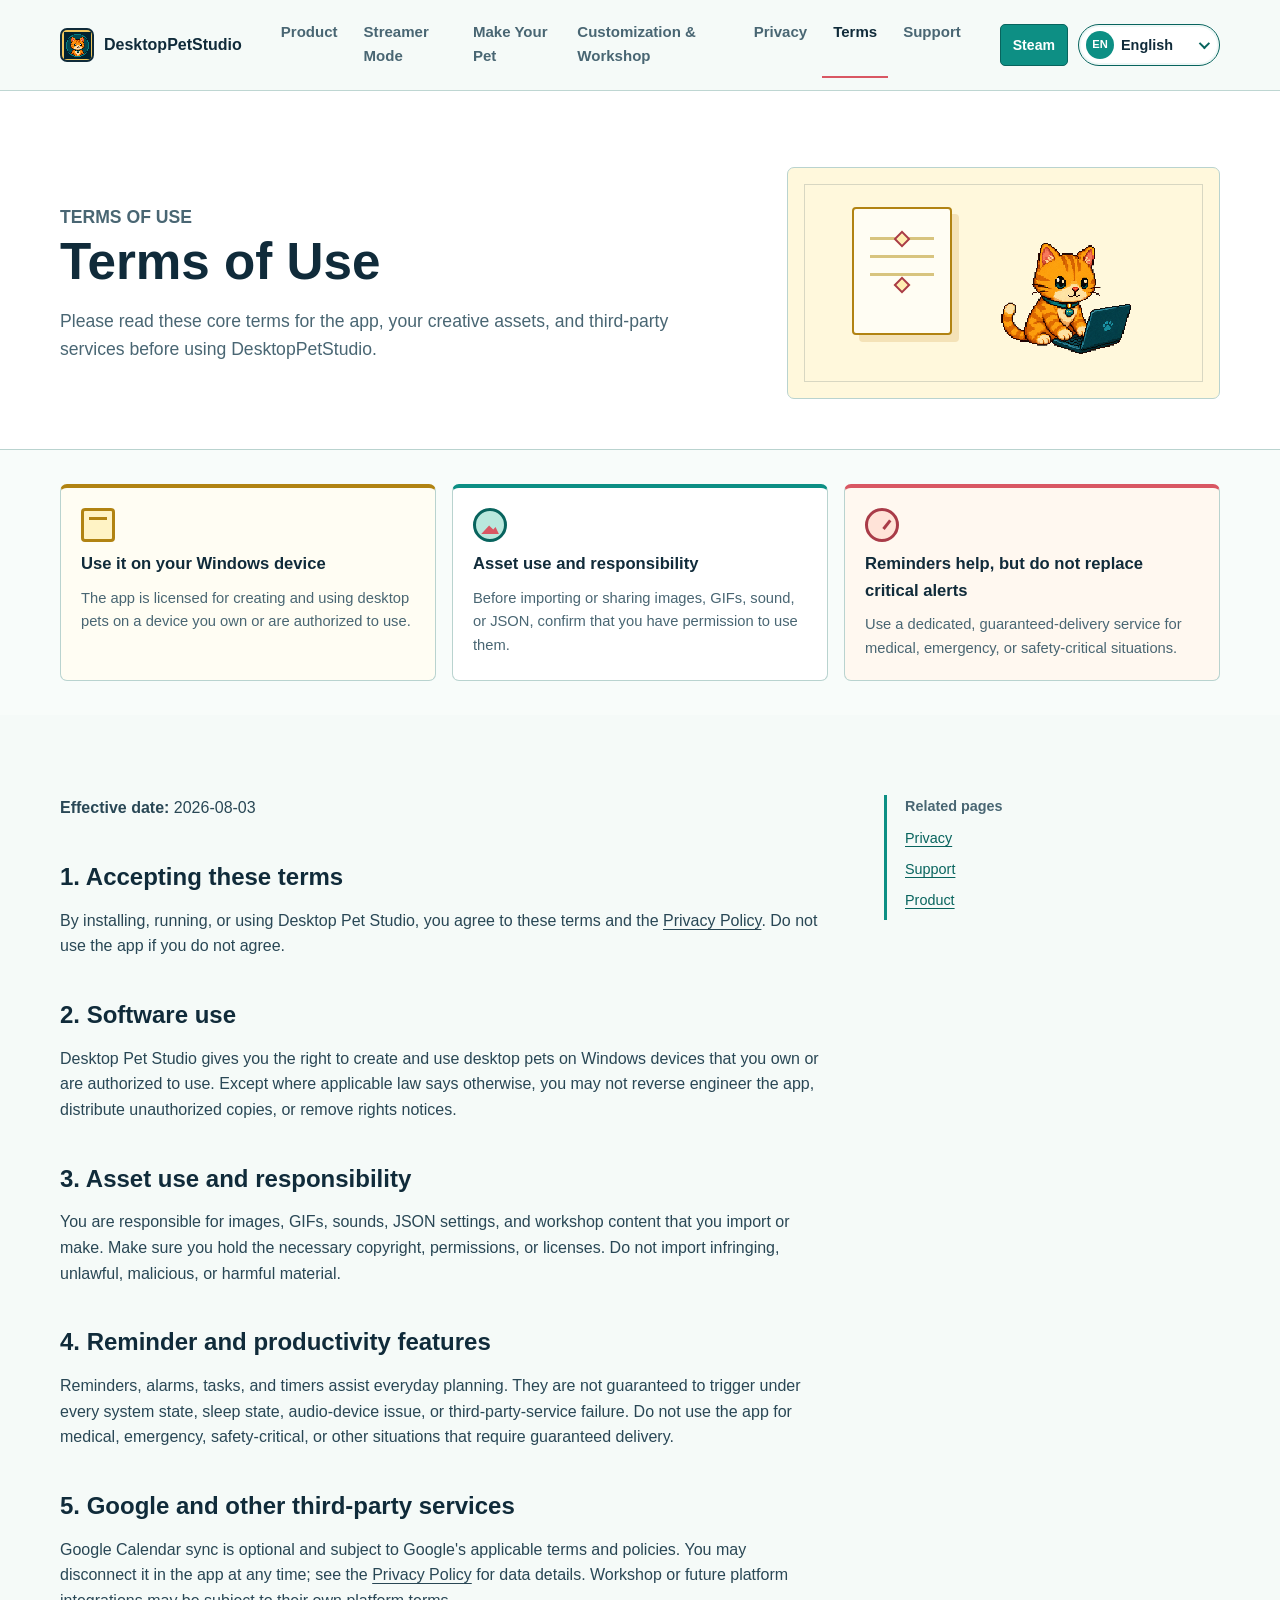
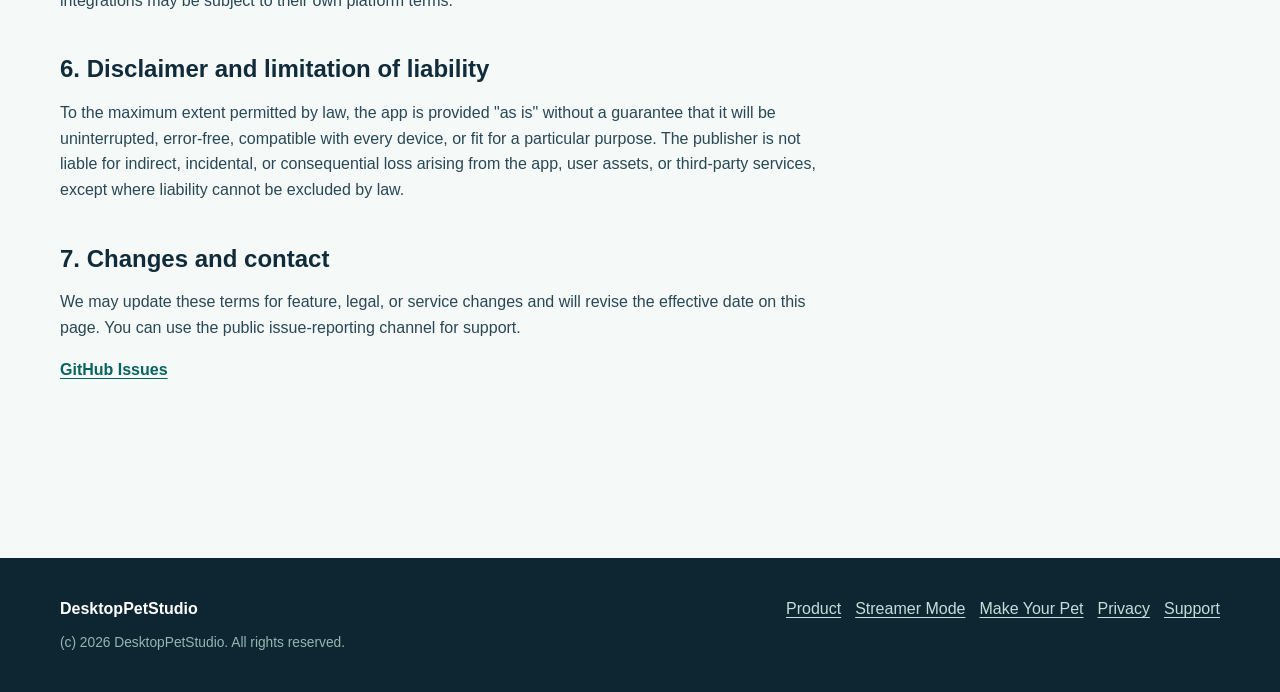
<file: terms.html>
<!doctype html>
<html lang="zh-Hant">
<head>
  <meta charset="utf-8">
  <!-- Google tag (gtag.js) -->
  <script async src="https://www.googletagmanager.com/gtag/js?id=G-77XW5XVXXJ"></script>
  <script>
    window.dataLayer = window.dataLayer || [];
    function gtag(){dataLayer.push(arguments);}
    gtag('js', new Date());
    gtag('config', 'G-77XW5XVXXJ');
  </script>
  <meta name="viewport" content="width=device-width, initial-scale=1">
  <meta name="description" content="閱讀 DesktopPetStudio 的使用條款，了解 Windows 裝置使用、素材權利、提醒功能與選用 Google Calendar 同步的基本約定。">
  <meta name="theme-color" content="#0d8f84">
  <meta name="robots" content="index, follow">
  <meta property="og:type" content="website">
  <meta property="og:site_name" content="DesktopPetStudio">
  <meta property="og:locale" content="zh_TW">
  <meta property="og:locale:alternate" content="zh_CN">
  <meta property="og:locale:alternate" content="en_US">
  <meta property="og:title" content="使用條款 | DesktopPetStudio">
  <meta property="og:description" content="閱讀 DesktopPetStudio 的使用條款、素材權利與提醒功能使用說明。">
  <meta property="og:url" content="https://www.desktoppetstudio.com/terms.html">
  <meta property="og:image" content="https://www.desktoppetstudio.com/assets/images/cat-ribbon.png">
  <meta property="og:image:alt" content="DesktopPetStudio terms of use">
  <meta name="twitter:card" content="summary_large_image">
  <meta name="twitter:title" content="使用條款 | DesktopPetStudio">
  <meta name="twitter:description" content="閱讀 DesktopPetStudio 的使用條款、素材權利與提醒功能使用說明。">
  <meta name="twitter:image" content="https://www.desktoppetstudio.com/assets/images/cat-ribbon.png">
  <meta name="twitter:image:alt" content="DesktopPetStudio terms of use">
  <link rel="canonical" href="https://www.desktoppetstudio.com/terms.html">
  <title>使用條款與素材使用規範 | DesktopPetStudio</title>
  <link rel="icon" href="assets/images/app-icon.png" type="image/png">
  <link rel="stylesheet" href="assets/css/site.css?v=20261029-01">
  <script src="site.config.js"></script>
  <script src="assets/js/site.js?v=20261028-01" defer></script>
  <script type="application/ld+json">
  {
    "@context": "https://schema.org",
    "@type": "WebPage",
    "name": "使用條款與素材使用規範",
    "description": "閱讀 DesktopPetStudio 的使用條款，了解 Windows 裝置使用、素材權利、提醒功能與選用 Google Calendar 同步的基本約定。",
    "url": "https://www.desktoppetstudio.com/terms.html",
    "isPartOf": { "@type": "WebSite", "name": "DesktopPetStudio", "url": "https://www.desktoppetstudio.com/" },
    "inLanguage": "zh-Hant"
  }
  </script>
</head>
<body>
  <a class="skip-link" href="#main" data-i18n="skip">跳至主要內容</a>
  <header class="site-header">
    <a class="brand" href="index.html" aria-label="DesktopPetStudio home"><span class="brand-mark"><img src="assets/images/app-icon.png" alt=""></span><span>DesktopPetStudio</span></a>
    <nav class="main-nav" id="primary-nav" aria-label="Primary navigation"><a href="index.html" data-i18n="product">產品介紹</a><a href="streamer-mode.html" data-i18n="streamer">實況模式</a><a href="make-your-pet.html" data-i18n="createPet">製作專屬桌寵</a><a href="creator-json.html" data-i18n="workshop">自訂與工作坊</a><a href="privacy.html" data-i18n="privacy">隱私權政策</a><a href="terms.html" aria-current="page" data-i18n="terms">使用條款</a><a href="support.html" data-i18n="support">支援資訊</a></nav>
    <div class="header-actions"><a class="header-download" href="https://store.steampowered.com/app/5069160/__DesktopPetStudio/" target="_blank" rel="noopener noreferrer" data-i18n="download">Steam</a><label class="sr-only" for="language" data-i18n="language">語言</label><select class="language-select" id="language" aria-label="Language"><option value="zh-Hant">繁體中文</option><option value="zh-Hans">简体中文</option><option value="en">English</option></select><button class="menu-toggle" type="button" aria-controls="primary-nav" aria-expanded="false" aria-label="開啟導覽選單" data-i18n-aria="menu">&#8801;</button></div>
  </header>
  <main id="main">
    <section class="page-hero page-hero-terms">
      <div class="section-inner page-hero-grid" data-lang-content="zh-Hant"><div class="page-hero-copy"><p class="section-kicker">TERMS OF USE</p><h1>使用條款</h1><p>使用 DesktopPetStudio 前，請閱讀這些關於程式、素材與第三方服務的基本約定。</p></div><div class="info-hero-scene info-hero-scene-terms" aria-hidden="true"><span class="info-scene-sheet"></span><span class="info-scene-sheet-line info-scene-sheet-line-one"></span><span class="info-scene-sheet-line info-scene-sheet-line-two"></span><div class="pose-animation pose-animation-focus info-hero-pet"><img src="assets/images/pose-animations/focus/focus_01.png" alt=""><img src="assets/images/pose-animations/focus/focus_02.png" alt=""><img src="assets/images/pose-animations/focus/focus_03.png" alt=""><img src="assets/images/pose-animations/focus/focus_04.png" alt=""><img src="assets/images/pose-animations/focus/focus_05.png" alt=""><img src="assets/images/pose-animations/focus/focus_06.png" alt=""></div></div></div>
      <div class="section-inner page-hero-grid" data-lang-content="zh-Hans" hidden><div class="page-hero-copy"><p class="section-kicker">TERMS OF USE</p><h1>使用条款</h1><p>使用 DesktopPetStudio 前，请阅读这些关于程序、素材与第三方服务的基本约定。</p></div><div class="info-hero-scene info-hero-scene-terms" aria-hidden="true"><span class="info-scene-sheet"></span><span class="info-scene-sheet-line info-scene-sheet-line-one"></span><span class="info-scene-sheet-line info-scene-sheet-line-two"></span><div class="pose-animation pose-animation-focus info-hero-pet"><img src="assets/images/pose-animations/focus/focus_01.png" alt=""><img src="assets/images/pose-animations/focus/focus_02.png" alt=""><img src="assets/images/pose-animations/focus/focus_03.png" alt=""><img src="assets/images/pose-animations/focus/focus_04.png" alt=""><img src="assets/images/pose-animations/focus/focus_05.png" alt=""><img src="assets/images/pose-animations/focus/focus_06.png" alt=""></div></div></div>
      <div class="section-inner page-hero-grid" data-lang-content="en" hidden><div class="page-hero-copy"><p class="section-kicker">TERMS OF USE</p><h1>Terms of Use</h1><p>Please read these core terms for the app, your creative assets, and third-party services before using DesktopPetStudio.</p></div><div class="info-hero-scene info-hero-scene-terms" aria-hidden="true"><span class="info-scene-sheet"></span><span class="info-scene-sheet-line info-scene-sheet-line-one"></span><span class="info-scene-sheet-line info-scene-sheet-line-two"></span><div class="pose-animation pose-animation-focus info-hero-pet"><img src="assets/images/pose-animations/focus/focus_01.png" alt=""><img src="assets/images/pose-animations/focus/focus_02.png" alt=""><img src="assets/images/pose-animations/focus/focus_03.png" alt=""><img src="assets/images/pose-animations/focus/focus_04.png" alt=""><img src="assets/images/pose-animations/focus/focus_05.png" alt=""><img src="assets/images/pose-animations/focus/focus_06.png" alt=""></div></div></div>
    </section>
    <section class="section section-legal-summary"><div class="section-inner">
      <div class="legal-summary-grid" data-lang-content="zh-Hant"><a class="legal-summary-card legal-summary-card-butter" href="#terms-use-zh-hant"><span class="legal-summary-symbol legal-summary-symbol-window" aria-hidden="true"></span><strong>在自己的 Windows 裝置使用</strong><span>程式授權你在擁有或有權使用的裝置上建立與使用桌寵。</span></a><a class="legal-summary-card legal-summary-card-teal" href="#terms-assets-zh-hant"><span class="legal-summary-symbol legal-summary-symbol-art" aria-hidden="true"></span><strong>素材使用與責任</strong><span>匯入或分享圖片、GIF、音效與 JSON 前，請先確認必要的使用權。</span></a><a class="legal-summary-card legal-summary-card-coral" href="#terms-reminders-zh-hant"><span class="legal-summary-symbol legal-summary-symbol-clock" aria-hidden="true"></span><strong>提醒協助日常，不取代關鍵通知</strong><span>醫療、緊急或安全關鍵情境，請使用專用且可保證送達的系統。</span></a></div>
      <div class="legal-summary-grid" data-lang-content="zh-Hans" hidden><a class="legal-summary-card legal-summary-card-butter" href="#terms-use-zh-hans"><span class="legal-summary-symbol legal-summary-symbol-window" aria-hidden="true"></span><strong>在自己的 Windows 设备使用</strong><span>程序授权你在拥有或有权使用的设备上创建与使用桌宠。</span></a><a class="legal-summary-card legal-summary-card-teal" href="#terms-assets-zh-hans"><span class="legal-summary-symbol legal-summary-symbol-art" aria-hidden="true"></span><strong>素材使用与责任</strong><span>导入或分享图片、GIF、音效与 JSON 前，请先确认必要的使用权。</span></a><a class="legal-summary-card legal-summary-card-coral" href="#terms-reminders-zh-hans"><span class="legal-summary-symbol legal-summary-symbol-clock" aria-hidden="true"></span><strong>提醒协助日常，不取代关键通知</strong><span>医疗、紧急或安全关键情境，请使用专用且可保证送达的系统。</span></a></div>
      <div class="legal-summary-grid" data-lang-content="en" hidden><a class="legal-summary-card legal-summary-card-butter" href="#terms-use-en"><span class="legal-summary-symbol legal-summary-symbol-window" aria-hidden="true"></span><strong>Use it on your Windows device</strong><span>The app is licensed for creating and using desktop pets on a device you own or are authorized to use.</span></a><a class="legal-summary-card legal-summary-card-teal" href="#terms-assets-en"><span class="legal-summary-symbol legal-summary-symbol-art" aria-hidden="true"></span><strong>Asset use and responsibility</strong><span>Before importing or sharing images, GIFs, sound, or JSON, confirm that you have permission to use them.</span></a><a class="legal-summary-card legal-summary-card-coral" href="#terms-reminders-en"><span class="legal-summary-symbol legal-summary-symbol-clock" aria-hidden="true"></span><strong>Reminders help, but do not replace critical alerts</strong><span>Use a dedicated, guaranteed-delivery service for medical, emergency, or safety-critical situations.</span></a></div>
    </div></section>
    <section class="section"><div class="section-inner legal-layout">
      <article class="legal-copy" data-lang-content="zh-Hant">
        <p><strong>生效日：</strong>2026-08-03</p>
        <h2>1. 接受條款</h2><p>安裝、執行或使用 Desktop Pet Studio，即表示你同意本條款與<a href="privacy.html">隱私權政策</a>。若你不同意，請停止使用程式。</p>
        <h2 id="terms-use-zh-hant">2. 軟體使用</h2><p>Desktop Pet Studio 提供你在自己擁有或有權使用的 Windows 裝置上建立與使用桌面寵物的權利。除適用法規另有規定外，你不得逆向工程、散布未授權複本，或移除程式中的權利標示。</p>
        <h2 id="terms-assets-zh-hant">3. 素材使用與責任</h2><p>你對自己匯入或製作的圖片、GIF、音效、JSON 設定與工作坊內容負責，並應確保擁有必要的著作權、授權或使用權。請不要匯入侵權、違法、惡意或可能傷害他人的內容。</p>
        <h2 id="terms-reminders-zh-hant">4. 提醒與生產力功能</h2><p>提醒、鬧鐘、任務與計時器旨在協助日常安排，不保證在所有系統狀態、睡眠、音效裝置或第三方服務故障情況下準時觸發。請勿將本程式作為醫療、緊急、安全關鍵或其他需要保證送達的提醒系統。</p>
        <h2>5. Google 與其他第三方服務</h2><p>Google Calendar 同步為選用功能，使用時也必須遵守 Google 的適用條款與政策。你可隨時在程式中中斷連線；詳細資料處理方式請見<a href="privacy.html">隱私權政策</a>。工作坊或未來的平台整合可能受各平台各自條款約束。</p>
        <h2>6. 免責與責任限制</h2><p>在適用法律允許的最大範圍內，程式依「現況」提供，不保證不中斷、無錯誤、相容於所有硬體或符合你的特定目的。對因使用或無法使用程式、使用者素材或第三方服務所生的間接、附帶或衍生損失，發佈者不承擔責任；法律不得排除的責任不受此限。</p>
        <h2>7. 條款變更與聯絡</h2><p>我們可能因功能、法規或服務變動而更新本條款，更新後會調整本頁生效日。你可先透過公開問題回報入口聯絡支援。</p><p data-support-pending><strong>公開支援聯絡方式尚待發佈。</strong></p><p data-config-email hidden></p><p data-config-support-url hidden></p>
      </article>
      <article class="legal-copy" data-lang-content="zh-Hans" hidden>
        <p><strong>生效日：</strong>2026-08-03</p>
        <h2>1. 接受条款</h2><p>安装、运行或使用 Desktop Pet Studio，即表示你同意本条款与<a href="privacy.html">隐私政策</a>。若你不同意，请停止使用程序。</p>
        <h2 id="terms-use-zh-hans">2. 软件使用</h2><p>Desktop Pet Studio 提供你在自己拥有或有权使用的 Windows 设备上创建与使用桌面宠物的权利。除适用法规另有规定外，你不得逆向工程、分发未授权副本，或移除程序中的权利标示。</p>
        <h2 id="terms-assets-zh-hans">3. 素材使用与责任</h2><p>你对自己导入或制作的图片、GIF、音效、JSON 设置与创意工坊内容负责，并应确保拥有必要的著作权、授权或使用权。请不要导入侵权、违法、恶意或可能伤害他人的内容。</p>
        <h2 id="terms-reminders-zh-hans">4. 提醒与效率功能</h2><p>提醒、闹钟、任务与计时器旨在协助日常安排，不保证在所有系统状态、睡眠、音效设备或第三方服务故障情况下准时触发。请勿将本程序作为医疗、紧急、安全关键或其他需要保证送达的提醒系统。</p>
        <h2>5. Google 与其他第三方服务</h2><p>Google Calendar 同步为可选功能，使用时也必须遵守 Google 的适用条款与政策。你可随时在程序中断开连接；详细数据处理方式请见<a href="privacy.html">隐私政策</a>。创意工坊或未来的平台整合可能受各平台各自条款约束。</p>
        <h2>6. 免责声明与责任限制</h2><p>在适用法律允许的最大范围内，程序依“现状”提供，不保证不中断、无错误、兼容于所有硬件或符合你的特定目的。对因使用或无法使用程序、用户素材或第三方服务所生的间接、附带或衍生损失，发布者不承担责任；法律不得排除的责任不受此限。</p>
        <h2>7. 条款变更与联系</h2><p>我们可能因功能、法规或服务变动而更新本条款，更新后会调整本页生效日。你可先通过公开问题反馈入口联系支持。</p><p data-support-pending><strong>公开支持联系方式尚待发布。</strong></p><p data-config-email hidden></p><p data-config-support-url hidden></p>
      </article>
      <article class="legal-copy" data-lang-content="en" hidden>
        <p><strong>Effective date:</strong> 2026-08-03</p>
        <h2>1. Accepting these terms</h2><p>By installing, running, or using Desktop Pet Studio, you agree to these terms and the <a href="privacy.html">Privacy Policy</a>. Do not use the app if you do not agree.</p>
        <h2 id="terms-use-en">2. Software use</h2><p>Desktop Pet Studio gives you the right to create and use desktop pets on Windows devices that you own or are authorized to use. Except where applicable law says otherwise, you may not reverse engineer the app, distribute unauthorized copies, or remove rights notices.</p>
        <h2 id="terms-assets-en">3. Asset use and responsibility</h2><p>You are responsible for images, GIFs, sounds, JSON settings, and workshop content that you import or make. Make sure you hold the necessary copyright, permissions, or licenses. Do not import infringing, unlawful, malicious, or harmful material.</p>
        <h2 id="terms-reminders-en">4. Reminder and productivity features</h2><p>Reminders, alarms, tasks, and timers assist everyday planning. They are not guaranteed to trigger under every system state, sleep state, audio-device issue, or third-party-service failure. Do not use the app for medical, emergency, safety-critical, or other situations that require guaranteed delivery.</p>
        <h2>5. Google and other third-party services</h2><p>Google Calendar sync is optional and subject to Google's applicable terms and policies. You may disconnect it in the app at any time; see the <a href="privacy.html">Privacy Policy</a> for data details. Workshop or future platform integrations may be subject to their own platform terms.</p>
        <h2>6. Disclaimer and limitation of liability</h2><p>To the maximum extent permitted by law, the app is provided "as is" without a guarantee that it will be uninterrupted, error-free, compatible with every device, or fit for a particular purpose. The publisher is not liable for indirect, incidental, or consequential loss arising from the app, user assets, or third-party services, except where liability cannot be excluded by law.</p>
        <h2>7. Changes and contact</h2><p>We may update these terms for feature, legal, or service changes and will revise the effective date on this page. You can use the public issue-reporting channel for support.</p><p data-support-pending><strong>A public support contact has not been published yet.</strong></p><p data-config-email hidden></p><p data-config-support-url hidden></p>
      </article>
      <aside class="legal-aside" data-lang-content="zh-Hant"><strong>相關頁面</strong><a href="privacy.html">隱私權政策</a><a href="support.html">支援資訊</a><a href="index.html">產品介紹</a></aside>
      <aside class="legal-aside" data-lang-content="zh-Hans" hidden><strong>相关页面</strong><a href="privacy.html">隐私政策</a><a href="support.html">支持信息</a><a href="index.html">产品介绍</a></aside>
      <aside class="legal-aside" data-lang-content="en" hidden><strong>Related pages</strong><a href="privacy.html">Privacy</a><a href="support.html">Support</a><a href="index.html">Product</a></aside>
    </div></section>
  </main>
  <footer class="site-footer"><div class="footer-inner"><div><div class="footer-brand">DesktopPetStudio</div><p class="footer-note">(c) <span data-year></span> <span data-i18n="copyright">DesktopPetStudio. 保留所有權利。</span></p></div><div class="footer-links"><a href="index.html" data-i18n="product">產品介紹</a><a href="streamer-mode.html" data-i18n="streamer">實況模式</a><a href="make-your-pet.html" data-i18n="createPet">製作專屬桌寵</a><a href="privacy.html" data-i18n="privacy">隱私權政策</a><a href="support.html" data-i18n="support">支援資訊</a></div></div></footer>
</body>
</html>
</file>
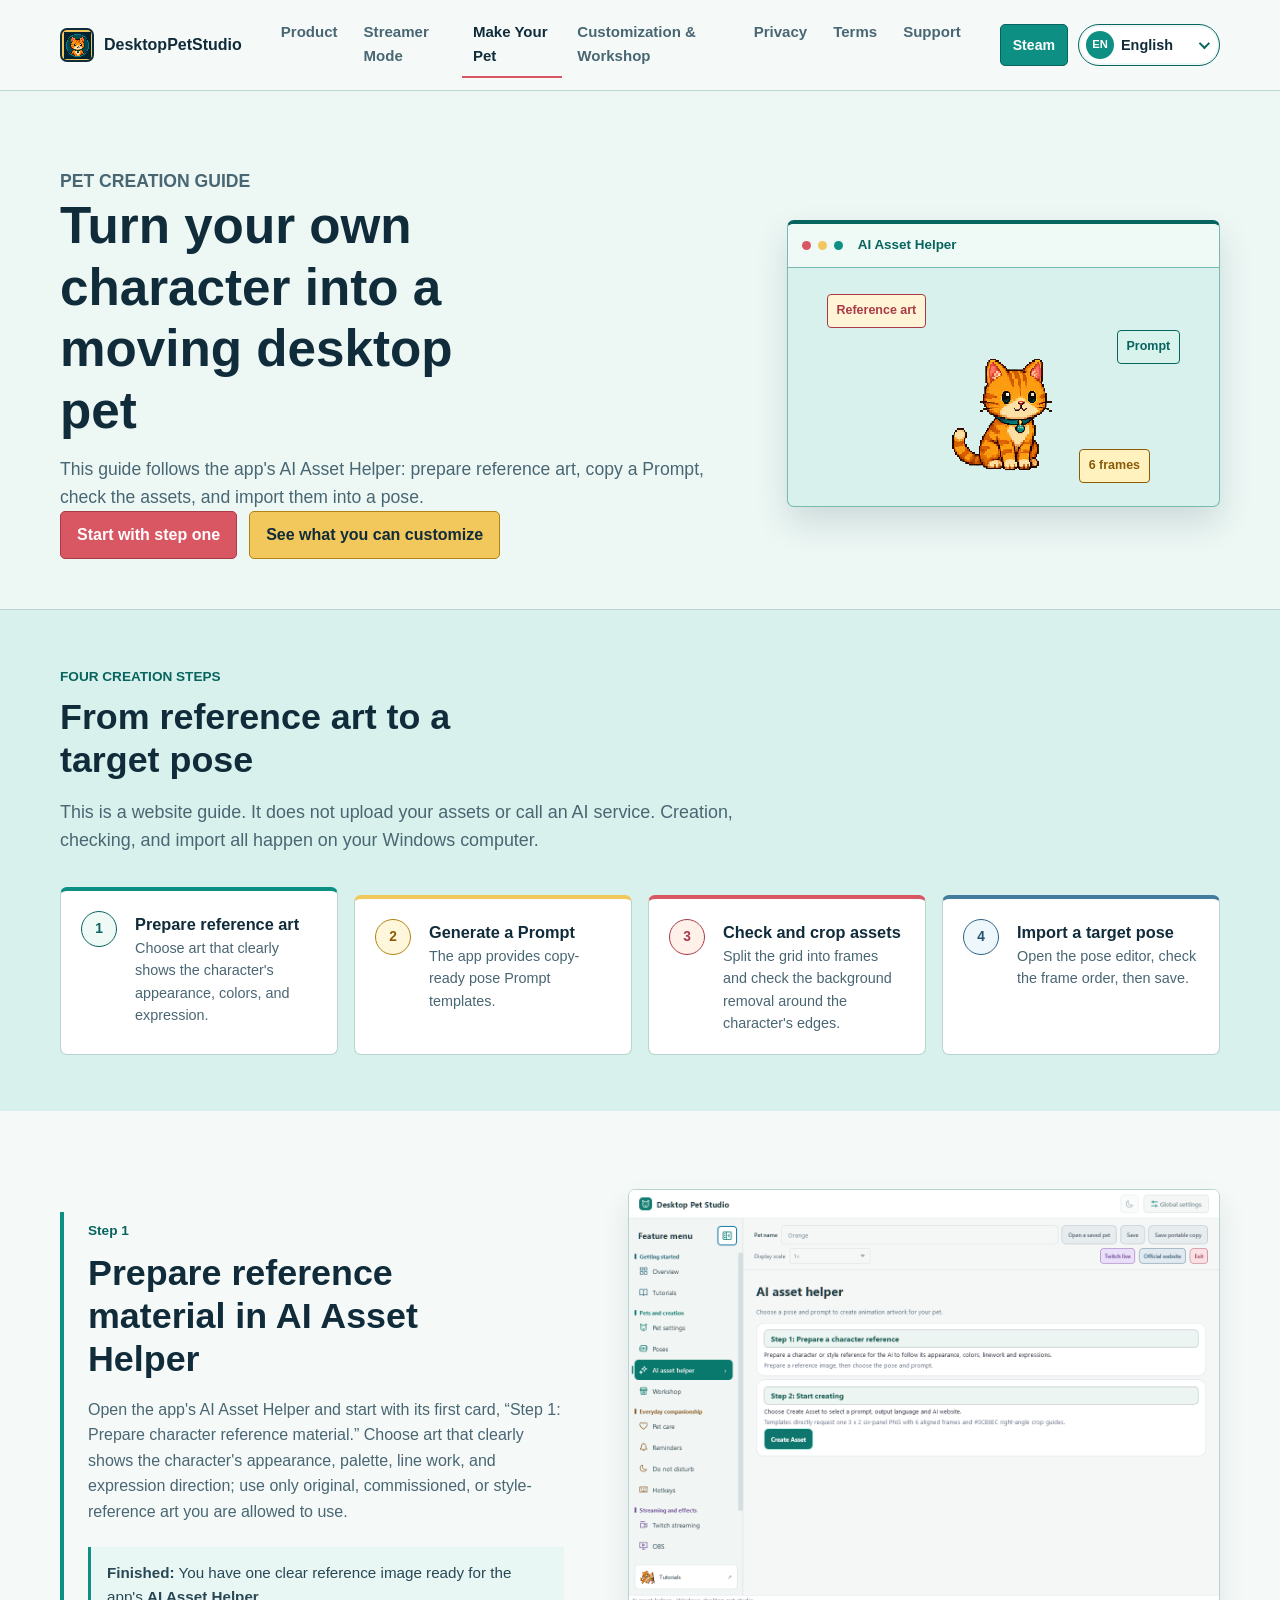
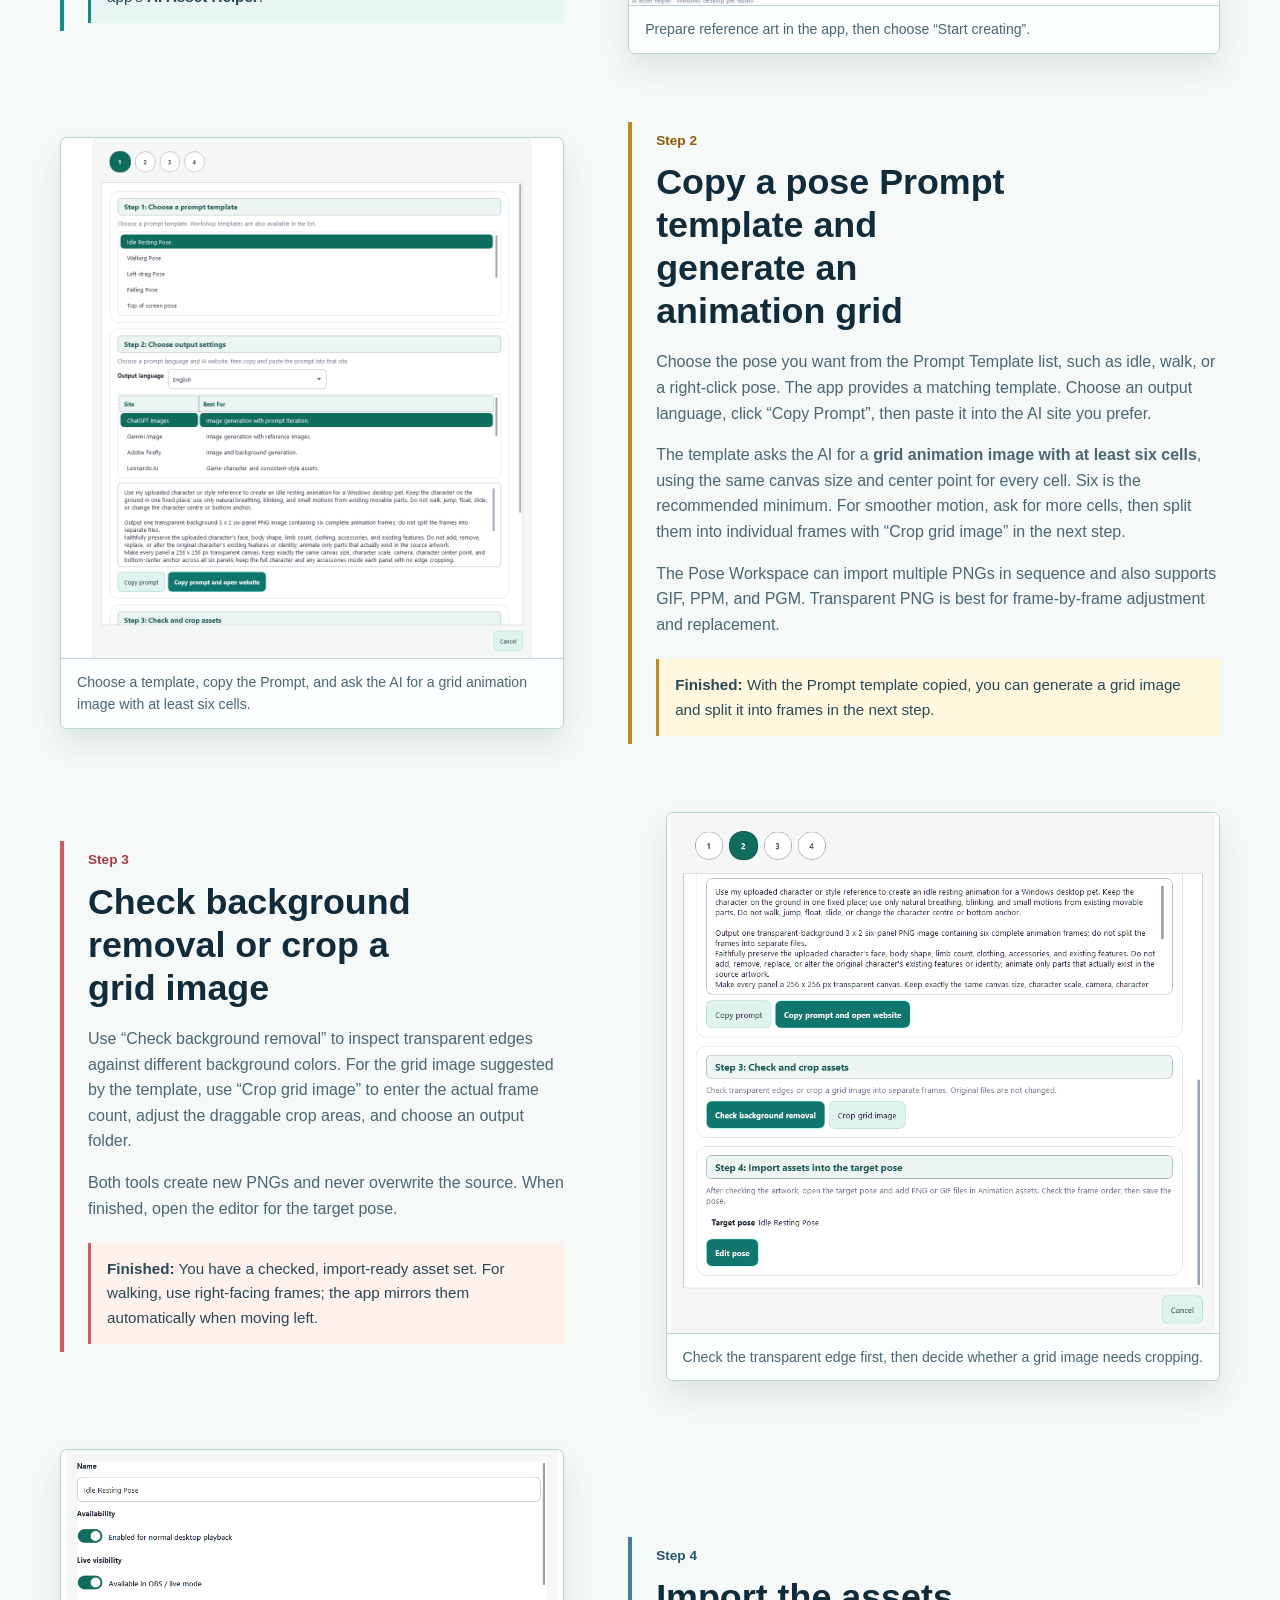
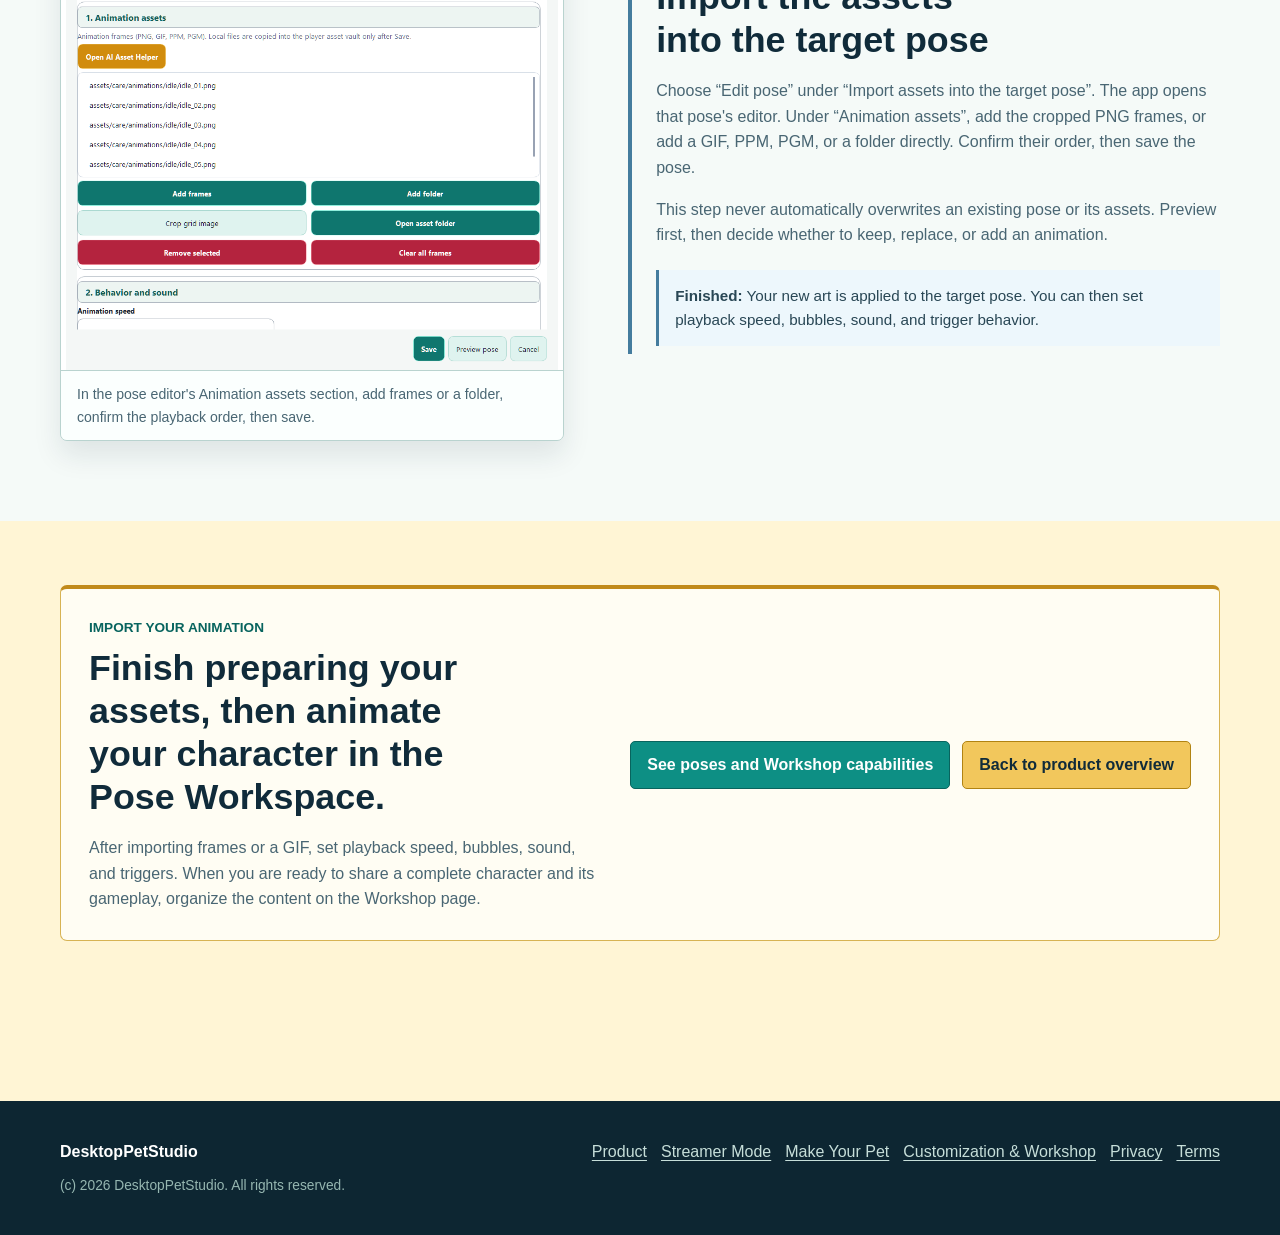
<file: docs/ai-team/design/2026-10-27-make-pet-screenshots/preview.html>
﻿<!doctype html>
<html lang="zh-Hant">
<head>
  <meta charset="utf-8">
  <!-- Google tag (gtag.js) -->
  <script async src="https://www.googletagmanager.com/gtag/js?id=G-77XW5XVXXJ"></script>
  <script>
    window.dataLayer = window.dataLayer || [];
    function gtag(){dataLayer.push(arguments);}
    gtag('js', new Date());
    gtag('config', 'G-77XW5XVXXJ');
  </script>
  <meta name="viewport" content="width=device-width, initial-scale=1">
  <meta name="description" content="依 DesktopPetStudio AI 素材助手的四個步驟，複製姿勢 Prompt 模板、產生至少六格的宮格素材、裁切並匯入指定姿勢，製作專屬 Windows 桌面寵物。">
  <meta name="theme-color" content="#0d8f84">
  <meta name="robots" content="noindex, nofollow">
  <meta property="og:type" content="article">
  <meta property="og:site_name" content="DesktopPetStudio">
  <meta property="og:locale" content="zh_TW">
  <meta property="og:locale:alternate" content="zh_CN">
  <meta property="og:locale:alternate" content="en_US">
  <meta property="og:title" content="製作專屬桌寵 | DesktopPetStudio">
  <meta property="og:description" content="用可複製的 Prompt 模板、宮格裁切與姿勢匯入，把角色素材整理成會動的桌面寵物。">
  <meta property="og:url" content="https://www.desktoppetstudio.com/make-your-pet.html">
  <meta property="og:image" content="https://www.desktoppetstudio.com/assets/images/make-pet/v1.3.0/step-1-qt-ai-helper-entry-zh-Hant.png">
  <meta property="og:image:alt" content="DesktopPetStudio Qt AI Asset Helper entry screen">
  <meta name="twitter:card" content="summary_large_image">
  <meta name="twitter:title" content="製作專屬桌寵 | DesktopPetStudio">
  <meta name="twitter:description" content="複製姿勢 Prompt 模板，產生宮格素材、裁切並匯入，開始製作自己的桌面寵物。">
  <meta name="twitter:image" content="https://www.desktoppetstudio.com/assets/images/make-pet/v1.3.0/step-1-qt-ai-helper-entry-zh-Hant.png">
  <meta name="twitter:image:alt" content="DesktopPetStudio Qt AI Asset Helper entry screen">
  <link rel="canonical" href="https://www.desktoppetstudio.com/make-your-pet.html">
  <title>製作專屬桌寵 | DesktopPetStudio</title>
  <link rel="icon" href="../../../../assets/images/app-icon.png" type="image/png">
  <link rel="stylesheet" href="../../../../assets/css/site.css?v=20260826-05">
  <script src="../../../../site.config.js"></script>
  <script src="../../../../assets/js/site.js?v=20261022-01" defer></script>
  <script type="application/ld+json">
  {
    "@context": "https://schema.org",
    "@type": "HowTo",
    "name": "製作專屬桌寵的四個步驟",
    "description": "使用 DesktopPetStudio AI 素材助手，從角色參考圖、Prompt、宮格圖片裁切到姿勢匯入，製作專屬 Windows 桌面寵物。",
    "url": "https://www.desktoppetstudio.com/make-your-pet.html",
    "inLanguage": "zh-Hant",
    "step": [
      { "@type": "HowToStep", "name": "準備角色或風格參考圖", "text": "準備一張能清楚呈現外觀、配色與表情方向的角色或風格參考圖。" },
      { "@type": "HowToStep", "name": "複製姿勢 Prompt 模板並產生宮格素材", "text": "在程式中選擇姿勢並複製模板，請 AI 產生至少六格、中心點一致的宮格動畫圖片。" },
      { "@type": "HowToStep", "name": "檢查去背或裁切宮格圖片", "text": "檢查透明邊緣，必要時以宮格圖片裁切工具輸出獨立 PNG 影格。" },
      { "@type": "HowToStep", "name": "把素材匯入指定姿勢", "text": "在姿勢工作台匯入影格或 GIF、確認播放順序並保存姿勢。" }
    ]
  }
  </script>
</head>
<body class="make-pet-page">
  <a class="skip-link" href="#main" data-i18n="skip">跳至主要內容</a>
  <header class="site-header">
    <a class="brand" href="../../../../index.html" aria-label="DesktopPetStudio home"><span class="brand-mark"><img src="../../../../assets/images/app-icon.png" alt=""></span><span>DesktopPetStudio</span></a>
    <nav class="main-nav" id="primary-nav" aria-label="Primary navigation">
      <a href="../../../../index.html" data-i18n="product">產品介紹</a>
      <a href="../../../../streamer-mode.html" data-i18n="streamer">實況模式</a>
      <a href="../../../../make-your-pet.html" aria-current="page" data-i18n="createPet">製作專屬桌寵</a>
      <a href="../../../../creator-json.html" data-i18n="workshop">自訂與工作坊</a>
      <a href="../../../../privacy.html" data-i18n="privacy">隱私權政策</a>
      <a href="../../../../terms.html" data-i18n="terms">使用條款</a>
      <a href="../../../../support.html" data-i18n="support">支援資訊</a>
    </nav>
    <div class="header-actions"><a class="header-download" href="https://store.steampowered.com/app/5069160/__DesktopPetStudio/" target="_blank" rel="noopener noreferrer" data-i18n="download">Steam</a><label class="sr-only" for="language" data-i18n="language">語言</label><select class="language-select" id="language" aria-label="Language"><option value="zh-Hant">繁體中文</option><option value="zh-Hans">简体中文</option><option value="en">English</option></select><button class="menu-toggle" type="button" aria-controls="primary-nav" aria-expanded="false" aria-label="開啟導覽選單" data-i18n-aria="menu">&#8801;</button></div>
  </header>

  <main id="main">
    <section class="page-hero make-pet-page-hero">
      <div class="section-inner page-hero-grid" data-lang-content="zh-Hant">
        <div class="page-hero-copy" data-reveal>
          <p class="section-kicker">PET CREATION GUIDE</p>
          <h1>用自己的角色，做成會動的桌面寵物</h1>
          <p>這份教學依照主程式的 AI 素材助手，說明如何準備角色參考圖、複製 Prompt、檢查素材，再匯入指定姿勢。</p>
          <div class="button-row"><a class="button button-primary" href="#make-pet-flow">從第一步開始</a><a class="button button-secondary" href="../../../../creator-json.html">查看可自訂內容</a></div>
        </div>
        <figure class="make-pet-hero-visual" aria-label="角色素材製作流程示意" data-reveal>
          <div class="make-pet-hero-window"><span class="make-pet-window-dot"></span><span class="make-pet-window-dot"></span><span class="make-pet-window-dot"></span><span class="make-pet-window-title">AI 素材助手</span></div>
          <div class="make-pet-hero-board"><span class="make-pet-reference-card">角色參考圖</span><span class="make-pet-prompt-card">Prompt</span><div class="pose-animation make-pet-hero-pet" aria-hidden="true"><img src="../../../../assets/images/pose-animations/idle/idle_01.png" alt=""><img src="../../../../assets/images/pose-animations/idle/idle_02.png" alt=""><img src="../../../../assets/images/pose-animations/idle/idle_03.png" alt=""><img src="../../../../assets/images/pose-animations/idle/idle_04.png" alt=""><img src="../../../../assets/images/pose-animations/idle/idle_05.png" alt=""><img src="../../../../assets/images/pose-animations/idle/idle_06.png" alt=""></div><span class="make-pet-frame-chip">6 幀</span></div>
        </figure>
      </div>
      <div class="section-inner page-hero-grid" data-lang-content="zh-Hans" hidden>
        <div class="page-hero-copy" data-reveal>
          <p class="section-kicker">PET CREATION GUIDE</p>
          <h1>用自己的角色，做成会动的桌面宠物</h1>
          <p>这份教程按照主程序的 AI 素材助手，说明如何准备角色参考图、复制 Prompt、检查素材，再导入指定姿势。</p>
          <div class="button-row"><a class="button button-primary" href="#make-pet-flow">从第一步开始</a><a class="button button-secondary" href="../../../../creator-json.html">查看可自定义内容</a></div>
        </div>
        <figure class="make-pet-hero-visual" aria-label="角色素材制作流程示意" data-reveal>
          <div class="make-pet-hero-window"><span class="make-pet-window-dot"></span><span class="make-pet-window-dot"></span><span class="make-pet-window-dot"></span><span class="make-pet-window-title">AI 素材助手</span></div>
          <div class="make-pet-hero-board"><span class="make-pet-reference-card">角色参考图</span><span class="make-pet-prompt-card">Prompt</span><div class="pose-animation make-pet-hero-pet" aria-hidden="true"><img src="../../../../assets/images/pose-animations/idle/idle_01.png" alt=""><img src="../../../../assets/images/pose-animations/idle/idle_02.png" alt=""><img src="../../../../assets/images/pose-animations/idle/idle_03.png" alt=""><img src="../../../../assets/images/pose-animations/idle/idle_04.png" alt=""><img src="../../../../assets/images/pose-animations/idle/idle_05.png" alt=""><img src="../../../../assets/images/pose-animations/idle/idle_06.png" alt=""></div><span class="make-pet-frame-chip">6 帧</span></div>
        </figure>
      </div>
      <div class="section-inner page-hero-grid" data-lang-content="en" hidden>
        <div class="page-hero-copy" data-reveal>
          <p class="section-kicker">PET CREATION GUIDE</p>
          <h1>Turn your own character into a moving desktop pet</h1>
          <p>This guide follows the app's AI Asset Helper: prepare reference art, copy a Prompt, check the assets, and import them into a pose.</p>
          <div class="button-row"><a class="button button-primary" href="#make-pet-flow">Start with step one</a><a class="button button-secondary" href="../../../../creator-json.html">See what you can customize</a></div>
        </div>
        <figure class="make-pet-hero-visual" aria-label="Character asset creation flow" data-reveal>
          <div class="make-pet-hero-window"><span class="make-pet-window-dot"></span><span class="make-pet-window-dot"></span><span class="make-pet-window-dot"></span><span class="make-pet-window-title">AI Asset Helper</span></div>
          <div class="make-pet-hero-board"><span class="make-pet-reference-card">Reference art</span><span class="make-pet-prompt-card">Prompt</span><div class="pose-animation make-pet-hero-pet" aria-hidden="true"><img src="../../../../assets/images/pose-animations/idle/idle_01.png" alt=""><img src="../../../../assets/images/pose-animations/idle/idle_02.png" alt=""><img src="../../../../assets/images/pose-animations/idle/idle_03.png" alt=""><img src="../../../../assets/images/pose-animations/idle/idle_04.png" alt=""><img src="../../../../assets/images/pose-animations/idle/idle_05.png" alt=""><img src="../../../../assets/images/pose-animations/idle/idle_06.png" alt=""></div><span class="make-pet-frame-chip">6 frames</span></div>
        </figure>
      </div>
    </section>

    <section class="section section-soft make-pet-overview">
      <div class="section-inner" data-lang-content="zh-Hant" data-reveal>
        <p class="section-kicker">FOUR CREATION STEPS</p><h2>從參考圖到指定姿勢</h2>
        <p class="lead">這是網站導覽，不會把素材上傳到網站，也不會替你呼叫 AI。實際製作、檢查與匯入都在你的 Windows 電腦上完成。</p>
        <ol class="make-pet-progress"><li><span>1</span><strong>準備參考圖</strong><small>準備能看清外觀、配色與表情的角色圖。</small></li><li><span>2</span><strong>產生 Prompt</strong><small>主程式提供可複製的姿勢 Prompt 模板。</small></li><li><span>3</span><strong>檢查與裁切素材</strong><small>把宮格圖片拆成影格，檢查角色邊緣的去背效果。</small></li><li><span>4</span><strong>匯入指定姿勢</strong><small>打開姿勢編輯，手動確認素材順序後儲存。</small></li></ol>
      </div>
      <div class="section-inner" data-lang-content="zh-Hans" hidden data-reveal>
        <p class="section-kicker">FOUR CREATION STEPS</p><h2>从参考图到指定姿势</h2>
        <p class="lead">这是网站导览，不会把素材上传到网站，也不会替你调用 AI。实际制作、检查与导入都在你的 Windows 电脑上完成。</p>
        <ol class="make-pet-progress"><li><span>1</span><strong>准备参考图</strong><small>准备能看清外观、配色与表情的角色图。</small></li><li><span>2</span><strong>生成 Prompt</strong><small>主程序提供可复制的姿势 Prompt 模板。</small></li><li><span>3</span><strong>检查并裁切素材</strong><small>把宫格图片拆成帧，检查角色边缘的去背效果。</small></li><li><span>4</span><strong>导入指定姿势</strong><small>打开姿势编辑，手动确认素材顺序后保存。</small></li></ol>
      </div>
      <div class="section-inner" data-lang-content="en" hidden data-reveal>
        <p class="section-kicker">FOUR CREATION STEPS</p><h2>From reference art to a target pose</h2>
        <p class="lead">This is a website guide. It does not upload your assets or call an AI service. Creation, checking, and import all happen on your Windows computer.</p>
        <ol class="make-pet-progress"><li><span>1</span><strong>Prepare reference art</strong><small>Choose art that clearly shows the character's appearance, colors, and expression.</small></li><li><span>2</span><strong>Generate a Prompt</strong><small>The app provides copy-ready pose Prompt templates.</small></li><li><span>3</span><strong>Check and crop assets</strong><small>Split the grid into frames and check the background removal around the character's edges.</small></li><li><span>4</span><strong>Import a target pose</strong><small>Open the pose editor, check the frame order, then save.</small></li></ol>
      </div>
    </section>

    <section class="section make-pet-flow" id="make-pet-flow">
      <div class="section-inner" data-lang-content="zh-Hant">
        <article class="make-pet-step" data-reveal>
          <div class="make-pet-step-copy"><p class="make-pet-step-number">步驟 1</p><h2>在 AI 素材助手準備角色參考素材</h2><p>開啟主程式的 AI 素材助手後，先閱讀第一個區塊「步驟 1：準備角色參考素材」。準備能清楚呈現外觀、配色、線條與表情方向的角色圖；可使用你擁有使用權的原創角色、委託作品或風格參考。</p><p class="make-pet-step-note"><strong>完成後：</strong>你有一張清楚的參考圖，可以帶進主程式的 <strong>AI 素材助手</strong>。</p></div>
          <figure class="make-pet-screenshot"><img src="../../../../assets/images/make-pet/v1.3.0/step-1-qt-ai-helper-entry-zh-Hant.png" alt="DesktopPetStudio AI 素材助手，顯示準備角色參考素材與開始製作素材入口" width="1280" height="900"><figcaption>主程式內先準備參考圖，再按下「開始製作素材」。</figcaption></figure>
        </article>
        <article class="make-pet-step make-pet-step-reverse" data-reveal>
          <div class="make-pet-step-copy"><p class="make-pet-step-number">步驟 2</p><h2>複製姿勢 Prompt 模板並產生宮格素材</h2><p>在「Prompt 模板」清單選擇要製作的姿勢，例如原地休息、走動或右鍵姿勢。主程式已提供對應模板；選好輸出語言後，直接按「複製 Prompt」，再貼到你選擇的 AI 網站。</p><p>模板會建議 AI 產出<strong>至少 6 格的宮格動畫圖片</strong>，每一格使用相同畫布尺寸與中心點。6 格是建議的最低數量；想讓動作更細緻，可以請 AI 產出更多格數，再到下一步用「宮格圖片裁切」拆成獨立影格。</p><p>姿勢工作台可依序匯入多張 PNG，也支援 GIF、PPM、PGM；透明 PNG 最適合逐格調整與替換。</p><p class="make-pet-step-note"><strong>完成後：</strong>複製好 Prompt 模板後，就能用它產生宮格圖片，並在下一步裁切成影格。</p></div>
          <figure class="make-pet-screenshot make-pet-screenshot-portrait"><img src="../../../../assets/images/make-pet/v1.3.0/step-2-qt-prompt-output-zh-Hant.png" alt="素材製作視窗，顯示 Prompt 模板、輸出語言、推薦 AI 網站與複製 Prompt 按鈕" width="1000" height="1180"><figcaption>選好模板後，直接複製 Prompt，請 AI 產出至少六格的宮格動畫圖片。</figcaption></figure>
        </article>
        <article class="make-pet-step" data-reveal>
          <div class="make-pet-step-copy"><p class="make-pet-step-number">步驟 3</p><h2>檢查去背或裁切宮格圖片</h2><p>用「檢查素材去背」在不同背景色上檢視透明邊緣。若拿到的是模板建議的宮格圖片，使用「宮格圖片裁切」輸入實際影格數、調整可拖曳的裁切範圍，再選擇輸出資料夾。</p><p>這兩項工具都只會建立新的 PNG 檔，不會改寫原圖。完成後即可進入指定姿勢的編輯畫面。</p><p class="make-pet-step-note"><strong>完成後：</strong>你有一組已檢查、可匯入的素材；走動圖請使用朝右影格，向左移動會由系統自動鏡像。</p></div>
          <figure class="make-pet-screenshot make-pet-screenshot-portrait"><img src="../../../../assets/images/make-pet/v1.3.0/step-3-qt-inspect-crop-zh-Hant.png" alt="素材製作視窗，顯示檢查素材去背和宮格圖片裁切按鈕" width="900" height="860"><figcaption>先確認透明邊緣，再決定是否要裁切宮格圖片。</figcaption></figure>
        </article>
        <article class="make-pet-step make-pet-step-reverse" data-reveal>
          <div class="make-pet-step-copy"><p class="make-pet-step-number">步驟 4</p><h2>把素材匯入指定姿勢</h2><p>在「將素材匯入指定姿勢」按下「編輯姿勢」，主程式會開啟對應姿勢的編輯畫面。到「動畫素材」加入裁切完成的多張 PNG，或直接加入 GIF、PPM、PGM、資料夾，確認順序後儲存姿勢。</p><p>這一步不會自動覆蓋你的既有姿勢或素材。你可以先預覽，再自行決定要保留、替換或新增動畫。</p><p class="make-pet-step-note"><strong>完成後：</strong>你的新素材已套用到指定姿勢，接著可設定播放速度、氣泡、音效與觸發方式。</p></div>
          <figure class="make-pet-screenshot"><img src="../../../../assets/images/make-pet/v1.3.0/step-4-qt-pose-assets-zh-Hant.png" alt="繁體中文的原地休息姿勢編輯畫面，顯示動畫素材清單與加入影格按鈕" width="900" height="950"><figcaption>在姿勢編輯畫面的「動畫素材」加入影格或資料夾，確認播放順序後儲存。</figcaption></figure>
        </article>
      </div>
      <div class="section-inner" data-lang-content="zh-Hans" hidden>
        <article class="make-pet-step" data-reveal>
          <div class="make-pet-step-copy"><p class="make-pet-step-number">步骤 1</p><h2>在 AI 素材助手准备角色参考素材</h2><p>打开主程序的 AI 素材助手后，先阅读第一个区块「步骤 1：准备角色参考素材」。准备能清楚呈现外观、配色、线条与表情方向的角色图；可使用你拥有使用权的原创角色、委托作品或风格参考。</p><p class="make-pet-step-note"><strong>完成后：</strong>你有一张清楚的参考图，可以带进主程序的 <strong>AI 素材助手</strong>。</p></div>
          <figure class="make-pet-screenshot"><img src="../../../../assets/images/make-pet/v1.3.0/step-1-qt-ai-helper-entry-zh-Hans.png" alt="DesktopPetStudio AI 素材助手，显示准备角色参考素材与开始制作素材入口" width="1280" height="900"><figcaption>在主程序内先准备参考图，再点击“开始制作素材”。</figcaption></figure>
        </article>
        <article class="make-pet-step make-pet-step-reverse" data-reveal>
          <div class="make-pet-step-copy"><p class="make-pet-step-number">步骤 2</p><h2>复制姿势 Prompt 模板并生成宫格素材</h2><p>在“Prompt 模板”列表选择要制作的姿势，例如原地休息、走动或右键姿势。主程序已提供对应模板；选择输出语言后，直接点击“复制 Prompt”，再粘贴到你选择的 AI 网站。</p><p>模板会建议 AI 生成<strong>至少 6 格的宫格动画图片</strong>，每一格使用相同画布尺寸与中心点。6 格是建议的最低数量；想让动作更细腻，可以请 AI 生成更多格数，再到下一步用“宫格图片裁切”拆成独立帧。</p><p>姿势工作台可依序导入多张 PNG，也支持 GIF、PPM、PGM；透明 PNG 最适合逐帧调整与替换。</p><p class="make-pet-step-note"><strong>完成后：</strong>复制好 Prompt 模板后，就能用它生成宫格图片，并在下一步裁切成帧。</p></div>
          <figure class="make-pet-screenshot make-pet-screenshot-portrait"><img src="../../../../assets/images/make-pet/v1.3.0/step-2-qt-prompt-output-zh-Hans.png" alt="素材制作窗口，显示 Prompt 模板、输出语言、推荐 AI 网站与复制 Prompt 按钮" width="1000" height="1180"><figcaption>选好模板后，直接复制 Prompt，请 AI 生成至少六格的宫格动画图片。</figcaption></figure>
        </article>
        <article class="make-pet-step" data-reveal>
          <div class="make-pet-step-copy"><p class="make-pet-step-number">步骤 3</p><h2>检查去背或裁切宫格图片</h2><p>用“检查素材去背”在不同背景色上查看透明边缘。如果拿到的是模板建议的宫格图片，使用“宫格图片裁切”输入实际帧数、调整可拖动的裁切范围，再选择输出文件夹。</p><p>这两项工具都只会建立新的 PNG 文件，不会改写原图。完成后即可进入指定姿势的编辑画面。</p><p class="make-pet-step-note"><strong>完成后：</strong>你有一组已检查、可导入的素材；走动图请使用朝右帧，向左移动会由系统自动镜像。</p></div>
          <figure class="make-pet-screenshot make-pet-screenshot-portrait"><img src="../../../../assets/images/make-pet/v1.3.0/step-3-qt-inspect-crop-zh-Hans.png" alt="素材制作窗口，显示检查素材去背和宫格图片裁切按钮" width="900" height="860"><figcaption>先确认透明边缘，再决定是否要裁切宫格图片。</figcaption></figure>
        </article>
        <article class="make-pet-step make-pet-step-reverse" data-reveal>
          <div class="make-pet-step-copy"><p class="make-pet-step-number">步骤 4</p><h2>把素材导入指定姿势</h2><p>在“将素材导入指定姿势”点击“编辑姿势”，主程序会打开对应姿势的编辑页面。到“动画素材”加入裁切完成的多张 PNG，或直接加入 GIF、PPM、PGM、文件夹，确认顺序后保存姿势。</p><p>这一步不会自动覆盖你已有的姿势或素材。你可以先预览，再自行决定要保留、替换或新增动画。</p><p class="make-pet-step-note"><strong>完成后：</strong>你的新素材已套用到指定姿势，接着可设置播放速度、气泡、音效与触发方式。</p></div>
          <figure class="make-pet-screenshot"><img src="../../../../assets/images/make-pet/v1.3.0/step-4-qt-pose-assets-zh-Hans.png" alt="简体中文的原地休息姿势编辑画面，显示动画素材列表与加入帧按钮" width="900" height="950"><figcaption>在姿势编辑画面的「动画素材」加入帧或文件夹，确认播放顺序后保存。</figcaption></figure>
        </article>
      </div>
      <div class="section-inner" data-lang-content="en" hidden>
        <article class="make-pet-step" data-reveal>
          <div class="make-pet-step-copy"><p class="make-pet-step-number">Step 1</p><h2>Prepare reference material in AI Asset Helper</h2><p>Open the app's AI Asset Helper and start with its first card, “Step 1: Prepare character reference material.” Choose art that clearly shows the character's appearance, palette, line work, and expression direction; use only original, commissioned, or style-reference art you are allowed to use.</p><p class="make-pet-step-note"><strong>Finished:</strong> You have one clear reference image ready for the app's <strong>AI Asset Helper</strong>.</p></div>
          <figure class="make-pet-screenshot"><img src="../../../../assets/images/make-pet/v1.3.0/step-1-qt-ai-helper-entry-en.png" alt="DesktopPetStudio AI Asset Helper showing reference preparation and the Start creating button" width="1280" height="900"><figcaption>Prepare reference art in the app, then choose “Start creating”.</figcaption></figure>
        </article>
        <article class="make-pet-step make-pet-step-reverse" data-reveal>
          <div class="make-pet-step-copy"><p class="make-pet-step-number">Step 2</p><h2>Copy a pose Prompt template and generate an animation grid</h2><p>Choose the pose you want from the Prompt Template list, such as idle, walk, or a right-click pose. The app provides a matching template. Choose an output language, click “Copy Prompt”, then paste it into the AI site you prefer.</p><p>The template asks the AI for a <strong>grid animation image with at least six cells</strong>, using the same canvas size and center point for every cell. Six is the recommended minimum. For smoother motion, ask for more cells, then split them into individual frames with “Crop grid image” in the next step.</p><p>The Pose Workspace can import multiple PNGs in sequence and also supports GIF, PPM, and PGM. Transparent PNG is best for frame-by-frame adjustment and replacement.</p><p class="make-pet-step-note"><strong>Finished:</strong> With the Prompt template copied, you can generate a grid image and split it into frames in the next step.</p></div>
          <figure class="make-pet-screenshot make-pet-screenshot-portrait"><img src="../../../../assets/images/make-pet/v1.3.0/step-2-qt-prompt-output-en.png" alt="Create Asset window showing Prompt templates, output language, recommended AI sites, and a Copy Prompt button" width="1000" height="1180"><figcaption>Choose a template, copy the Prompt, and ask the AI for a grid animation image with at least six cells.</figcaption></figure>
        </article>
        <article class="make-pet-step" data-reveal>
          <div class="make-pet-step-copy"><p class="make-pet-step-number">Step 3</p><h2>Check background removal or crop a grid image</h2><p>Use “Check background removal” to inspect transparent edges against different background colors. For the grid image suggested by the template, use “Crop grid image” to enter the actual frame count, adjust the draggable crop areas, and choose an output folder.</p><p>Both tools create new PNGs and never overwrite the source. When finished, open the editor for the target pose.</p><p class="make-pet-step-note"><strong>Finished:</strong> You have a checked, import-ready asset set. For walking, use right-facing frames; the app mirrors them automatically when moving left.</p></div>
          <figure class="make-pet-screenshot make-pet-screenshot-portrait"><img src="../../../../assets/images/make-pet/v1.3.0/step-3-qt-inspect-crop-en.png" alt="Create Asset window showing the Check background removal and Crop grid image buttons" width="900" height="860"><figcaption>Check the transparent edge first, then decide whether a grid image needs cropping.</figcaption></figure>
        </article>
        <article class="make-pet-step make-pet-step-reverse" data-reveal>
          <div class="make-pet-step-copy"><p class="make-pet-step-number">Step 4</p><h2>Import the assets into the target pose</h2><p>Choose “Edit pose” under “Import assets into the target pose”. The app opens that pose's editor. Under “Animation assets”, add the cropped PNG frames, or add a GIF, PPM, PGM, or a folder directly. Confirm their order, then save the pose.</p><p>This step never automatically overwrites an existing pose or its assets. Preview first, then decide whether to keep, replace, or add an animation.</p><p class="make-pet-step-note"><strong>Finished:</strong> Your new art is applied to the target pose. You can then set playback speed, bubbles, sound, and trigger behavior.</p></div>
          <figure class="make-pet-screenshot"><img src="../../../../assets/images/make-pet/v1.3.0/step-4-qt-pose-assets-en.png" alt="English Idle Resting Pose editor showing the Animation assets list and Add Frames button" width="900" height="950"><figcaption>In the pose editor's Animation assets section, add frames or a folder, confirm the playback order, then save.</figcaption></figure>
        </article>
      </div>
    </section>

    <section class="section section-butter make-pet-finish">
      <div class="section-inner make-pet-finish-inner" data-lang-content="zh-Hant" data-reveal><div><p class="section-kicker">IMPORT YOUR ANIMATION</p><h2>素材整理完成，回到姿勢工作台讓角色動起來</h2><p>匯入影格或 GIF 後，設定播放速度、氣泡、音效與觸發方式。想把整套角色與玩法分享給其他玩家，也可以再前往工作坊頁整理內容。</p></div><div class="button-row"><a class="button button-teal" href="../../../../creator-json.html">查看姿勢與工作坊能力</a><a class="button button-secondary" href="../../../../index.html">回到產品介紹</a></div></div>
      <div class="section-inner make-pet-finish-inner" data-lang-content="zh-Hans" hidden data-reveal><div><p class="section-kicker">IMPORT YOUR ANIMATION</p><h2>素材整理完成，回到姿势工作台让角色动起来</h2><p>导入帧或 GIF 后，设置播放速度、气泡、音效与触发方式。想把整套角色与玩法分享给其他玩家，也可以再前往创意工坊页面整理内容。</p></div><div class="button-row"><a class="button button-teal" href="../../../../creator-json.html">查看姿势与创意工坊能力</a><a class="button button-secondary" href="../../../../index.html">回到产品介绍</a></div></div>
      <div class="section-inner make-pet-finish-inner" data-lang-content="en" hidden data-reveal><div><p class="section-kicker">IMPORT YOUR ANIMATION</p><h2>Finish preparing your assets, then animate your character in the Pose Workspace.</h2><p>After importing frames or a GIF, set playback speed, bubbles, sound, and triggers. When you are ready to share a complete character and its gameplay, organize the content on the Workshop page.</p></div><div class="button-row"><a class="button button-teal" href="../../../../creator-json.html">See poses and Workshop capabilities</a><a class="button button-secondary" href="../../../../index.html">Back to product overview</a></div></div>
    </section>
  </main>

  <footer class="site-footer"><div class="footer-inner"><div><div class="footer-brand">DesktopPetStudio</div><p class="footer-note">(c) <span data-year></span> <span data-i18n="copyright">DesktopPetStudio. 保留所有權利。</span></p></div><div class="footer-links"><a href="../../../../index.html" data-i18n="product">產品介紹</a><a href="../../../../streamer-mode.html" data-i18n="streamer">實況模式</a><a href="../../../../make-your-pet.html" data-i18n="createPet">製作專屬桌寵</a><a href="../../../../creator-json.html" data-i18n="workshop">自訂與工作坊</a><a href="../../../../privacy.html" data-i18n="privacy">隱私權政策</a><a href="../../../../terms.html" data-i18n="terms">使用條款</a></div></div></footer>
</body>
</html>
</file>
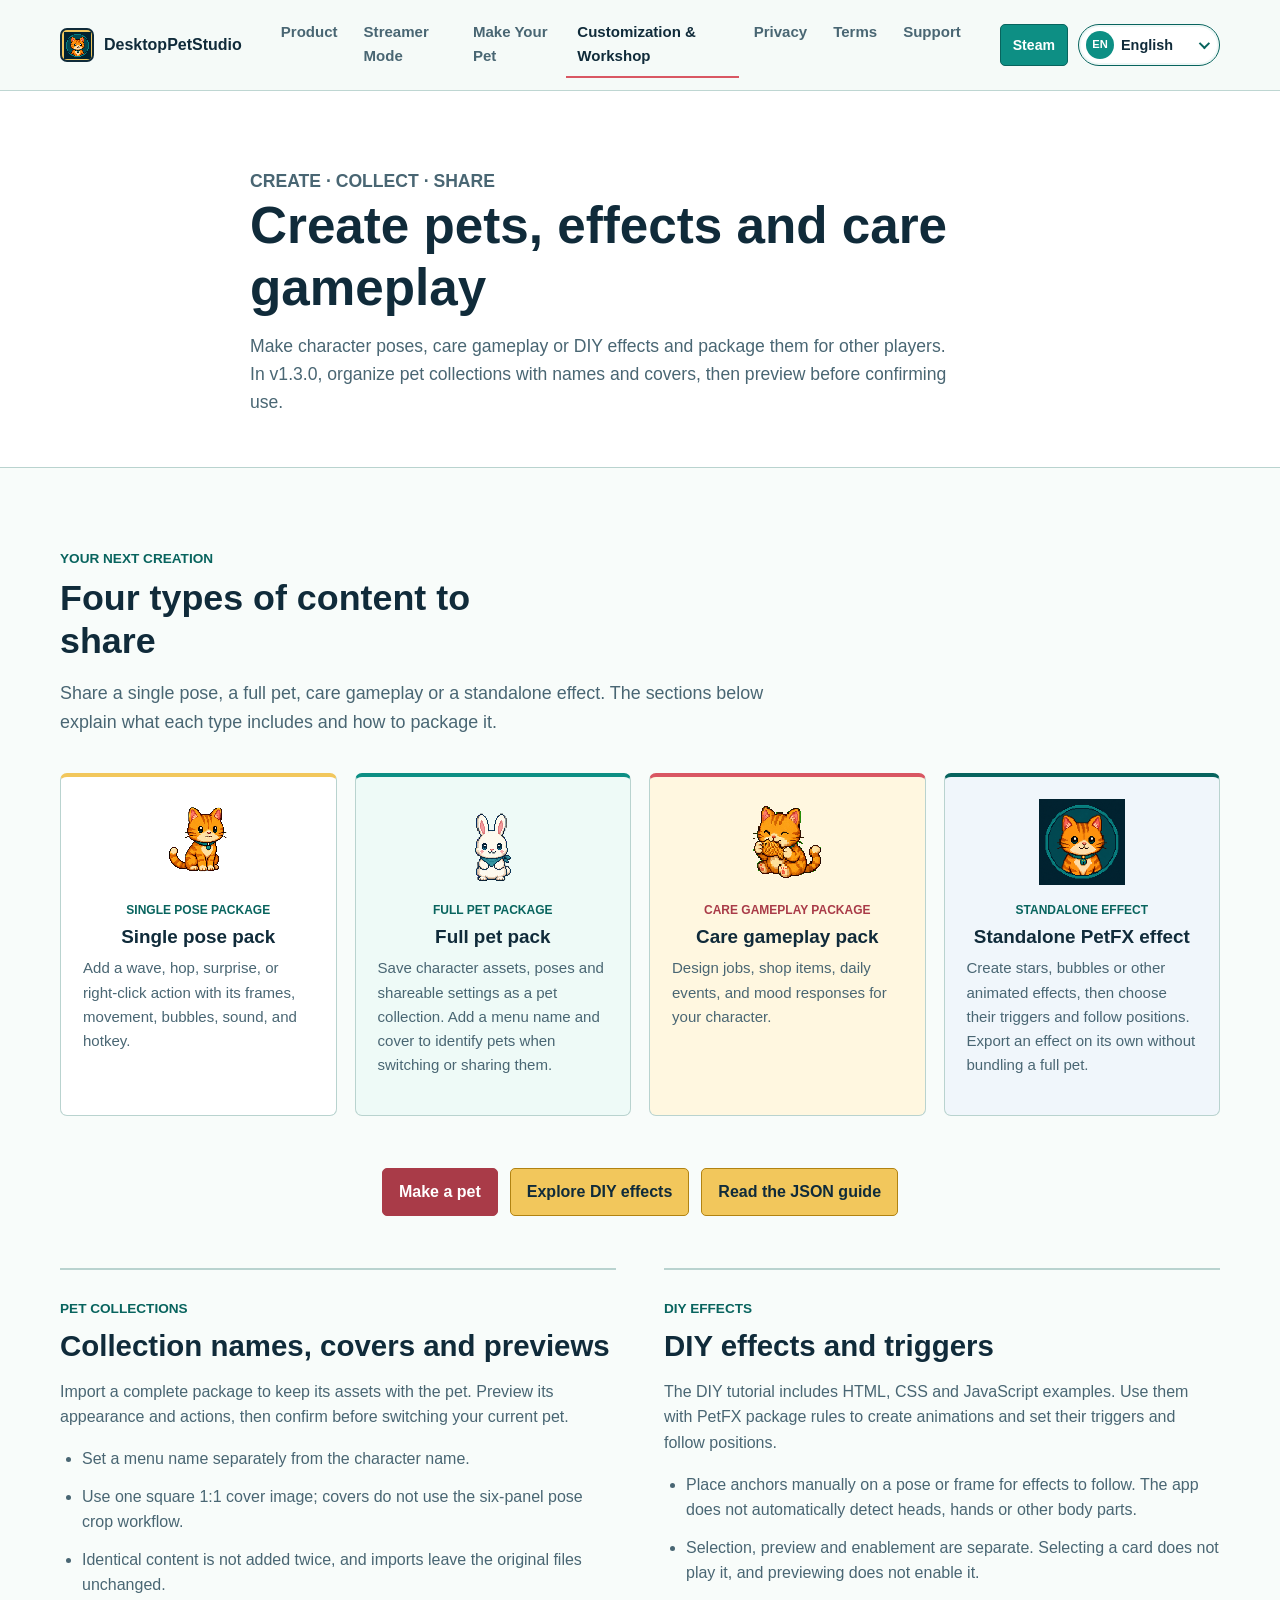
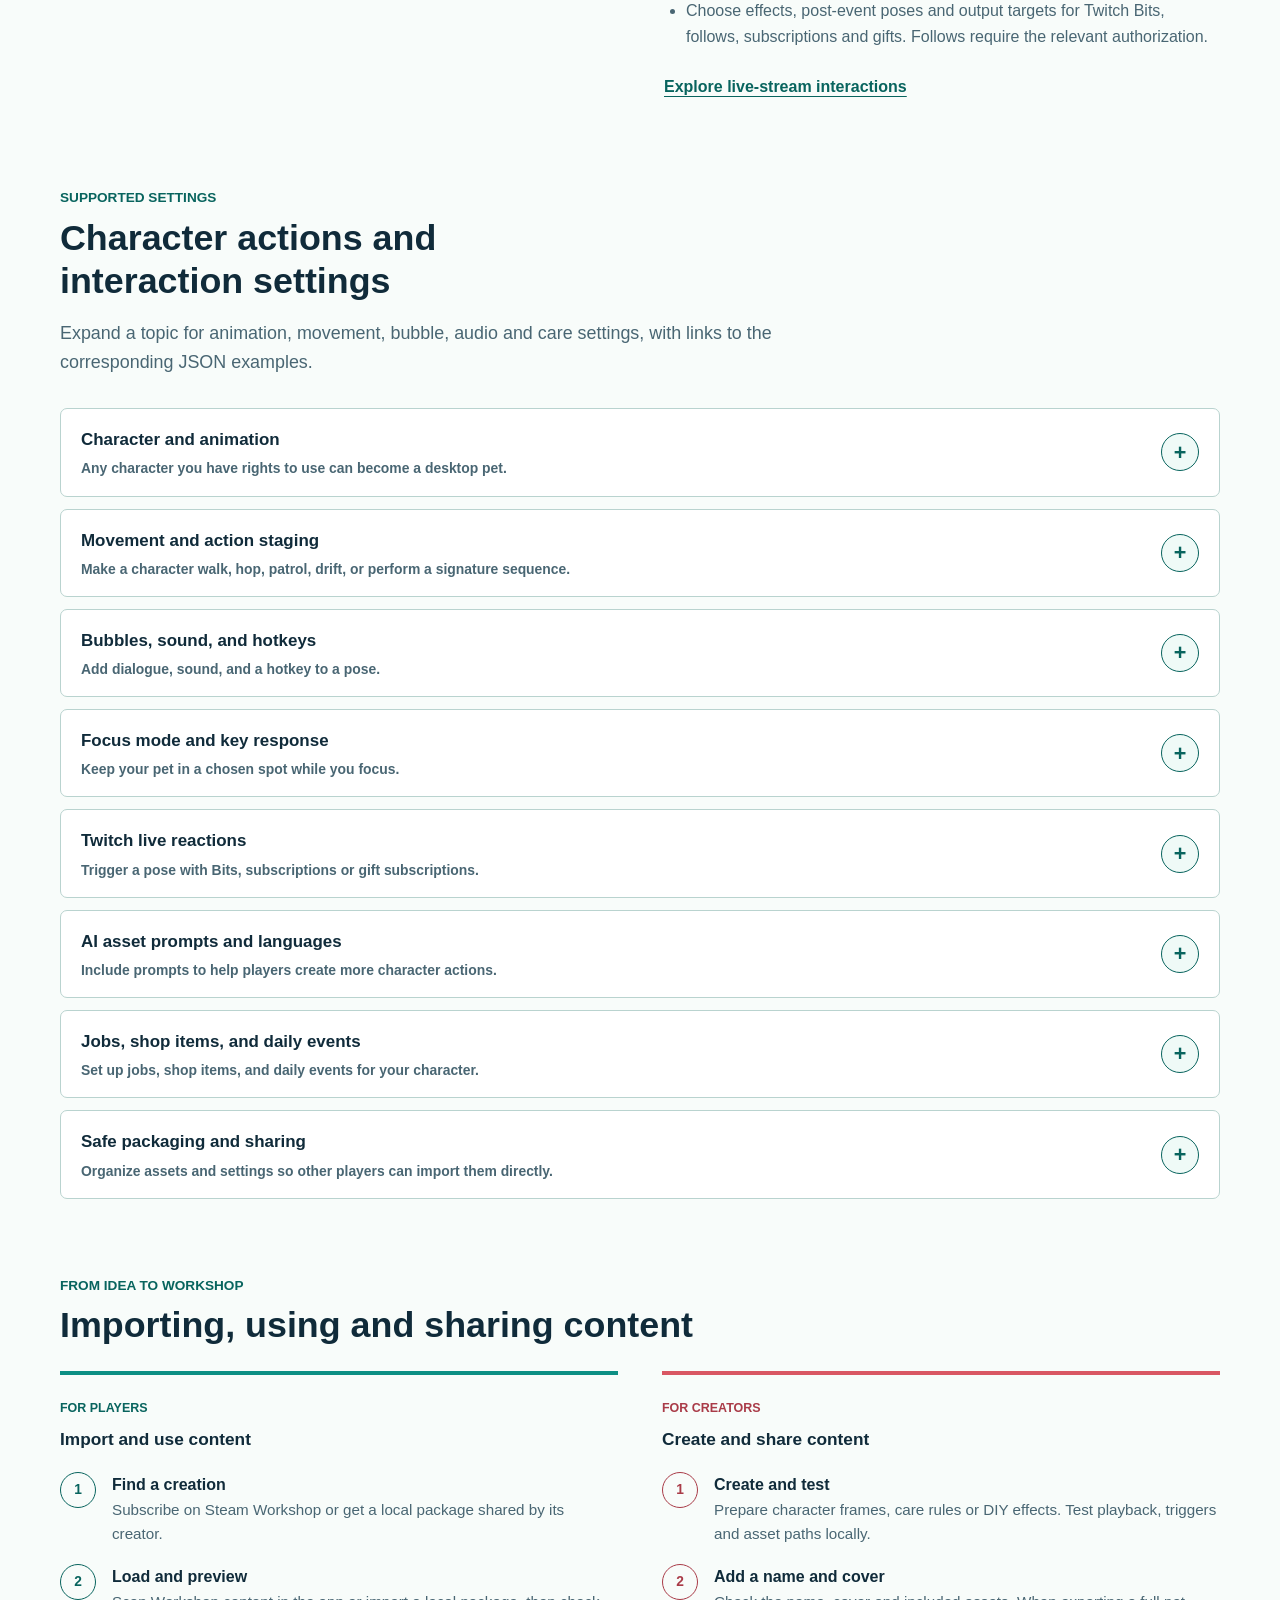
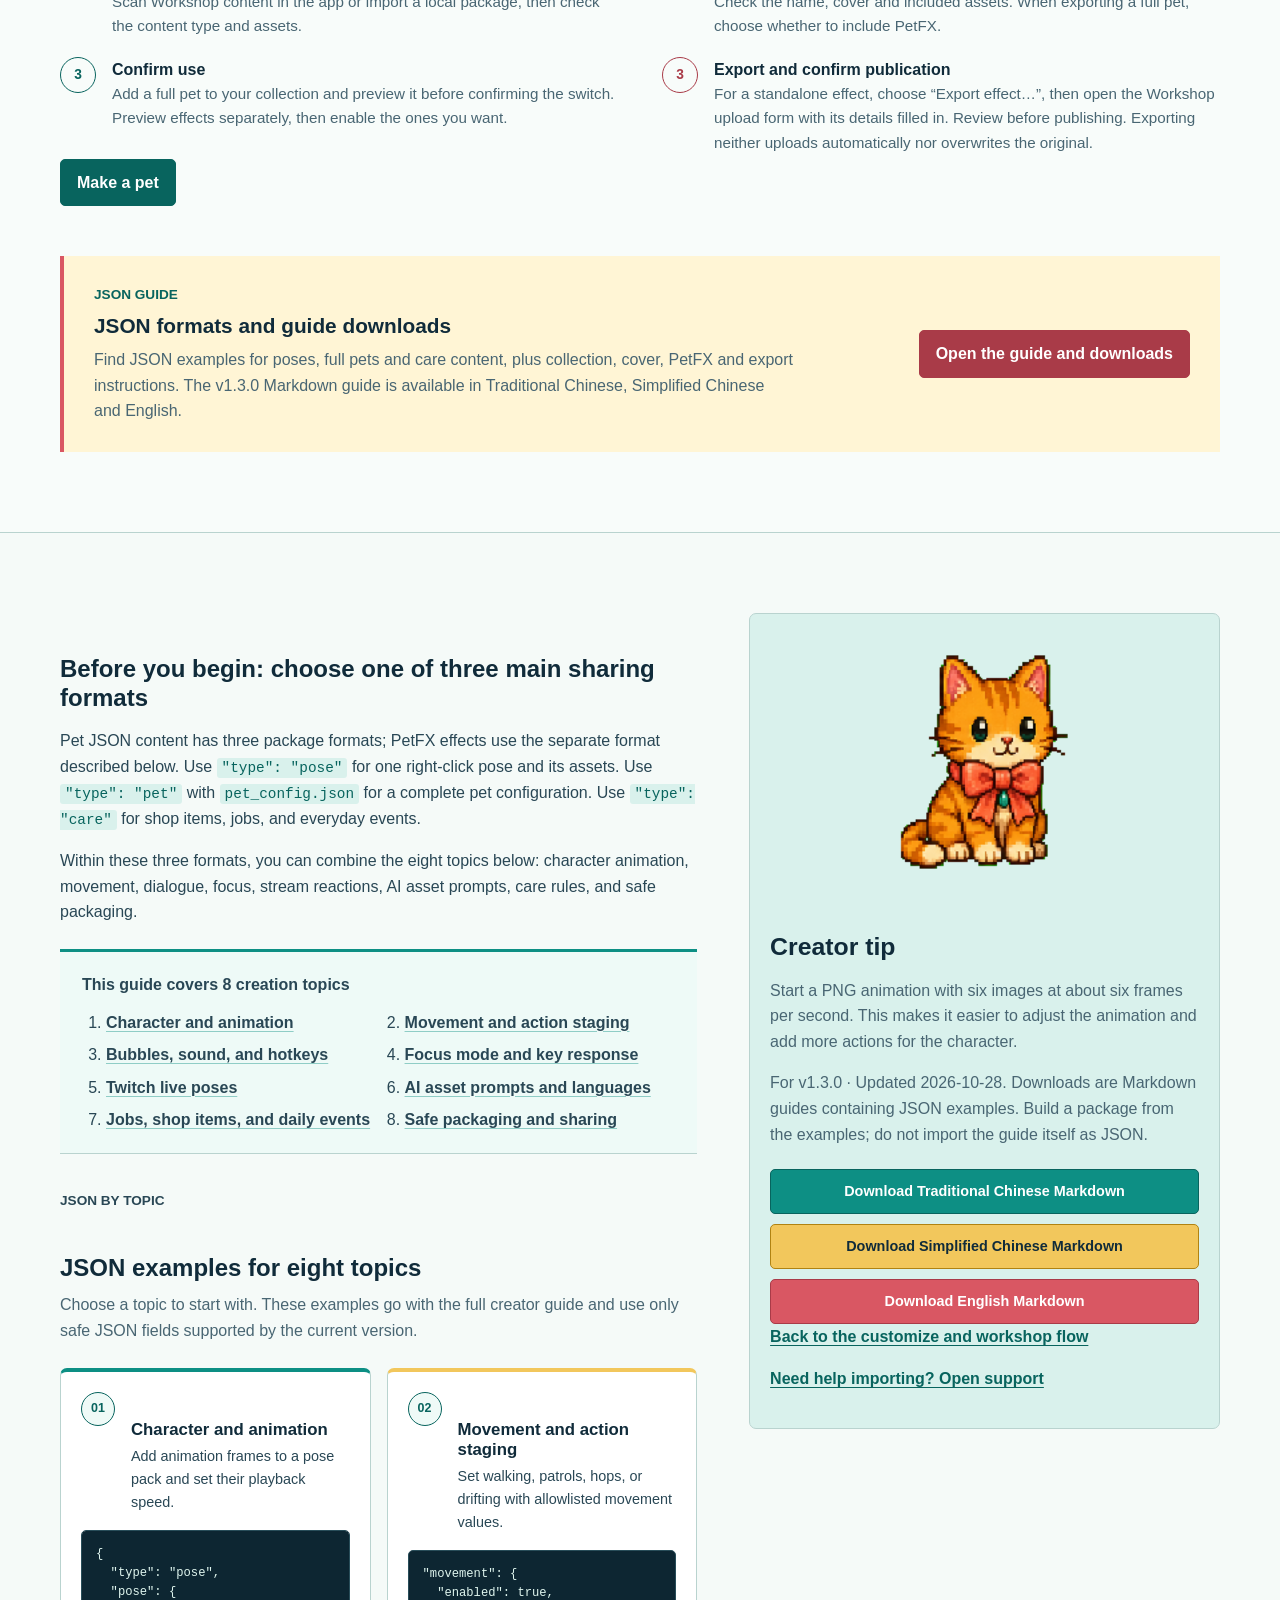
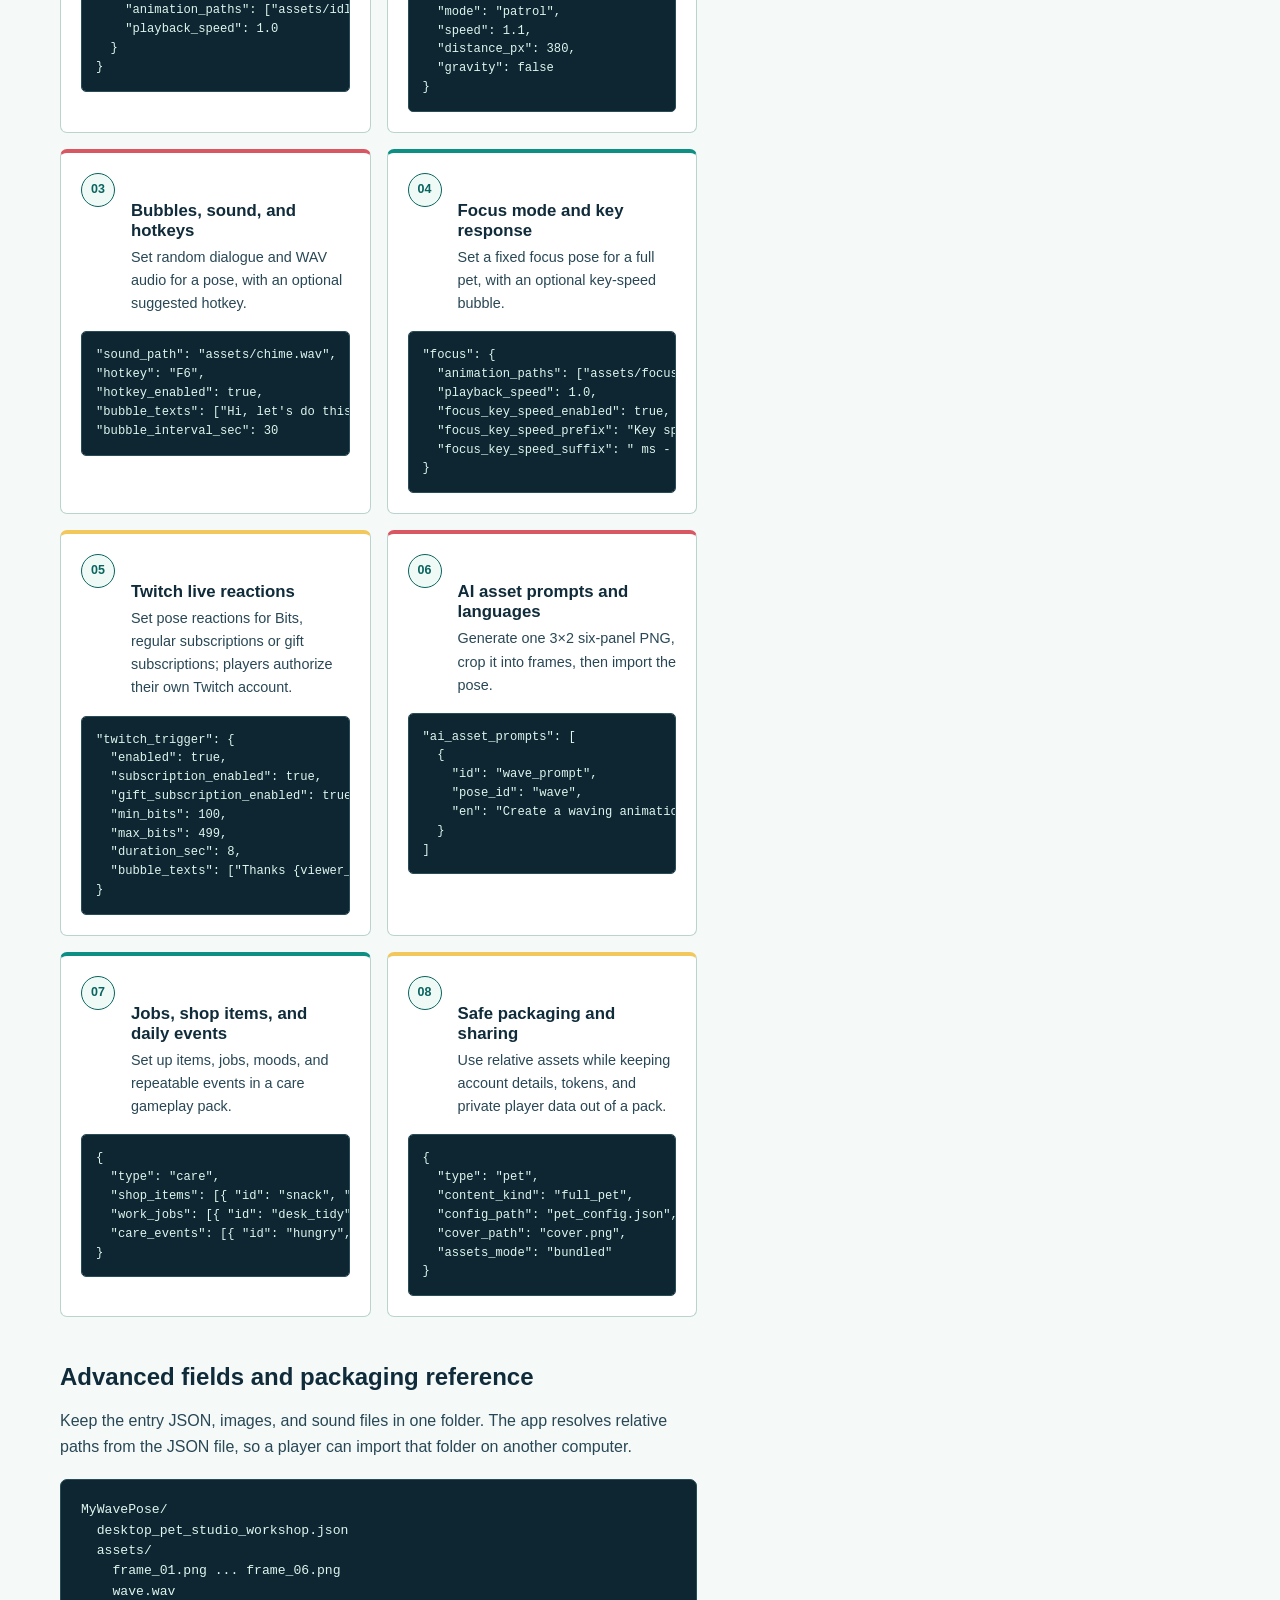
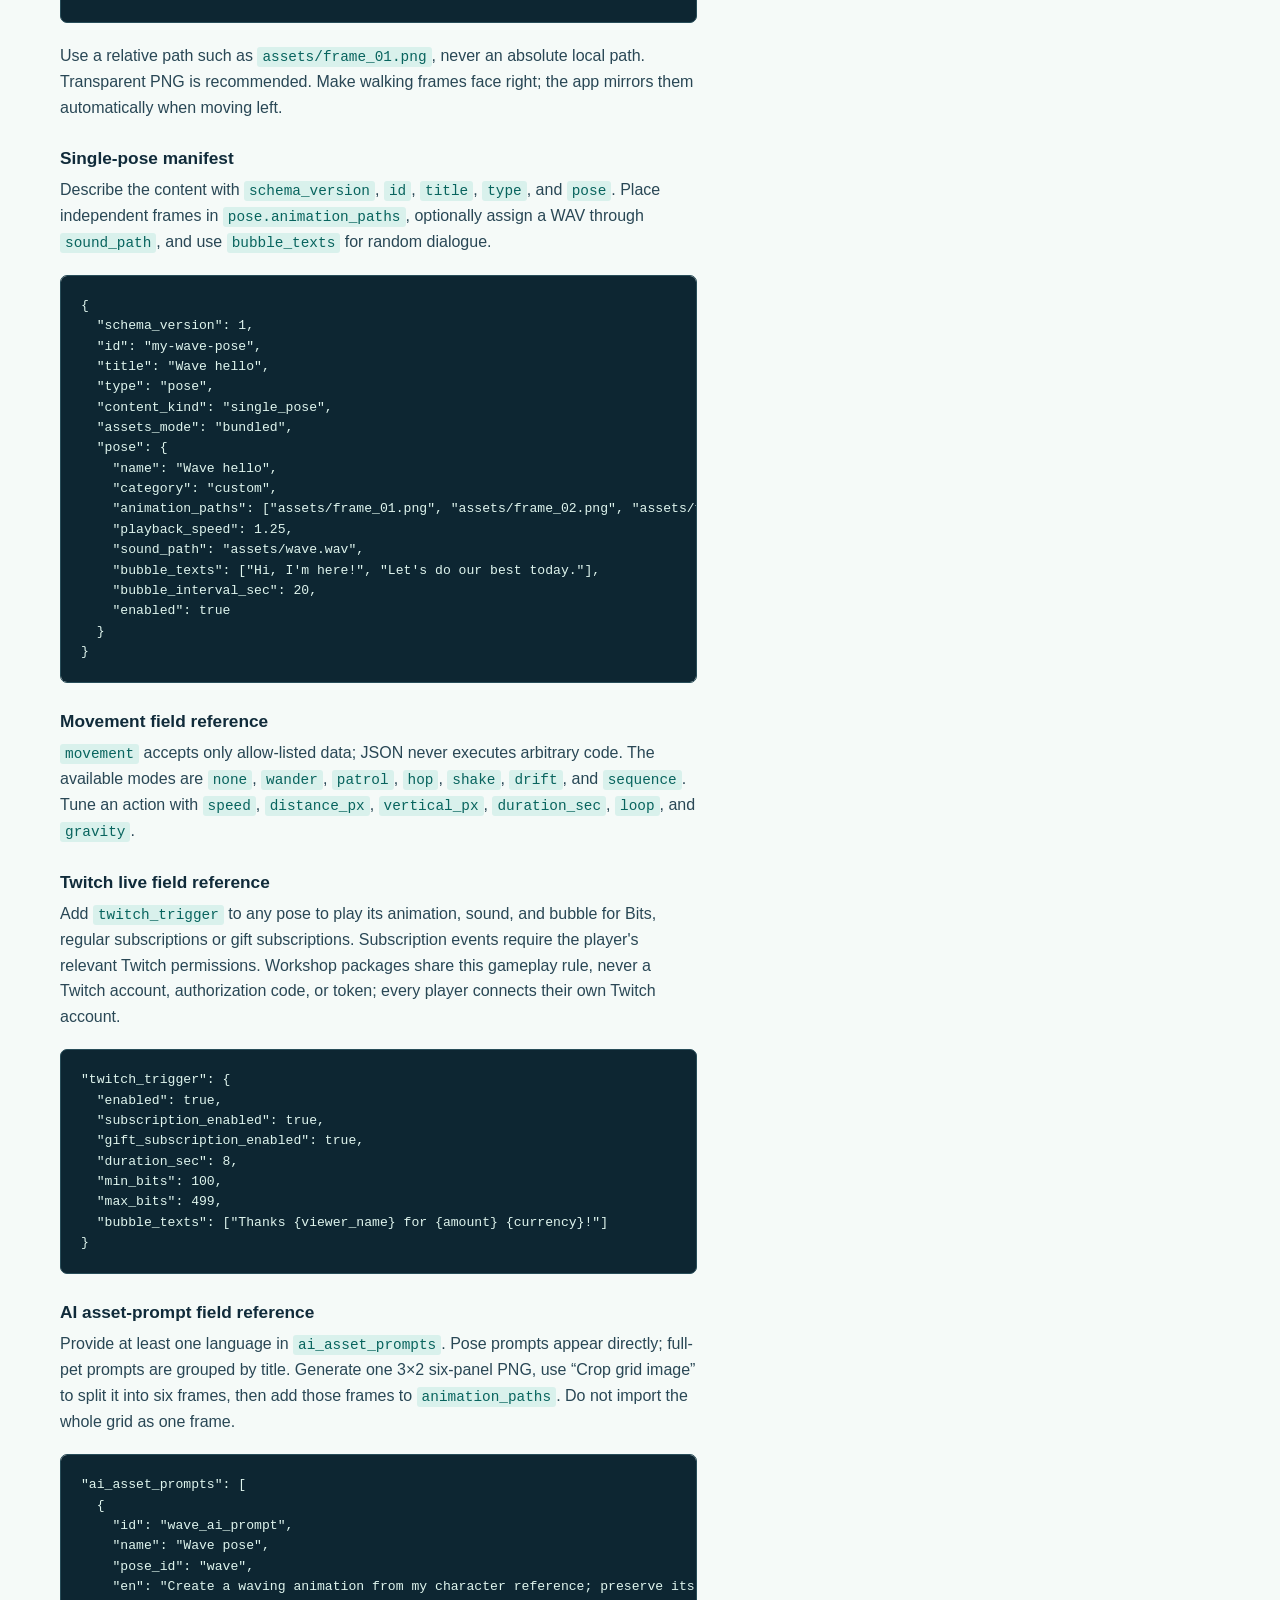
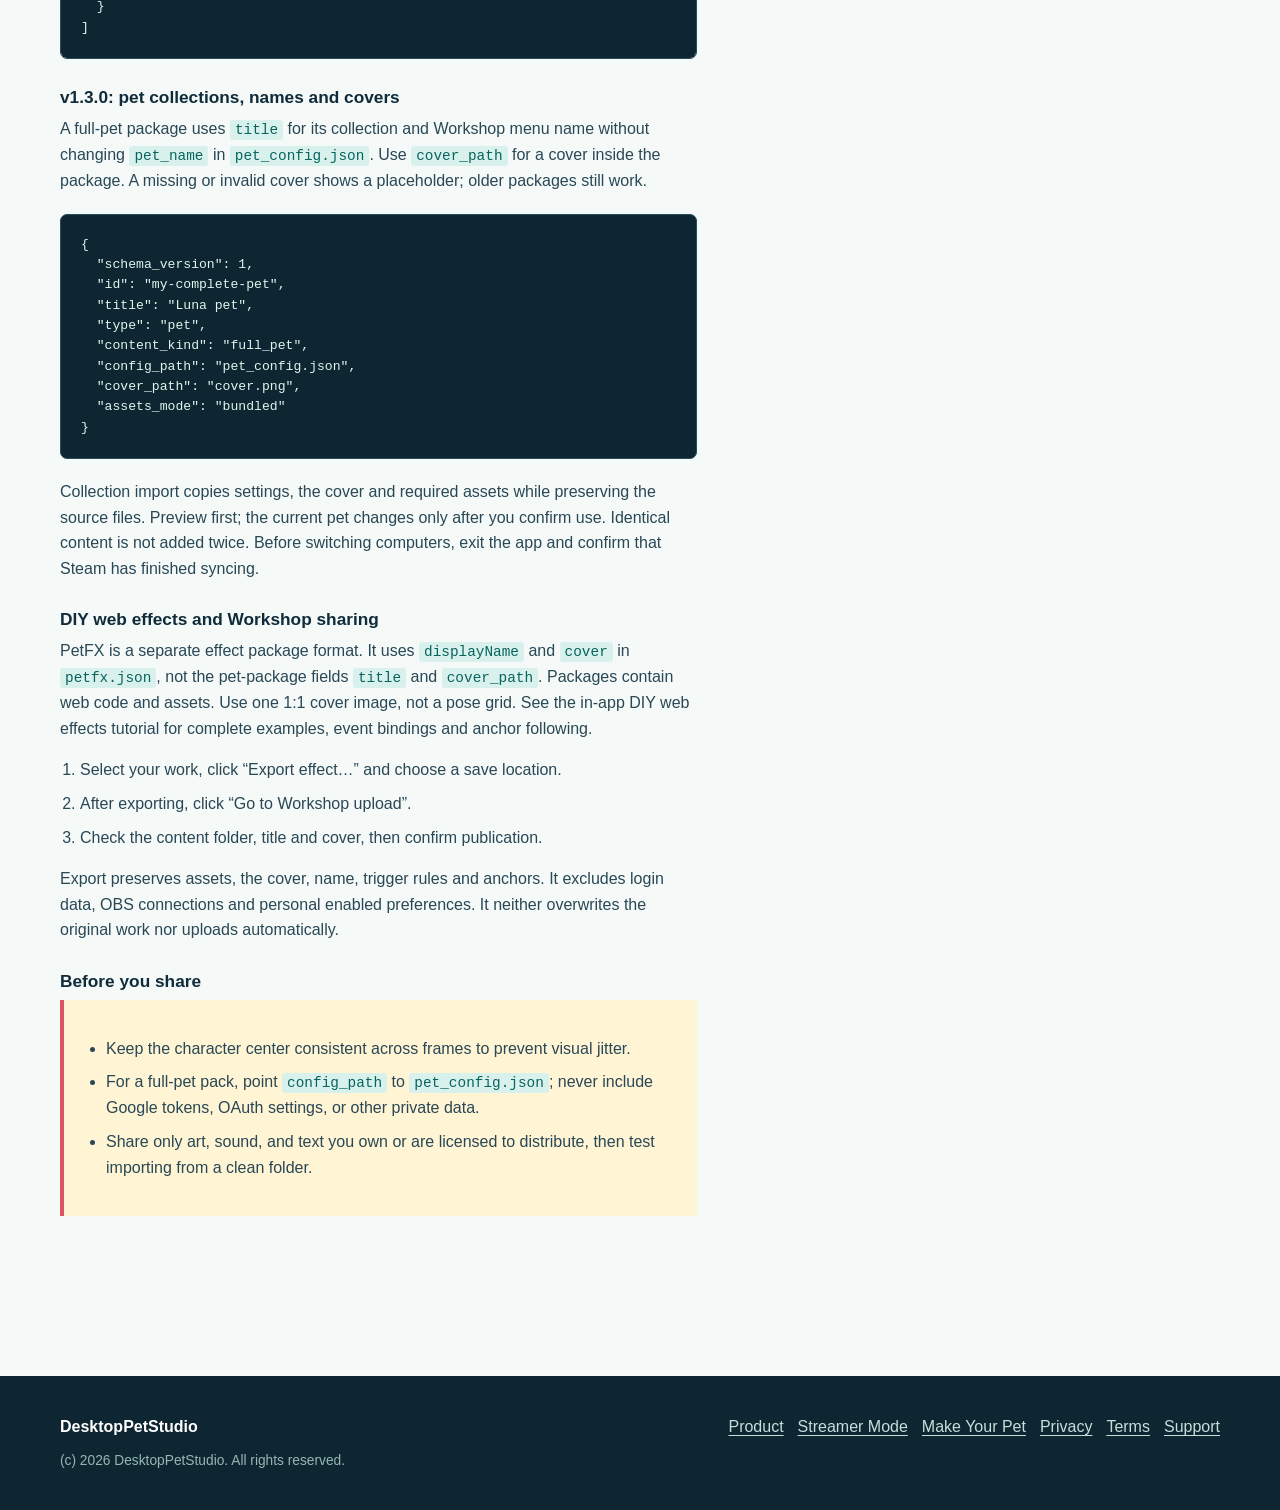
<file: docs/ai-team/design/2026-10-28-creator-overview/creator-json.html>
<!DOCTYPE html>

<html lang="zh-Hant">
<head>
<meta charset="utf-8"/>
<!-- Google tag (gtag.js) -->
<meta content="width=device-width, initial-scale=1" name="viewport"/>
<meta content="探索單一姿勢、完整桌寵、照顧玩法與獨立 PetFX 特效，了解 v1.3.0 收藏、封面、預覽與工作坊分享流程，並下載三語 JSON 指南。" name="description"/>
<meta content="#0d8f84" name="theme-color"/>
<meta content="noindex, nofollow" name="robots"/>
<meta content="article" property="og:type"/>
<meta content="DesktopPetStudio" property="og:site_name"/>
<meta content="zh_TW" property="og:locale"/>
<meta content="zh_CN" property="og:locale:alternate"/>
<meta content="en_US" property="og:locale:alternate"/>
<meta content="自訂桌寵、收藏與 DIY 特效 | DesktopPetStudio" property="og:title"/>
<meta content="探索單一姿勢、完整桌寵、照顧玩法與獨立 PetFX 特效，了解 v1.3.0 收藏、封面、預覽與工作坊分享流程，並下載三語 JSON 指南。" property="og:description"/>
<meta content="https://www.desktoppetstudio.com/creator-json.html" property="og:url"/>
<meta content="https://www.desktoppetstudio.com/assets/images/cat-ribbon.png" property="og:image"/>
<meta content="DesktopPetStudio creator JSON guide" property="og:image:alt"/>
<meta content="summary_large_image" name="twitter:card"/>
<meta content="自訂桌寵、收藏與 DIY 特效 | DesktopPetStudio" name="twitter:title"/>
<meta content="探索單一姿勢、完整桌寵、照顧玩法與獨立 PetFX 特效，了解 v1.3.0 收藏、封面、預覽與工作坊分享流程，並下載三語 JSON 指南。" name="twitter:description"/>
<meta content="https://www.desktoppetstudio.com/assets/images/cat-ribbon.png" name="twitter:image"/>
<meta content="DesktopPetStudio creator JSON guide" name="twitter:image:alt"/>
<link href="https://www.desktoppetstudio.com/creator-json.html" rel="canonical"/>
<title>自訂桌寵、收藏與 DIY 特效 | DesktopPetStudio</title>
<link href="../../../../assets/images/app-icon.png" rel="icon" type="image/png"/>
<link href="../../../../assets/css/site.css?v=20260826-05" rel="stylesheet"/>
<script src="../../../../site.config.js"></script>
<script defer="" src="../../../../assets/js/site.js?v=20261028-01"></script>
<script type="application/ld+json">{
  "@context": "https://schema.org",
  "@type": "TechArticle",
  "headline": "自訂桌寵、收藏與 DIY 特效",
  "description": "探索單一姿勢、完整桌寵、照顧玩法與獨立 PetFX 特效，了解 v1.3.0 收藏、封面、預覽與工作坊分享流程，並下載三語 JSON 指南。",
  "url": "https://www.desktoppetstudio.com/creator-json.html",
  "mainEntityOfPage": "https://www.desktoppetstudio.com/creator-json.html",
  "inLanguage": "zh-Hant",
  "publisher": {
    "@type": "Organization",
    "name": "DesktopPetStudio"
  }
}</script>
<link href="overview.css?v=20261029-05" rel="stylesheet"/></head>
<body>
<a class="skip-link" data-i18n="skip" href="#main">跳至主要內容</a>
<header class="site-header">
<a aria-label="DesktopPetStudio home" class="brand" href="index.html"><span class="brand-mark"><img alt="" src="../../../../assets/images/app-icon.png"/></span><span>DesktopPetStudio</span></a>
<nav aria-label="Primary navigation" class="main-nav" id="primary-nav"><a data-i18n="product" href="index.html">產品介紹</a><a data-i18n="streamer" href="../../../../streamer-mode.html">實況模式</a><a data-i18n="createPet" href="../../../../make-your-pet.html">製作專屬桌寵</a><a aria-current="page" data-i18n="workshop" href="creator-json.html">自訂與工作坊</a><a data-i18n="privacy" href="../../../../privacy.html">隱私權政策</a><a data-i18n="terms" href="../../../../terms.html">使用條款</a><a data-i18n="support" href="../../../../support.html">支援資訊</a></nav>
<div class="header-actions"><a class="header-download" data-i18n="download" href="https://store.steampowered.com/app/5069160/__DesktopPetStudio/" rel="noopener noreferrer" target="_blank">Steam</a><label class="sr-only" data-i18n="language" for="language">語言</label><select aria-label="Language" class="language-select" id="language"><option value="zh-Hant">繁體中文</option><option value="zh-Hans">简体中文</option><option value="en">English</option></select><button aria-controls="primary-nav" aria-expanded="false" aria-label="開啟導覽選單" class="menu-toggle" data-i18n-aria="menu" type="button">≡</button></div>
</header>
<main id="main">
<section class="page-hero">
<div class="section-inner creator-guide-intro" data-lang-content="zh-Hant"><p class="section-kicker">CREATE · COLLECT · SHARE</p><h1><span class="creator-title-phrase">製作桌寵、</span><wbr/><span class="creator-title-phrase">特效與照顧玩法</span></h1><p>製作角色動作、照顧玩法或 DIY 特效，打包分享給其他玩家。v1.3.0 可用名稱與封面整理桌寵收藏，預覽後再確認使用。</p></div>
<div class="section-inner creator-guide-intro" data-lang-content="zh-Hans" hidden=""><p class="section-kicker">CREATE · COLLECT · SHARE</p><h1><span class="creator-title-phrase">制作桌宠、</span><wbr/><span class="creator-title-phrase">特效与照顾玩法</span></h1><p>制作角色动作、照顾玩法或 DIY 特效，打包分享给其他玩家。v1.3.0 可用名称与封面整理桌宠收藏，预览后再确认使用。</p></div>
<div class="section-inner creator-guide-intro" data-lang-content="en" hidden=""><p class="section-kicker">CREATE · COLLECT · SHARE</p><h1>Create pets, effects and care gameplay</h1><p>Make character poses, care gameplay or DIY effects and package them for other players. In v1.3.0, organize pet collections with names and covers, then preview before confirming use.</p></div>
</section>
<section class="section creator-overview-section" id="creator-capabilities">
<div class="section-inner creator-overview" data-lang-content="zh-Hant">
<div class="creator-overview-heading" data-reveal=""><p class="section-kicker">YOUR NEXT CREATION</p><h2>四種可分享的作品</h2><p class="lead">單一姿勢、完整桌寵、照顧玩法與獨立特效都能分開分享。下方說明各類型的用途與格式。</p></div>
<div class="creator-pack-grid" data-reveal="">
<article class="creator-pack-card"><div aria-hidden="true" class="creator-pack-art creator-pack-art-pose"><img alt="" src="../../../../assets/images/pose-animations/idle/idle_01.png"/></div><p class="creator-card-kicker">SINGLE POSE PACKAGE</p><h3>單一姿勢包</h3><p>替角色新增揮手、跳躍、驚訝或右鍵呼叫動作，連同影格、移動、氣泡、音效與快捷鍵一起分享。</p></article>
<article class="creator-pack-card creator-pack-card-teal"><div aria-hidden="true" class="creator-pack-art creator-pack-art-pet"><img alt="" src="../../../../assets/images/demo-characters/bunny/bunny_01.png"/></div><p class="creator-card-kicker">FULL PET PACKAGE</p><h3>完整桌寵包</h3><p>將角色素材、姿勢與可分享的設定存成桌寵收藏，並設定選單名稱與封面，方便切換或分享。</p></article>
<article class="creator-pack-card creator-pack-card-coral"><div aria-hidden="true" class="creator-pack-art creator-pack-art-care"><img alt="" src="../../../../assets/images/cat-eat.png"/></div><p class="creator-card-kicker">CARE GAMEPLAY PACKAGE</p><h3>照顧玩法包</h3><p>為角色設計工作、商城、道具、日常事件與心情回應。</p></article>
<article class="creator-pack-card creator-pack-card-effects"><div aria-hidden="true" class="creator-pack-art"><img alt="" src="../../../../assets/images/app-icon.png"/></div><p class="creator-card-kicker">STANDALONE EFFECT</p><h3>獨立 PetFX 特效</h3><p>製作星光、泡泡或其他動畫效果，設定觸發與跟隨位置。特效可獨立匯出，不必打包成完整桌寵。</p></article></div>
<div class="creator-pack-action" data-reveal=""><a class="button button-primary" href="../../../../make-your-pet.html">製作桌寵</a><a class="button button-secondary" href="#creator-effects-zh-Hant">了解 DIY 特效</a><a class="button button-secondary" href="#technical-guide">閱讀 JSON 指南</a></div>
<div class="creator-update-grid"><section aria-labelledby="collection-title-zh-Hant" class="creator-update-block" id="creator-collection-zh-Hant">
<p class="section-kicker">PET COLLECTIONS</p><h2 id="collection-title-zh-Hant">收藏名稱、封面與預覽</h2>
<p class="lead">匯入完整套件後，素材會和桌寵一起保存。先預覽外觀與動作，確認使用後再切換目前的桌寵。</p><ul class="creator-update-points"><li>選單名稱用來辨識作品，與角色名稱分開設定。</li><li>封面使用一張 1:1 圖片，不必走姿勢六宮格裁切流程。</li><li>相同內容不重複收藏，匯入不會改動原始檔案。</li></ul></section><section aria-labelledby="effects-title-zh-Hant" class="creator-update-block" id="creator-effects-zh-Hant">
<p class="section-kicker">DIY EFFECTS</p><h2 id="effects-title-zh-Hant">DIY 特效與觸發設定</h2>
<p class="lead">DIY 教學提供 HTML、CSS 與 JavaScript 範例，可搭配 PetFX 套件規則製作動畫，設定觸發事件與跟隨位置。</p><ul class="creator-update-points"><li>為指定姿勢或影格手動標記位置，讓效果跟隨標點；程式不會自動辨識頭、手等部位。</li><li>選取、預覽與啟用分開操作：點選卡片不會直接播放，預覽也不代表已啟用。</li><li>可為 Twitch Bits、追隨、訂閱與贈禮設定不同效果、事件後姿勢及輸出目標；追隨需要相應授權。</li></ul><a class="creator-overview-link" href="../../../../streamer-mode.html">查看實況互動介紹</a></section></div><div class="creator-overview-heading creator-topic-heading" data-reveal=""><p class="section-kicker">SUPPORTED SETTINGS</p><h2>角色動作與互動設定</h2><p class="lead">展開下列主題，可查看動畫、移動、氣泡、音效與照顧玩法的設定，以及對應 JSON 範例。</p></div>
<div class="creator-capability-grid">
<details class="creator-capability-card"><summary><span>角色與動畫</span><small>任何有授權的角色，都能成為桌寵。</small></summary><div class="creator-capability-detail"><div class="creator-capability-copy"><p>可放入多張透明 PNG 或 GIF 動畫，設定播放速度，讓原創角色、兔子、機器人或其他形象都有自己的動作。</p></div><div aria-hidden="true" class="creator-capability-visual visual-character"><img alt="" src="../../../../assets/images/demo-characters/robot/robot_01.png"/></div></div><ul class="creator-capability-list"><li>多幀動畫影格與相對素材路徑</li><li>動畫速度 0.25x 到 4x</li><li>走動素材面向右方，向左移動會自動鏡像</li></ul></details>
<details class="creator-capability-card"><summary><span>移動與動作演出</span><small>讓角色走、跳、巡邏、漂浮，或演出一段專屬動作。</small></summary><div class="creator-capability-detail"><div class="creator-capability-copy"><p>用安全的 JSON 參數設定移動距離、速度、重力與循環，不需要在工作坊內容裡執行程式。</p></div><div aria-hidden="true" class="creator-capability-visual visual-motion"><img alt="" src="../../../../assets/images/pose-animations/walk/walk_01.png"/></div></div><ul class="creator-capability-list"><li>隨機走動、巡邏、跳躍、抖動、漂浮</li><li>多段 sequence 與 easing 演出曲線</li><li>可決定姿勢期間是否受到自然下墜影響</li></ul></details>
<details class="creator-capability-card"><summary><span>氣泡、音效與快捷鍵</span><small>替姿勢加入對話、音效與快捷鍵。</small></summary><div class="creator-capability-detail"><div class="creator-capability-copy"><p>每個姿勢都能有隨機文字氣泡、WAV 音效、啟用狀態與建議快捷鍵，玩家仍能依自己的習慣調整。</p></div><div aria-hidden="true" class="creator-capability-visual visual-dialogue"><img alt="" src="../../../../assets/images/pose-animations/idle/idle_01.png"/></div></div><ul class="creator-capability-list"><li>多句隨機氣泡與出現間隔</li><li>右鍵呼叫姿勢的 WAV 音效</li><li>建議快捷鍵與預設啟用狀態</li></ul></details>
<details class="creator-capability-card"><summary><span>專注模式與按鍵反應</span><small>專注時，讓桌寵停在你指定的位置。</small></summary><div class="creator-capability-detail"><div class="creator-capability-copy"><p>完整桌寵包可設定固定專注姿勢。玩家能拖曳桌寵調整位置，也能選擇顯示按鍵反應速度，並自訂數值前後的文字。</p></div><div aria-hidden="true" class="creator-capability-visual visual-focus"><img alt="" src="../../../../assets/images/pose-animations/focus/focus_01.png"/></div></div><ul class="creator-capability-list"><li>固定位置，不觸發走動、攀附或下墜</li><li>按鍵時重新播放專注動畫</li><li>可自訂毫秒數前後文字，不記錄按鍵內容</li></ul></details>
<details class="creator-capability-card"><summary><span>Twitch 實況反應</span><small>依 Bits、訂閱或贈送訂閱觸發指定姿勢。</small></summary><div class="creator-capability-detail"><div class="creator-capability-copy"><p>為姿勢設定 Bits 金額範圍、一般訂閱或贈送訂閱觸發規則與持續秒數，氣泡可帶入觀眾暱稱、留言和 Bits 數量；觸發後會回到原本動作。</p></div><div aria-hidden="true" class="creator-capability-visual visual-stream"><img alt="" src="../../../../assets/images/pose-animations/fall/fall_01.png"/></div></div><ul class="creator-capability-list"><li>金額區間與播放持續時間</li><li>專屬動畫、音效與文字氣泡</li><li>不會打包任何 Twitch 帳號或授權資料</li></ul></details>
<details class="creator-capability-card"><summary><span>AI 素材提示與多語系</span><small>附上 Prompt，讓玩家製作更多角色動作。</small></summary><div class="creator-capability-detail"><div class="creator-capability-copy"><p>可為作品提供 AI 素材助手 Prompt，玩家能依自己的角色圖延伸新姿勢；提示可提供多種語言版本。</p></div><div aria-hidden="true" class="creator-capability-visual visual-prompt"><img alt="" src="../../../../assets/images/pose-animations/drag/drag_01.png"/></div></div><ul class="creator-capability-list"><li>姿勢包直接顯示，完整桌寵可分組展開</li><li>支援繁中、簡中、英文、日文與更多語系文案</li><li>指定一張 3×2 六宮格，裁切後再匯入姿勢</li></ul></details>
<details class="creator-capability-card"><summary><span>工作、商城與日常事件</span><small>設定角色的工作、商品與日常事件。</small></summary><div class="creator-capability-detail"><div class="creator-capability-copy"><p>創作者能做出角色專屬的工作、商品和事件，改變飽食度、親合度、心情與遊戲內金幣，並安排刷新規則。</p></div><div aria-hidden="true" class="creator-capability-visual visual-care"><img alt="" src="../../../../assets/images/cat-eat.png"/></div></div><ul class="creator-capability-list"><li>食物、禮物、收藏品與有限庫存</li><li>工作時長、獎勵、消耗與心情風險</li><li>依飽食度、親合度、心情觸發日常對話</li></ul></details>
<details class="creator-capability-card"><summary><span>安全打包與分享</span><small>把素材和設定整理好，其他玩家就能直接匯入。</small></summary><div class="creator-capability-detail"><div class="creator-capability-copy"><p>桌寵、姿勢與養成包使用相對路徑與允許的 JSON 欄位。程式不會執行 JSON 程式碼，也不需要把私人帳號資訊分享出去。</p></div><div aria-hidden="true" class="creator-capability-visual visual-share"><img alt="" src="../../../../assets/images/app-icon.png"/></div></div><ul class="creator-capability-list"><li>支援姿勢、完整桌寵與養成內容分開分享</li><li>素材與 WAV 音效可一併打包</li><li>不包含 Google、Twitch 權杖或玩家私密設定</li></ul></details>
</div>
<section aria-labelledby="flow-title-zh-Hant" class="creator-workflow"><p class="section-kicker">FROM IDEA TO WORKSHOP</p><h2 id="flow-title-zh-Hant">匯入、使用與分享流程</h2><div class="creator-paths"><article class="creator-path"><p class="creator-path-kicker">FOR PLAYERS</p><h3>匯入與使用作品</h3><ol class="creator-flow"><li><strong>選擇作品</strong><span>在 Steam 工作坊訂閱作品，或準備創作者分享的本機套件。</span></li><li><strong>載入並預覽</strong><span>在程式中掃描工作坊內容或匯入本機套件，確認作品類型與素材。</span></li><li><strong>確認使用</strong><span>完整桌寵先加入收藏並預覽，再確認切換；特效則先預覽，再依需要啟用。</span></li></ol><a class="button button-teal creator-tutorial-link" href="../../../../make-your-pet.html">製作桌寵</a></article><article class="creator-path creator-path-accent"><p class="creator-path-kicker">FOR CREATORS</p><h3>製作與分享作品</h3><ol class="creator-flow"><li><strong>製作與測試</strong><span>整理角色影格、照顧規則或 DIY 特效，先在本機測試播放、觸發與素材路徑。</span></li><li><strong>整理名稱與封面</strong><span>確認作品名稱、封面及要包含的素材；完整桌寵可依需要選擇是否附帶 PetFX。</span></li><li><strong>匯出並確認發布</strong><span>獨立特效使用「匯出特效…」，再按「前往工作坊上傳」帶入表單。檢查內容後確認發布；匯出不會自動上傳，也不覆寫原作品。</span></li></ol></article></div></section><div class="creator-overview-cta" data-reveal=""><div><p class="section-kicker">JSON GUIDE</p><h3>JSON 格式與指南下載</h3><p>提供姿勢、完整桌寵與照顧內容的 JSON 範例，以及收藏、封面、PetFX 與匯出說明。v1.3.0 Markdown 指南有繁中、簡中、英文版本。</p></div><a class="button button-primary" href="#technical-guide">前往技術指南與下載</a></div>
</div>
<div class="section-inner creator-overview" data-lang-content="zh-Hans" hidden="">
<div class="creator-overview-heading" data-reveal=""><p class="section-kicker">YOUR NEXT CREATION</p><h2>四种可分享的作品</h2><p class="lead">单一姿势、完整桌宠、照顾玩法与独立特效都能分开分享。下方说明各类型的用途与格式。</p></div>
<div class="creator-pack-grid" data-reveal="">
<article class="creator-pack-card"><div aria-hidden="true" class="creator-pack-art creator-pack-art-pose"><img alt="" src="../../../../assets/images/pose-animations/idle/idle_01.png"/></div><p class="creator-card-kicker">SINGLE POSE PACKAGE</p><h3>单一姿势包</h3><p>替角色新增挥手、跳跃、惊讶或右键调用动作，连同帧、移动、气泡、音效与快捷键一起分享。</p></article>
<article class="creator-pack-card creator-pack-card-teal"><div aria-hidden="true" class="creator-pack-art creator-pack-art-pet"><img alt="" src="../../../../assets/images/demo-characters/bunny/bunny_01.png"/></div><p class="creator-card-kicker">FULL PET PACKAGE</p><h3>完整桌宠包</h3><p>将角色素材、姿势与可分享的设置存为桌宠收藏，并设置菜单名称与封面，方便切换或分享。</p></article>
<article class="creator-pack-card creator-pack-card-coral"><div aria-hidden="true" class="creator-pack-art creator-pack-art-care"><img alt="" src="../../../../assets/images/cat-eat.png"/></div><p class="creator-card-kicker">CARE GAMEPLAY PACKAGE</p><h3>照顾玩法包</h3><p>为角色设计工作、商城、道具、日常事件与心情回应。</p></article>
<article class="creator-pack-card creator-pack-card-effects"><div aria-hidden="true" class="creator-pack-art"><img alt="" src="../../../../assets/images/app-icon.png"/></div><p class="creator-card-kicker">STANDALONE EFFECT</p><h3>独立 PetFX 特效</h3><p>制作星光、泡泡或其他动画效果，设置触发与跟随位置。特效可独立导出，不必打包成完整桌宠。</p></article></div>
<div class="creator-pack-action" data-reveal=""><a class="button button-primary" href="../../../../make-your-pet.html">制作桌宠</a><a class="button button-secondary" href="#creator-effects-zh-Hans">了解 DIY 特效</a><a class="button button-secondary" href="#technical-guide">阅读 JSON 指南</a></div>
<div class="creator-update-grid"><section aria-labelledby="collection-title-zh-Hans" class="creator-update-block" id="creator-collection-zh-Hans">
<p class="section-kicker">PET COLLECTIONS</p><h2 id="collection-title-zh-Hans">收藏名称、封面与预览</h2>
<p class="lead">导入完整套件后，素材会和桌宠一起保存。先预览外观与动作，确认使用后再切换当前桌宠。</p><ul class="creator-update-points"><li>菜单名称用来辨识作品，与角色名称分开设置。</li><li>封面使用一张 1:1 图片，不必走姿势六宫格裁切流程。</li><li>相同内容不重复收藏，导入不会改动原始文件。</li></ul></section><section aria-labelledby="effects-title-zh-Hans" class="creator-update-block" id="creator-effects-zh-Hans">
<p class="section-kicker">DIY EFFECTS</p><h2 id="effects-title-zh-Hans">DIY 特效与触发设置</h2>
<p class="lead">DIY 教程提供 HTML、CSS 与 JavaScript 示例，可搭配 PetFX 套件规则制作动画，设置触发事件与跟随位置。</p><ul class="creator-update-points"><li>为指定姿势或帧手动标记位置，让效果跟随标记；程序不会自动识别头、手等部位。</li><li>选取、预览与启用分开操作：点击卡片不会直接播放，预览也不代表已启用。</li><li>可为 Twitch Bits、关注、订阅与赠礼设置不同效果、事件后姿势及输出目标；关注需要相应授权。</li></ul><a class="creator-overview-link" href="../../../../streamer-mode.html">查看直播互动介绍</a></section></div><div class="creator-overview-heading creator-topic-heading" data-reveal=""><p class="section-kicker">SUPPORTED SETTINGS</p><h2>角色动作与互动设置</h2><p class="lead">展开下列主题，可查看动画、移动、气泡、音效与照顾玩法的设置，以及对应 JSON 示例。</p></div>
<div class="creator-capability-grid">
<details class="creator-capability-card"><summary><span>角色与动画</span><small>任何有授权的角色，都能成为桌宠。</small></summary><div class="creator-capability-detail"><div class="creator-capability-copy"><p>可放入多张透明 PNG 或 GIF 动画，设置播放速度，让原创角色、兔子、机器人或其他形象都有自己的动作。</p></div><div aria-hidden="true" class="creator-capability-visual visual-character"><img alt="" src="../../../../assets/images/demo-characters/robot/robot_01.png"/></div></div><ul class="creator-capability-list"><li>多帧动画与相对素材路径</li><li>动画速度 0.25x 到 4x</li><li>走动素材面向右方，向左移动会自动镜像</li></ul></details>
<details class="creator-capability-card"><summary><span>移动与动作演出</span><small>让角色走、跳、巡逻、漂浮，或演出一段专属动作。</small></summary><div class="creator-capability-detail"><div class="creator-capability-copy"><p>用安全的 JSON 参数设置移动距离、速度、重力与循环，不需要在创意工坊内容里执行程序。</p></div><div aria-hidden="true" class="creator-capability-visual visual-motion"><img alt="" src="../../../../assets/images/pose-animations/walk/walk_01.png"/></div></div><ul class="creator-capability-list"><li>随机走动、巡逻、跳跃、抖动、漂浮</li><li>多段 sequence 与 easing 演出曲线</li><li>可决定姿势期间是否受到自然下坠影响</li></ul></details>
<details class="creator-capability-card"><summary><span>气泡、音效与快捷键</span><small>为姿势加入对话、音效与快捷键。</small></summary><div class="creator-capability-detail"><div class="creator-capability-copy"><p>每个姿势都能有随机文字气泡、WAV 音效、启用状态与建议快捷键，玩家仍能依自己的习惯调整。</p></div><div aria-hidden="true" class="creator-capability-visual visual-dialogue"><img alt="" src="../../../../assets/images/pose-animations/idle/idle_01.png"/></div></div><ul class="creator-capability-list"><li>多句随机气泡与出现间隔</li><li>右键调用姿势的 WAV 音效</li><li>建议快捷键与默认启用状态</li></ul></details>
<details class="creator-capability-card"><summary><span>专注模式与按键反应</span><small>专注时，让桌宠停在你指定的位置。</small></summary><div class="creator-capability-detail"><div class="creator-capability-copy"><p>完整桌宠包可设置固定专注姿势。玩家能拖动桌宠调整位置，也能选择显示按键反应速度，并自定义数值前后的文字。</p></div><div aria-hidden="true" class="creator-capability-visual visual-focus"><img alt="" src="../../../../assets/images/pose-animations/focus/focus_01.png"/></div></div><ul class="creator-capability-list"><li>固定位置，不触发走动、攀附或下坠</li><li>按键时重新播放专注动画</li><li>可自定义毫秒数前后文字，不记录按键内容</li></ul></details>
<details class="creator-capability-card"><summary><span>Twitch 直播反应</span><small>按 Bits、订阅或赠送订阅触发指定姿势。</small></summary><div class="creator-capability-detail"><div class="creator-capability-copy"><p>为姿势设置 Bits 金额范围、一般订阅或赠送订阅触发规则与持续秒数，气泡可带入观众昵称、留言和 Bits 数量；触发后会回到原本动作。</p></div><div aria-hidden="true" class="creator-capability-visual visual-stream"><img alt="" src="../../../../assets/images/pose-animations/fall/fall_01.png"/></div></div><ul class="creator-capability-list"><li>金额区间与播放持续时间</li><li>专属动画、音效与文字气泡</li><li>不会打包任何 Twitch 账号或授权资料</li></ul></details>
<details class="creator-capability-card"><summary><span>AI 素材提示与多语言</span><small>附上 Prompt，让玩家制作更多角色动作。</small></summary><div class="creator-capability-detail"><div class="creator-capability-copy"><p>可为作品提供 AI 素材助手 Prompt，玩家能依自己的角色图延伸新姿势；提示可提供多种语言版本。</p></div><div aria-hidden="true" class="creator-capability-visual visual-prompt"><img alt="" src="../../../../assets/images/pose-animations/drag/drag_01.png"/></div></div><ul class="creator-capability-list"><li>姿势包直接显示，完整桌宠可分组展开</li><li>支持繁中、简中、英文、日文与更多语言文案</li><li>指定一张 3×2 六宫格，裁切后再导入姿势</li></ul></details>
<details class="creator-capability-card"><summary><span>工作、商城与日常事件</span><small>设置角色的工作、商品与日常事件。</small></summary><div class="creator-capability-detail"><div class="creator-capability-copy"><p>创作者能做出角色专属的工作、商品和事件，改变饱食度、亲合度、心情与游戏内金币，并安排刷新规则。</p></div><div aria-hidden="true" class="creator-capability-visual visual-care"><img alt="" src="../../../../assets/images/cat-eat.png"/></div></div><ul class="creator-capability-list"><li>食物、礼物、收藏品与有限库存</li><li>工作时长、奖励、消耗与心情风险</li><li>依饱食度、亲合度、心情触发日常对话</li></ul></details>
<details class="creator-capability-card"><summary><span>安全打包与分享</span><small>把素材和设置整理好，其他玩家就能直接导入。</small></summary><div class="creator-capability-detail"><div class="creator-capability-copy"><p>桌宠、姿势与养成包使用相对路径与允许的 JSON 字段。程序不会执行 JSON 代码，也不需要把私人账号信息分享出去。</p></div><div aria-hidden="true" class="creator-capability-visual visual-share"><img alt="" src="../../../../assets/images/app-icon.png"/></div></div><ul class="creator-capability-list"><li>支持姿势、完整桌宠与养成内容分开分享</li><li>素材与 WAV 音效可一并打包</li><li>不包含 Google、Twitch 令牌或玩家私密设置</li></ul></details>
</div>
<section aria-labelledby="flow-title-zh-Hans" class="creator-workflow"><p class="section-kicker">FROM IDEA TO WORKSHOP</p><h2 id="flow-title-zh-Hans">导入、使用与分享流程</h2><div class="creator-paths"><article class="creator-path"><p class="creator-path-kicker">FOR PLAYERS</p><h3>导入与使用作品</h3><ol class="creator-flow"><li><strong>选择作品</strong><span>在 Steam 创意工坊订阅作品，或准备创作者分享的本地套件。</span></li><li><strong>加载并预览</strong><span>在程序中扫描创意工坊内容或导入本地套件，确认作品类型与素材。</span></li><li><strong>确认使用</strong><span>完整桌宠先加入收藏并预览，再确认切换；特效则先预览，再按需启用。</span></li></ol><a class="button button-teal creator-tutorial-link" href="../../../../make-your-pet.html">制作桌宠</a></article><article class="creator-path creator-path-accent"><p class="creator-path-kicker">FOR CREATORS</p><h3>制作与分享作品</h3><ol class="creator-flow"><li><strong>制作与测试</strong><span>整理角色帧、照顾规则或 DIY 特效，先在本地测试播放、触发与素材路径。</span></li><li><strong>整理名称与封面</strong><span>确认作品名称、封面及要包含的素材；完整桌宠可按需选择是否附带 PetFX。</span></li><li><strong>导出并确认发布</strong><span>独立特效使用“导出特效…”，再点击“前往创意工坊上传”带入表单。检查内容后确认发布；导出不会自动上传，也不覆盖原作品。</span></li></ol></article></div></section><div class="creator-overview-cta" data-reveal=""><div><p class="section-kicker">JSON GUIDE</p><h3>JSON 格式与指南下载</h3><p>提供姿势、完整桌宠与照顾内容的 JSON 示例，以及收藏、封面、PetFX 与导出说明。v1.3.0 Markdown 指南有繁中、简中、英文版本。</p></div><a class="button button-primary" href="#technical-guide">前往技术指南与下载</a></div>
</div>
<div class="section-inner creator-overview" data-lang-content="en" hidden="">
<div class="creator-overview-heading" data-reveal=""><p class="section-kicker">YOUR NEXT CREATION</p><h2>Four types of content to share</h2><p class="lead">Share a single pose, a full pet, care gameplay or a standalone effect. The sections below explain what each type includes and how to package it.</p></div>
<div class="creator-pack-grid" data-reveal="">
<article class="creator-pack-card"><div aria-hidden="true" class="creator-pack-art creator-pack-art-pose"><img alt="" src="../../../../assets/images/pose-animations/idle/idle_01.png"/></div><p class="creator-card-kicker">SINGLE POSE PACKAGE</p><h3>Single pose pack</h3><p>Add a wave, hop, surprise, or right-click action with its frames, movement, bubbles, sound, and hotkey.</p></article>
<article class="creator-pack-card creator-pack-card-teal"><div aria-hidden="true" class="creator-pack-art creator-pack-art-pet"><img alt="" src="../../../../assets/images/demo-characters/bunny/bunny_01.png"/></div><p class="creator-card-kicker">FULL PET PACKAGE</p><h3>Full pet pack</h3><p>Save character assets, poses and shareable settings as a pet collection. Add a menu name and cover to identify pets when switching or sharing them.</p></article>
<article class="creator-pack-card creator-pack-card-coral"><div aria-hidden="true" class="creator-pack-art creator-pack-art-care"><img alt="" src="../../../../assets/images/cat-eat.png"/></div><p class="creator-card-kicker">CARE GAMEPLAY PACKAGE</p><h3>Care gameplay pack</h3><p>Design jobs, shop items, daily events, and mood responses for your character.</p></article>
<article class="creator-pack-card creator-pack-card-effects"><div aria-hidden="true" class="creator-pack-art"><img alt="" src="../../../../assets/images/app-icon.png"/></div><p class="creator-card-kicker">STANDALONE EFFECT</p><h3>Standalone PetFX effect</h3><p>Create stars, bubbles or other animated effects, then choose their triggers and follow positions. Export an effect on its own without bundling a full pet.</p></article></div>
<div class="creator-pack-action" data-reveal=""><a class="button button-primary" href="../../../../make-your-pet.html">Make a pet</a><a class="button button-secondary" href="#creator-effects-en">Explore DIY effects</a><a class="button button-secondary" href="#technical-guide">Read the JSON guide</a></div>
<div class="creator-update-grid"><section aria-labelledby="collection-title-en" class="creator-update-block" id="creator-collection-en">
<p class="section-kicker">PET COLLECTIONS</p><h2 id="collection-title-en">Collection names, covers and previews</h2>
<p class="lead">Import a complete package to keep its assets with the pet. Preview its appearance and actions, then confirm before switching your current pet.</p><ul class="creator-update-points"><li>Set a menu name separately from the character name.</li><li>Use one square 1:1 cover image; covers do not use the six-panel pose crop workflow.</li><li>Identical content is not added twice, and imports leave the original files unchanged.</li></ul></section><section aria-labelledby="effects-title-en" class="creator-update-block" id="creator-effects-en">
<p class="section-kicker">DIY EFFECTS</p><h2 id="effects-title-en">DIY effects and triggers</h2>
<p class="lead">The DIY tutorial includes HTML, CSS and JavaScript examples. Use them with PetFX package rules to create animations and set their triggers and follow positions.</p><ul class="creator-update-points"><li>Place anchors manually on a pose or frame for effects to follow. The app does not automatically detect heads, hands or other body parts.</li><li>Selection, preview and enablement are separate. Selecting a card does not play it, and previewing does not enable it.</li><li>Choose effects, post-event poses and output targets for Twitch Bits, follows, subscriptions and gifts. Follows require the relevant authorization.</li></ul><a class="creator-overview-link" href="../../../../streamer-mode.html">Explore live-stream interactions</a></section></div><div class="creator-overview-heading creator-topic-heading" data-reveal=""><p class="section-kicker">SUPPORTED SETTINGS</p><h2>Character actions and interaction settings</h2><p class="lead">Expand a topic for animation, movement, bubble, audio and care settings, with links to the corresponding JSON examples.</p></div>
<div class="creator-capability-grid">
<details class="creator-capability-card"><summary><span>Character and animation</span><small>Any character you have rights to use can become a desktop pet.</small></summary><div class="creator-capability-detail"><div class="creator-capability-copy"><p>Add multiple transparent PNG frames or a GIF, adjust playback speed, and give an original character, rabbit, robot, or another design its own movement.</p></div><div aria-hidden="true" class="creator-capability-visual visual-character"><img alt="" src="../../../../assets/images/demo-characters/robot/robot_01.png"/></div></div><ul class="creator-capability-list"><li>Multi-frame animation and relative asset paths</li><li>Playback from 0.25x to 4x</li><li>Right-facing walk art mirrors automatically when moving left</li></ul></details>
<details class="creator-capability-card"><summary><span>Movement and action staging</span><small>Make a character walk, hop, patrol, drift, or perform a signature sequence.</small></summary><div class="creator-capability-detail"><div class="creator-capability-copy"><p>Use safe JSON values for distance, speed, gravity, and looping. Workshop content never needs to run executable code.</p></div><div aria-hidden="true" class="creator-capability-visual visual-motion"><img alt="" src="../../../../assets/images/pose-animations/walk/walk_01.png"/></div></div><ul class="creator-capability-list"><li>Wander, patrol, hop, shake, and drift</li><li>Multi-step sequences with easing curves</li><li>Choose whether gravity applies during a pose</li></ul></details>
<details class="creator-capability-card"><summary><span>Bubbles, sound, and hotkeys</span><small>Add dialogue, sound, and a hotkey to a pose.</small></summary><div class="creator-capability-detail"><div class="creator-capability-copy"><p>Each pose can include random bubble text, a WAV sound, an enabled state, and a suggested hotkey. Players can adjust these settings.</p></div><div aria-hidden="true" class="creator-capability-visual visual-dialogue"><img alt="" src="../../../../assets/images/pose-animations/idle/idle_01.png"/></div></div><ul class="creator-capability-list"><li>Multiple random bubbles and intervals</li><li>WAV sound for right-click poses</li><li>Suggested hotkeys and default enabled state</li></ul></details>
<details class="creator-capability-card"><summary><span>Focus mode and key response</span><small>Keep your pet in a chosen spot while you focus.</small></summary><div class="creator-capability-detail"><div class="creator-capability-copy"><p>A full pet pack can include a fixed focus pose. Players can drag the pet to a new position and optionally show key-response speed with custom text before and after the value.</p></div><div aria-hidden="true" class="creator-capability-visual visual-focus"><img alt="" src="../../../../assets/images/pose-animations/focus/focus_01.png"/></div></div><ul class="creator-capability-list"><li>Stay put without walking, clinging, or falling</li><li>Replay the focus animation on key input</li><li>Customize the millisecond bubble without recording keys</li></ul></details>
<details class="creator-capability-card"><summary><span>Twitch live reactions</span><small>Trigger a pose with Bits, subscriptions or gift subscriptions.</small></summary><div class="creator-capability-detail"><div class="creator-capability-copy"><p>Set a Bits range, regular or gift subscription triggers, and a duration for a pose. Bubbles can include a viewer name, message, and Bits amount; the pet returns to its earlier action afterward.</p></div><div aria-hidden="true" class="creator-capability-visual visual-stream"><img alt="" src="../../../../assets/images/pose-animations/fall/fall_01.png"/></div></div><ul class="creator-capability-list"><li>Amount ranges and playback duration</li><li>Dedicated animation, sound, and bubbles</li><li>No Twitch account or authorization data is packaged</li></ul></details>
<details class="creator-capability-card"><summary><span>AI asset prompts and languages</span><small>Include prompts to help players create more character actions.</small></summary><div class="creator-capability-detail"><div class="creator-capability-copy"><p>Add AI Asset Helper prompts so a player can create more poses from their own reference art. Prompts may include multiple languages.</p></div><div aria-hidden="true" class="creator-capability-visual visual-prompt"><img alt="" src="../../../../assets/images/pose-animations/drag/drag_01.png"/></div></div><ul class="creator-capability-list"><li>Pose packs display directly; full pets group prompts</li><li>Traditional Chinese, Simplified Chinese, English, Japanese, and more</li><li>Ask for one 3×2 six-panel PNG; crop it into frames before import</li></ul></details>
<details class="creator-capability-card"><summary><span>Jobs, shop items, and daily events</span><small>Set up jobs, shop items, and daily events for your character.</small></summary><div class="creator-capability-detail"><div class="creator-capability-copy"><p>Creators can make character-specific jobs, items, and events that affect hunger, affinity, mood, and in-game coins, and set rules for when they refresh.</p></div><div aria-hidden="true" class="creator-capability-visual visual-care"><img alt="" src="../../../../assets/images/cat-eat.png"/></div></div><ul class="creator-capability-list"><li>Food, gifts, collectibles, and limited stock</li><li>Job duration, rewards, costs, and mood risk</li><li>Daily dialogue triggered by hunger, affinity, and mood</li></ul></details>
<details class="creator-capability-card"><summary><span>Safe packaging and sharing</span><small>Organize assets and settings so other players can import them directly.</small></summary><div class="creator-capability-detail"><div class="creator-capability-copy"><p>Pet, pose and care packs use relative paths and allow-listed JSON data. The app never runs JSON as code, and private account information stays out of a shared pack.</p></div><div aria-hidden="true" class="creator-capability-visual visual-share"><img alt="" src="../../../../assets/images/app-icon.png"/></div></div><ul class="creator-capability-list"><li>Share poses, full pets, and care content separately</li><li>Bundle art and WAV sound together</li><li>No Google or Twitch tokens, or private player settings</li></ul></details>
</div>
<section aria-labelledby="flow-title-en" class="creator-workflow"><p class="section-kicker">FROM IDEA TO WORKSHOP</p><h2 id="flow-title-en">Importing, using and sharing content</h2><div class="creator-paths"><article class="creator-path"><p class="creator-path-kicker">FOR PLAYERS</p><h3>Import and use content</h3><ol class="creator-flow"><li><strong>Find a creation</strong><span>Subscribe on Steam Workshop or get a local package shared by its creator.</span></li><li><strong>Load and preview</strong><span>Scan Workshop content in the app or import a local package, then check the content type and assets.</span></li><li><strong>Confirm use</strong><span>Add a full pet to your collection and preview it before confirming the switch. Preview effects separately, then enable the ones you want.</span></li></ol><a class="button button-teal creator-tutorial-link" href="../../../../make-your-pet.html">Make a pet</a></article><article class="creator-path creator-path-accent"><p class="creator-path-kicker">FOR CREATORS</p><h3>Create and share content</h3><ol class="creator-flow"><li><strong>Create and test</strong><span>Prepare character frames, care rules or DIY effects. Test playback, triggers and asset paths locally.</span></li><li><strong>Add a name and cover</strong><span>Check the name, cover and included assets. When exporting a full pet, choose whether to include PetFX.</span></li><li><strong>Export and confirm publication</strong><span>For a standalone effect, choose “Export effect…”, then open the Workshop upload form with its details filled in. Review before publishing. Exporting neither uploads automatically nor overwrites the original.</span></li></ol></article></div></section><div class="creator-overview-cta" data-reveal=""><div><p class="section-kicker">JSON GUIDE</p><h3>JSON formats and guide downloads</h3><p>Find JSON examples for poses, full pets and care content, plus collection, cover, PetFX and export instructions. The v1.3.0 Markdown guide is available in Traditional Chinese, Simplified Chinese and English.</p></div><a class="button button-primary" href="#technical-guide">Open the guide and downloads</a></div>
</div>
</section>
<section class="section" id="technical-guide">
<div class="section-inner creator-guide-layout" data-lang-content="zh-Hant">
<article class="legal-copy">
<h2>開始前：從三種主要分享方式中選擇</h2>
<p>桌寵 JSON 有三種封裝方式；PetFX 特效使用另列的獨立格式：姿勢包使用 <code>"type": "pose"</code>，適合分享一個右鍵呼叫姿勢與它的素材；完整桌寵包使用 <code>"type": "pet"</code>，以 <code>pet_config.json</code> 帶入基礎姿勢、提醒、快捷鍵與其他設定；養成內容則使用 <code>"type": "care"</code>，提供商城物品、工作與日常事件。</p>
<p>你可以在這三種封裝方式中，組合下方八個創作主題：角色動畫、移動、對話、專注、實況反應、AI 素材提示、養成規則與安全打包。</p>
<div class="creator-guide-topic-map"><p>本指南涵蓋的 8 個創作主題</p><ol><li>角色與動畫</li><li>移動與動作演出</li><li>氣泡、音效與快捷鍵</li><li>專注模式與按鍵反應</li><li>Twitch 直播姿勢</li><li>AI 素材提示與多語系</li><li>工作、商城與日常事件</li><li>安全打包與分享</li></ol></div>
<div class="creator-topic-examples" data-topic-examples=""></div>
<h2>進階欄位與打包參考</h2>
<p>把入口 JSON 和所有圖片、音效放在同一個資料夾，方便整包分享。其他玩家匯入時，程式會從 JSON 所在位置解析相對路徑。</p>
<pre class="code-panel"><code>MyWavePose/
  desktop_pet_studio_workshop.json
  assets/
    frame_01.png
    frame_02.png
    frame_03.png
    frame_04.png
    frame_05.png
    frame_06.png
    wave.wav</code></pre>
<p>請使用 <code>assets/frame_01.png</code> 這類相對路徑，不要填入 <code>C:\Users\...</code> 等本機絕對路徑。素材建議使用透明背景 PNG；走動影格請面向右方，桌寵在往左移動時會自動鏡像。</p>
<h3>單一姿勢 manifest</h3>
<p>以下範例能建立一個揮手姿勢：使用六張獨立影格、播放音效、隨機氣泡，並以小跳躍方式移動。</p>
<pre class="code-panel"><code>{
  "schema_version": 1,
  "id": "my-wave-pose",
  "title": "揮手打招呼",
  "type": "pose",
  "content_kind": "single_pose",
  "assets_mode": "bundled",
  "pose": {
    "name": "揮手打招呼",
    "category": "custom",
    "animation_paths": [
      "assets/frame_01.png", "assets/frame_02.png", "assets/frame_03.png",
      "assets/frame_04.png", "assets/frame_05.png", "assets/frame_06.png"
    ],
    "playback_speed": 1.25,
    "sound_path": "assets/wave.wav",
    "bubble_texts": ["嗨，我在這裡！", "今天也一起加油"],
    "bubble_interval_sec": 20,
    "enabled": true,
    "movement": {
      "enabled": true,
      "mode": "hop",
      "speed": 1.2,
      "distance_px": 160,
      "vertical_px": 36,
      "duration_sec": 2.4,
      "loop": false,
      "gravity": false
    }
  }
}</code></pre>
<h3>移動參數補充</h3>
<p><code>movement</code> 只接受白名單資料，JSON 不會執行任意程式碼。可用模式為 <code>none</code>、<code>wander</code>、<code>patrol</code>、<code>hop</code>、<code>shake</code>、<code>drift</code> 與 <code>sequence</code>。其中 <code>sequence</code> 可用多段 <code>dx</code>、<code>dy</code>、<code>duration_ms</code> 與 <code>easing</code> 組成演出。</p>
<div class="creator-field-list">
<div class="creator-field"><code>playback_speed</code><p>動畫倍率，支援 0.25 到 4.0；多數姿勢建議 0.75 到 1.5。</p></div>
<div class="creator-field"><code>distance_px</code><p>水平距離或抖動幅度，範圍 0 到 2400。</p></div>
<div class="creator-field"><code>vertical_px</code><p>垂直距離或跳躍高度；負數可用於向上漂移。</p></div>
<div class="creator-field"><code>gravity</code><p>設為 false 時，姿勢期間不會進入自然下墜流程。</p></div>
</div>
<h3>Twitch 直播欄位補充</h3>
<p>可在任一姿勢內加入 <code>twitch_trigger</code>，依觀眾 Bits 金額、一般訂閱或贈送訂閱播放對應動畫、音效與氣泡。訂閱事件需要玩家授予相應 Twitch 權限。工作坊會分享這組玩法規則，但不會包含 Twitch 帳號、授權碼或權杖；每位玩家都必須連接自己的 Twitch。</p>
<pre class="code-panel"><code>"twitch_trigger": {
  "enabled": true,
  "subscription_enabled": true,
  "gift_subscription_enabled": true,
  "duration_sec": 8,
  "min_bits": 100,
  "max_bits": 499,
  "bubble_texts": ["謝謝 {viewer_name} 的 {amount} {currency}！"]
}</code></pre>
<h3>AI 素材提示欄位補充</h3>
<p><code>ai_asset_prompts</code> 至少提供一個語系。姿勢包直接顯示提示，完整桌寵包以標題分組。請 AI 先輸出一張 3×2 六宮格 PNG，再用「宮格圖片裁切」拆成六張影格，最後加入 <code>animation_paths</code>；不要直接把整張宮格當作單一影格。</p>
<pre class="code-panel"><code>"ai_asset_prompts": [
  {
    "id": "wave_ai_prompt",
    "name": "揮手姿勢",
    "pose_id": "wave",
    "zh": "使用我的角色參考圖製作揮手動畫，保留原有特徵與配件。輸出 1 張 3 x 2 六宮格透明 PNG，不拆成獨立檔案；每格 256 x 256 px，角色大小、中心點與底部定位一致，格間正好 5px。只在外側留白放 #0CB8EC 細虛線與 90 度直角裁切標記，不壓到角色；不要文字、格號或浮水印。"
  }
]</code></pre>
<h3>v1.3.0：桌寵收藏、名稱與封面</h3>
<p>完整桌寵包的 <code>title</code> 是收藏與工作坊選單名稱，不會改寫 <code>pet_config.json</code> 的 <code>pet_name</code>。可用 <code>cover_path</code> 指定包內封面；沒有有效封面時顯示占位圖，舊包仍可使用。</p>
<pre class="code-panel"><code>{
  "schema_version": 1,
  "id": "my-complete-pet",
  "title": "小露娜桌寵",
  "type": "pet",
  "content_kind": "full_pet",
  "config_path": "pet_config.json",
  "cover_path": "cover.png",
  "assets_mode": "bundled"
}</code></pre>
<p>匯入收藏會複製設定、封面與必要素材，保留原始檔案；先預覽，確認使用後才替換目前桌寵。同內容不重複收藏。跨電腦使用前，請先退出程式並在 Steam 確認同步完成。</p>
<h3>DIY 網頁特效與工作坊分享</h3>
<p>PetFX 是獨立的特效套件，使用 <code>petfx.json</code> 的 <code>displayName</code> 與 <code>cover</code>，不可替換成桌寵包的 <code>title</code>／<code>cover_path</code>。套件包含網頁程式與素材；封面用 1:1 單張圖片，不走姿勢六宮格裁切流程。完整範例、事件綁定與標點跟隨請參考程式內的 DIY 網頁特效教學。</p>
<ol><li>選取作品，按「匯出特效…」並選擇存放位置。</li><li>匯出完成後，按「前往工作坊上傳」。</li><li>檢查內容資料夾、標題與封面，再確認發布。</li></ol>
<p>匯出保留素材、封面、名稱、觸發規則與標點，不含登入資料、OBS 連線或個人啟停偏好；不覆寫原作品，也不會自動上傳。</p>
<h3>分享前檢查</h3>
<div class="creator-checklist"><ul><li>每張影格的角色中心點盡量一致，避免播放時晃動。</li><li>完整桌寵包以 <code>config_path</code> 指向 <code>pet_config.json</code>；不要包含 Google token、OAuth 設定、本機訂閱清單或其他私密資料。</li><li>只放入你擁有或已取得授權的圖片、音效與文字；為素材來源與使用條件做清楚標記。</li><li>先以工作坊頁的掃描與匯入流程在乾淨資料夾測試，再分享給其他玩家。</li></ul></div>
</article>
<aside aria-labelledby="creator-tip-zh-hant" class="creator-aside"><img alt="像素貓與緞帶" src="../../../../assets/images/cat-ribbon.png"/><h2 id="creator-tip-zh-hant">創作小提醒</h2><p>PNG 多幀動畫可先用 6 張圖片、每秒約 6 幀。這樣容易調整，也方便玩家替角色建立更多動作。</p><p>適用 v1.3.0・更新於 2026-10-28。下載的是含 JSON 範例的 Markdown 指南；請依範例建立套件，不要把指南當作 JSON 匯入。</p><div class="guide-downloads"><a class="button button-teal" download="" href="../../../../docs/workshop-creator-json-guide.zh-Hant.md?v=1.3.0">下載繁中 Markdown</a><a class="button button-secondary" download="" href="../../../../docs/workshop-creator-json-guide.zh-Hans.md?v=1.3.0">下載簡中 Markdown</a><a class="button button-primary" download="" href="../../../../docs/workshop-creator-json-guide.en.md?v=1.3.0">下載英文 Markdown</a></div><p><a href="index.html#workshop">回到自訂與工作坊流程</a></p><p><a href="../../../../support.html">遇到匯入問題？前往支援資訊</a></p></aside>
</div>
<div class="section-inner creator-guide-layout" data-lang-content="zh-Hans" hidden="">
<article class="legal-copy">
<h2>开始前：从三种主要分享方式中选择</h2>
<p>桌宠 JSON 有三种封装方式；PetFX 特效使用下文说明的独立格式：姿势包使用 <code>"type": "pose"</code>，适合分享一个右键调用姿势与它的素材；完整桌宠包使用 <code>"type": "pet"</code>，以 <code>pet_config.json</code> 带入基础姿势、提醒、快捷键与其他设置；养成内容使用 <code>"type": "care"</code>，提供商城物品、工作与日常事件。</p>
<p>你可以在这三种封装方式中，组合下方八个创作主题：角色动画、移动、对话、专注、直播反应、AI 素材提示、养成规则与安全打包。</p>
<div class="creator-guide-topic-map"><p>本指南涵盖的 8 个创作主题</p><ol><li>角色与动画</li><li>移动与动作演出</li><li>气泡、音效与快捷键</li><li>专注模式与按键反应</li><li>Twitch 直播姿势</li><li>AI 素材提示与多语言</li><li>工作、商城与日常事件</li><li>安全打包与分享</li></ol></div>
<div class="creator-topic-examples" data-topic-examples=""></div>
<h2>进阶字段与打包参考</h2>
<p>把入口 JSON 和所有图片、音效放在同一个文件夹，方便整包分享。其他玩家导入时，程序会从 JSON 所在位置解析相对路径。</p>
<pre class="code-panel"><code>MyWavePose/
  desktop_pet_studio_workshop.json
  assets/
    frame_01.png ... frame_06.png
    wave.wav</code></pre>
<p>请使用 <code>assets/frame_01.png</code> 这类相对路径，不要填入本机绝对路径。素材建议使用透明背景 PNG；走动帧请面向右方，桌宠在往左移动时会自动镜像。</p>
<h3>单一姿势 manifest</h3>
<p>使用 <code>schema_version</code>、<code>id</code>、<code>title</code>、<code>type</code> 与 <code>pose</code> 描述内容。<code>pose.animation_paths</code> 放入六张独立帧，<code>sound_path</code> 可指定 WAV，<code>bubble_texts</code> 可设置随机气泡。</p>
<pre class="code-panel"><code>{
  "schema_version": 1,
  "id": "my-wave-pose",
  "title": "挥手打招呼",
  "type": "pose",
  "content_kind": "single_pose",
  "assets_mode": "bundled",
  "pose": {
    "name": "挥手打招呼",
    "category": "custom",
    "animation_paths": ["assets/frame_01.png", "assets/frame_02.png", "assets/frame_03.png", "assets/frame_04.png", "assets/frame_05.png", "assets/frame_06.png"],
    "playback_speed": 1.25,
    "sound_path": "assets/wave.wav",
    "bubble_texts": ["嗨，我在这里！", "今天也一起加油"],
    "bubble_interval_sec": 20,
    "enabled": true
  }
}</code></pre>
<h3>移动参数补充</h3>
<p><code>movement</code> 只接受白名单数据，JSON 不会执行任意代码。可用模式为 <code>none</code>、<code>wander</code>、<code>patrol</code>、<code>hop</code>、<code>shake</code>、<code>drift</code> 与 <code>sequence</code>。可用 <code>speed</code>、<code>distance_px</code>、<code>vertical_px</code>、<code>duration_sec</code>、<code>loop</code> 与 <code>gravity</code> 调整演出。</p>
<h3>Twitch 直播字段补充</h3>
<p>可在任一姿势内加入 <code>twitch_trigger</code>，依观众 Bits 金额、一般订阅或赠送订阅播放对应动画、音效与气泡。订阅事件需要玩家授予相应 Twitch 权限。创意工坊会分享这组玩法规则，但不会包含 Twitch 账号、授权码或令牌；每位玩家都必须连接自己的 Twitch。</p>
<pre class="code-panel"><code>"twitch_trigger": {
  "enabled": true,
  "subscription_enabled": true,
  "gift_subscription_enabled": true,
  "duration_sec": 8,
  "min_bits": 100,
  "max_bits": 499,
  "bubble_texts": ["谢谢 {viewer_name} 的 {amount} {currency}！"]
}</code></pre>
<h3>AI 素材提示字段补充</h3>
<p><code>ai_asset_prompts</code> 至少提供一种语言。姿势包直接显示提示，完整桌宠包按标题分组。请 AI 先输出一张 3×2 六宫格 PNG，再用“宫格图片裁切”拆成六张帧，最后加入 <code>animation_paths</code>；不要直接把整张宫格作为单帧。</p>
<pre class="code-panel"><code>"ai_asset_prompts": [
  {
    "id": "wave_ai_prompt",
    "name": "挥手姿势",
    "pose_id": "wave",
    "zh_cn": "使用我的角色参考图制作挥手动画，保留原有特征与配件。输出 1 张 3 x 2 六宫格透明 PNG，不拆成独立文件；每格 256 x 256 px，角色大小、中心点与底部定位一致，格间正好 5px。只在外侧留白放 #0CB8EC 细虚线与 90 度直角裁切标记，不压到角色；不要文字、格号或水印。"
  }
]</code></pre>
<h3>v1.3.0：桌宠收藏、名称与封面</h3>
<p>完整桌宠包的 <code>title</code> 是收藏与创意工坊菜单名称，不会改写 <code>pet_config.json</code> 的 <code>pet_name</code>。可用 <code>cover_path</code> 指定包内封面；没有有效封面时显示占位图，旧包仍可使用。</p>
<pre class="code-panel"><code>{
  "schema_version": 1,
  "id": "my-complete-pet",
  "title": "小露娜桌宠",
  "type": "pet",
  "content_kind": "full_pet",
  "config_path": "pet_config.json",
  "cover_path": "cover.png",
  "assets_mode": "bundled"
}</code></pre>
<p>导入收藏会复制设置、封面与必要素材，保留原始文件；先预览，确认使用后才替换当前桌宠。相同内容不重复收藏。跨电脑使用前，请先退出程序并在 Steam 确认同步完成。</p>
<h3>DIY 网页特效与创意工坊分享</h3>
<p>PetFX 是独立的特效套件，使用 <code>petfx.json</code> 的 <code>displayName</code> 与 <code>cover</code>，不可替换为桌宠包的 <code>title</code>／<code>cover_path</code>。套件包含网页代码与素材；封面使用 1:1 单张图片，不走姿势六宫格裁切流程。完整示例、事件绑定与标点跟随请参考程序内的 DIY 网页特效教学。</p>
<ol><li>选择作品，点击“导出特效…”并选择保存位置。</li><li>导出完成后，点击“前往创意工坊上传”。</li><li>检查内容文件夹、标题与封面，再确认发布。</li></ol>
<p>导出保留素材、封面、名称、触发规则与标点，不包含登录资料、OBS 连接或个人启停偏好；不覆盖原作品，也不会自动上传。</p>
<h3>分享前检查</h3>
<div class="creator-checklist"><ul><li>每张帧的角色中心点尽量一致，避免播放时晃动。</li><li>完整桌宠包以 <code>config_path</code> 指向 <code>pet_config.json</code>，不要包含 Google token、OAuth 设置或其他私密资料。</li><li>只放入你拥有或已取得授权的图片、音效与文字，并先在干净资料夹测试导入。</li></ul></div>
</article>
<aside aria-labelledby="creator-tip-zh-hans" class="creator-aside"><img alt="像素猫与缎带" src="../../../../assets/images/cat-ribbon.png"/><h2 id="creator-tip-zh-hans">创作小提醒</h2><p>PNG 多帧动画可先用 6 张图片、每秒约 6 帧。这样容易调整，也方便玩家为角色建立更多动作。</p><p>适用 v1.3.0・更新于 2026-10-28。下载的是包含 JSON 示例的 Markdown 指南；请按示例建立套件，不要把指南作为 JSON 导入。</p><div class="guide-downloads"><a class="button button-teal" download="" href="../../../../docs/workshop-creator-json-guide.zh-Hant.md?v=1.3.0">下载繁中 Markdown</a><a class="button button-secondary" download="" href="../../../../docs/workshop-creator-json-guide.zh-Hans.md?v=1.3.0">下载简中 Markdown</a><a class="button button-primary" download="" href="../../../../docs/workshop-creator-json-guide.en.md?v=1.3.0">下载英文 Markdown</a></div><p><a href="index.html#workshop">回到自定义与创意工坊流程</a></p><p><a href="../../../../support.html">遇到导入问题？前往支持信息</a></p></aside>
</div>
<div class="section-inner creator-guide-layout" data-lang-content="en" hidden="">
<article class="legal-copy">
<h2>Before you begin: choose one of three main sharing formats</h2>
<p>Pet JSON content has three package formats; PetFX effects use the separate format described below. Use <code>"type": "pose"</code> for one right-click pose and its assets. Use <code>"type": "pet"</code> with <code>pet_config.json</code> for a complete pet configuration. Use <code>"type": "care"</code> for shop items, jobs, and everyday events.</p>
<p>Within these three formats, you can combine the eight topics below: character animation, movement, dialogue, focus, stream reactions, AI asset prompts, care rules, and safe packaging.</p>
<div class="creator-guide-topic-map"><p>This guide covers 8 creation topics</p><ol><li>Character and animation</li><li>Movement and action staging</li><li>Bubbles, sound, and hotkeys</li><li>Focus mode and key response</li><li>Twitch live poses</li><li>AI asset prompts and languages</li><li>Jobs, shop items, and daily events</li><li>Safe packaging and sharing</li></ol></div>
<div class="creator-topic-examples" data-topic-examples=""></div>
<h2>Advanced fields and packaging reference</h2>
<p>Keep the entry JSON, images, and sound files in one folder. The app resolves relative paths from the JSON file, so a player can import that folder on another computer.</p>
<pre class="code-panel"><code>MyWavePose/
  desktop_pet_studio_workshop.json
  assets/
    frame_01.png ... frame_06.png
    wave.wav</code></pre>
<p>Use a relative path such as <code>assets/frame_01.png</code>, never an absolute local path. Transparent PNG is recommended. Make walking frames face right; the app mirrors them automatically when moving left.</p>
<h3>Single-pose manifest</h3>
<p>Describe the content with <code>schema_version</code>, <code>id</code>, <code>title</code>, <code>type</code>, and <code>pose</code>. Place independent frames in <code>pose.animation_paths</code>, optionally assign a WAV through <code>sound_path</code>, and use <code>bubble_texts</code> for random dialogue.</p>
<pre class="code-panel"><code>{
  "schema_version": 1,
  "id": "my-wave-pose",
  "title": "Wave hello",
  "type": "pose",
  "content_kind": "single_pose",
  "assets_mode": "bundled",
  "pose": {
    "name": "Wave hello",
    "category": "custom",
    "animation_paths": ["assets/frame_01.png", "assets/frame_02.png", "assets/frame_03.png", "assets/frame_04.png", "assets/frame_05.png", "assets/frame_06.png"],
    "playback_speed": 1.25,
    "sound_path": "assets/wave.wav",
    "bubble_texts": ["Hi, I'm here!", "Let's do our best today."],
    "bubble_interval_sec": 20,
    "enabled": true
  }
}</code></pre>
<h3>Movement field reference</h3>
<p><code>movement</code> accepts only allow-listed data; JSON never executes arbitrary code. The available modes are <code>none</code>, <code>wander</code>, <code>patrol</code>, <code>hop</code>, <code>shake</code>, <code>drift</code>, and <code>sequence</code>. Tune an action with <code>speed</code>, <code>distance_px</code>, <code>vertical_px</code>, <code>duration_sec</code>, <code>loop</code>, and <code>gravity</code>.</p>
<h3>Twitch live field reference</h3>
<p>Add <code>twitch_trigger</code> to any pose to play its animation, sound, and bubble for Bits, regular subscriptions or gift subscriptions. Subscription events require the player's relevant Twitch permissions. Workshop packages share this gameplay rule, never a Twitch account, authorization code, or token; every player connects their own Twitch account.</p>
<pre class="code-panel"><code>"twitch_trigger": {
  "enabled": true,
  "subscription_enabled": true,
  "gift_subscription_enabled": true,
  "duration_sec": 8,
  "min_bits": 100,
  "max_bits": 499,
  "bubble_texts": ["Thanks {viewer_name} for {amount} {currency}!"]
}</code></pre>
<h3>AI asset-prompt field reference</h3>
<p>Provide at least one language in <code>ai_asset_prompts</code>. Pose prompts appear directly; full-pet prompts are grouped by title. Generate one 3×2 six-panel PNG, use “Crop grid image” to split it into six frames, then add those frames to <code>animation_paths</code>. Do not import the whole grid as one frame.</p>
<pre class="code-panel"><code>"ai_asset_prompts": [
  {
    "id": "wave_ai_prompt",
    "name": "Wave pose",
    "pose_id": "wave",
    "en": "Create a waving animation from my character reference; preserve its features and accessories. Output one transparent 3 x 2 six-panel PNG, not separate files. Use 256 x 256 px panels, identical scale, centers and bottom anchors, and exactly 5px gaps. Place thin #0CB8EC dashed guides and sharp 90-degree crop marks only in outer margins, never over the character. No text, panel numbers or watermark."
  }
]</code></pre>
<h3>v1.3.0: pet collections, names and covers</h3>
<p>A full-pet package uses <code>title</code> for its collection and Workshop menu name without changing <code>pet_name</code> in <code>pet_config.json</code>. Use <code>cover_path</code> for a cover inside the package. A missing or invalid cover shows a placeholder; older packages still work.</p>
<pre class="code-panel"><code>{
  "schema_version": 1,
  "id": "my-complete-pet",
  "title": "Luna pet",
  "type": "pet",
  "content_kind": "full_pet",
  "config_path": "pet_config.json",
  "cover_path": "cover.png",
  "assets_mode": "bundled"
}</code></pre>
<p>Collection import copies settings, the cover and required assets while preserving the source files. Preview first; the current pet changes only after you confirm use. Identical content is not added twice. Before switching computers, exit the app and confirm that Steam has finished syncing.</p>
<h3>DIY web effects and Workshop sharing</h3>
<p>PetFX is a separate effect package format. It uses <code>displayName</code> and <code>cover</code> in <code>petfx.json</code>, not the pet-package fields <code>title</code> and <code>cover_path</code>. Packages contain web code and assets. Use one 1:1 cover image, not a pose grid. See the in-app DIY web effects tutorial for complete examples, event bindings and anchor following.</p>
<ol><li>Select your work, click “Export effect…” and choose a save location.</li><li>After exporting, click “Go to Workshop upload”.</li><li>Check the content folder, title and cover, then confirm publication.</li></ol>
<p>Export preserves assets, the cover, name, trigger rules and anchors. It excludes login data, OBS connections and personal enabled preferences. It neither overwrites the original work nor uploads automatically.</p>
<h3>Before you share</h3>
<div class="creator-checklist"><ul><li>Keep the character center consistent across frames to prevent visual jitter.</li><li>For a full-pet pack, point <code>config_path</code> to <code>pet_config.json</code>; never include Google tokens, OAuth settings, or other private data.</li><li>Share only art, sound, and text you own or are licensed to distribute, then test importing from a clean folder.</li></ul></div>
</article>
<aside aria-labelledby="creator-tip-en" class="creator-aside"><img alt="Pixel cat with a ribbon" src="../../../../assets/images/cat-ribbon.png"/><h2 id="creator-tip-en">Creator tip</h2><p>Start a PNG animation with six images at about six frames per second. This makes it easier to adjust the animation and add more actions for the character.</p><p>For v1.3.0 · Updated 2026-10-28. Downloads are Markdown guides containing JSON examples. Build a package from the examples; do not import the guide itself as JSON.</p><div class="guide-downloads"><a class="button button-teal" download="" href="../../../../docs/workshop-creator-json-guide.zh-Hant.md?v=1.3.0">Download Traditional Chinese Markdown</a><a class="button button-secondary" download="" href="../../../../docs/workshop-creator-json-guide.zh-Hans.md?v=1.3.0">Download Simplified Chinese Markdown</a><a class="button button-primary" download="" href="../../../../docs/workshop-creator-json-guide.en.md?v=1.3.0">Download English Markdown</a></div><p><a href="index.html#workshop">Back to the customize and workshop flow</a></p><p><a href="../../../../support.html">Need help importing? Open support</a></p></aside>
</div>
</section>
</main>
<footer class="site-footer"><div class="footer-inner"><div><div class="footer-brand">DesktopPetStudio</div><p class="footer-note">(c) <span data-year=""></span> <span data-i18n="copyright">DesktopPetStudio. 保留所有權利。</span></p></div><div class="footer-links"><a data-i18n="product" href="index.html">產品介紹</a><a data-i18n="streamer" href="../../../../streamer-mode.html">實況模式</a><a data-i18n="createPet" href="../../../../make-your-pet.html">製作專屬桌寵</a><a data-i18n="privacy" href="../../../../privacy.html">隱私權政策</a><a data-i18n="terms" href="../../../../terms.html">使用條款</a><a data-i18n="support" href="../../../../support.html">支援資訊</a></div></div></footer>
</body>
</html>
</file>
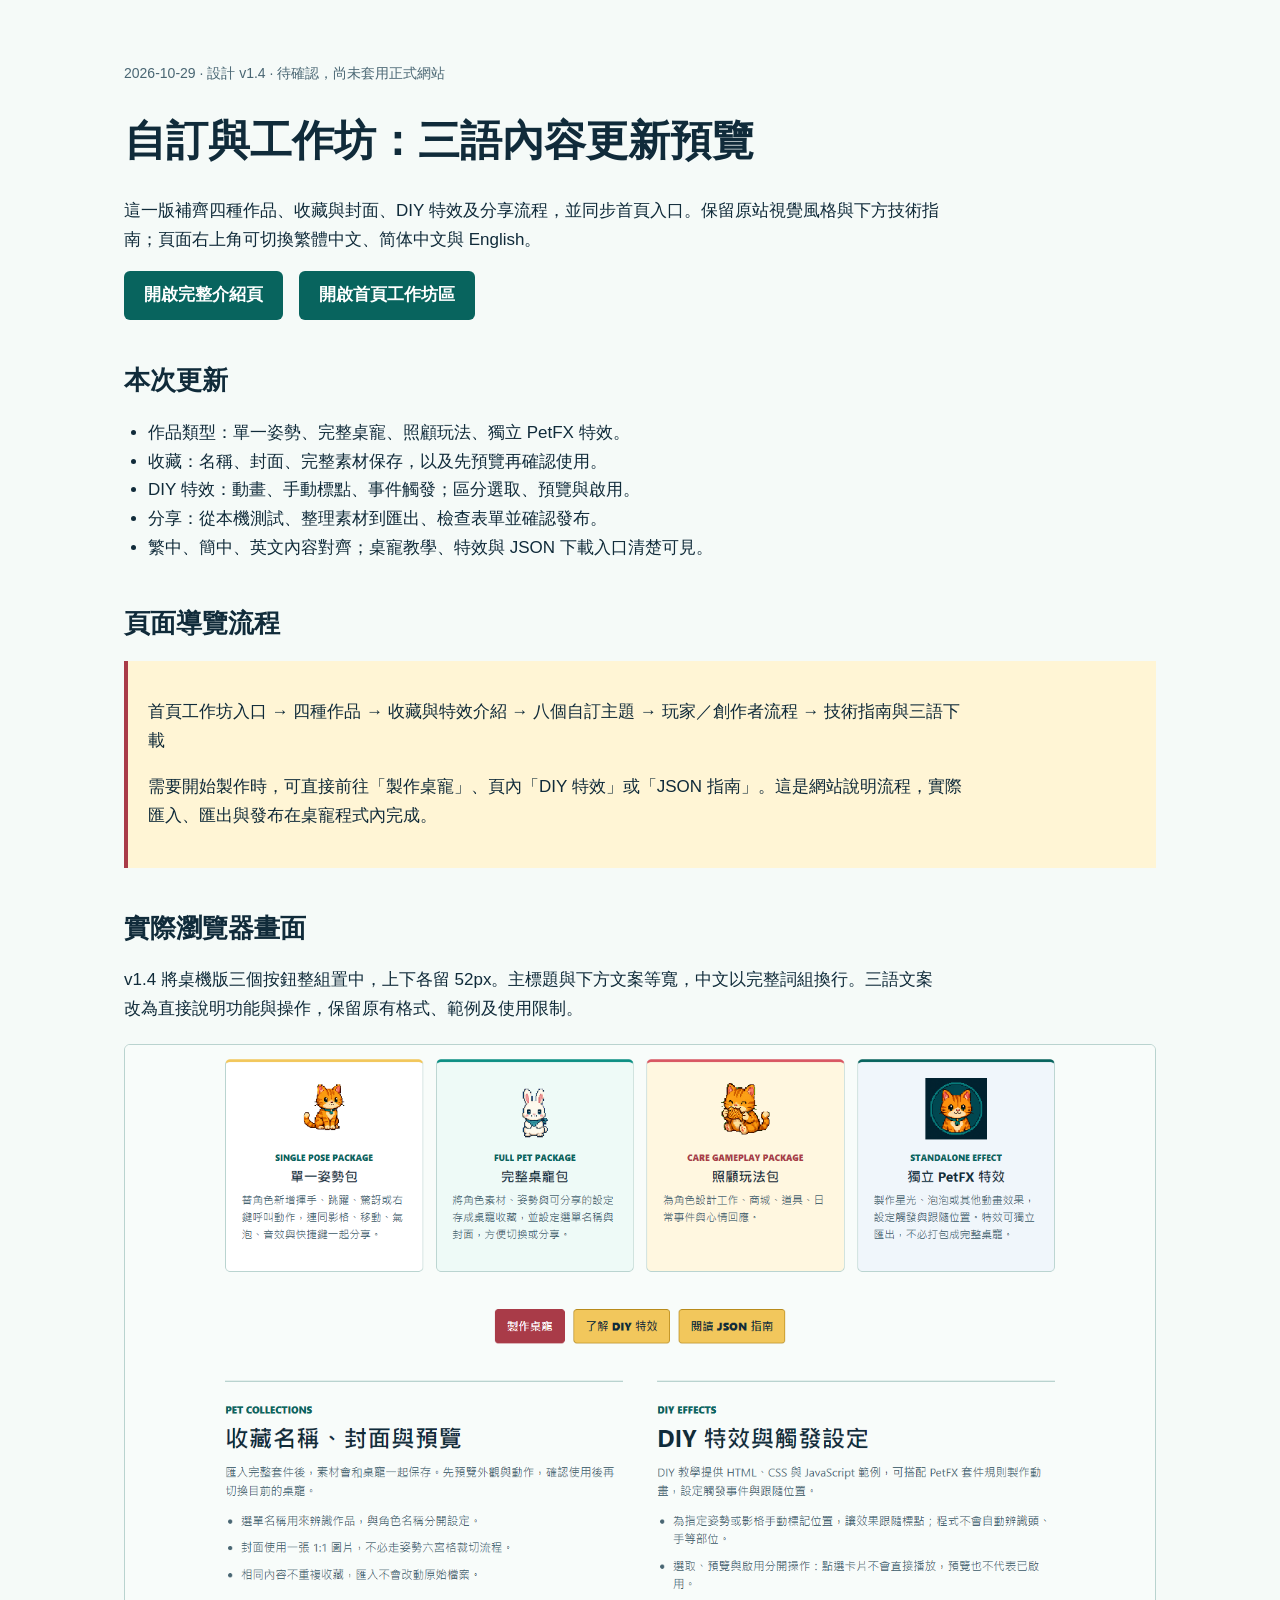
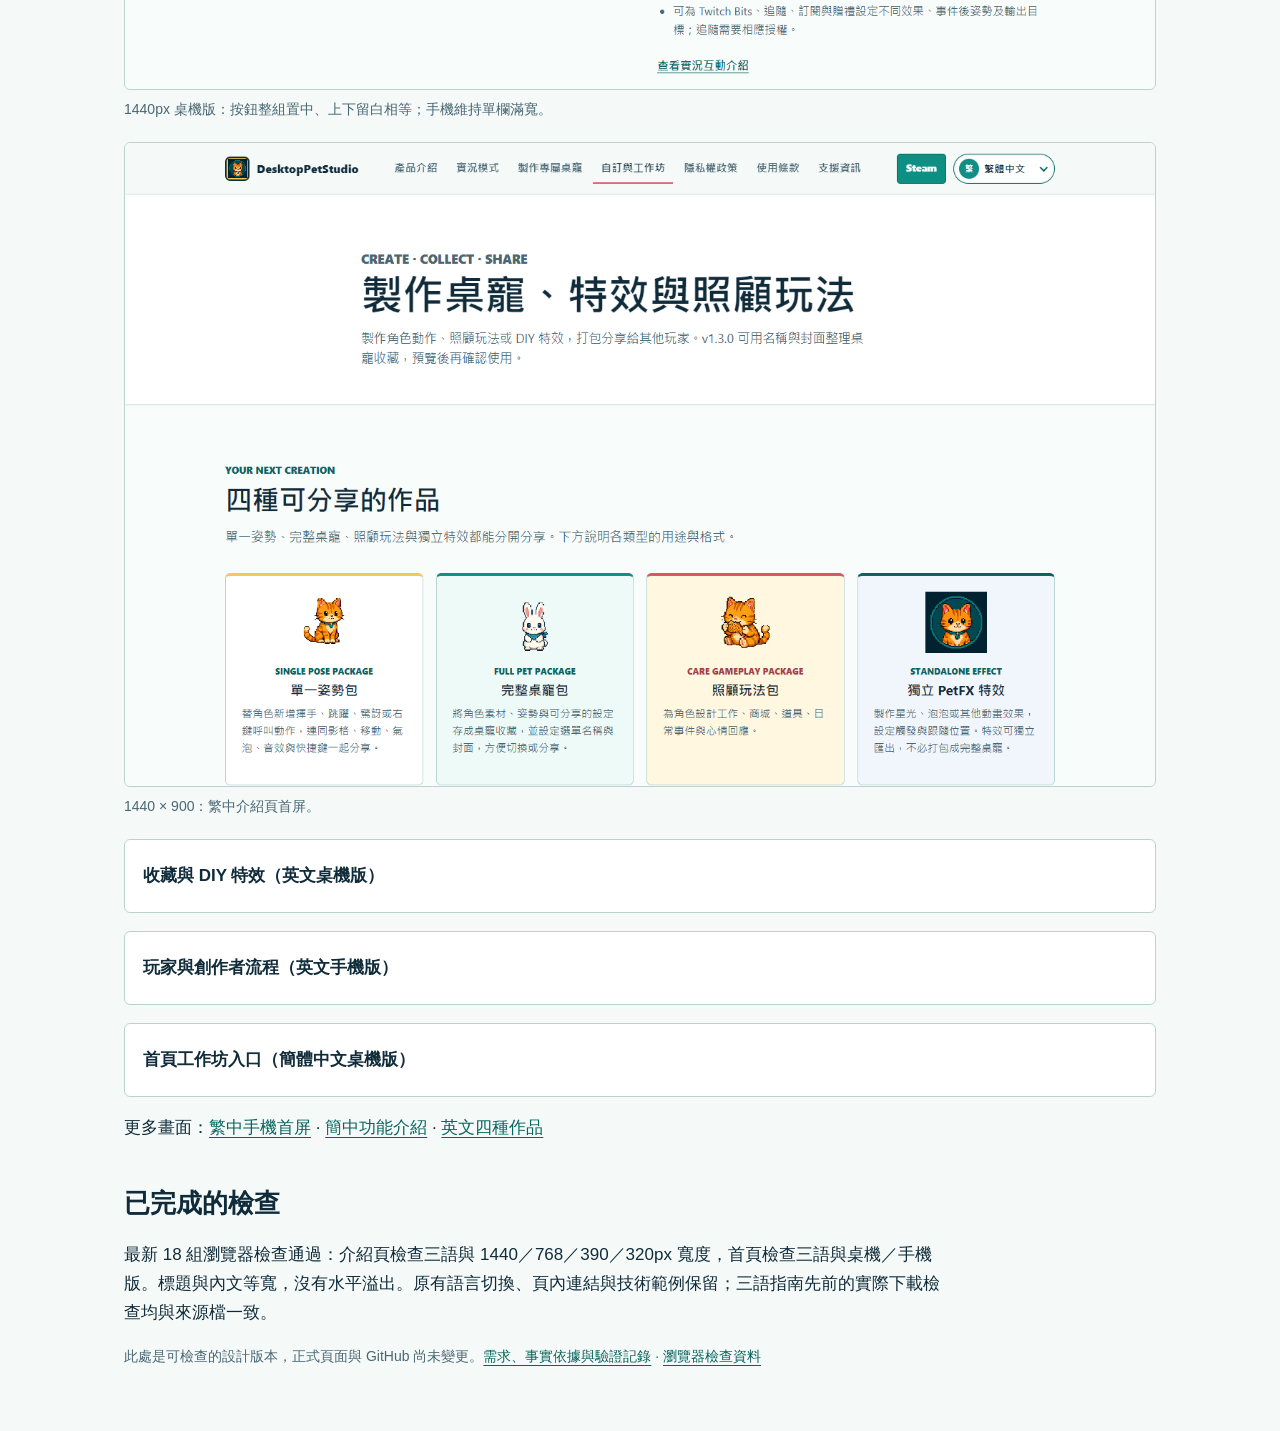
<file: docs/ai-team/design/2026-10-28-creator-overview/review.html>
<!doctype html>
<html lang="zh-Hant"><head><meta charset="utf-8"><meta name="viewport" content="width=device-width,initial-scale=1"><meta name="robots" content="noindex,nofollow"><title>自訂與工作坊三語更新 — v1.4 預覽</title><style>
*{box-sizing:border-box}body{margin:0;background:#f5faf8;color:#102b3a;font:17px/1.7 "Segoe UI","Microsoft JhengHei",sans-serif}main{max-width:1080px;margin:auto;padding:48px 24px}h1,h2{line-height:1.3}h1{font-size:clamp(28px,4vw,42px)}h2{margin-top:44px}p{max-width:820px}a{color:#08645e;text-underline-offset:4px}a:focus-visible,summary:focus-visible{outline:3px solid #102b3a;outline-offset:4px}.actions{display:flex;gap:16px;flex-wrap:wrap}.actions a{display:inline-flex;align-items:center;min-height:48px;padding:10px 20px;background:#08645e;color:#fff;border-radius:6px;text-decoration:none;font-weight:700}.tag{font-size:14px;color:#496673}img{display:block;max-width:100%;height:auto;border:1px solid #b9d3cf;border-radius:6px}figure{margin:20px 0}figcaption{font-size:14px;color:#496673;margin-top:8px}.flow{padding:20px;background:#fff5d5;border-left:4px solid #a93b48}details{margin-top:18px;padding:14px 18px;background:#fff;border:1px solid #b9d3cf;border-radius:6px}summary{cursor:pointer;min-height:44px;display:flex;align-items:center;font-weight:700}.mobile{max-width:390px}ul{padding-left:24px}
</style></head><body><main>
<p class="tag">2026-10-29 · 設計 v1.4 · 待確認，尚未套用正式網站</p>
<h1>自訂與工作坊：三語內容更新預覽</h1>
<p>這一版補齊四種作品、收藏與封面、DIY 特效及分享流程，並同步首頁入口。保留原站視覺風格與下方技術指南；頁面右上角可切換繁體中文、简体中文與 English。</p>
<div class="actions"><a href="creator-json.html">開啟完整介紹頁</a><a href="index.html#workshop">開啟首頁工作坊區</a></div>
<h2>本次更新</h2><ul>
<li>作品類型：單一姿勢、完整桌寵、照顧玩法、獨立 PetFX 特效。</li>
<li>收藏：名稱、封面、完整素材保存，以及先預覽再確認使用。</li>
<li>DIY 特效：動畫、手動標點、事件觸發；區分選取、預覽與啟用。</li>
<li>分享：從本機測試、整理素材到匯出、檢查表單並確認發布。</li>
<li>繁中、簡中、英文內容對齊；桌寵教學、特效與 JSON 下載入口清楚可見。</li>
</ul>
<h2>頁面導覽流程</h2>
<div class="flow"><p>首頁工作坊入口 → 四種作品 → 收藏與特效介紹 → 八個自訂主題 → 玩家／創作者流程 → 技術指南與三語下載</p><p>需要開始製作時，可直接前往「製作桌寵」、頁內「DIY 特效」或「JSON 指南」。這是網站說明流程，實際匯入、匯出與發布在桌寵程式內完成。</p></div>
<h2>實際瀏覽器畫面</h2>
<p>v1.4 將桌機版三個按鈕整組置中，上下各留 52px。主標題與下方文案等寬，中文以完整詞組換行。三語文案改為直接說明功能與操作，保留原有格式、範例及使用限制。</p>
<figure><img src="evidence/overview-v1.4-zh-Hant.png" alt="四張作品卡片下方的三個按鈕置中，上下留白相同"><figcaption>1440px 桌機版：按鈕整組置中、上下留白相等；手機維持單欄滿寬。</figcaption></figure>
<figure><a href="evidence/hero-v1.4-1440-zh-Hant.png"><img src="evidence/hero-v1.4-1440-zh-Hant.png" alt="繁體中文桌機版首屏與四種作品"></a><figcaption>1440 × 900：繁中介紹頁首屏。</figcaption></figure>
<details><summary>收藏與 DIY 特效（英文桌機版）</summary><figure><img src="evidence/overview-v1.4-en.png" alt="英文版收藏及DIY特效說明" loading="lazy"><figcaption>兩個常駐說明區，保留關鍵功能與操作界線。</figcaption></figure></details>
<details><summary>玩家與創作者流程（英文手機版）</summary><figure class="mobile"><img src="evidence/flows-v1.4-390-en.png" alt="英文版玩家及創作者流程，手機單欄" loading="lazy"><figcaption>390px 寬：流程依序呈現。區塊截圖隱藏浮動導覽，完整頁面保留原站導覽。</figcaption></figure></details>
<details><summary>首頁工作坊入口（簡體中文桌機版）</summary><figure><img src="evidence/home-v1.4-1440-zh-Hans.png" alt="簡體中文版首頁工作坊介紹與分享入口" loading="lazy"></figure></details>
<p>更多畫面：<a href="evidence/hero-v1.4-390-zh-Hant.png">繁中手機首屏</a> · <a href="evidence/overview-v1.4-zh-Hans.png">簡中功能介紹</a> · <a href="evidence/overview-v1.4-en.png">英文四種作品</a></p>
<h2>已完成的檢查</h2>
<p>最新 18 組瀏覽器檢查通過：介紹頁檢查三語與 1440／768／390／320px 寬度，首頁檢查三語與桌機／手機版。標題與內文等寬，沒有水平溢出。原有語言切換、頁內連結與技術範例保留；三語指南先前的實際下載檢查均與來源檔一致。</p>
<p class="tag">此處是可檢查的設計版本，正式頁面與 GitHub 尚未變更。<a href="design-review.md">需求、事實依據與驗證記錄</a> · <a href="evidence/browser-v1.4.json">瀏覽器檢查資料</a></p>
</main></body></html>
</file>
<file: assets/css/site.css>
:root {
  --ink: #102b3a;
  --muted: #496673;
  --canvas: #f5faf8;
  --surface: #ffffff;
  --teal: #0d8f84;
  --teal-deep: #08645e;
  --teal-soft: #d9f1ec;
  --coral: #d95763;
  --coral-deep: #a93b48;
  --butter: #f2c75c;
  --butter-soft: #fff5d5;
  --line: #b9d3cf;
  --shadow: 0 16px 34px rgba(16, 43, 58, 0.14);
  --content: min(1160px, calc(100% - 40px));
  --top-button-clearance: 80px;
}

* { box-sizing: border-box; }

html { scroll-behavior: smooth; }

body {
  margin: 0;
  min-width: 320px;
  color: var(--ink);
  background: var(--canvas);
  font-family: "Segoe UI", "Microsoft JhengHei", "Noto Sans TC", Arial, sans-serif;
  font-size: 16px;
  line-height: 1.6;
  text-rendering: optimizeLegibility;
}

button, select { font: inherit; }

a { color: inherit; text-decoration-thickness: 1px; text-underline-offset: 3px; }

a:hover { color: var(--teal-deep); }
a:focus-visible { outline: 3px solid var(--butter); outline-offset: 3px; }

img { display: block; max-width: 100%; }

h1, h2, h3, p { margin-top: 0; }

h1, h2, h3 { line-height: 1.2; letter-spacing: 0; }

h1 { max-width: 14ch; margin-bottom: 20px; font-size: clamp(2.55rem, 5vw, 4.7rem); }

h2 { margin-bottom: 16px; font-size: clamp(1.65rem, 2.8vw, 2.35rem); }

h3 { margin-bottom: 8px; font-size: 1.08rem; }

ul, ol { padding-left: 1.25rem; }

li + li { margin-top: 8px; }

code {
  padding: 2px 5px;
  border-radius: 3px;
  color: var(--teal-deep);
  background: var(--teal-soft);
  font-family: Consolas, "Courier New", monospace;
  font-size: 0.9em;
}

.skip-link {
  position: fixed;
  z-index: 20;
  top: -56px;
  left: 16px;
  padding: 8px 12px;
  color: #fff;
  background: var(--ink);
  transition: top 160ms ease;
}

.skip-link:focus { top: 16px; }

.site-header {
  position: sticky;
  z-index: 10;
  top: 0;
  display: grid;
  grid-template-columns: auto 1fr auto;
  align-items: center;
  gap: 28px;
  min-height: 72px;
  padding: 12px max(20px, calc((100% - 1160px) / 2));
  border-bottom: 1px solid rgba(185, 211, 207, 0.9);
  background: rgba(245, 250, 248, 0.96);
  backdrop-filter: blur(12px);
  transition: box-shadow 180ms ease, background 180ms ease;
}

.site-header.is-scrolled {
  background: rgba(245, 250, 248, 0.99);
  box-shadow: 0 8px 22px rgba(16, 43, 58, 0.1);
}

.brand {
  display: inline-flex;
  align-items: center;
  gap: 10px;
  color: var(--ink);
  text-decoration: none;
  font-weight: 800;
  white-space: nowrap;
}

.brand-mark {
  display: grid;
  width: 34px;
  height: 34px;
  place-items: center;
  overflow: hidden;
  border: 2px solid var(--ink);
  border-radius: 7px;
  background: var(--butter);
}

.brand-mark img { width: 27px; height: 27px; object-fit: contain; image-rendering: pixelated; }

.main-nav { display: flex; justify-content: center; gap: 4px; }

.main-nav a {
  padding: 8px 11px;
  border-bottom: 2px solid transparent;
  color: var(--muted);
  text-decoration: none;
  font-size: 0.94rem;
  font-weight: 700;
}

.main-nav a:hover, .main-nav a[aria-current="page"] { border-color: var(--coral); color: var(--ink); }

.header-actions { display: flex; align-items: center; gap: 10px; }

.header-download {
  display: inline-flex;
  min-height: 42px;
  align-items: center;
  justify-content: center;
  padding: 8px 12px;
  border: 1px solid var(--teal-deep);
  border-radius: 5px;
  color: #fff;
  background: var(--teal);
  font-size: 0.88rem;
  font-weight: 800;
  line-height: 1;
  text-decoration: none;
  white-space: nowrap;
  transition: background 160ms ease, transform 160ms ease;
}

.header-download:hover { color: #fff; background: var(--teal-deep); transform: translateY(-1px); }
.header-download:focus-visible { outline: 3px solid var(--butter); outline-offset: 3px; }

.language-select.is-enhanced { position: absolute; width: 1px; height: 1px; margin: -1px; padding: 0; overflow: hidden; clip: rect(0, 0, 0, 0); white-space: nowrap; border: 0; }
.language-picker { position: relative; min-width: 142px; }
.language-picker-toggle {
  display: grid;
  width: 100%;
  min-height: 42px;
  grid-template-columns: 28px minmax(0, 1fr) 14px;
  gap: 7px;
  align-items: center;
  padding: 6px 12px 6px 7px;
  border: 1px solid var(--teal-deep);
  border-radius: 999px;
  color: var(--ink);
  background: var(--surface);
  box-shadow: inset 0 0 0 2px rgba(13, 143, 132, 0.07);
  cursor: pointer;
  text-align: left;
  transition: border-color 160ms ease, box-shadow 160ms ease, transform 160ms ease;
}
.language-picker-toggle:hover, .language-picker.is-open .language-picker-toggle { border-color: var(--teal); box-shadow: 0 8px 18px rgba(16, 43, 58, 0.12), inset 0 0 0 2px rgba(13, 143, 132, 0.1); transform: translateY(-1px); }
.language-picker-code { display: grid; width: 28px; height: 28px; place-items: center; border-radius: 50%; color: #fff; background: var(--teal); font-size: 0.7rem; font-weight: 800; letter-spacing: 0; }
.language-picker-label { min-width: 0; overflow: hidden; font-size: 0.9rem; font-weight: 800; text-overflow: ellipsis; white-space: nowrap; }
.language-picker-chevron { width: 8px; height: 8px; justify-self: end; border-right: 2px solid var(--teal-deep); border-bottom: 2px solid var(--teal-deep); transform: rotate(45deg) translateY(-2px); transition: transform 160ms ease; }
.language-picker.is-open .language-picker-chevron { transform: rotate(225deg) translate(-2px, -1px); }
.language-picker-options {
  position: absolute;
  z-index: 30;
  top: calc(100% + 8px);
  right: 0;
  display: grid;
  width: max-content;
  min-width: 174px;
  gap: 3px;
  padding: 7px;
  border: 1px solid var(--line);
  border-radius: 13px;
  background: rgba(255, 255, 255, 0.98);
  box-shadow: 0 16px 30px rgba(16, 43, 58, 0.18);
  opacity: 0;
  pointer-events: none;
  transform: translateY(-6px) scale(0.97);
  transform-origin: top right;
  transition: opacity 160ms ease, transform 160ms ease;
}
.language-picker.is-open .language-picker-options { opacity: 1; pointer-events: auto; transform: translateY(0) scale(1); }
.language-picker-option {
  display: grid;
  min-height: 38px;
  grid-template-columns: 28px minmax(0, 1fr) 16px;
  gap: 8px;
  align-items: center;
  padding: 6px 8px;
  border: 0;
  border-radius: 8px;
  color: var(--ink);
  background: transparent;
  cursor: pointer;
  font-size: 0.9rem;
  font-weight: 700;
  text-align: left;
  transition: background 140ms ease, color 140ms ease, transform 140ms ease;
}
.language-picker-option:hover, .language-picker-option:focus-visible { color: var(--teal-deep); background: #e7f7f2; transform: translateX(2px); outline: 0; }
.language-picker-option[aria-selected="true"] { color: #fff; background: var(--teal); }
.language-picker-option .language-picker-code { width: 24px; height: 24px; color: var(--teal-deep); background: #e7f7f2; font-size: 0.64rem; }
.language-picker-option[aria-selected="true"] .language-picker-code { color: var(--teal-deep); background: #fff3c5; }
.language-picker-option-check { color: currentColor; font-size: 0.88rem; font-weight: 800; }

.menu-toggle {
  display: none;
  width: 42px;
  height: 40px;
  border: 1px solid var(--teal-deep);
  border-radius: 5px;
  color: var(--teal-deep);
  background: var(--teal-soft);
  cursor: pointer;
  font-size: 1.35rem;
  line-height: 1;
}

.menu-toggle:hover { background: var(--teal); color: #fff; }

.hero {
  position: relative;
  display: flex;
  align-items: center;
  min-height: min(680px, calc(100svh - 72px));
  overflow: hidden;
  color: #fff;
  background: #123e49 url("../images/hero-pixel-studio-wide.png") center center / cover no-repeat;
  isolation: isolate;
}

.hero::before {
  position: absolute;
  inset: 0;
  content: "";
  background: rgba(8, 43, 54, 0.23);
}

.hero-content { position: relative; z-index: 2; width: min(1080px, calc(100% - 112px)); margin: 0 auto; padding: 72px 0 88px; }

.hero-pet {
  position: fixed;
  z-index: 10;
  right: clamp(28px, 5vw, 88px);
  bottom: clamp(24px, 5vh, 52px);
  width: clamp(106px, 12vw, 176px);
  pointer-events: none;
}

.hero-pet-stage { position: relative; width: 100%; aspect-ratio: 1; }

.hero-pet-frame {
  position: absolute;
  inset: 0;
  width: 100%;
  height: 100%;
  object-fit: contain;
  image-rendering: pixelated;
  opacity: 0;
}

.hero-pet-frame-01 { opacity: 1; }

.hero-pixel {
  position: absolute;
  width: 7px;
  height: 7px;
  background: var(--butter);
  box-shadow: 7px 0 0 var(--butter), 0 7px 0 var(--butter), 7px 7px 0 var(--butter);
}

.hero-pixel-one { top: 4%; left: -26%; }
.hero-pixel-two { top: 28%; right: -25%; transform: scale(0.72); }
.hero-pixel-three { bottom: 20%; left: -13%; transform: scale(0.55); }
.hero-pixel-four { bottom: -7%; right: -10%; transform: scale(0.8); }

.eyebrow {
  display: inline-block;
  margin-bottom: 16px;
  padding: 5px 9px;
  border: 1px solid currentColor;
  border-radius: 4px;
  color: #fff7d8;
  font-size: 0.83rem;
  font-weight: 800;
  letter-spacing: 0;
}

.hero-copy { max-width: 500px; margin-bottom: 28px; font-size: clamp(1.05rem, 1.8vw, 1.25rem); }

.hero-actions, .button-row { display: flex; flex-wrap: wrap; gap: 12px; }

.hero-launch-strip {
  position: absolute;
  z-index: 2;
  display: grid;
  grid-template-columns: minmax(0, 1fr);
  gap: 10px;
  align-items: start;
  right: 0;
  bottom: 34px;
  width: min(56%, 800px);
  box-sizing: border-box;
  min-height: 80px;
  padding: 22px clamp(170px, 17vw, 270px) 22px clamp(28px, 3.5vw, 50px);
  border-top: 3px solid var(--butter);
  border-left: 3px solid var(--coral);
  color: #fff8dc;
  background: rgba(8, 43, 54, 0.88);
  box-shadow: -12px 12px 0 rgba(8, 43, 54, 0.2);
  font-size: clamp(1.14rem, 1.6vw, 1.38rem);
  font-weight: 800;
  line-height: 1.35;
  text-decoration: none;
  transition: background 160ms ease, transform 160ms ease, box-shadow 160ms ease;
}

.hero-launch-strip .hero-launch-date { display: block; }

.hero-launch-strip:hover { color: #fff8dc; background: rgba(8, 43, 54, 0.97); transform: translateX(-4px); }
.hero-launch-strip:focus-visible { outline: 3px solid var(--butter); outline-offset: 4px; }

.hero-launch-strip .hero-launch-discount {
  display: inline-flex;
  align-items: center;
  justify-content: center;
  justify-self: start;
  min-height: 38px;
  padding: 7px 12px;
  border: 1px solid #8c5b07;
  border-radius: 5px;
  color: var(--ink);
  background: var(--butter);
  box-shadow: 3px 3px 0 rgba(8, 43, 54, 0.26);
  font-size: 0.86em;
  font-weight: 900;
  line-height: 1.1;
  text-align: center;
  white-space: nowrap;
}

.hero-launch-strip.is-launch-ended {
  min-height: 68px;
  align-items: center;
}

.hero-launch-strip.is-launch-ended .hero-launch-discount { display: none; }

/* The home-page Steam block is the only embedded purchase surface. */
.steam-download-section {
  padding: clamp(76px, 10vw, 118px) 0;
  border-top: 1px solid var(--line);
  border-bottom: 1px solid var(--line);
  background: #e6f5f1;
}

.steam-download-layout {
  display: grid;
  grid-template-columns: minmax(0, 0.88fr) minmax(0, 1.12fr);
  gap: clamp(30px, 6vw, 80px);
  align-items: center;
}

.steam-download-copy h2 { max-width: 15ch; margin-bottom: 16px; }
.steam-download-copy .lead { margin-bottom: 20px; }
.steam-download-note { max-width: 47ch; margin: 0; color: var(--muted); font-size: 0.94rem; }

.steam-download-card {
  padding: clamp(20px, 3vw, 30px);
  border: 1px solid #79b9ae;
  border-top: 4px solid var(--teal-deep);
  border-radius: 7px;
  background: #f8fcfa;
  box-shadow: var(--shadow);
}

.steam-download-card h3 { margin-bottom: 8px; font-size: clamp(1.28rem, 2.4vw, 1.68rem); }
.steam-download-card > p { margin-bottom: 18px; color: var(--muted); }
.steam-store-widget { display: block; width: min(100%, 646px); height: 190px; margin: 0 auto; border: 0; background: #172c36; }
.steam-store-fallback { margin: 16px 0 0; text-align: center; }
.steam-store-fallback .button { width: min(100%, 320px); }

.button {
  display: inline-flex;
  min-height: 44px;
  align-items: center;
  justify-content: center;
  padding: 10px 16px;
  border: 1px solid transparent;
  border-radius: 5px;
  font-weight: 800;
  text-align: center;
  text-decoration: none;
  cursor: pointer;
  transition: transform 160ms ease, background 160ms ease, color 160ms ease;
}

.button:hover { transform: translateY(-2px); color: inherit; }
.button:focus-visible, .menu-toggle:focus-visible, .language-picker-toggle:focus-visible, summary:focus-visible { outline: 3px solid var(--butter); outline-offset: 3px; }
.button-primary { color: #fff; background: var(--coral); border-color: var(--coral-deep); }
.button-primary:hover { color: #fff; background: var(--coral-deep); }
.button-secondary { color: var(--ink); background: var(--butter); border-color: #b18312; }
.button-secondary:hover { color: var(--ink); background: #ffd871; }
.button-teal { color: #fff; background: var(--teal); border-color: var(--teal-deep); }
.button-teal:hover { color: #fff; background: var(--teal-deep); }
.button-steam { color: #fff; background: var(--teal); border-color: var(--teal-deep); }
.button-steam:hover { color: #fff; background: var(--teal-deep); }

.section { padding: 80px 0; }
.section-inner { width: var(--content); margin: 0 auto; }
.section-soft { background: var(--teal-soft); }
.section-butter { background: var(--butter-soft); }
.section-dark { color: #f7fffd; background: var(--ink); }
main > :last-child { padding-bottom: calc(80px + var(--top-button-clearance)); }
main > .page-hero:last-child { padding-bottom: calc(50px + var(--top-button-clearance)); }

.section-kicker { margin-bottom: 8px; color: var(--teal-deep); font-size: 0.85rem; font-weight: 800; }
.section-dark .section-kicker { color: #8ce8d7; }

.lead { max-width: 720px; color: var(--muted); font-size: 1.12rem; }
.section-dark .lead { color: #c5ded9; }

.feature-grid { display: grid; grid-template-columns: repeat(3, 1fr); gap: 18px; margin-top: 34px; }

.feature-card {
  display: grid;
  grid-template-columns: 72px 1fr;
  gap: 16px;
  min-height: 160px;
  padding: 22px;
  border: 1px solid var(--line);
  border-radius: 7px;
  background: var(--surface);
}

.feature-card > img {
  width: 68px;
  height: 68px;
  object-fit: contain;
  image-rendering: pixelated;
}

.pose-animation {
  position: relative;
  flex: 0 0 auto;
  width: 68px;
  height: 68px;
}

.pose-animation img {
  position: absolute;
  inset: 0;
  width: 100%;
  height: 100%;
  object-fit: contain;
  image-rendering: pixelated;
  opacity: 0;
}

.pose-animation img:first-child { opacity: 1; }

.feature-card p { margin-bottom: 0; color: var(--muted); font-size: 0.95rem; }

.split { display: grid; grid-template-columns: minmax(0, 1.1fr) minmax(280px, 0.9fr); gap: 54px; align-items: center; }

.image-stage {
  min-height: 360px;
  padding: 24px;
  border: 1px solid #79b9ae;
  border-radius: 7px;
  background: #e8f7f3;
}

.image-stage > img { width: 100%; height: 100%; max-height: 330px; object-fit: contain; image-rendering: pixelated; }
.image-stage .pose-animation-stage { width: 100%; height: 100%; min-height: 310px; }

.check-list { list-style: none; padding: 0; }
.check-list li { position: relative; padding-left: 28px; }
.check-list li::before { position: absolute; left: 0; color: var(--coral); content: "■"; font-size: 0.75rem; }

.streamer-section { overflow: hidden; background: #102e38; }
.streamer-section .section-kicker { color: #f3c858; }
.streamer-section h2 { color: #ffffff; }
.streamer-section .lead { color: #d1e4e0; }
.streamer-points { display: grid; gap: 14px; margin: 28px 0; padding: 0; list-style: none; }
.streamer-points li { position: relative; padding-left: 21px; }
.streamer-points li::before { position: absolute; top: 8px; left: 0; width: 8px; height: 8px; border-radius: 50%; background: var(--coral); content: ""; }
.streamer-points strong, .streamer-points span { display: block; }
.streamer-points strong { color: #ffffff; }
.streamer-points span { margin-top: 3px; color: #b6d3cf; }
.streamer-scene { position: relative; min-height: 330px; overflow: hidden; background: repeating-linear-gradient(90deg, rgba(255, 255, 255, 0.035) 0, rgba(255, 255, 255, 0.035) 1px, transparent 1px, transparent 46px), repeating-linear-gradient(0deg, rgba(255, 255, 255, 0.035) 0, rgba(255, 255, 255, 0.035) 1px, transparent 1px, transparent 46px); }
.streamer-scene::after { position: absolute; right: 8%; bottom: 12%; width: 76%; border-bottom: 3px solid rgba(243, 200, 88, 0.65); content: ""; }
.streamer-pet { position: absolute; right: 28%; bottom: 9%; z-index: 2; width: 188px; height: 188px; }
.streamer-chip, .streamer-bubble { position: absolute; z-index: 3; display: inline-block; border-radius: 4px; font-weight: 800; }
.streamer-event-stack { position: absolute; z-index: 3; top: 13%; right: 12%; display: grid; min-width: 104px; gap: 7px; justify-items: stretch; }
.streamer-event-stack .streamer-chip { position: static; padding: 7px 10px; color: #172d36; background: #f3c858; font-size: 0.78rem; text-align: center; }
.streamer-event-stack .streamer-chip-sub { color: #0e423f; background: #9fe6d7; }
.streamer-event-stack .streamer-chip-gift { color: #ffffff; background: var(--coral); }
.streamer-bubble { top: 15%; left: 1%; max-width: 250px; padding: 12px 14px; border: 1px solid #75b8ae; color: #133640; background: #effaf7; line-height: 1.4; }
.streamer-bubble::after { position: absolute; right: 24px; bottom: -9px; width: 16px; height: 16px; border-right: 1px solid #75b8ae; border-bottom: 1px solid #75b8ae; background: #effaf7; content: ""; transform: rotate(45deg); }
.streamer-spark { position: absolute; z-index: 1; width: 12px; height: 12px; background: var(--coral); transform: rotate(45deg); }
.streamer-spark-one { top: 21%; left: 36%; }
.streamer-spark-two { right: 4%; bottom: 28%; width: 8px; height: 8px; background: #f3c858; }

.steps { display: grid; grid-template-columns: repeat(3, 1fr); gap: 20px; margin-top: 28px; }
.step { padding-top: 18px; border-top: 4px solid var(--butter); }
.step strong { display: block; margin-bottom: 8px; color: var(--butter); font-size: 1.45rem; }

.workshop-spotlight { overflow: hidden; }
.workshop-spotlight .lead { max-width: 850px; }
.creator-paths { display: grid; grid-template-columns: repeat(2, minmax(0, 1fr)); gap: 44px; margin-top: 38px; }
.creator-path { padding: 24px 0 6px; border-top: 4px solid var(--teal); }
.creator-path-accent { border-color: var(--coral); }
.creator-path-kicker { margin-bottom: 10px; color: var(--teal-deep); font-size: 0.78rem; font-weight: 800; }
.creator-path-accent .creator-path-kicker { color: var(--coral-deep); }
.creator-flow { display: grid; gap: 18px; margin: 22px 0 26px; padding: 0; list-style: none; counter-reset: creator-flow; }
.creator-flow li { position: relative; min-height: 42px; padding-left: 52px; counter-increment: creator-flow; }
.creator-flow li + li { margin-top: 0; }
.creator-flow li::before { position: absolute; top: 0; left: 0; display: grid; width: 34px; height: 34px; place-items: center; border: 1px solid var(--teal-deep); border-radius: 50%; color: var(--teal-deep); content: counter(creator-flow); font-size: 0.86rem; font-weight: 800; }
.creator-path-accent .creator-flow li::before { border-color: var(--coral-deep); color: var(--coral-deep); }
.creator-flow strong, .creator-flow span { display: block; }
.creator-flow span { color: var(--muted); font-size: 0.95rem; }
.creator-tutorial-link { margin-top: 2px; }
.creator-care-highlight { display: grid; grid-template-columns: minmax(0, 1.25fr) minmax(220px, 0.75fr); align-items: center; gap: clamp(28px, 5vw, 76px); margin-top: 48px; padding: clamp(28px, 4vw, 48px); border-top: 4px solid var(--coral); border-bottom: 1px solid #d8c47e; background: #fff8dc; }
.creator-care-highlight h3 { max-width: 22ch; margin-bottom: 12px; font-size: clamp(1.55rem, 2.7vw, 2.35rem); }
.creator-care-highlight > div > p:not(.creator-path-kicker) { max-width: 680px; color: var(--muted); }
.creator-care-points { display: grid; gap: 10px; margin: 20px 0 24px; padding: 0; list-style: none; }
.creator-care-points li { position: relative; padding-left: 22px; color: var(--muted); }
.creator-care-points li::before { position: absolute; top: 0.55em; left: 0; width: 8px; height: 8px; border-radius: 50%; background: var(--coral); content: ""; }
.creator-care-points strong { color: var(--ink); }
.creator-care-highlight figure { display: grid; min-height: 228px; margin: 0; place-items: center; border-left: 1px solid #d8c47e; }
.creator-care-highlight img { width: min(100%, 250px); max-height: 252px; object-fit: contain; image-rendering: pixelated; }
.creator-care-highlight .creator-care-pet { width: 220px; height: 220px; }
.care-label-stage { position: relative; display: block !important; min-height: 278px !important; overflow: hidden; border: 1px solid #79b9ae !important; border-top: 4px solid var(--teal-deep) !important; border-left: 1px solid #79b9ae !important; border-radius: 6px; background: #effaf7; }
.care-label-stage::after { position: absolute; right: 8%; bottom: 12%; left: 8%; border-bottom: 3px solid #79b9ae; content: ""; }
.care-label-stage .creator-care-pet { position: absolute; z-index: 2; right: 22%; bottom: 12%; width: 196px; height: 196px; }
.care-creator-chip { position: absolute; z-index: 3; top: 18%; left: 11%; padding: 8px 12px; border: 1px solid var(--coral-deep); color: var(--ink); background: var(--butter); font-size: 0.84rem; font-weight: 800; }
.care-creator-chip-shop { top: 38%; right: 8%; left: auto; border-color: var(--teal-deep); background: #b9e8dd; }
.care-creator-chip-event { top: auto; right: 48%; bottom: 18%; left: auto; border-color: #b18312; background: #fff8dc; }
.creator-character-inline { margin: 18px 0 6px; padding: 16px 0 18px; border-top: 1px solid #d8c47e; border-bottom: 1px solid #d8c47e; }
.creator-character-inline > p { margin-bottom: 16px; color: var(--teal-deep); font-size: 0.95rem; font-weight: 800; }
.creator-character-choices { display: grid; grid-template-columns: repeat(3, minmax(0, 1fr)); gap: 10px; }
.creator-character-choices > div { display: grid; justify-items: center; gap: 7px; color: var(--teal-deep); font-size: 0.78rem; font-weight: 800; text-align: center; }
.creator-character-choices .pose-animation { width: 74px; height: 74px; }

.creator-overview-section { overflow: hidden; border-bottom: 1px solid var(--line); background: #f8fcfa; }
.creator-overview-heading { max-width: 820px; }
.creator-overview-heading h2 { max-width: 24ch; }
.creator-pack-grid { display: grid; grid-template-columns: repeat(3, minmax(0, 1fr)); gap: 18px; margin-top: 36px; }
.creator-pack-card { min-height: 286px; padding: 22px; border: 1px solid var(--line); border-top: 4px solid var(--butter); border-radius: 7px; background: var(--surface); }
.creator-pack-card-teal { border-top-color: var(--teal); background: #eefaf7; }
.creator-pack-card-coral { border-top-color: var(--coral); background: #fff7e0; }
.creator-pack-art { display: grid; width: 86px; height: 86px; margin: 0 auto 16px; place-items: center; }
.creator-pack-art img { width: 100%; height: 100%; object-fit: contain; image-rendering: pixelated; }
.creator-card-kicker { margin-bottom: 6px; color: var(--teal-deep); font-size: 0.75rem; font-weight: 800; }
.creator-pack-card-coral .creator-card-kicker { color: var(--coral-deep); }
.creator-pack-card h3 { font-size: 1.18rem; }
.creator-pack-card > .creator-card-kicker, .creator-pack-card > h3 { text-align: center; }
.creator-pack-card > p:not(.creator-card-kicker) { min-height: 74px; margin-bottom: 16px; color: var(--muted); font-size: 0.94rem; text-align: left; }
.creator-pack-card a { color: var(--teal-deep); font-weight: 800; }
.creator-pack-action { display: flex; width: calc((100% - 36px) / 3); margin: 22px auto 0; }
.creator-pack-action .button { width: 100%; min-height: 48px; }
.creator-topic-heading { margin-top: 78px; }
.creator-capability-grid { display: grid; grid-template-columns: minmax(0, 1fr); gap: 12px; margin-top: 32px; }
.creator-capability-card { position: relative; min-height: 0; padding: 0; border: 1px solid var(--line); border-radius: 7px; background: var(--surface); }
.creator-capability-card[open] { padding: 0 20px 20px; border-color: var(--teal); box-shadow: 0 10px 22px rgba(16, 43, 58, 0.08); }
.creator-capability-visual { display: none; }
.creator-capability-visual img { width: 100%; height: 100%; object-fit: contain; image-rendering: pixelated; }
.creator-capability-card summary { position: relative; display: block; min-height: 82px; padding: 17px 76px 17px 20px; list-style: none; color: var(--ink); cursor: pointer; }
.creator-capability-card summary::-webkit-details-marker { display: none; }
.creator-capability-card summary::after { position: absolute; top: 50%; right: 20px; display: grid; width: 36px; height: 36px; place-items: center; border: 1px solid var(--teal-deep); border-radius: 50%; color: var(--teal-deep); background: #effaf7; content: "+"; font-size: 1.35rem; font-weight: 800; line-height: 1; transform: translateY(-50%); }
.creator-capability-card[open] summary { min-height: 82px; margin: 0 -20px; padding: 17px 76px 17px 20px; border-bottom: 1px solid var(--line); }
.creator-capability-card[open] summary::after { right: 20px; width: 36px; height: 36px; color: #fff; background: var(--teal); content: "-"; }
.creator-capability-card summary span, .creator-capability-card summary small { display: block; }
.creator-capability-card summary span { margin-bottom: 5px; font-size: 1.06rem; font-weight: 800; }
.creator-capability-card summary small { color: var(--muted); font-size: 0.87rem; line-height: 1.45; }
.creator-capability-copy { min-width: 0; }
.creator-capability-copy > p { min-height: 0; margin: 0; padding: 0; color: var(--muted); font-size: 0.92rem; }
.creator-capability-list { margin: 18px 0 0; padding: 13px 0 0 20px; border-top: 1px solid var(--line); color: #294755; font-size: 0.9rem; }
.creator-capability-list li + li { margin-top: 5px; }
.creator-capability-card[open] .creator-capability-detail { display: grid; grid-template-columns: minmax(0, 2fr) minmax(96px, 1fr); gap: 20px; align-items: center; padding-top: 16px; }
.creator-capability-card[open] .creator-capability-visual { display: grid; grid-column: 2; grid-row: 1; width: min(100%, 88px); height: 88px; place-self: center end; }
.creator-example-link {
  display: inline-flex;
  min-height: 40px;
  align-items: center;
  justify-content: center;
  margin: 18px 0 0;
  padding: 6px 10px;
  border: 1px solid var(--teal-deep);
  border-radius: 4px;
  color: #fff;
  background: var(--teal);
  font-size: 0.82rem;
  font-weight: 800;
  line-height: 1.2;
  text-decoration: none;
  transition: transform 160ms ease, background 160ms ease;
}
.creator-example-link:hover { color: #fff; background: var(--teal-deep); transform: translateY(-1px); }
.creator-overview-cta { display: grid; grid-template-columns: minmax(0, 1fr) auto; gap: 28px; align-items: center; margin-top: 44px; padding: 28px 30px; border-left: 4px solid var(--coral); background: var(--butter-soft); }
.creator-overview-cta h3 { margin-bottom: 8px; font-size: 1.3rem; }
.creator-overview-cta p:not(.section-kicker) { max-width: 700px; margin-bottom: 0; color: var(--muted); }

.creator-guide-intro { max-width: 780px; }
.creator-guide-layout { display: grid; grid-template-columns: minmax(0, 1.15fr) minmax(290px, 0.85fr); gap: 52px; align-items: start; }
.creator-guide-layout > * { min-width: 0; }
.creator-guide-layout h2 { margin-top: 42px; font-size: 1.55rem; }
.creator-guide-layout h3 { margin-top: 26px; }
.creator-guide-layout p, .creator-guide-layout li { color: #294755; }
.creator-aside { position: sticky; top: 100px; padding: 20px; border: 1px solid var(--line); border-radius: 7px; background: var(--teal-soft); }
.creator-aside > img { display: block; width: min(100%, 256px); height: auto; margin: 0 auto 20px; }
.creator-aside p { margin-bottom: 16px; color: var(--muted); }
.creator-aside > p > a { color: var(--teal-deep); font-weight: 800; }
.creator-aside .button-teal, .creator-aside .button-teal:hover { color: #fff; }
.creator-aside .button-secondary, .creator-aside .button-secondary:hover { color: var(--ink); }
.guide-downloads { display: grid; gap: 10px; margin-top: 22px; }
.guide-downloads .button { width: 100%; min-height: 42px; font-size: 0.9rem; }
.code-panel { overflow: auto; margin: 20px 0; padding: 20px; border: 1px solid #284d59; border-radius: 7px; color: #dff5ee; background: #0d2632; }
.code-panel code { display: block; min-width: 560px; padding: 0; color: inherit; background: transparent; font-size: 0.82rem; line-height: 1.55; white-space: pre; }
.creator-field-list { display: grid; grid-template-columns: repeat(2, minmax(0, 1fr)); gap: 0 24px; }
.creator-field { padding: 15px 0; border-top: 1px solid var(--line); }
.creator-field p { margin: 5px 0 0; font-size: 0.94rem; }
.creator-checklist { padding: 20px 22px; border-left: 4px solid var(--coral); background: var(--butter-soft); }
.creator-guide-topic-map { margin: 24px 0 30px; padding: 20px 22px; border-top: 3px solid var(--teal); border-bottom: 1px solid var(--line); background: #eefaf7; }
.creator-guide-topic-map > p { margin-bottom: 12px; color: var(--teal-deep); font-weight: 800; }
.creator-guide-topic-map ol { display: grid; grid-template-columns: repeat(2, minmax(0, 1fr)); gap: 7px 28px; margin: 0; padding-left: 24px; }
.creator-guide-topic-map li { margin: 0; color: #294755; }
.creator-guide-topic-map a { color: inherit; font-weight: 700; text-decoration-color: rgba(13, 143, 132, 0.42); }
.creator-guide-topic-map a:hover { color: var(--teal-deep); text-decoration-color: currentColor; }

.creator-topic-examples { margin: 36px 0 46px; scroll-margin-top: 94px; }
.creator-topic-examples-heading { max-width: 760px; margin-bottom: 24px; }
.creator-topic-examples-heading h2 { margin: 0 0 10px; font-size: clamp(1.45rem, 2.5vw, 2rem); }
.creator-topic-examples-heading p:not(.section-kicker) { margin: 0; color: var(--muted); }
.creator-topic-example-grid { display: grid; grid-template-columns: repeat(2, minmax(0, 1fr)); gap: 16px; }
.creator-topic-example {
  min-width: 0;
  padding: 20px;
  border: 1px solid var(--line);
  border-top: 4px solid var(--teal);
  border-radius: 7px;
  background: var(--surface);
  scroll-margin-top: 94px;
  transition: border-color 160ms ease, box-shadow 160ms ease, transform 160ms ease;
}
.creator-topic-example:nth-child(3n + 2) { border-top-color: var(--butter); }
.creator-topic-example:nth-child(3n) { border-top-color: var(--coral); }
.creator-topic-example:hover { border-color: var(--teal); box-shadow: 0 12px 24px rgba(16, 43, 58, 0.1); transform: translateY(-2px); }
.creator-topic-example:target { border-color: var(--teal-deep); box-shadow: 0 0 0 4px rgba(13, 143, 132, 0.16), 0 14px 28px rgba(16, 43, 58, 0.12); }
.creator-topic-example-head { display: grid; grid-template-columns: 38px minmax(0, 1fr); gap: 12px; align-items: start; }
.creator-topic-example-number { display: grid; width: 34px; height: 34px; place-items: center; border: 1px solid var(--teal-deep); border-radius: 50%; color: var(--teal-deep); background: #effaf7; font-size: 0.78rem; font-weight: 800; }
.creator-topic-example h3 { margin: 2px 0 5px; font-size: 1.05rem; }
.creator-topic-example p { margin: 0; color: var(--muted); font-size: 0.9rem; }
.creator-topic-code { overflow: auto; margin: 16px 0 0; padding: 14px; border: 1px solid #284d59; border-radius: 5px; color: #dff5ee; background: #0d2632; }
.creator-topic-code code { display: block; min-width: 0; padding: 0; color: inherit; background: transparent; font-size: 0.76rem; line-height: 1.55; white-space: pre; }

.page-hero { padding: 76px 0 50px; border-bottom: 1px solid var(--line); background: var(--surface); }
.page-hero .section-inner { width: var(--content); }
.page-hero h1 { max-width: 20ch; margin-bottom: 14px; font-size: clamp(2.25rem, 4vw, 3.65rem); }
.page-hero p { max-width: 710px; margin-bottom: 0; color: var(--muted); font-size: 1.1rem; }
.page-hero-grid { display: grid; grid-template-columns: minmax(0, 1.2fr) minmax(245px, 0.8fr); gap: clamp(32px, 6vw, 84px); align-items: center; }
.page-hero-copy { min-width: 0; }
.info-hero-scene { position: relative; min-height: 232px; overflow: hidden; border: 1px solid var(--line); border-radius: 7px; }
.info-hero-scene::before { position: absolute; inset: 16px; border: 1px solid rgba(16, 43, 58, 0.16); content: ""; }
.info-hero-scene-privacy { background: #e8f7f3; }
.info-hero-scene-terms { background: #fff8dc; }
.info-hero-scene-support { background: #fff4d5; }
.info-hero-pet { position: absolute; z-index: 3; right: 17%; bottom: 6%; width: 164px; height: 164px; }
.info-scene-shield { position: absolute; top: 18%; left: 16%; width: 78px; height: 94px; border: 4px solid var(--teal-deep); border-radius: 42px 42px 32px 32px; background: #b9e8dd; clip-path: polygon(50% 0, 100% 18%, 89% 72%, 50% 100%, 11% 72%, 0 18%); }
.info-scene-shield::after { position: absolute; top: 24px; left: 21px; width: 28px; height: 34px; border: 3px solid var(--teal-deep); border-radius: 6px; background: #fff8dc; content: ""; }
.info-scene-spark { position: absolute; z-index: 2; width: 10px; height: 10px; background: var(--coral); transform: rotate(45deg); }
.info-scene-spark-one { top: 26%; right: 16%; }
.info-scene-spark-two { bottom: 22%; left: 28%; width: 7px; height: 7px; background: var(--butter); }
.info-scene-sheet { position: absolute; top: 17%; left: 15%; width: 100px; height: 128px; border: 2px solid #b18312; border-radius: 4px; background: #fffdf3; box-shadow: 7px 7px 0 rgba(193, 130, 21, 0.18); }
.info-scene-sheet::before { position: absolute; top: 28px; right: 16px; left: 16px; height: 3px; background: #d8c47e; box-shadow: 0 18px 0 #d8c47e, 0 36px 0 #d8c47e; content: ""; }
.info-scene-sheet-line { position: absolute; z-index: 2; left: 25%; width: 12px; height: 12px; border: 2px solid var(--coral-deep); background: #ffeeb2; transform: rotate(45deg); }
.info-scene-sheet-line-one { top: 28%; }
.info-scene-sheet-line-two { top: 48%; }
.info-scene-lifebuoy { position: absolute; top: 18%; left: 15%; width: 92px; height: 92px; border: 14px solid var(--coral); border-radius: 50%; box-shadow: inset 0 0 0 8px #fffdf3; }
.info-scene-lifebuoy::after { position: absolute; inset: -14px; border: 4px dashed var(--teal-deep); border-radius: 50%; content: ""; opacity: 0.65; }

.section-legal-summary { padding: 34px 0; background: #f8fcfa; }
.legal-summary-grid { display: grid; grid-template-columns: repeat(3, minmax(0, 1fr)); gap: 16px; }
.legal-summary-card { display: grid; min-height: 168px; grid-template-rows: auto auto 1fr; align-content: start; gap: 9px; padding: 20px; border: 1px solid var(--line); border-top: 4px solid var(--teal); border-radius: 7px; color: inherit; background: var(--surface); text-decoration: none; transition: transform 160ms ease, border-color 160ms ease, box-shadow 160ms ease; }
.legal-summary-card:hover { color: inherit; border-color: var(--teal); box-shadow: 0 10px 20px rgba(16, 43, 58, 0.09); transform: translateY(-3px); }
.legal-summary-card strong { color: var(--ink); font-size: 1.04rem; }
.legal-summary-card > span:last-child { color: var(--muted); font-size: 0.92rem; }
.legal-summary-card-butter { border-top-color: #b18312; background: #fffdf3; }
.legal-summary-card-coral { border-top-color: var(--coral); background: #fff8f0; }
.legal-summary-symbol { position: relative; display: block; width: 34px; height: 34px; }
.legal-summary-symbol-device { border: 3px solid var(--teal-deep); border-radius: 4px; background: #b9e8dd; }
.legal-summary-symbol-device::after { position: absolute; right: 6px; bottom: 5px; left: 6px; border-bottom: 3px solid var(--teal-deep); content: ""; }
.legal-summary-symbol-calendar { border: 3px solid #b18312; border-radius: 4px; background: #fff3c5; }
.legal-summary-symbol-calendar::before { position: absolute; top: 6px; right: 5px; left: 5px; border-top: 3px solid #b18312; content: ""; }
.legal-summary-symbol-calendar::after { position: absolute; right: 7px; bottom: 6px; left: 7px; height: 8px; background: #e36d50; content: ""; }
.legal-summary-symbol-switch { border: 3px solid var(--coral-deep); border-radius: 18px; background: #ffe3d8; }
.legal-summary-symbol-switch::after { position: absolute; top: 5px; right: 5px; width: 18px; height: 18px; border-radius: 50%; background: var(--coral); content: ""; }
.legal-summary-symbol-window { border: 3px solid #b18312; border-radius: 4px; background: #fff3c5; }
.legal-summary-symbol-window::before { position: absolute; top: 6px; right: 5px; left: 5px; border-top: 3px solid #b18312; content: ""; }
.legal-summary-symbol-art { border: 3px solid var(--teal-deep); border-radius: 50%; background: #b9e8dd; }
.legal-summary-symbol-art::after { position: absolute; right: 5px; bottom: 5px; left: 5px; height: 11px; background: var(--coral); clip-path: polygon(0 100%, 45% 22%, 68% 58%, 81% 36%, 100% 100%); content: ""; }
.legal-summary-symbol-clock { border: 3px solid var(--coral-deep); border-radius: 50%; background: #ffe3d8; }
.legal-summary-symbol-clock::before { position: absolute; top: 7px; left: 14px; width: 3px; height: 11px; background: var(--coral-deep); content: ""; transform-origin: bottom; transform: rotate(38deg); }

.legal-layout { display: grid; grid-template-columns: minmax(0, 760px) 220px; gap: 64px; }
.legal-copy h2 { margin-top: 42px; font-size: 1.5rem; }
.legal-copy h2[id] { scroll-margin-top: 96px; }
.legal-copy h3 { margin-top: 28px; }
.legal-copy p, .legal-copy li { color: #294755; }
.legal-aside { position: sticky; top: 100px; align-self: start; padding-left: 18px; border-left: 3px solid var(--teal); color: var(--muted); font-size: 0.9rem; }
.legal-aside a { display: block; margin: 8px 0; color: var(--teal-deep); }

.faq-list { display: grid; gap: 12px; width: 100%; max-width: none; }
details { border: 1px solid var(--line); border-radius: 6px; background: var(--surface); }
summary { padding: 15px 18px; color: var(--ink); cursor: pointer; font-weight: 800; }
details p, details ul { margin: 0; padding: 0 18px 18px; color: var(--muted); }
details ul { padding-left: 38px; }
.faq-list details { transition: border-color 160ms ease, box-shadow 160ms ease, background 160ms ease; }
.faq-list details[open] { border-color: var(--teal); box-shadow: 0 8px 18px rgba(16, 43, 58, 0.08); background: #fbfffe; }
.faq-list summary { position: relative; padding-right: 48px; list-style: none; }
.faq-list summary::-webkit-details-marker { display: none; }
.faq-list summary::after { position: absolute; top: 50%; right: 18px; color: var(--teal-deep); content: "+"; font-size: 1.35rem; font-weight: 800; line-height: 1; transform: translateY(-50%); }
.faq-list details[open] summary::after { content: "-"; }

.support-banner { display: grid; grid-template-columns: 1fr auto; gap: 30px; align-items: center; padding: 26px; border: 1px solid #d7b354; border-radius: 7px; background: var(--butter-soft); }
.support-banner p { margin-bottom: 0; color: var(--muted); }
.config-email { color: var(--teal-deep); font-weight: 800; }

.site-footer { padding: 38px 0; color: #c6ded9; background: #0d2632; }
.footer-inner { display: flex; align-items: flex-start; justify-content: space-between; gap: 32px; width: var(--content); margin: 0 auto; }
.footer-brand { color: #fff; font-weight: 800; }
.footer-links { display: flex; flex-wrap: wrap; gap: 14px; }
.footer-links a { color: #c6ded9; }
.footer-note { margin: 10px 0 0; color: #96b7b1; font-size: 0.86rem; }

.back-to-top {
  position: fixed;
  z-index: 30;
  bottom: var(--back-to-top-offset, 80px);
  bottom: max(var(--back-to-top-offset, 72px), env(safe-area-inset-bottom));
  left: 18px;
  left: max(18px, env(safe-area-inset-left));
  display: flex;
  width: 62px;
  height: 62px;
  align-items: center;
  justify-content: center;
  flex-direction: column;
  gap: 0;
  padding: 6px;
  border: 2px solid var(--teal-deep);
  border-radius: 50%;
  color: #fff;
  background: var(--teal);
  box-shadow: 0 10px 20px rgba(16, 43, 58, 0.2), inset 0 0 0 3px rgba(255, 255, 255, 0.18);
  cursor: pointer;
  font-size: 0.72rem;
  font-weight: 800;
  line-height: 1;
  opacity: 0;
  pointer-events: none;
  transform: translateY(10px);
  transition: opacity 180ms ease, transform 180ms ease, background 160ms ease;
}
.back-to-top.is-visible { opacity: 1; pointer-events: auto; transform: translateY(0); }
.back-to-top:hover { background: var(--teal-deep); }
.back-to-top-mark { margin-bottom: 2px; font-size: 1.15rem; line-height: 0.8; }

[data-lang-content][hidden] { display: none !important; }
.sr-only { position: absolute; width: 1px; height: 1px; padding: 0; overflow: hidden; clip: rect(0, 0, 0, 0); white-space: nowrap; border: 0; }

/* Make Your Pet: guided AI Asset Helper walkthrough. */
.make-pet-page-hero { background: #edf8f5; }
.make-pet-page-hero .page-hero-grid { align-items: center; }
.make-pet-page-hero h1 { max-width: 14ch; }
.make-pet-hero-visual {
  position: relative;
  min-height: 286px;
  margin: 0;
  overflow: hidden;
  border: 1px solid #79b9ae;
  border-top: 4px solid var(--teal-deep);
  border-radius: 7px;
  background: #d9f1ec;
  box-shadow: var(--shadow);
}
.make-pet-hero-window {
  display: flex;
  min-height: 44px;
  align-items: center;
  gap: 7px;
  padding: 0 14px;
  border-bottom: 1px solid #79b9ae;
  background: #effaf7;
}
.make-pet-window-dot { width: 9px; height: 9px; border-radius: 50%; background: var(--coral); }
.make-pet-window-dot:nth-child(2) { background: var(--butter); }
.make-pet-window-dot:nth-child(3) { background: var(--teal); }
.make-pet-window-title { margin-left: 8px; color: var(--teal-deep); font-size: 0.84rem; font-weight: 800; }
.make-pet-hero-board { position: relative; min-height: 238px; overflow: hidden; }
.make-pet-reference-card, .make-pet-prompt-card, .make-pet-frame-chip {
  position: absolute;
  display: inline-flex;
  min-height: 34px;
  align-items: center;
  padding: 5px 9px;
  border: 1px solid currentColor;
  border-radius: 4px;
  font-size: 0.78rem;
  font-weight: 800;
}
.make-pet-reference-card { top: 26px; left: 9%; color: var(--coral-deep); background: #fff4d5; }
.make-pet-prompt-card { top: 62px; right: 9%; color: var(--teal-deep); background: #d8f2ec; }
.make-pet-frame-chip { right: 16%; bottom: 23px; color: #8c5b07; background: #fff2bf; }
.make-pet-hero-pet { position: absolute; right: 33%; bottom: 12px; width: 150px; height: 150px; }

.make-pet-overview { padding: 56px 0; }
.make-pet-overview h2 { max-width: 20ch; }
.make-pet-progress {
  display: grid;
  grid-template-columns: repeat(4, minmax(0, 1fr));
  gap: 16px;
  margin: 32px 0 0;
  padding: 0;
  list-style: none;
}
.make-pet-progress li {
  position: relative;
  display: grid;
  min-height: 142px;
  grid-template-columns: 42px minmax(0, 1fr);
  grid-template-rows: auto 1fr;
  column-gap: 12px;
  align-content: start;
  padding: 20px;
  border: 1px solid var(--line);
  border-top: 4px solid var(--teal);
  border-radius: 7px;
  background: var(--surface);
}
.make-pet-progress li:nth-child(2) { border-top-color: var(--butter); }
.make-pet-progress li:nth-child(3) { border-top-color: var(--coral); }
.make-pet-progress li:nth-child(4) { border-top-color: #447c9e; }
.make-pet-progress span { display: grid; width: 36px; height: 36px; grid-row: 1 / span 2; place-items: center; border: 1px solid var(--teal-deep); border-radius: 50%; color: var(--teal-deep); background: #effaf7; font-size: 0.86rem; font-weight: 800; }
.make-pet-progress li:nth-child(2) span { border-color: #b18312; color: #8c5b07; background: #fff7dc; }
.make-pet-progress li:nth-child(3) span { border-color: var(--coral-deep); color: var(--coral-deep); background: #fff0e9; }
.make-pet-progress li:nth-child(4) span { border-color: #2c6284; color: #24546f; background: #edf7fc; }
.make-pet-progress strong { align-self: center; color: var(--ink); font-size: 1.02rem; }
.make-pet-progress small { align-self: start; color: var(--muted); font-size: 0.9rem; line-height: 1.55; }

.make-pet-flow { padding-top: 78px; }
.make-pet-flow .section-inner { display: grid; gap: 68px; }
.make-pet-step { display: grid; grid-template-columns: minmax(0, 0.92fr) minmax(360px, 1.08fr); gap: clamp(32px, 5vw, 76px); align-items: center; }
.make-pet-step-reverse .make-pet-step-copy { order: 2; }
.make-pet-step-reverse .make-pet-screenshot { order: 1; }
.make-pet-step-copy { min-width: 0; padding: 8px 0 8px 24px; border-left: 4px solid var(--teal); }
.make-pet-step:nth-child(2) .make-pet-step-copy { border-left-color: #c18a1a; }
.make-pet-step:nth-child(3) .make-pet-step-copy { border-left-color: var(--coral); }
.make-pet-step:nth-child(4) .make-pet-step-copy { border-left-color: #447c9e; }
.make-pet-step-number { margin-bottom: 10px; color: var(--teal-deep); font-size: 0.85rem; font-weight: 800; }
.make-pet-step:nth-child(2) .make-pet-step-number { color: #8c5b07; }
.make-pet-step:nth-child(3) .make-pet-step-number { color: var(--coral-deep); }
.make-pet-step:nth-child(4) .make-pet-step-number { color: #24546f; }
.make-pet-step h2 { max-width: 18ch; }
.make-pet-step-copy > p:not(.make-pet-step-number) { color: var(--muted); }
.make-pet-step-note { margin: 22px 0 0; padding: 14px 16px; border-left: 3px solid var(--teal); color: #294755 !important; background: #e8f7f3; font-size: 0.95rem; }
.make-pet-step:nth-child(2) .make-pet-step-note { border-left-color: #c18a1a; background: #fff8df; }
.make-pet-step:nth-child(3) .make-pet-step-note { border-left-color: var(--coral); background: #fff1ec; }
.make-pet-step:nth-child(4) .make-pet-step-note { border-left-color: #447c9e; background: #edf7fc; }
.make-pet-screenshot { margin: 0; overflow: hidden; border: 1px solid var(--line); border-radius: 7px; background: #eef5f3; box-shadow: 0 14px 28px rgba(16, 43, 58, 0.1); }
.make-pet-screenshot img { width: 100%; height: auto; max-height: 520px; object-fit: contain; background: #fff; }
.make-pet-screenshot figcaption { padding: 12px 16px; border-top: 1px solid var(--line); color: var(--muted); background: #fbfffe; font-size: 0.88rem; }
.make-pet-screenshot-portrait { max-width: 620px; justify-self: end; }

.make-pet-preflight-visual { margin: 0; overflow: hidden; border: 1px solid var(--line); border-top: 4px solid var(--coral); border-radius: 7px; background: var(--surface); box-shadow: 0 14px 28px rgba(16, 43, 58, 0.1); }
.make-pet-preflight-toolbar { display: flex; align-items: center; justify-content: space-between; gap: 12px; padding: 11px 14px; border-bottom: 1px solid var(--line); color: var(--muted); background: #fbfffe; font-family: Consolas, "Courier New", monospace; font-size: 0.78rem; }
.make-pet-local-chip { padding: 3px 7px; border: 1px solid var(--teal); border-radius: 999px; color: var(--teal-deep); background: #e7f7f2; font-family: inherit; font-weight: 800; }
.make-pet-checker { position: relative; min-height: 282px; overflow: hidden; background-color: #f4fbf9; background-image: linear-gradient(45deg, #e1f1ed 25%, transparent 25%), linear-gradient(-45deg, #e1f1ed 25%, transparent 25%), linear-gradient(45deg, transparent 75%, #e1f1ed 75%), linear-gradient(-45deg, transparent 75%, #e1f1ed 75%); background-position: 0 0, 0 12px, 12px -12px, -12px 0; background-size: 24px 24px; }
.make-pet-color-swatch { position: absolute; z-index: 2; width: 30px; height: 30px; border: 2px solid var(--ink); border-radius: 50%; box-shadow: 0 0 0 4px rgba(255, 255, 255, 0.62); }
.make-pet-color-swatch-teal { top: 26px; left: 28px; background: var(--teal); }
.make-pet-color-swatch-butter { top: 68px; left: 50px; background: var(--butter); }
.make-pet-crop-guide { position: absolute; top: 28px; right: 44px; bottom: 28px; left: 30%; border: 2px dashed var(--coral-deep); box-shadow: inset 0 0 0 2px rgba(255, 255, 255, 0.72); }
.make-pet-crop-guide::before, .make-pet-crop-guide::after { position: absolute; width: 12px; height: 12px; border: 2px solid var(--coral-deep); background: #fff6de; content: ""; }
.make-pet-crop-guide::before { top: -8px; left: -8px; }
.make-pet-crop-guide::after { right: -8px; bottom: -8px; }
.make-pet-preflight-pet { position: absolute; z-index: 3; right: 37%; bottom: 22px; width: 166px; height: 166px; }
.make-pet-preflight-visual figcaption { display: grid; grid-template-columns: repeat(2, minmax(0, 1fr)); gap: 0; border-top: 1px solid var(--line); background: #fbfffe; }
.make-pet-preflight-visual figcaption > div { padding: 15px 16px; }
.make-pet-preflight-visual figcaption > div + div { border-left: 1px solid var(--line); }
.make-pet-preflight-visual figcaption strong, .make-pet-preflight-visual figcaption span { display: block; }
.make-pet-preflight-visual figcaption strong { margin-bottom: 4px; color: var(--ink); font-size: 0.92rem; }
.make-pet-preflight-visual figcaption span { color: var(--muted); font-size: 0.84rem; line-height: 1.45; }

.make-pet-finish { padding: 64px 0; }
.make-pet-finish-inner { display: grid; grid-template-columns: minmax(0, 1fr) auto; gap: 34px; align-items: center; padding: 28px; border: 1px solid #d7b354; border-top: 4px solid #c18a1a; border-radius: 7px; background: #fffdf3; }
.make-pet-finish h2 { max-width: 21ch; }
.make-pet-finish p:not(.section-kicker) { max-width: 700px; margin-bottom: 0; color: var(--muted); }
.make-pet-finish .button-row { justify-content: flex-end; }

@media (max-width: 1060px) {
  .site-header { grid-template-columns: 1fr auto; gap: 12px; }
  .menu-toggle { display: block; }
  .main-nav { display: none; grid-column: 1 / -1; grid-row: 2; justify-content: stretch; flex-direction: column; padding-top: 8px; border-top: 1px solid var(--line); }
  .main-nav.is-open { display: flex; }
  .main-nav a { padding: 10px 4px; }
  .header-actions { gap: 8px; }
  .language-picker { min-width: 132px; }
  .feature-grid { grid-template-columns: repeat(2, 1fr); }
  .split, .legal-layout { grid-template-columns: 1fr; gap: 32px; }
  .creator-paths, .creator-care-highlight, .creator-guide-layout { grid-template-columns: 1fr; gap: 28px; }
  .creator-pack-grid { grid-template-columns: 1fr; }
  .creator-pack-card { min-height: 0; }
  .creator-pack-card p:not(.creator-card-kicker) { min-height: 0; }
  .creator-pack-action { width: 100%; }
  .creator-capability-grid { grid-template-columns: 1fr; }
  .creator-topic-example-grid { grid-template-columns: 1fr; }
  .make-pet-progress { grid-template-columns: 1fr; }
  .make-pet-progress li { min-height: 0; }
  .make-pet-step { grid-template-columns: 1fr; gap: 26px; }
  .make-pet-step-reverse .make-pet-step-copy, .make-pet-step-reverse .make-pet-screenshot { order: initial; }
  .make-pet-screenshot-portrait { max-width: none; justify-self: stretch; }
  .make-pet-finish-inner { grid-template-columns: 1fr; }
  .make-pet-finish .button-row { justify-content: flex-start; }
  .creator-care-highlight figure:not(.care-label-stage) { min-height: 0; padding-top: 24px; border-top: 1px solid #d8c47e; border-left: 0; }
  .creator-care-highlight .creator-care-pet { width: 164px; height: 164px; }
  .care-label-stage { min-height: 292px !important; padding: 0 !important; border: 1px solid #79b9ae !important; border-top: 4px solid var(--teal-deep) !important; }
  .creator-care-highlight .care-label-stage .creator-care-pet { right: 25%; bottom: 12%; width: 188px; height: 188px; }
  .page-hero-grid { grid-template-columns: 1fr; gap: 26px; }
  .info-hero-scene { min-height: 210px; }
  .legal-summary-grid { grid-template-columns: 1fr; }
  .legal-aside { position: static; order: -1; padding: 14px 0 0; border-top: 3px solid var(--teal); border-left: 0; }
  .creator-aside { position: static; order: 0; }
  .steps { grid-template-columns: 1fr; }
  .steam-download-layout { grid-template-columns: 1fr; gap: 30px; }
  .steam-download-copy h2 { max-width: 20ch; }
}

@media (max-width: 600px) {
  :root { --content: min(calc(100% - 32px), 1160px); }
  body { padding-top: 64px; }
  .site-header { position: fixed; top: 0; right: 0; left: 0; width: 100%; min-height: 64px; padding: 10px 16px; }
  .header-actions { gap: 7px; }
  .header-download { min-height: 42px; padding: 8px 9px; font-size: 0.76rem; }
  .language-picker { min-width: 42px; }
  .language-picker-toggle { width: 42px; min-height: 42px; grid-template-columns: 1fr; justify-items: center; padding: 6px; border-radius: 50%; }
  .language-picker-toggle .language-picker-label, .language-picker-toggle .language-picker-chevron { display: none; }
  .language-picker-options { right: -48px; min-width: 172px; }
  .brand { font-size: 0.93rem; }
  .brand-mark { width: 30px; height: 30px; }
  .hero { min-height: calc(100svh - 64px); background-position: center; background-size: auto 100%; }
  .hero::before { background: rgba(8, 43, 54, 0.46); }
  .hero-content { width: min(calc(100% - 48px), 1080px); padding: 56px 0 70px; }
  .hero-actions .button-steam { display: none; }
  .hero-pet { right: 16px; bottom: 18px; width: 76px; }
  .hero-launch-strip {
    grid-template-columns: minmax(0, 1fr);
    gap: 8px;
    right: 0;
    bottom: 34px;
    width: calc(100% - 24px);
    min-height: 104px;
    padding: 16px 96px 16px 22px;
    font-size: 1.14rem;
  }
  .steam-download-section { padding: 72px 0 calc(114px + var(--top-button-clearance)); }
  .steam-download-card { padding: 18px; }
  .steam-store-widget { height: 190px; }
  .hero-launch-strip .hero-launch-discount {
    justify-self: start;
    min-height: 32px;
    padding: 5px 9px;
    font-size: 0.82em;
  }
  .hero-pixel-one { left: -16%; }
  .hero-pixel-two { right: -12%; }
  h1 { font-size: 2.6rem; }
  .hero-copy { font-size: 1rem; }
  .section { padding: 56px 0; }
  main > :last-child { padding-bottom: calc(56px + var(--top-button-clearance)); }
  main > .page-hero:last-child { padding-bottom: calc(38px + var(--top-button-clearance)); }
  .feature-grid { grid-template-columns: 1fr; }
  .feature-card { grid-template-columns: 62px 1fr; padding: 18px; }
  .feature-card > img, .feature-card .pose-animation { width: 58px; height: 58px; }
  .streamer-scene { min-height: 270px; }
  .streamer-pet { right: 26%; width: 152px; height: 152px; }
  .streamer-event-stack { top: 12%; right: 8%; min-width: 92px; gap: 5px; }
  .streamer-event-stack .streamer-chip { padding: 6px 7px; font-size: 0.69rem; }
  .streamer-bubble { left: 0; max-width: 210px; font-size: 0.84rem; }
  .page-hero { padding: 52px 0 38px; }
  .info-hero-scene { min-height: 196px; }
  .info-hero-pet { right: 15%; width: 146px; height: 146px; }
  .info-scene-lifebuoy { width: 76px; height: 76px; border-width: 12px; }
  .support-banner { grid-template-columns: 1fr; gap: 14px; padding: 20px; }
  .creator-character-choices .pose-animation { width: 58px; height: 58px; }
  .creator-field-list { grid-template-columns: 1fr; }
  .creator-guide-topic-map ol { grid-template-columns: 1fr; }
  .creator-topic-heading { margin-top: 56px; }
  .creator-capability-grid { grid-template-columns: 1fr; }
  .creator-capability-card summary { min-height: 78px; padding-right: 76px; }
  .creator-capability-card summary::after { right: 18px; }
  .creator-capability-card[open] { padding: 0 18px 18px; }
  .creator-capability-card[open] summary { min-height: 78px; margin: 0 -18px; padding: 15px 76px 15px 18px; }
  .creator-capability-card[open] summary::after { right: 18px; width: 36px; height: 36px; }
  .creator-capability-card[open] .creator-capability-detail { grid-template-columns: minmax(0, 2fr) minmax(62px, 1fr); gap: 14px; padding-top: 14px; }
  .creator-capability-card[open] .creator-capability-visual { width: min(100%, 68px); height: 68px; }
  .creator-topic-examples { margin: 28px 0 36px; }
  .creator-topic-example { padding: 18px; }
  .home-page main > .section:not(.hero) .button-row { justify-content: center; }
  .back-to-top { left: 14px; left: max(14px, env(safe-area-inset-left)); }
  .creator-overview-cta { grid-template-columns: 1fr; gap: 18px; padding: 24px 20px; }
  .creator-overview-cta .button { width: 100%; }
  .make-pet-page-hero h1 { max-width: 13ch; }
  .make-pet-hero-visual { min-height: 250px; }
  .make-pet-hero-board { min-height: 202px; }
  .make-pet-hero-pet { right: 31%; width: 132px; height: 132px; }
  .make-pet-reference-card { top: 18px; left: 8%; }
  .make-pet-prompt-card { top: 46px; right: 7%; }
  .make-pet-frame-chip { right: 12%; bottom: 16px; }
  .make-pet-flow { padding-top: 58px; }
  .make-pet-flow .section-inner { gap: 48px; }
  .make-pet-step-copy { padding-left: 18px; }
  .make-pet-step h2 { max-width: none; }
  .make-pet-preflight-visual figcaption { grid-template-columns: 1fr; }
  .make-pet-preflight-visual figcaption > div + div { border-top: 1px solid var(--line); border-left: 0; }
  .make-pet-preflight-pet { right: 30%; width: 150px; height: 150px; }
  .make-pet-crop-guide { right: 24px; left: 28%; }
  .make-pet-finish-inner { padding: 22px; }
  .footer-inner { flex-direction: column; gap: 18px; }
}

@media (prefers-reduced-motion: no-preference) {
  .motion-ready .make-pet-hero-pet { transform-origin: center bottom; animation: make-pet-curious-hop 3.4s ease-in-out infinite; }
  .motion-ready .make-pet-reference-card { animation: make-pet-label-drift 3.8s ease-in-out infinite; }
  .motion-ready .make-pet-prompt-card { animation: make-pet-label-drift 3.8s ease-in-out -1.9s infinite; }
  .motion-ready .make-pet-color-swatch { animation: make-pet-swatch-pulse 2.9s ease-in-out infinite; }
  .motion-ready .make-pet-color-swatch-butter { animation-delay: -1.45s; }
  .motion-ready .make-pet-preflight-pet { transform-origin: center bottom; animation: make-pet-curious-hop 3.1s ease-in-out infinite; }

  @keyframes make-pet-curious-hop {
    0%, 100% { transform: translateY(0) rotate(0deg); }
    42% { transform: translateY(-5px) rotate(-1deg); }
    62% { transform: translateY(1px) rotate(1deg); }
  }

  @keyframes make-pet-label-drift {
    0%, 100% { transform: translateY(0) rotate(0deg); }
    50% { transform: translateY(-4px) rotate(-1deg); }
  }

  @keyframes make-pet-swatch-pulse {
    0%, 100% { transform: scale(1); box-shadow: 0 0 0 4px rgba(255, 255, 255, 0.62); }
    50% { transform: scale(1.13); box-shadow: 0 0 0 7px rgba(255, 255, 255, 0.46); }
  }
}

@media (prefers-reduced-motion: no-preference) {
  .hero-pet {
    animation: hero-curious-wander 5.8s ease-in-out infinite;
  }

  .hero-pet-frame { transform-origin: center bottom; animation: hero-walk-cycle 1s steps(1, end) infinite; }
  .hero-pet-frame-02 { animation-delay: -0.833s; }
  .hero-pet-frame-03 { animation-delay: -0.667s; }
  .hero-pet-frame-04 { animation-delay: -0.5s; }
  .hero-pet-frame-05 { animation-delay: -0.333s; }
  .hero-pet-frame-06 { animation-delay: -0.167s; }

  .pose-animation img { animation: pose-frame-cycle 1s steps(1, end) infinite; }
  .pose-animation img:nth-child(2) { animation-delay: -0.833s; }
  .pose-animation img:nth-child(3) { animation-delay: -0.667s; }
  .pose-animation img:nth-child(4) { animation-delay: -0.5s; }
  .pose-animation img:nth-child(5) { animation-delay: -0.333s; }
  .pose-animation img:nth-child(6) { animation-delay: -0.167s; }

  .hero-pixel {
    opacity: 0;
    animation: hero-pixel-spark 2.7s steps(2, end) infinite;
  }

  .hero-pixel-two { animation-delay: -0.7s; }
  .hero-pixel-three { animation-delay: -1.35s; }
  .hero-pixel-four { animation-delay: -2.05s; }

  @media (hover: hover) {
    .hero:hover .hero-pet-stage {
      animation: hero-happy-hop 620ms ease-in-out 1;
    }
  }

  .motion-ready [data-reveal] {
    opacity: 0;
    transform: translateY(16px);
    transition: opacity 520ms ease, transform 520ms ease;
    transition-delay: calc(var(--reveal-order, 0) * 70ms);
  }

  .motion-ready [data-reveal].is-visible {
    opacity: 1;
    transform: translateY(0);
  }

  .motion-ready .hero-content.is-visible {
    transition-duration: 680ms;
  }

  .motion-ready .feature-card > img {
    transform-origin: center bottom;
    animation: pixel-companion-bob 2.8s ease-in-out infinite;
  }

  .motion-ready .feature-card:nth-child(2n) > img { animation-delay: -0.7s; }
  .motion-ready .feature-card:nth-child(3n) > img { animation-delay: -1.35s; }

  .motion-ready .image-stage > img {
    transform-origin: center top;
    animation: pixel-hang-sway 3.4s ease-in-out infinite;
  }

  .motion-ready .info-hero-pet { transform-origin: center bottom; animation: pixel-companion-bob 2.8s ease-in-out infinite; }
  .motion-ready .info-scene-spark { animation: hero-pixel-spark 2.4s steps(2, end) infinite; }
  .motion-ready .info-scene-spark-two { animation-delay: -1.1s; }
  .motion-ready .info-scene-sheet { animation: info-sheet-settle 4.4s ease-in-out infinite; }
  .motion-ready .legal-summary-card:nth-child(2n) .legal-summary-symbol { animation: info-symbol-pop 3.5s ease-in-out infinite; }

  .motion-ready .streamer-pet { transform-origin: center bottom; animation: pixel-companion-bob 2.4s ease-in-out infinite; }
  .motion-ready .streamer-event-stack .streamer-chip { animation: streamer-chip-pop 2.6s ease-in-out infinite; }
  .motion-ready .streamer-event-stack .streamer-chip-sub { animation-delay: -0.9s; }
  .motion-ready .streamer-event-stack .streamer-chip-gift { animation-delay: -1.8s; }
  .motion-ready .streamer-bubble { animation: streamer-bubble-float 3.4s ease-in-out infinite; }
  .motion-ready .streamer-spark { animation: hero-pixel-spark 2.1s steps(2, end) infinite; }
  .motion-ready .streamer-spark-two { animation-delay: -1.05s; }

  .motion-ready .creator-pack-art img, .motion-ready .creator-capability-visual img { transform-origin: center bottom; animation: pixel-companion-bob 2.8s ease-in-out infinite; }
  .motion-ready .creator-pack-art-pose img, .motion-ready .visual-dialogue img { animation-name: creator-idle-breathe; }
  .motion-ready .creator-pack-art-pet img, .motion-ready .visual-character img { animation-name: creator-character-wave; }
  .motion-ready .creator-pack-art-care img, .motion-ready .visual-care img { animation-name: creator-nibble; }
  .motion-ready .visual-motion img { animation-name: creator-walk-across; }
  .motion-ready .visual-focus img { animation-name: creator-focus-pulse; }
  .motion-ready .visual-stream img { animation-name: creator-stream-pop; }
  .motion-ready .visual-prompt img { animation-name: creator-prompt-lift; }
  .motion-ready .visual-share img { animation-name: creator-share-pulse; }
  .motion-ready .creator-capability-card:nth-child(2n) .creator-capability-visual img { animation-delay: -0.7s; }
  .motion-ready .creator-capability-card:nth-child(3n) .creator-capability-visual img { animation-delay: -1.35s; }

  .motion-ready .feature-card:hover > img {
    animation-play-state: paused;
    transform: translateY(-3px) scale(1.04);
  }

  .motion-ready .feature-card {
    transition: border-color 160ms ease, box-shadow 160ms ease;
  }

  .motion-ready .feature-card:hover {
    border-color: var(--teal);
    box-shadow: 0 10px 20px rgba(16, 43, 58, 0.1);
  }

  @keyframes pixel-companion-bob {
    0%, 100% { transform: translateY(0); }
    50% { transform: translateY(-4px); }
  }

  @keyframes pixel-hang-sway {
    0%, 100% { transform: rotate(-1.5deg) translateY(0); }
    50% { transform: rotate(1.5deg) translateY(3px); }
  }

  @keyframes hero-curious-wander {
    0%, 100% { transform: translate(0, 0) rotate(0deg); }
    28% { transform: translate(-16px, -8px) rotate(-2deg); }
    55% { transform: translate(18px, -3px) rotate(2deg); }
    76% { transform: translate(5px, -10px) rotate(-1deg); }
  }

  @keyframes hero-walk-cycle {
    0%, 16.6% { opacity: 1; }
    16.7%, 100% { opacity: 0; }
  }

  @keyframes pose-frame-cycle {
    0%, 16.6% { opacity: 1; }
    16.7%, 100% { opacity: 0; }
  }

  @keyframes hero-paw-steps {
    0%, 100% { transform: translateY(0) rotate(0deg); }
    50% { transform: translateY(-6px) rotate(-1deg); }
  }

  @keyframes hero-happy-hop {
    0%, 100% { transform: translateY(0) rotate(0deg); }
    35% { transform: translateY(-20px) rotate(-4deg); }
    60% { transform: translateY(2px) rotate(3deg); }
  }

  @keyframes hero-pixel-spark {
    0%, 100% { opacity: 0; transform: translateY(8px) scale(0.6); }
    35%, 70% { opacity: 1; transform: translateY(-5px) scale(1); }
  }

  @keyframes streamer-chip-pop {
    0%, 100% { transform: translateY(0) scale(1); }
    42% { transform: translateY(-8px) scale(1.08); }
    54% { transform: translateY(0) scale(1); }
  }

  @keyframes streamer-bubble-float {
    0%, 100% { transform: translateY(0); }
    50% { transform: translateY(-6px); }
  }

  @keyframes creator-idle-breathe {
    0%, 100% { transform: translateY(0) scale(1); }
    50% { transform: translateY(-3px) scale(1.025); }
  }

  @keyframes creator-character-wave {
    0%, 100% { transform: translateY(0) rotate(0deg); }
    35% { transform: translateY(-5px) rotate(-4deg); }
    60% { transform: translateY(-2px) rotate(3deg); }
  }

  @keyframes creator-nibble {
    0%, 100% { transform: translateY(0) rotate(0deg); }
    40% { transform: translateY(2px) rotate(-2deg); }
    65% { transform: translateY(0) rotate(2deg); }
  }

  @keyframes creator-walk-across {
    0%, 100% { transform: translateX(0) translateY(0); }
    48% { transform: translateX(-8px) translateY(-2px); }
    52% { transform: translateX(-8px) translateY(0); }
  }

  @keyframes creator-focus-pulse {
    0%, 100% { transform: translateY(0) scale(1); }
    50% { transform: translateY(-2px) scale(1.05); }
  }

  @keyframes creator-stream-pop {
    0%, 100% { transform: translateY(0) scale(1); }
    42% { transform: translateY(-9px) scale(1.08); }
    60% { transform: translateY(0) scale(1); }
  }

  @keyframes creator-prompt-lift {
    0%, 100% { transform: translateY(0) rotate(0deg); }
    50% { transform: translateY(-6px) rotate(-2deg); }
  }

  @keyframes creator-share-pulse {
    0%, 100% { transform: scale(1); }
    50% { transform: scale(1.08); }
  }

  @keyframes info-sheet-settle {
    0%, 100% { transform: rotate(-1deg) translateY(0); }
    50% { transform: rotate(1deg) translateY(-3px); }
  }

  @keyframes info-symbol-pop {
    0%, 100% { transform: scale(1); }
    50% { transform: scale(1.08); }
  }
}

/* Home reminder scene */
.reminder-scene {
  position: relative;
  min-height: 360px;
  margin: 0;
  overflow: hidden;
  border: 1px solid #79b9ae;
  border-top: 4px solid var(--teal-deep);
  border-radius: 7px;
  background: #e8f7f3;
}
.reminder-scene::before {
  position: absolute;
  inset: 0;
  background: repeating-linear-gradient(90deg, rgba(8, 100, 94, 0.055) 0, rgba(8, 100, 94, 0.055) 1px, transparent 1px, transparent 42px), repeating-linear-gradient(0deg, rgba(8, 100, 94, 0.045) 0, rgba(8, 100, 94, 0.045) 1px, transparent 1px, transparent 42px);
  content: "";
}
.reminder-scene::after {
  position: absolute;
  right: 9%;
  bottom: 13%;
  left: 9%;
  border-bottom: 3px solid #79b9ae;
  content: "";
}
.reminder-calendar-card {
  position: absolute;
  z-index: 2;
  top: 24px;
  right: 10%;
  display: grid;
  width: 94px;
  min-height: 116px;
  place-items: center;
  padding: 8px;
  border: 1px solid #a93b48;
  border-top: 8px solid var(--coral);
  border-radius: 5px;
  color: var(--ink);
  background: #fffdf7;
  box-shadow: 0 10px 20px rgba(16, 43, 58, 0.12);
}
.reminder-calendar-card small { color: var(--coral-deep); font-size: 0.65rem; font-weight: 800; letter-spacing: 0.06em; }
.reminder-calendar-card b { color: var(--ink); font-size: 2.4rem; line-height: 0.9; }
.reminder-calendar-card span { color: var(--muted); font-size: 0.7rem; font-weight: 800; }
.reminder-tag {
  position: absolute;
  z-index: 5;
  display: inline-flex;
  min-height: 32px;
  align-items: center;
  padding: 4px 9px;
  border: 1px solid currentColor;
  border-radius: 4px;
  font-size: 0.78rem;
  font-weight: 800;
}
.reminder-tag-event { top: 22%; left: 10%; color: var(--coral-deep); background: #fff3df; }
.reminder-tag-work { top: 40%; right: 8%; color: var(--teal-deep); background: #cff0e7; }
.reminder-tag-meeting { right: 8%; bottom: 19%; color: #875c09; background: #fff5d5; }
.reminder-tag-anniversary { bottom: 19%; left: 12%; color: #6a4b95; background: #f2e8ff; }
.reminder-pet { position: absolute; z-index: 4; right: 32%; bottom: 12%; width: 180px; height: 180px; }
.reminder-bubble {
  position: absolute;
  z-index: 6;
  top: 18%;
  left: 22%;
  max-width: 215px;
  padding: 10px 12px;
  border: 1px solid #75b8ae;
  border-radius: 5px;
  color: #133640;
  background: #fffdf7;
  box-shadow: 0 8px 16px rgba(16, 43, 58, 0.11);
  font-size: 0.84rem;
  font-weight: 800;
  line-height: 1.4;
}
.reminder-bubble::after {
  position: absolute;
  right: 22px;
  bottom: -8px;
  width: 14px;
  height: 14px;
  border-right: 1px solid #75b8ae;
  border-bottom: 1px solid #75b8ae;
  background: #fffdf7;
  content: "";
  transform: rotate(45deg);
}

/* Streamer Mode page */
.streamer-page-hero { overflow: hidden; border-bottom: 1px solid var(--line); background: #effaf7; }
.streamer-page-hero-layout { display: grid; width: var(--content); grid-template-columns: minmax(0, 1.05fr) minmax(320px, 0.95fr); gap: clamp(32px, 6vw, 78px); align-items: center; margin: 0 auto; padding: 68px 0 62px; }
.streamer-page-hero .page-hero-copy h1 { max-width: 15ch; }
.streamer-page-hero .page-hero-copy p:not(.section-kicker) { max-width: 660px; color: var(--muted); font-size: 1.08rem; }
.streamer-hero-scene { min-height: 346px; border: 1px solid #2c6970; border-top: 4px solid var(--teal); border-radius: 7px; background-color: #102e38; box-shadow: var(--shadow); }
.streamer-hero-scene::after { width: 80%; }
.streamer-section-heading { max-width: 770px; }
.streamer-section-heading h2 { max-width: 22ch; }
.streamer-setup-grid { display: grid; grid-template-columns: repeat(4, minmax(0, 1fr)); gap: 16px; margin: 34px 0 0; padding: 0; list-style: none; }
.streamer-setup-card {
  position: relative;
  min-height: 266px;
  padding: 20px;
  border: 1px solid var(--line);
  border-top: 4px solid var(--teal);
  border-radius: 7px;
  background: var(--surface);
}
.streamer-setup-card:nth-child(2) { border-top-color: #c18a1a; }
.streamer-setup-card:nth-child(3) { border-top-color: var(--coral); }
.streamer-setup-card:nth-child(4) { border-top-color: #447c9e; }
.streamer-setup-card h3 { margin-top: 18px; }
.streamer-setup-card p { margin: 0; color: var(--muted); font-size: 0.92rem; line-height: 1.58; }
.streamer-step-number {
  position: absolute;
  top: 16px;
  right: 16px;
  color: var(--teal-deep);
  font-family: Consolas, "Courier New", monospace;
  font-size: 0.76rem;
  font-weight: 800;
}
.streamer-setup-card:nth-child(2) .streamer-step-number { color: #8c5b07; }
.streamer-setup-card:nth-child(3) .streamer-step-number { color: var(--coral-deep); }
.streamer-setup-card:nth-child(4) .streamer-step-number { color: #24546f; }
.streamer-setup-icon {
  position: relative;
  display: grid;
  width: 72px;
  height: 62px;
  place-items: center;
  border: 1px solid var(--teal-deep);
  border-radius: 6px;
  background: #e7f7f2;
}
.streamer-setup-icon-link::before, .streamer-setup-icon-link::after {
  position: absolute;
  width: 28px;
  height: 17px;
  border: 3px solid var(--teal-deep);
  border-radius: 11px;
  content: "";
  transform: rotate(-35deg);
}
.streamer-setup-icon-link::before { left: 12px; }
.streamer-setup-icon-link::after { right: 12px; transform: rotate(145deg); }
.streamer-setup-icon-link span { width: 22px; border-top: 3px solid var(--teal-deep); transform: rotate(-35deg); }
.streamer-event-mini {
  display: grid;
  width: min(100%, 178px);
  min-height: 62px;
  grid-template-columns: repeat(3, minmax(0, 1fr));
  gap: 5px;
  align-items: center;
  padding: 10px;
  border: 1px solid #c18a1a;
  border-radius: 6px;
  color: #764d06;
  background: #fff8df;
  font-size: 0.73rem;
  font-weight: 800;
  text-align: center;
}
.streamer-event-mini span { display: grid; min-height: 36px; place-items: center; padding: 3px; border: 1px solid rgba(193, 138, 26, 0.5); background: rgba(255, 255, 255, 0.48); line-height: 1.1; }
.streamer-event-mini span:nth-child(2) { color: var(--teal-deep); border-color: rgba(13, 143, 132, 0.45); background: #e7f7f2; }
.streamer-event-mini span:nth-child(3) { color: var(--coral-deep); border-color: rgba(201, 79, 92, 0.45); background: #fff0ec; }
.streamer-template-mini {
  display: grid;
  width: min(100%, 190px);
  gap: 7px;
  padding: 10px;
  border: 1px solid var(--coral-deep);
  border-radius: 6px;
  color: var(--coral-deep);
  background: #fff0ec;
  font-family: Consolas, "Courier New", monospace;
  font-size: 0.75rem;
  font-weight: 800;
}
.streamer-template-mini span:last-child { padding-left: 18px; color: var(--teal-deep); }
.streamer-test-pet { width: 76px; height: 76px; }
.streamer-rule-layout { align-items: center; }
.streamer-rule-layout h2 { max-width: 20ch; }
.streamer-rule-board {
  position: relative;
  min-height: 338px;
  margin: 0;
  overflow: hidden;
  padding: 18px;
  border: 1px solid #3b8890;
  border-top: 4px solid #f3c858;
  border-radius: 7px;
  color: #effaf7;
  background: #123b46;
}
.streamer-rule-board-top { display: flex; align-items: center; justify-content: space-between; gap: 12px; padding-bottom: 13px; border-bottom: 1px solid rgba(216, 245, 238, 0.23); font-weight: 800; }
.streamer-rule-board-top i { padding: 3px 8px; border: 1px solid #78cabb; border-radius: 999px; color: #93eadb; font-size: 0.72rem; font-style: normal; }
.streamer-rule-board-values { display: grid; grid-template-columns: repeat(3, minmax(0, 1fr)); gap: 8px; margin-top: 18px; }
.streamer-rule-board-values span { display: grid; gap: 3px; padding: 9px; border: 1px solid rgba(216, 245, 238, 0.18); background: rgba(255, 255, 255, 0.035); }
.streamer-rule-board-values small { color: #accbc7; font-size: 0.68rem; }
.streamer-rule-board-values b { color: #fff7dc; font-size: 1.05rem; }
.streamer-rule-board-result { display: grid; gap: 2px; margin-top: 16px; color: #accbc7; font-size: 0.78rem; }
.streamer-rule-board-result strong { color: #ffffff; font-size: 1.02rem; }
.streamer-rule-board-bubble { position: absolute; z-index: 2; right: 14px; bottom: 132px; max-width: 230px; padding: 10px 12px; border: 1px solid #76b7ae; border-radius: 5px; color: #133640; background: #fff9de; font-size: 0.82rem; font-weight: 800; }
.streamer-rule-board-bubble::after { position: absolute; bottom: -8px; left: 52px; width: 14px; height: 14px; border-right: 1px solid #76b7ae; border-bottom: 1px solid #76b7ae; background: #fff9de; content: ""; transform: rotate(45deg); }
.streamer-rule-board-pet { position: absolute; right: 20%; bottom: 8px; width: 126px; height: 126px; }
.streamer-obs-layout { align-items: center; }
.streamer-obs-layout h2 { max-width: 20ch; }
.streamer-obs-flow { display: grid; gap: 17px; margin: 25px 0; padding: 0; list-style: none; counter-reset: obs-flow; }
.streamer-obs-flow li { position: relative; min-height: 40px; padding-left: 48px; counter-increment: obs-flow; }
.streamer-obs-flow li::before { position: absolute; top: 0; left: 0; display: grid; width: 32px; height: 32px; place-items: center; border: 1px solid #b18312; border-radius: 50%; color: #875c09; background: #fff7dc; content: counter(obs-flow); font-size: 0.82rem; font-weight: 800; }
.streamer-obs-flow strong, .streamer-obs-flow span { display: block; }
.streamer-obs-flow span { color: var(--muted); font-size: 0.94rem; }
.streamer-note { margin: 0; padding: 14px 16px; border-left: 3px solid #c18a1a; color: #5f4c24; background: #fff8df; font-size: 0.92rem; }
.obs-capture-board { margin: 0; overflow: hidden; border: 1px solid #7e9bb0; border-top: 4px solid #2c6284; border-radius: 7px; background: #edf7fc; box-shadow: var(--shadow); }
.obs-capture-bar { display: flex; min-height: 42px; align-items: center; justify-content: space-between; gap: 8px; padding: 8px 12px; border-bottom: 1px solid #b7cedb; color: #24546f; background: #f8fcfe; font-family: Consolas, "Courier New", monospace; font-size: 0.7rem; font-weight: 800; }
.obs-capture-bar i { color: #a93b48; font-family: inherit; font-style: normal; }
.obs-capture-stage { position: relative; min-height: 288px; overflow: hidden; background: linear-gradient(135deg, #52749f 0 62%, #2f5077 62% 100%); }
.obs-capture-stage::after { position: absolute; right: 7%; bottom: 12%; left: 7%; border-bottom: 3px solid rgba(238, 246, 255, 0.64); content: ""; }
.obs-capture-grid-line { position: absolute; border-color: rgba(234, 245, 255, 0.25); border-style: dashed; }
.obs-capture-grid-one { top: 22%; right: 12%; left: 12%; border-top-width: 1px; }
.obs-capture-grid-two { top: 12%; bottom: 12%; left: 50%; border-left-width: 1px; }
.obs-capture-label { position: absolute; z-index: 2; display: inline-flex; min-height: 30px; align-items: center; padding: 4px 8px; border: 1px solid rgba(255, 255, 255, 0.9); color: #fff; background: rgba(18, 59, 70, 0.74); font-size: 0.72rem; font-weight: 800; }
.obs-capture-label-game { top: 11%; left: 9%; }
.obs-capture-label-chat { top: 32%; right: 9%; }
.obs-capture-bubble { top: 28%; left: 12%; max-width: 190px; font-size: 0.78rem; }
.obs-capture-pet { position: absolute; z-index: 2; right: 22%; bottom: 11%; width: 142px; height: 142px; }
.obs-capture-board figcaption { padding: 11px 14px; border-top: 1px solid #b7cedb; color: var(--muted); background: #f8fcfe; font-size: 0.82rem; }
.streamer-trust-section { background: #f8fcfa; }
.streamer-trust-grid { display: grid; grid-template-columns: repeat(3, minmax(0, 1fr)); gap: 18px; margin-top: 32px; }
.streamer-trust-card { min-height: 222px; padding: 22px; border: 1px solid var(--line); border-radius: 7px; background: var(--surface); }
.streamer-trust-card p { margin: 0; color: var(--muted); font-size: 0.94rem; }
.streamer-trust-symbol { position: relative; display: grid; width: 48px; height: 48px; margin-bottom: 17px; place-items: center; border: 1px solid var(--teal-deep); border-radius: 50%; color: var(--teal-deep); background: #e7f7f2; font-family: Consolas, "Courier New", monospace; font-size: 0.95rem; font-weight: 800; }
.streamer-trust-symbol-lock::before { width: 16px; height: 14px; border: 2px solid var(--teal-deep); border-radius: 3px; content: ""; }
.streamer-trust-symbol-lock::after { position: absolute; width: 12px; height: 12px; margin-top: -11px; border: 2px solid var(--teal-deep); border-bottom: 0; border-radius: 9px 9px 0 0; content: ""; }
.streamer-trust-symbol-switch { position: relative; border-color: #b18312; color: #8c5b07; background: #fff7dc; }
.streamer-trust-symbol-switch::before { width: 23px; height: 12px; border: 2px solid #b18312; border-radius: 999px; content: ""; }
.streamer-trust-symbol-switch::after { position: absolute; width: 8px; height: 8px; margin-left: 8px; border-radius: 50%; background: #b18312; content: ""; }
.streamer-trust-symbol-json { border-color: var(--coral-deep); color: var(--coral-deep); background: #fff0ec; }
.streamer-mode-cta { display: grid; grid-template-columns: minmax(0, 1fr) auto; gap: 28px; align-items: center; margin-top: 44px; padding: 28px; border: 1px solid #d7b354; border-top: 4px solid #c18a1a; border-radius: 7px; background: #fff8dc; }
.streamer-mode-cta h2 { max-width: 25ch; margin-bottom: 9px; font-size: clamp(1.4rem, 2.3vw, 1.9rem); }
.streamer-mode-cta p:not(.section-kicker) { max-width: 690px; margin: 0; color: var(--muted); }
.streamer-mode-cta .button-row { justify-content: flex-end; }

@media (max-width: 1060px) {
  .streamer-page-hero-layout { grid-template-columns: 1fr; padding: 54px 0; }
  .streamer-page-hero .page-hero-copy h1 { max-width: 18ch; }
  .streamer-setup-grid { grid-template-columns: repeat(2, minmax(0, 1fr)); }
  .streamer-trust-grid { grid-template-columns: 1fr; }
  .streamer-trust-card { min-height: 0; }
  .streamer-mode-cta { grid-template-columns: 1fr; }
  .streamer-mode-cta .button-row { justify-content: flex-start; }
}

@media (max-width: 600px) {
  .reminder-scene { min-height: 338px; }
  .reminder-calendar-card { top: 18px; right: 8%; width: 82px; min-height: 102px; }
  .reminder-calendar-card b { font-size: 2rem; }
  .reminder-tag { min-height: 30px; padding: 4px 7px; font-size: 0.72rem; }
  .reminder-tag-event { top: 26%; left: 8%; }
  .reminder-tag-work { top: 48%; right: 8%; }
  .reminder-tag-meeting { right: 8%; bottom: 17%; }
  .reminder-tag-anniversary { bottom: 17%; left: 8%; }
  .reminder-pet { right: 29%; bottom: 11%; width: 152px; height: 152px; }
  .reminder-bubble { top: 15%; left: 15%; max-width: 178px; font-size: 0.76rem; }
  .streamer-page-hero-layout { padding: 46px 0 48px; }
  .streamer-hero-scene { min-height: 318px; }
  .streamer-hero-scene .streamer-pet { right: auto; bottom: 7%; left: 15%; width: 124px; height: 124px; }
  .streamer-hero-scene .streamer-event-stack { top: 14%; right: 7%; min-width: 88px; }
  .streamer-hero-scene .streamer-bubble { top: 15%; left: 5%; max-width: 156px; }
  .streamer-hero-scene::after { right: 8%; bottom: 10%; width: 76%; }
  .streamer-setup-grid { grid-template-columns: 1fr; }
  .streamer-setup-card { min-height: 0; }
  .streamer-rule-board { min-height: 330px; }
  .streamer-rule-board-values { gap: 5px; }
  .streamer-rule-board-values span { padding: 8px 6px; }
  .streamer-rule-board-bubble { right: 8px; bottom: 122px; max-width: 190px; font-size: 0.74rem; }
  .streamer-rule-board-pet { right: 26%; width: 116px; height: 116px; }
  .obs-capture-stage { min-height: 248px; }
  .obs-capture-bar { align-items: flex-start; flex-direction: column; }
  .obs-capture-bubble { left: 7%; max-width: 158px; font-size: 0.72rem; }
  .obs-capture-pet { right: 18%; width: 122px; height: 122px; }
  .streamer-mode-cta { padding: 22px; }
  .streamer-mode-cta .button-row { display: grid; grid-template-columns: 1fr; width: 100%; }
  .streamer-mode-cta .button { width: 100%; }
}

@media (prefers-reduced-motion: no-preference) {
  .motion-ready .reminder-pet, .motion-ready .streamer-test-pet, .motion-ready .streamer-rule-board-pet, .motion-ready .obs-capture-pet { transform-origin: center bottom; animation: pixel-companion-bob 2.8s ease-in-out infinite; }
  .motion-ready .reminder-calendar-card { animation: reminder-calendar-settle 4.2s ease-in-out infinite; }
  .motion-ready .reminder-bubble, .motion-ready .reminder-tag { animation: reminder-float 3.4s ease-in-out infinite; }
  .motion-ready .reminder-tag-work { animation-delay: -0.8s; }
  .motion-ready .reminder-tag-meeting { animation-delay: -1.5s; }
  .motion-ready .reminder-tag-anniversary { animation-delay: -2.2s; }
  .motion-ready .streamer-setup-card:nth-child(2n) .streamer-event-mini, .motion-ready .streamer-setup-card:nth-child(3n) .streamer-template-mini { animation: streamer-chip-pop 3.2s ease-in-out infinite; }
  .motion-ready .obs-capture-pet { animation-name: streamer-obs-walk; }

  @keyframes reminder-calendar-settle {
    0%, 100% { transform: rotate(1deg) translateY(0); }
    50% { transform: rotate(-1deg) translateY(-4px); }
  }

  @keyframes reminder-float {
    0%, 100% { transform: translateY(0); }
    50% { transform: translateY(-5px); }
  }

  @keyframes streamer-obs-walk {
    0%, 100% { transform: translateX(0) translateY(0); }
    50% { transform: translateX(-12px) translateY(-3px); }
  }
}

@media (prefers-reduced-motion: reduce) {
  *, *::before, *::after { scroll-behavior: auto !important; transition-duration: 0.01ms !important; animation-duration: 0.01ms !important; animation-iteration-count: 1 !important; }
}


/* Creator overview: approved v1.4, 2026-10-29. */
.creator-guide-intro h1 { max-width: 710px; text-wrap: wrap; }
.creator-title-phrase { white-space: nowrap; }
.creator-overview .button-primary, #workshop .button-primary { background: var(--coral-deep); }
.creator-overview .button-teal, .creator-overview .creator-example-link, #workshop .button-teal { background: var(--teal-deep); }
.creator-overview a:focus-visible, .creator-overview summary:focus-visible, #workshop a:focus-visible { outline-color: var(--ink); }
.creator-overview .creator-pack-grid { grid-template-columns: repeat(4, minmax(0, 1fr)); }
.creator-pack-card-effects { border-top-color: var(--teal-deep); background: #f0f6fb; }
.creator-overview .creator-pack-action { width: auto; justify-content: center; gap: 12px; flex-wrap: wrap; margin-top: 28px; }
.creator-overview .creator-pack-action .button { width: auto; }
.creator-update-grid { display: grid; grid-template-columns: repeat(2, minmax(0, 1fr)); gap: 48px; margin-top: 76px; }
.creator-update-block { border-top: 2px solid var(--line); padding-top: 28px; scroll-margin-top: 110px; }
.creator-update-block h2 { font-size: clamp(1.6rem, 2.3vw, 2.1rem); }
.creator-update-block .lead { font-size: 1rem; }
.creator-update-points { padding-left: 22px; color: var(--muted); }
.creator-update-points li + li { margin-top: 12px; }
.creator-overview-link { display: inline-flex; min-height: 44px; align-items: center; color: var(--teal-deep); font-weight: 800; text-underline-offset: 4px; }
.creator-workflow { margin-top: 76px; }
.creator-workflow .creator-paths { margin-top: 24px; }
@media (min-width: 1101px) {
  .creator-overview .creator-pack-action { margin-top: 52px; }
  .creator-update-grid { margin-top: 52px; }
}
@media (max-width: 1100px) and (min-width: 701px) {
  .creator-overview .creator-pack-grid { grid-template-columns: repeat(2, minmax(0, 1fr)); }
}
@media (max-width: 700px) {
  .creator-overview .creator-pack-grid { grid-template-columns: 1fr; }
  .creator-update-grid { grid-template-columns: 1fr; gap: 38px; margin-top: 52px; }
  .creator-overview .creator-pack-action .button { width: 100%; }
  .creator-workflow { margin-top: 52px; }
}
</file>
<file: docs/ai-team/design/2026-10-28-creator-overview/overview.css>
/* Review version 1.4. Reuses the site's existing type, colors and components. */
.creator-guide-intro h1 { max-width: 710px; text-wrap: wrap; }
.creator-title-phrase { white-space: nowrap; }
.creator-overview .button-primary, #workshop .button-primary { background: var(--coral-deep); }
.creator-overview .button-teal, .creator-overview .creator-example-link, #workshop .button-teal { background: var(--teal-deep); }
.creator-overview a:focus-visible, .creator-overview summary:focus-visible, #workshop a:focus-visible { outline-color: var(--ink); }
.creator-overview .creator-pack-grid { grid-template-columns: repeat(4, minmax(0, 1fr)); }
.creator-pack-card-effects { border-top-color: var(--teal-deep); background: #f0f6fb; }
.creator-overview .creator-pack-action { width: auto; justify-content: center; gap: 12px; flex-wrap: wrap; margin-top: 28px; }
.creator-overview .creator-pack-action .button { width: auto; }
.creator-update-grid { display: grid; grid-template-columns: repeat(2, minmax(0, 1fr)); gap: 48px; margin-top: 76px; }
.creator-update-block { border-top: 2px solid var(--line); padding-top: 28px; scroll-margin-top: 110px; }
.creator-update-block h2 { font-size: clamp(1.6rem, 2.3vw, 2.1rem); }
.creator-update-block .lead { font-size: 1rem; }
.creator-update-points { padding-left: 22px; color: var(--muted); }
.creator-update-points li + li { margin-top: 12px; }
.creator-overview-link { display: inline-flex; min-height: 44px; align-items: center; color: var(--teal-deep); font-weight: 800; text-underline-offset: 4px; }
.creator-workflow { margin-top: 76px; }
.creator-workflow .creator-paths { margin-top: 24px; }
@media (min-width: 1101px) {
  .creator-overview .creator-pack-action { margin-top: 52px; }
  .creator-update-grid { margin-top: 52px; }
}
@media (max-width: 1100px) and (min-width: 701px) {
  .creator-overview .creator-pack-grid { grid-template-columns: repeat(2, minmax(0, 1fr)); }
}
@media (max-width: 700px) {
  .creator-overview .creator-pack-grid { grid-template-columns: 1fr; }
  .creator-update-grid { grid-template-columns: 1fr; gap: 38px; margin-top: 52px; }
  .creator-overview .creator-pack-action .button { width: 100%; }
  .creator-workflow { margin-top: 52px; }
}
</file>
